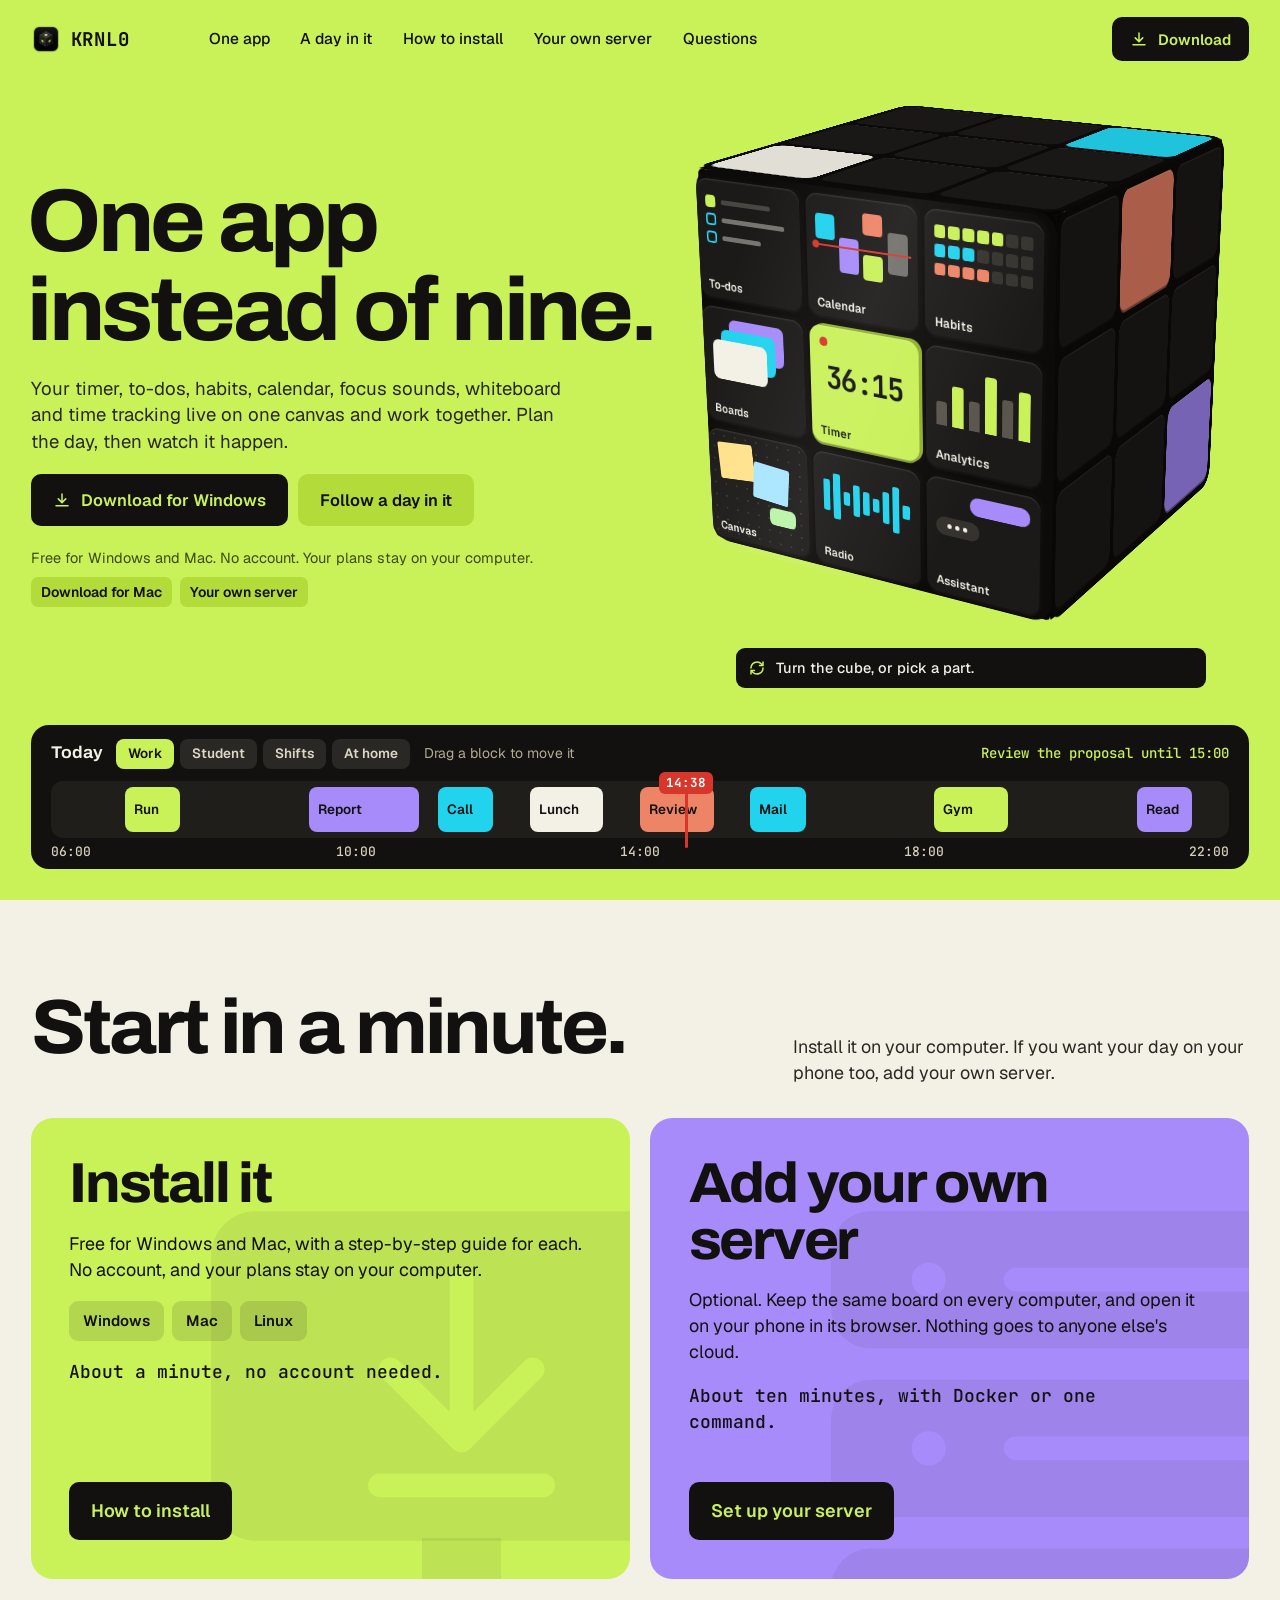
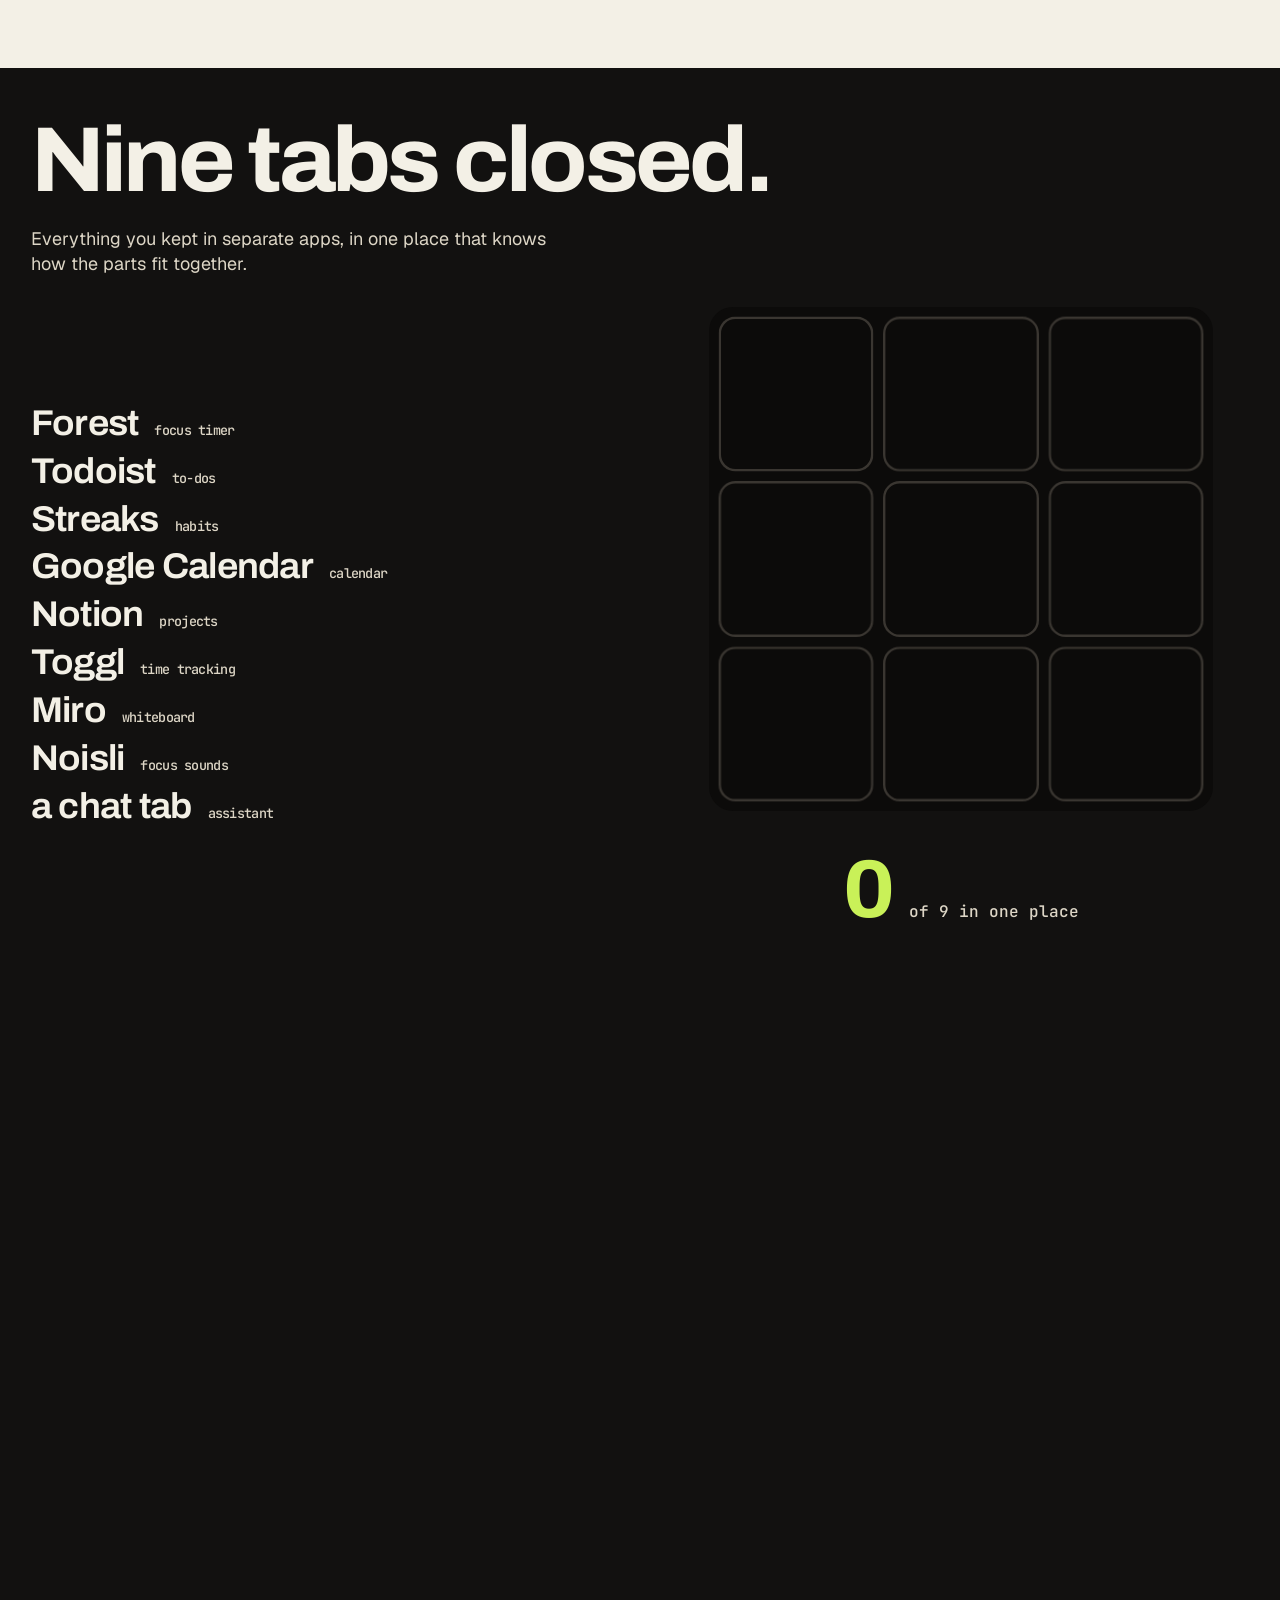
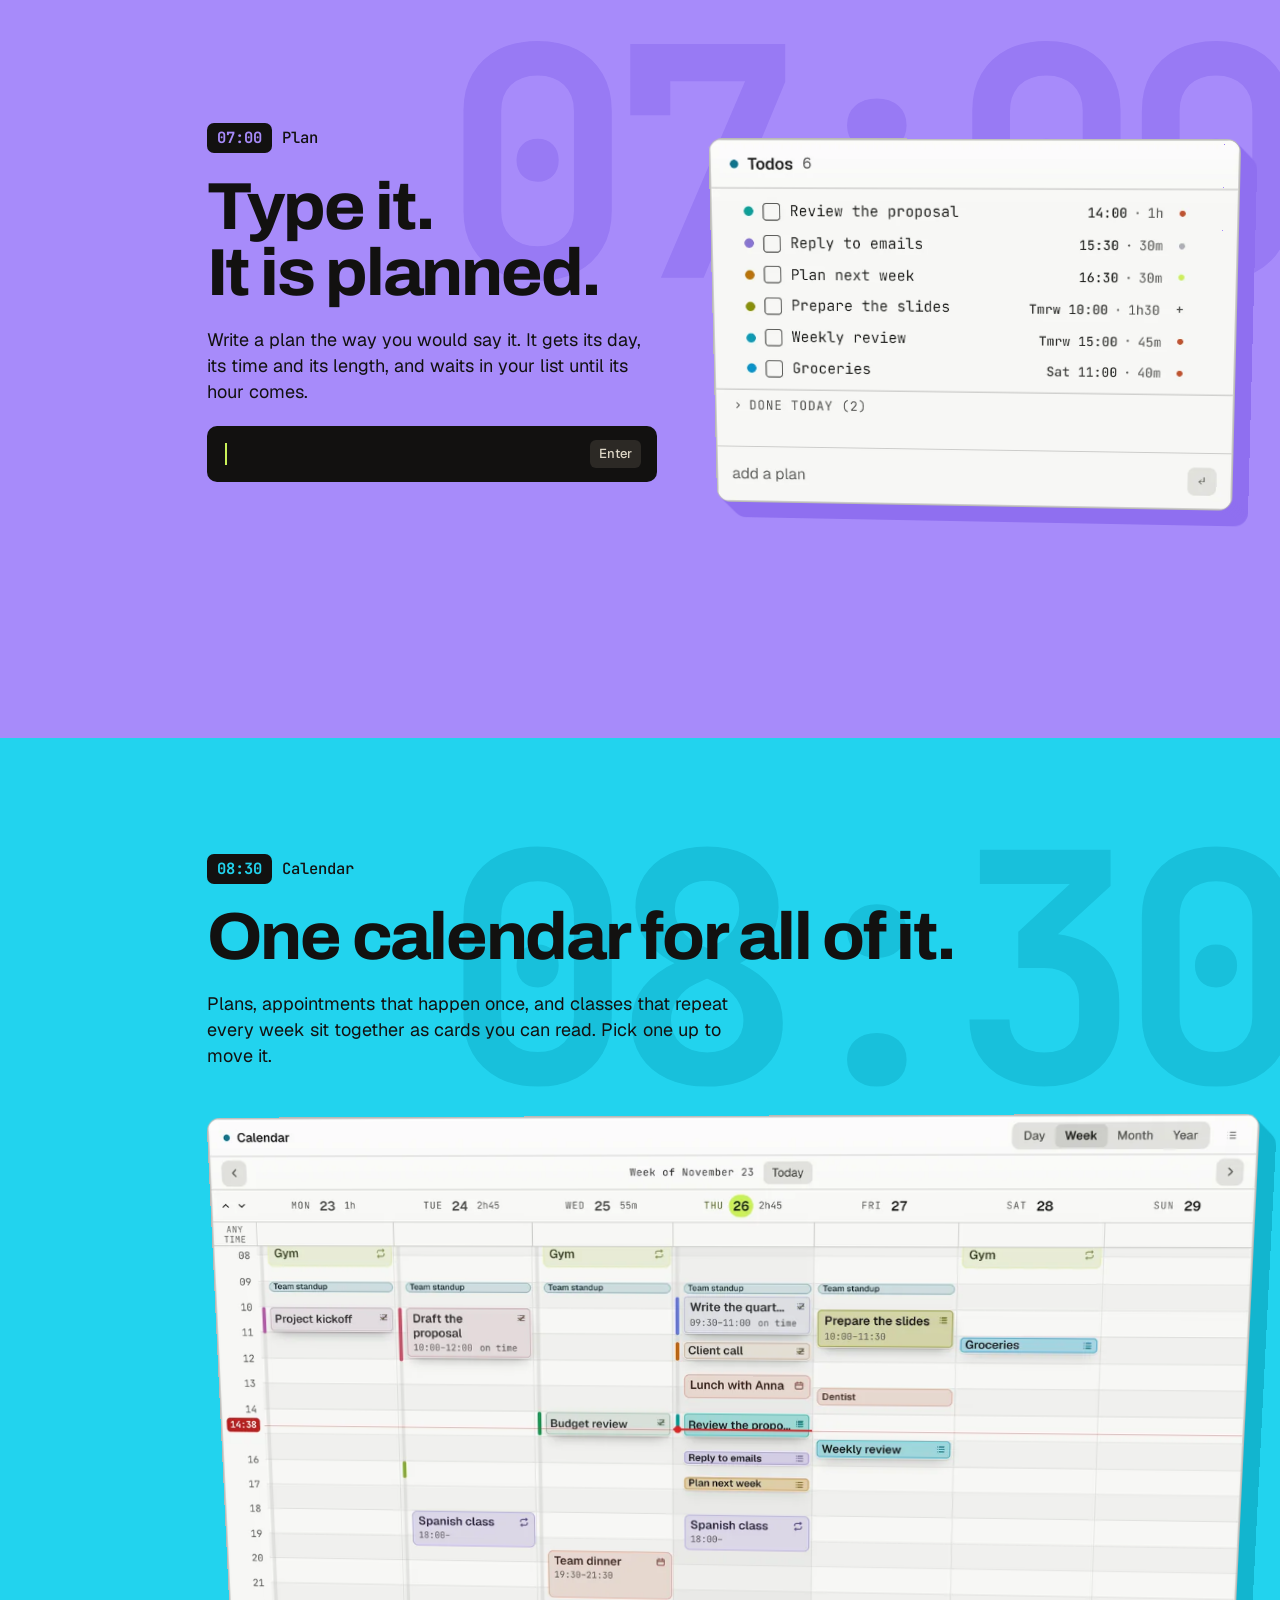
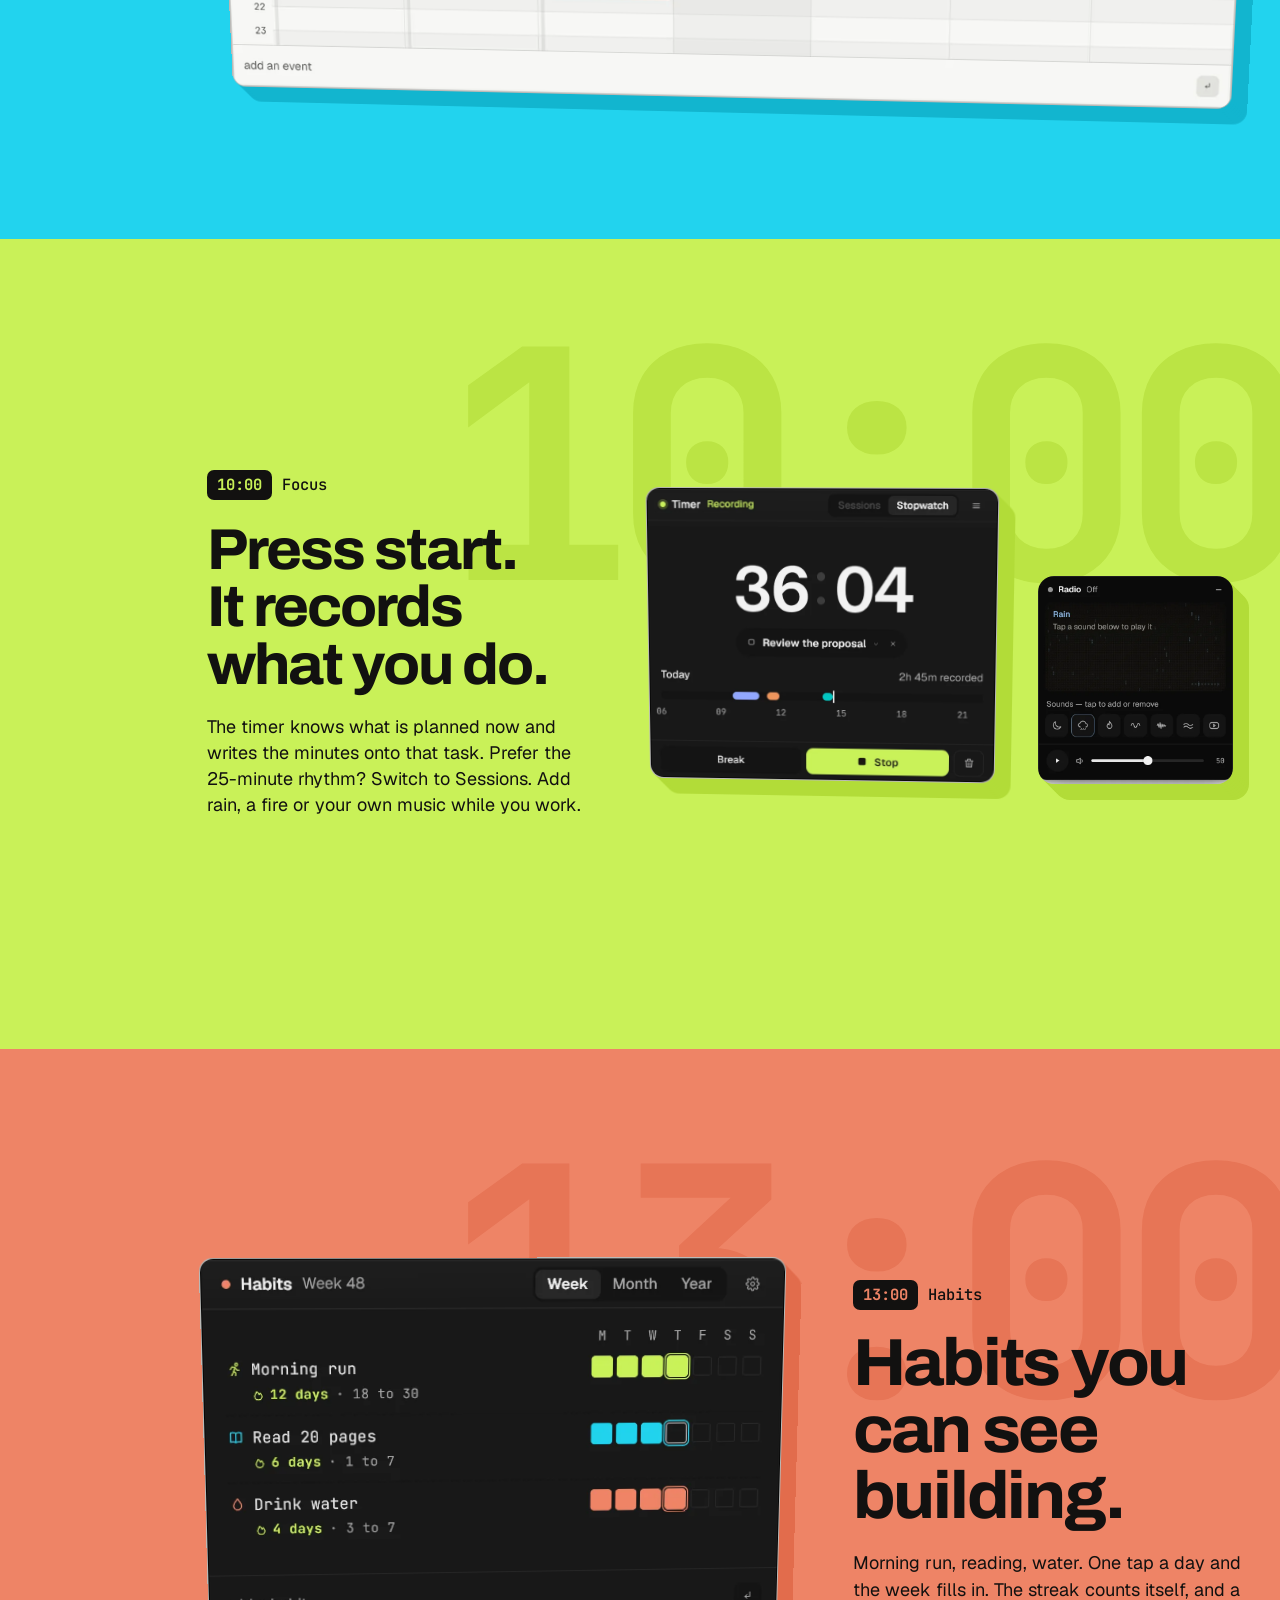
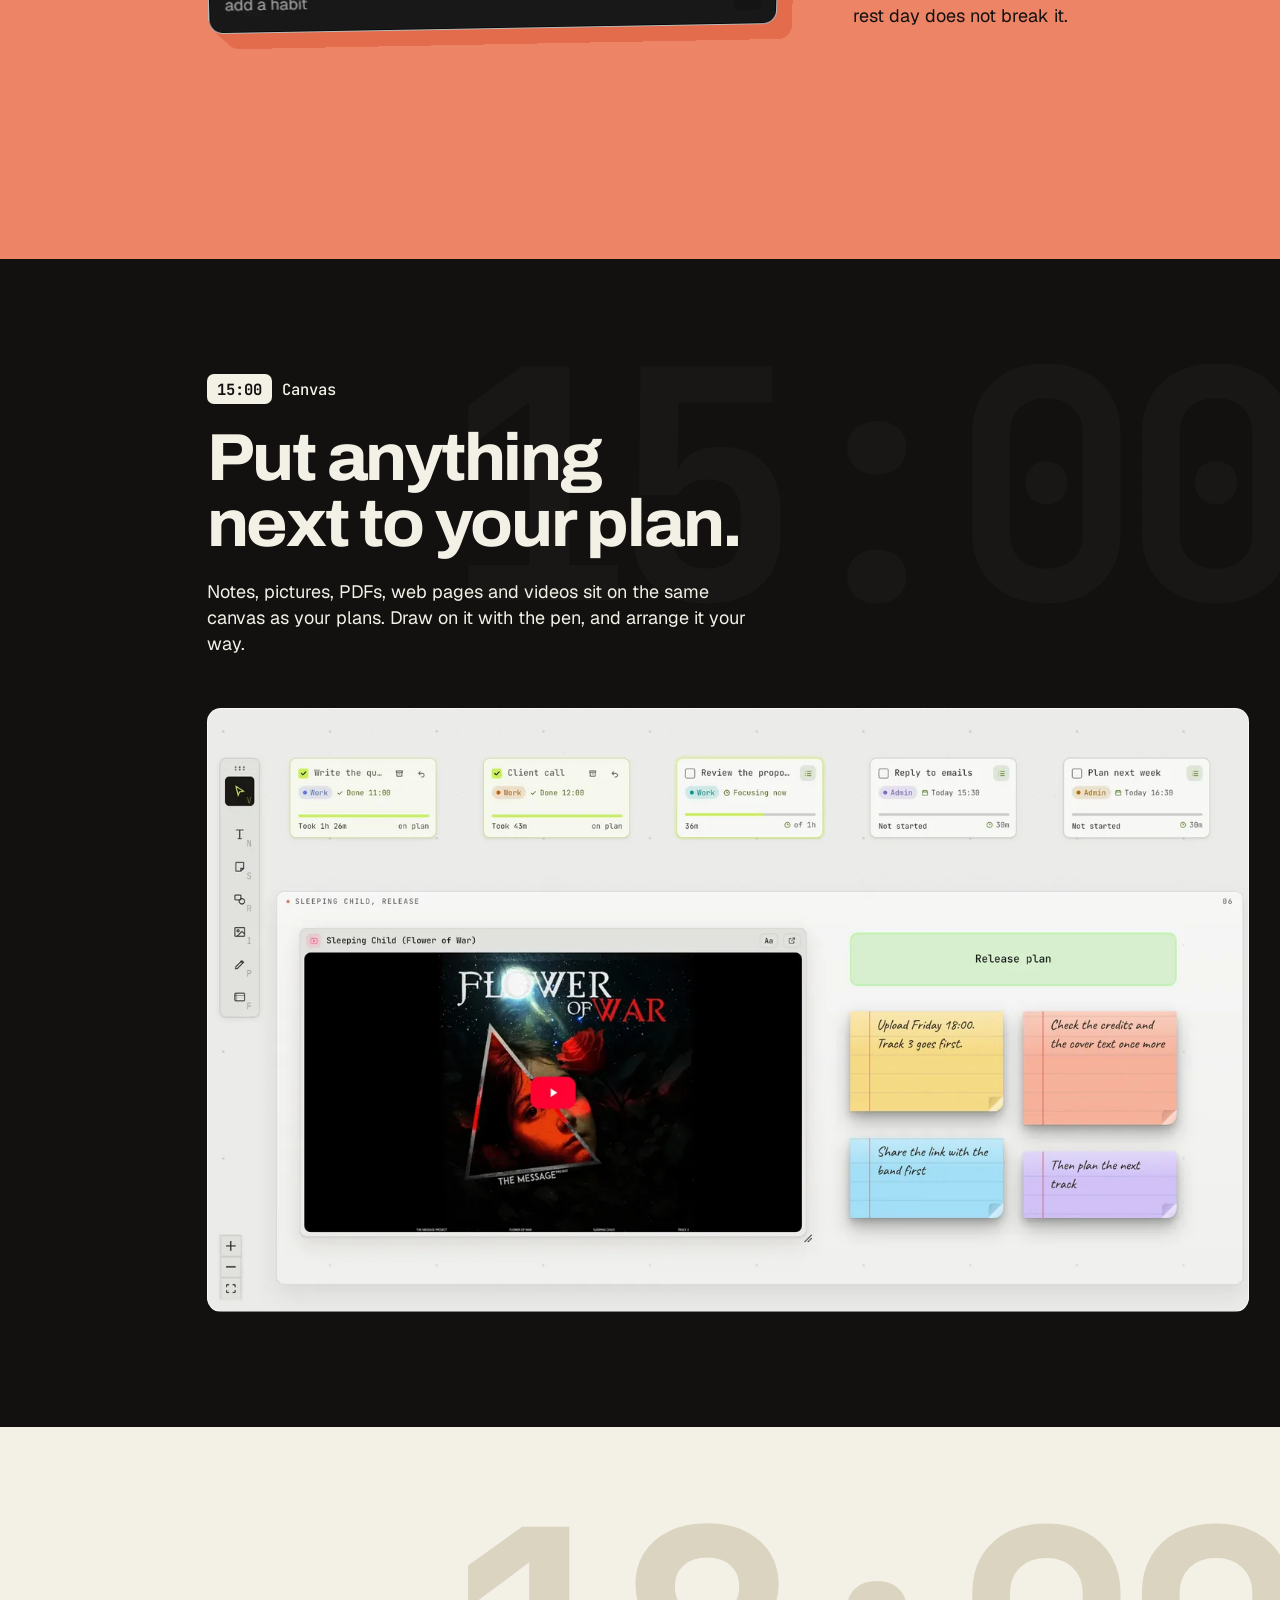
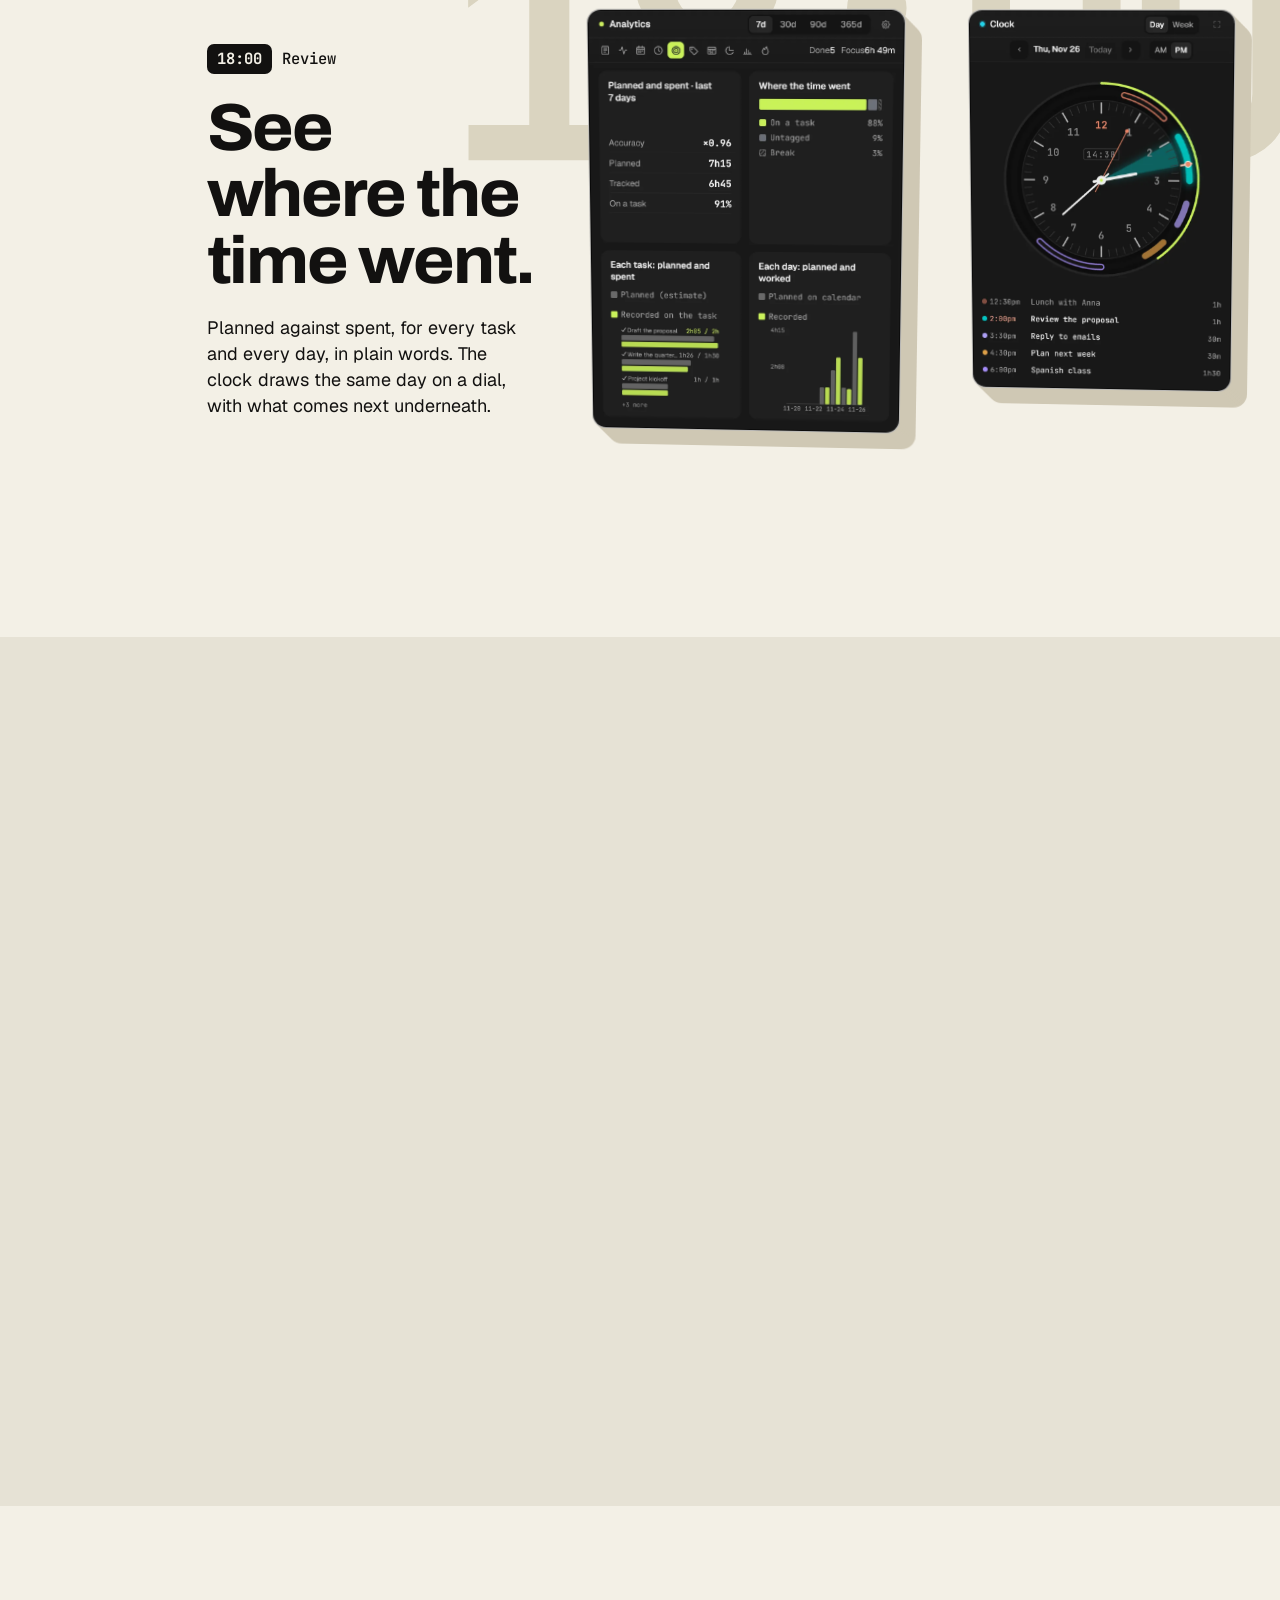
<file: index.html>
<!doctype html>
<html lang="en">
<head>
<meta charset="utf-8">
<meta name="viewport" content="width=device-width, initial-scale=1">
<title>KRNL0: your whole day on one canvas</title>
<meta name="description" content="KRNL0 puts your timer, to-do list, habits, calendar, clock, focus sounds and time analytics on one canvas, working together. Free, no account, and your plans stay on your computer.">
<link rel="icon" href="assets/krnl0-logo-128.png">
<meta name="theme-color" content="#c9f158">
<meta name="color-scheme" content="light">
<meta name="author" content="theMindDeveloper">
<meta property="og:type" content="website">
<meta property="og:url" content="https://krnl0.com/">
<link rel="canonical" href="https://krnl0.com/">
<meta property="og:site_name" content="KRNL0">
<meta property="og:title" content="KRNL0: your whole day on one canvas">
<meta property="og:description" content="Timer, to-dos, habits, calendar, clock, focus sounds and analytics in one app, working together. Free, no account, and your plans stay on your computer.">
<meta property="og:image" content="https://krnl0.com/assets/og-3.jpg">
<meta property="og:image:width" content="1200">
<meta property="og:image:height" content="630">
<meta property="og:image:alt" content="KRNL0: plan the day, watch it happen. Timer, to-dos, habits, calendar, clock, radio and analytics on one canvas">
<meta name="twitter:card" content="summary_large_image">
<meta name="twitter:title" content="KRNL0: your whole day on one canvas">
<meta name="twitter:description" content="Timer, to-dos, habits, calendar and clock in one app. Free, no account, private.">
<meta name="twitter:image" content="https://krnl0.com/assets/og-3.jpg">
<meta http-equiv="Content-Security-Policy" content="default-src 'self'; script-src 'self' 'unsafe-inline'; style-src 'self' 'unsafe-inline'; font-src 'self' data:; img-src 'self' data: blob:; media-src 'self' blob:; frame-src 'self'; connect-src 'self' https://api.github.com; object-src 'none'; base-uri 'self'; form-action 'none'">
<meta name="referrer" content="strict-origin-when-cross-origin">
<link rel="apple-touch-icon" href="assets/krnl0-logo-180.png">

<link rel="preload" href="assets/fonts/archivo-latin.woff2" as="font" type="font/woff2" crossorigin>
<link rel="preload" href="assets/fonts/geist-latin.woff2" as="font" type="font/woff2" crossorigin>
<link rel="stylesheet" href="site.css?v=d5a4dc9a04">
<script>document.documentElement.classList.add('js')</script>
<script type="application/ld+json">{"@context":"https://schema.org","@type":"SoftwareApplication","name":"KRNL0","applicationCategory":"ProductivityApplication","operatingSystem":"Windows, macOS, Linux","offers":{"@type":"Offer","price":"0","priceCurrency":"EUR"},"description":"Timer, to-dos, habits, calendar, clock, focus sounds and analytics on one canvas, working together. Free, no account, and your plans stay on your computer.","author":{"@type":"Person","name":"theMindDeveloper","url":"https://github.com/theMindDeveloper"},"downloadUrl":"https://github.com/theMindDeveloper/krnl0/releases/latest","softwareVersion":"0.17.2"}</script>
</head>
<body>
<a class="skip" href="#main">Skip to content</a>

<header class="nav" id="top">
  <a class="brand" href="#top" aria-label="KRNL0, back to the top"><img src="assets/krnl0-logo-128.png" width="30" height="30" alt=""><span>KRNL0</span></a>
  <nav class="nav-links" aria-label="Main">
    <a href="#replaces">One app</a>
    <a href="#day">A day in it</a>
    <a href="download.html">How to install</a>
    <a href="server.html">Your own server</a>
    <a href="#faq">Questions</a>
  </nav>
  <button type="button" class="nav-menu" aria-label="More links" aria-expanded="false" aria-controls="nav-sheet"><svg viewBox="0 0 24 24" aria-hidden="true"><circle cx="5" cy="12" r="2"/><circle cx="12" cy="12" r="2"/><circle cx="19" cy="12" r="2"/></svg></button>
  <a class="btn btn-sm" href="download.html"><svg class="ico" viewBox="0 0 24 24" aria-hidden="true"><path d="M12 4v11M7 10.5l5 5 5-5M4 19.5h16"/></svg>Download</a>
  <div class="nav-sheet" id="nav-sheet" hidden>
    <a href="#replaces">One app</a>
    <a href="#day">A day in it</a>
    <a href="download.html">How to install</a>
    <a href="server.html">Your own server</a>
    <a href="#faq">Questions</a>
    <a href="privacy.html">Privacy</a>
  </div>
</header>

<main id="main">

<!-- ═══ HERO: the cube of nine apps, and a day you can drag ═══ -->
<section class="hero" aria-labelledby="title">
  <div class="hero-main">
    <div class="hero-copy">
      <h1 id="title" class="lines"><span class="line"><span data-line style="--i:0">One app</span></span> <span class="line"><span data-line style="--i:1">instead of nine.</span></span></h1>
      <p class="lead" data-load style="--d:420ms"><span class="lead-long">Your timer, to-dos, habits, calendar, focus sounds, whiteboard and time tracking live on one canvas and work together. Plan the day, then watch it happen.</span><span class="lead-short">Timer, to-dos, habits and calendar, together on one canvas.</span></p>
      <div class="actions" data-load style="--d:500ms">
        <a class="btn" data-dl href="https://github.com/theMindDeveloper/krnl0/releases/latest"><svg class="ico" viewBox="0 0 24 24" aria-hidden="true"><path d="M12 4v11M7 10.5l5 5 5-5M4 19.5h16"/></svg>Download for Windows</a>
        <a class="btn btn-onacid" href="#day">Follow a day in it</a>
      </div>
      <p class="meta" data-load style="--d:560ms">Free for Windows and Mac. No account. Your plans stay on your computer.<span class="meta-links"><a class="chip-link" href="download.html#mac">Download for Mac</a><a class="chip-link" href="server.html">Your own server</a></span></p>
    </div>

    <div class="cube-col">
      <div class="cube-scene" id="cube-scene">
        <div class="cube-floor" aria-hidden="true"></div>
        <div class="cube" id="cube" role="group" aria-label="The nine parts of KRNL0 on one cube. Drag to turn it, or pick a part.">
          <div class="face f-front">
            <a class="t t-todo" href="#plan" data-tile="todo" data-say="To-dos: every plan has its day, its time and its length"><span class="row done"><i></i><b style="width:58%"></b></span><span class="row tick"><i></i><b style="width:74%"></b></span><span class="row"><i></i><b style="width:46%"></b></span><em>To-dos</em></a>
            <a class="t t-cal" href="#calendar" data-tile="cal" data-say="Calendar: plans, events and classes on one calendar"><span class="grid"><i class="b1"></i><i class="b2"></i><i class="b3"></i><i class="b4"></i><i class="b5"></i><u></u></span><em>Calendar</em></a>
            <a class="t t-habit" href="#habits" data-tile="habit" data-say="Habits: one tap a day, and the streak counts itself"><span class="sq a"><i class="on"></i><i class="on"></i><i class="on"></i><i class="on"></i><i class="on"></i><i class="pop"></i><i></i></span><span class="sq c"><i class="on"></i><i class="on"></i><i class="on"></i><i class="pop"></i><i></i><i></i><i></i></span><span class="sq r"><i class="on"></i><i class="on"></i><i class="on"></i><i class="on"></i><i class="pop"></i><i></i><i></i></span><em>Habits</em></a>
            <a class="t t-boards" href="#canvas" data-tile="boards" data-say="Boards: one board per project, each with its own plans"><span class="stack"><i></i><i></i><i></i></span><em>Boards</em></a>
            <a class="t t-timer" href="#focus" data-tile="timer" data-say="Timer: it records what you are doing, minute by minute"><span class="rec"></span><strong class="digits" data-digits>36:12</strong><em>Timer</em></a>
            <a class="t t-stats" href="#review" data-tile="stats" data-say="Analytics: planned against spent, in plain words"><span class="bars"><i style="--h:38%"></i><i style="--h:64%"></i><i style="--h:46%"></i><i style="--h:88%"></i><i style="--h:58%"></i><i style="--h:74%"></i></span><em>Analytics</em></a>
            <a class="t t-canvas" href="#canvas" data-tile="canvas" data-say="Canvas: notes, pictures and files next to your plans"><span class="note n1"></span><span class="note n2"></span><span class="note n3"></span><em>Canvas</em></a>
            <a class="t t-radio" href="#focus" data-tile="radio" data-say="Radio: rain, fire or your own music while you work"><span class="wave"><i></i><i></i><i></i><i></i><i></i><i></i><i></i><i></i><i></i></span><em>Radio</em></a>
            <a class="t t-ask" href="#faq" data-tile="ask" data-say="Assistant: ask in plain words, if you like"><span class="bub you"></span><span class="bub it"><i></i><i></i><i></i></span><em>Assistant</em></a>
          </div>
          <div class="face f-top" aria-hidden="true"><i></i><i></i><i class="k-cyan"></i><i></i><i></i><i></i><i class="k-paper"></i><i></i><i></i></div>
          <div class="face f-right" aria-hidden="true"><i></i><i class="k-rust"></i><i></i><i></i><i></i><i></i><i></i><i></i><i class="k-purple"></i></div>
          <div class="face f-left" aria-hidden="true"><i class="k-purple"></i><i></i><i></i><i></i><i class="k-acid"></i><i></i><i></i><i></i><i class="k-cyan"></i></div>
          <div class="face f-back" aria-hidden="true"><i></i><i class="k-cyan"></i><i></i><b class="wm">KRNL0</b><b class="ver">Version <span data-krnl-v>0.17.2</span></b><i class="k-rust"></i></div>
          <div class="face f-bottom" aria-hidden="true"><i></i><i></i><i></i><i class="k-rust"></i><i></i><i class="k-paper"></i><i></i><i></i><i></i></div>
          <div class="core" aria-hidden="true"><i></i><i></i><i></i><i></i><i></i><i></i><b></b><b></b><b></b><b></b><b></b><b></b><b></b><b></b></div>
        </div>
      </div>
      <p class="cube-say" id="cube-say" aria-live="off"><svg viewBox="0 0 24 24" aria-hidden="true"><path d="M4 12a8 8 0 0 1 13.7-5.6L20 8.6M20 4v4.6h-4.6M20 12a8 8 0 0 1-13.7 5.6L4 15.4M4 20v-4.6h4.6"/></svg><span>Turn the cube, or pick a part.</span></p>
    </div>
  </div>

  <div class="strip" id="strip" data-load style="--d:640ms">
    <div class="strip-head"><b>Today</b><div class="strip-set" role="group" aria-label="Show a different day"><button type="button" data-set="work" aria-pressed="true">Work</button><button type="button" data-set="student" aria-pressed="false">Student</button><button type="button" data-set="shifts" aria-pressed="false">Shifts</button><button type="button" data-set="home" aria-pressed="false">At home</button></div><span class="strip-hint">Drag a block to move it</span><output class="strip-out" id="strip-out">Review the proposal, 14:00 to 15:00</output></div>
    <div class="strip-pan"><div class="strip-in">
    <div class="strip-track" id="strip-track">
      <button type="button" class="blk" data-s="7" data-e="7.75" style="--s:7;--e:7.75;--c:var(--acid)" data-n="Run">Run</button>
      <button type="button" class="blk" data-s="9.5" data-e="11" style="--s:9.5;--e:11;--c:var(--purple)" data-n="Quarterly report">Report</button>
      <button type="button" class="blk" data-s="11.25" data-e="12" style="--s:11.25;--e:12;--c:var(--cyan)" data-n="Client call">Call</button>
      <button type="button" class="blk" data-s="12.5" data-e="13.5" style="--s:12.5;--e:13.5;--c:var(--paper)" data-n="Lunch with Anna">Lunch</button>
      <button type="button" class="blk" data-s="14" data-e="15" style="--s:14;--e:15;--c:var(--rust)" data-n="Review the proposal">Review</button>
      <button type="button" class="blk" data-s="15.5" data-e="16.25" style="--s:15.5;--e:16.25;--c:var(--cyan)" data-n="Emails">Mail</button>
      <button type="button" class="blk" data-s="18" data-e="19" style="--s:18;--e:19;--c:var(--acid)" data-n="Gym">Gym</button>
      <button type="button" class="blk" data-s="20.75" data-e="21.5" style="--s:20.75;--e:21.5;--c:var(--purple)" data-n="Read">Read</button>
      <b class="strip-now" id="strip-now" aria-hidden="true">now</b>
    </div>
    <div class="strip-scale" aria-hidden="true"><span>06:00</span><span>10:00</span><span>14:00</span><span>18:00</span><span>22:00</span></div>
    </div></div>
    <p class="strip-note">Drag a block, or swipe to see the whole day.</p>
  </div>
</section>

<!-- ═══ TWO WAYS TO START ═══ -->
<section class="start" id="start" aria-labelledby="start-h">
  <div class="start-head">
    <h2 id="start-h">Start in a minute.</h2>
    <p>Install it on your computer. If you want your day on your phone too, add your own server.</p>
  </div>
  <div class="start-cards">
    <article class="start-card c1">
      <svg class="start-art art-install" viewBox="0 0 400 380" aria-hidden="true" focusable="false">
        <rect x="10" y="10" width="380" height="250" rx="34"/>
        <rect x="170" y="258" width="60" height="56" />
        <rect x="100" y="306" width="200" height="30" rx="15"/>
        <path class="art-cut" d="M200 62v122M146 130l54 54 54-54M138 218h124"/>
      </svg>
      <h3>Install it</h3>
      <p>Free for Windows and Mac, with a step-by-step guide for each. No account, and your plans stay on your computer.</p>
      <div class="start-chips"><a href="download.html#windows">Windows</a><a href="download.html#mac">Mac</a><a href="download.html#linux">Linux</a></div>
      <p class="start-time">About a minute, no account needed.</p>
      <a class="btn" href="download.html">How to install</a>
    </article>
    <article class="start-card c2">
      <svg class="start-art art-server" viewBox="0 0 400 380" aria-hidden="true" focusable="false">
        <rect x="10" y="10" width="380" height="104" rx="30"/>
        <rect x="10" y="138" width="380" height="104" rx="30"/>
        <rect x="10" y="266" width="380" height="104" rx="30"/>
        <g class="art-cut"><path d="M150 62h190M150 190h190M150 318h190"/><circle class="art-dot" cx="84" cy="62" r="13"/><circle class="art-dot" cx="84" cy="190" r="13"/><circle class="art-dot" cx="84" cy="318" r="13"/></g>
      </svg>
      <h3>Add your own server</h3>
      <p>Optional. Keep the same board on every computer, and open it on your phone in its browser. Nothing goes to anyone else's cloud.</p>
      <p class="start-time">About ten minutes, with Docker or one command.</p>
      <a class="btn" href="server.html">Set up your server</a>
    </article>
  </div>
</section>

<!-- ═══ ONE APP INSTEAD OF NINE ═══ -->
<section class="nine" id="replaces" aria-labelledby="nine-h">
  <div class="nine-pin">
    <div class="nine-head">
      <h2 id="nine-h">Nine tabs closed.</h2>
      <p>Everything you kept in separate apps, in one place that knows how the parts fit together.</p>
    </div>
    <div class="nine-cols">
      <ol class="was" aria-label="Apps you may be using today">
        <li><s>Forest</s><span>focus timer</span></li>
        <li><s>Todoist</s><span>to-dos</span></li>
        <li><s>Streaks</s><span>habits</span></li>
        <li><s>Google Calendar</s><span>calendar</span></li>
        <li><s>Notion</s><span>projects</span></li>
        <li><s>Toggl</s><span>time tracking</span></li>
        <li><s>Miro</s><span>whiteboard</span></li>
        <li><s>Noisli</s><span>focus sounds</span></li>
        <li><s>a chat tab</s><span>assistant</span></li>
      </ol>
      <div class="one">
        <div class="grid9-fit fit" style="--w:420;--h:420">
          <ul class="grid9" aria-label="The parts of KRNL0">
            <li data-tile="todo" data-k="1">To-dos</li>
            <li data-tile="cal" data-k="3">Calendar</li>
            <li data-tile="habit" data-k="2">Habits</li>
            <li data-tile="boards" data-k="4">Boards</li>
            <li data-tile="timer" data-k="0">Timer</li>
            <li data-tile="stats" data-k="5">Analytics</li>
            <li data-tile="canvas" data-k="6">Canvas</li>
            <li data-tile="radio" data-k="7">Radio</li>
            <li data-tile="ask" data-k="8">Assistant</li>
          </ul>
        </div>
        <p class="one-foot"><b class="one-n">9</b> of 9 in one place</p>
      </div>
    </div>
  </div>
</section>

<!-- ═══ A DAY IN IT ═══ -->
<section class="day" id="day" aria-label="A day in KRNL0">
  <aside class="rail off" aria-hidden="true">
    <div class="rail-in">
      <ol>
        <li data-t="07:00">Plan</li>
        <li data-t="08:30">Calendar</li>
        <li data-t="10:00">Focus</li>
        <li data-t="13:00">Habits</li>
        <li data-t="15:00">Canvas</li>
        <li data-t="18:00">Review</li>
      </ol>
      <b class="rail-now">07:00</b>
    </div>
  </aside>

  <article class="ch ch-plan" id="plan" data-time="07:00" data-end="08:30" style="--field:var(--purple);--deep:#8F6FF0;--on:var(--ink)">
    <p class="ch-big" aria-hidden="true">07:00</p>
    <div class="ch-grid split">
      <div class="ch-copy">
        <p class="ch-time"><b>07:00</b> Plan</p>
        <h2 data-rise>Type it.<br>It is planned.</h2>
        <p data-rise>Write a plan the way you would say it. It gets its day, its time and its length, and waits in your list until its hour comes.</p>
        <div class="typer" data-typer data-rise role="img" aria-label="An example: typing Gym tomorrow 18:00 1h adds a plan called Gym, tomorrow at 18:00, for one hour">
          <div class="typer-bar"><span class="typer-text">Gym tomorrow 18:00 1h</span><i class="typer-caret"></i><kbd>Enter</kbd></div>
          <div class="typer-card is-on"><b class="tc-name">Gym</b><span class="tc-chip tc-day">Tomorrow</span><span class="tc-chip tc-time">18:00</span><span class="tc-chip tc-len">1h</span></div>
        </div>
      </div>
      <div class="ch-media" data-settle>
        <div class="depth"><div class="win"><div class="live fit" style="--w:440;--h:311"><img src="assets/live/todo-light.webp" alt="The KRNL0 To-dos list: three plans left today, each with its time and length" width="520" height="440" loading="lazy"><iframe data-src="app/index.html?solo=todo&amp;theme=light" title="The real KRNL0 To-dos. Type a plan into its field." width="520" height="440"></iframe></div></div></div>
      </div>
    </div>
  </article>

  <article class="ch ch-cal" id="calendar" data-time="08:30" data-end="10:00" style="--field:var(--cyan);--deep:#12B5CF;--on:var(--ink)">
    <p class="ch-big" aria-hidden="true">08:30</p>
    <div class="ch-grid wide">
      <div class="ch-copy row">
        <div>
          <p class="ch-time"><b>08:30</b> Calendar</p>
          <h2 data-rise>One calendar for all of it.</h2>
        </div>
        <p data-rise>Plans, appointments that happen once, and classes that repeat every week sit together as cards you can read. Pick one up to move it.</p>
      </div>
      <div class="ch-media" data-settle>
        <div class="depth"><div class="win"><div class="live fit pan" style="--w:1120;--h:640"><img src="assets/live/calendar-light.webp" alt="The KRNL0 Calendar in week view: plans, a dentist appointment, a team dinner, standups and a Spanish class that repeat" width="1120" height="640" loading="lazy"><iframe data-src="app/index.html?solo=calendar&amp;theme=light" title="The real KRNL0 Calendar" width="1120" height="640"></iframe></div></div></div>
      </div>
    </div>
  </article>

  <article class="ch ch-focus" id="focus" data-time="10:00" data-end="13:00" style="--field:var(--acid);--deep:#B2DC38;--on:var(--ink)">
    <p class="ch-big" aria-hidden="true">10:00</p>
    <div class="ch-grid duo">
      <div class="ch-copy">
        <p class="ch-time"><b>10:00</b> Focus</p>
        <h2 data-rise>Press start. It records what you do.</h2>
        <p data-rise>The timer knows what is planned now and writes the minutes onto that task. Prefer the 25-minute rhythm? Switch to Sessions. Add rain, a fire or your own music while you work.</p>
      </div>
      <div class="ch-media pair" data-settle>
        <div class="depth"><div class="win"><div class="live fit" style="--w:440;--h:372"><img src="assets/live/pomo-dark.webp" alt="The KRNL0 Timer recording 36 minutes on the task Review the proposal" width="520" height="440" loading="lazy"><iframe data-src="app/index.html?solo=pomo" title="The real KRNL0 Timer, recording" width="520" height="440"></iframe></div></div></div>
        <div class="radio-slot"><div class="live fit" style="--w:300;--h:320"><img src="assets/live/radio.webp" alt="The KRNL0 Ambient Radio: rain, fire, synth, noise or a YouTube link" width="300" height="320" loading="lazy"><iframe data-src="app/index.html?solo=radio&amp;fit=1" title="The real KRNL0 Ambient Radio. Pick a sound and press play." width="300" height="320" allow="autoplay"></iframe></div></div>
      </div>
    </div>
  </article>

  <article class="ch ch-habit" id="habits" data-time="13:00" data-end="15:00" style="--field:var(--rust);--deep:#E26C4C;--on:var(--ink)">
    <p class="ch-big" aria-hidden="true">13:00</p>
    <div class="ch-grid split flip">
      <div class="ch-media" data-settle>
        <div class="depth"><div class="win"><div class="live fit" style="--w:480;--h:310"><img src="assets/live/habit-dark.webp" alt="The KRNL0 Habits window: Morning run on a 12-day streak, Read 20 pages, Drink water" width="560" height="400" loading="lazy"><iframe data-src="app/index.html?solo=habit" title="The real KRNL0 Habits. Tick today's square." width="560" height="400"></iframe></div></div></div>
      </div>
      <div class="ch-copy">
        <p class="ch-time"><b>13:00</b> Habits</p>
        <h2 data-rise>Habits you can see building.</h2>
        <p data-rise>Morning run, reading, water. One tap a day and the week fills in. The streak counts itself, and a rest day does not break it.</p>
      </div>
    </div>
  </article>

  <article class="ch ch-canvas" id="canvas" data-time="15:00" data-end="18:00" data-ink="light" style="--field:var(--ink);--deep:#1D1B19;--on:var(--paper)">
    <p class="ch-big" aria-hidden="true">15:00</p>
    <div class="ch-grid wide">
      <div class="ch-copy row">
        <div>
          <p class="ch-time"><b>15:00</b> Canvas</p>
          <h2 data-rise>Put anything next to your plan.</h2>
        </div>
        <p data-rise>Notes, pictures, PDFs, web pages and videos sit on the same canvas as your plans. Draw on it with the pen, and arrange it your way.</p>
      </div>
      <div class="ch-media" data-open>
        <div class="win"><div class="live fit pan" style="--w:1280;--h:740"><img src="assets/live/canvas-light.webp" alt="The KRNL0 canvas: today's plan cards in a row, and under them one project in a frame: the album cover, the song as a playing video, and notes" width="1280" height="740" loading="lazy"><iframe data-src="app/index.html?solo=canvas&amp;theme=light" title="The real KRNL0 canvas. Drag a note." width="1280" height="740"></iframe></div></div>
      </div>
    </div>
  </article>

  <article class="ch ch-review" id="review" data-time="18:00" data-end="22:00" style="--field:var(--paper);--deep:#E4DFD0;--on:var(--ink)">
    <p class="ch-big" aria-hidden="true">18:00</p>
    <div class="ch-grid trio">
      <div class="ch-copy">
        <p class="ch-time"><b>18:00</b> Review</p>
        <h2 data-rise>See where the time went.</h2>
        <p data-rise>Planned against spent, for every task and every day, in plain words. The clock draws the same day on a dial, with what comes next underneath.</p>
      </div>
      <div class="ch-media" data-settle>
        <div class="depth"><div class="win"><div class="live fit" style="--w:460;--h:625"><img src="assets/live/analytics-dark.webp" alt="KRNL0 Analytics: planned and spent time for the last seven days, and where the time went" width="560" height="760" loading="lazy"><iframe data-src="app/index.html?solo=analytics" title="The real KRNL0 Analytics" width="560" height="760"></iframe></div></div></div>
      </div>
      <div class="ch-media" data-settle>
        <div class="depth"><div class="win"><div class="live fit" style="--w:400;--h:583"><img src="assets/live/clock-dark.webp" alt="The KRNL0 Clock: the day's plans around a clock face" width="480" height="700" loading="lazy"><iframe data-src="app/index.html?solo=clock" title="The real KRNL0 Clock" width="480" height="700"></iframe></div></div></div>
      </div>
    </div>
  </article>
</section>

<!-- ═══ ON YOUR PHONE ═══ -->
<section class="phone" id="phone" aria-labelledby="phone-h">
  <div class="phone-copy">
    <h2 id="phone-h" data-rise>Your day, on your phone too.</h2>
    <p data-rise>Keep your boards in step with a small server you run at home. Every computer you connect shows the same day, and your phone opens it in its browser. Nothing goes to anyone else's cloud.</p>
    <a class="btn" href="server.html" data-rise>Set up your server</a>
  </div>
  <figure class="phone-pics" data-settle>
    <img src="assets/stills/srv-phone-today.webp" width="390" height="844" loading="lazy" alt="KRNL0 on a phone: Today, with the timer, the next plan and the habits">
    <img src="assets/stills/srv-ipad.webp" width="1024" height="768" loading="lazy" alt="KRNL0 on a tablet: Today in two columns with a side rail">
  </figure>
</section>

<!-- ═══ NEW ═══ -->
<section class="news" id="new" aria-labelledby="new-h">
  <div class="news-head">
    <p class="ver-chip" data-rise>v<span data-krnl-v>0.17.2</span></p>
    <h2 id="new-h" data-rise>What's new</h2>
    <p data-rise>Drag to add your time, name any time you spent, and pick your own colour.</p>
    <a class="btn btn-quiet" href="https://github.com/theMindDeveloper/krnl0/releases/latest" data-rise>All the release notes</a>
  </div>
  <ul class="news-list">
    <li data-rise><b>Hold, then drag</b><span>On an iPad or a phone, hold a plan still for a moment and drag it to a new time. A quick swipe still scrolls.</span></li>
    <li data-rise><b>Your phone on its side</b><span>On your KRNL0 server, turn the phone sideways and it becomes a small dock: two windows you choose side by side, and the timer in the corner.</span></li>
    <li data-rise><b>Drag to add your time</b><span>Drag across empty hours on the Calendar, or round the Clock. Time that has passed asks what it was and logs it. Time ahead becomes a task, an event or something that repeats.</span></li>
    <li data-rise><b>Name any time you spent</b><span>A game, a call, a walk: past time takes any name, not only a task. Names you used come back as you type, even from their first letters.</span></li>
    <li data-rise><b>Your colour</b><span>Pick one of eight accent colours, or type your own. KRNL0 keeps it readable.</span></li>
    <li data-rise><b>A smoother canvas</b><span>No lag when you start to move around, and sharp text while you zoom.</span></li>
    <li data-rise><b>One mode for everyone</b><span>Easy mode is gone: everyone gets the whole of KRNL0. New boards start with the stopwatch.</span></li>
    <li data-rise><b>Tidy by itself</b><span>A new card never lands on a window or on top of another card.</span></li>
    <li data-rise><b>Shown, not told</b><span>The Calendar, Clock and Timer tutorials show the new parts: Help, then Tutorials.</span></li>
  </ul>
</section>

<!-- ═══ QUESTIONS ═══ -->
<section class="faq" id="faq" aria-labelledby="faq-h">
  <div class="faq-head"><h2 id="faq-h" data-rise>Fair questions</h2><p data-rise>Not answered here?</p><a class="btn btn-ghost" href="https://github.com/theMindDeveloper/krnl0/issues" data-rise>Ask on GitHub</a><p class="faq-line" data-rise>Free for Windows. No account. Your plans stay on your computer.</p></div>
  <div class="faq-list">
    <details open><summary>Is it free?</summary><p>Yes. KRNL0 costs nothing: no subscription, no trial, no account. The code is public, so anyone can see how it works and use it, but not to build a competing product.</p></details>
    <details><summary>Does it need the internet?</summary><p>No. Everything is saved in one file on your own computer. No account, no tracking, no cloud. Close it, open it next week, and your day is exactly where you left it.</p></details>
    <details><summary>Which computers does it run on?</summary><p>Windows and Mac (Apple silicon, M1 and newer). On Windows KRNL0 updates itself; on a Mac it tells you when a new version is out. On Linux you can build it yourself from the source code on GitHub.</p></details>
    <details><summary>Can I use it on my phone?</summary><p>Yes, with your own KRNL0 server. It keeps your computers on the same board and opens it in your phone's browser. Setting one up takes about ten minutes, and the Server page shows how.</p></details>
    <details><summary>Do I need AI?</summary><p>No. Every part works on its own. If you use Claude, you can ask it to plan or move things for you, with your own Claude plan.</p></details>
    <details><summary>Can I change how it looks?</summary><p>Yes. Pick a style, Paper or Pro, choose a frame and your own accent colour, and switch between light and dark whenever you like.</p></details>
    <details><summary>Where is my data?</summary><p>Your whole board is one file in Documents/krnl0 on your computer. Copy it to back it up, or move it to another computer.</p></details>
    <details><summary>What happens to finished tasks?</summary><p>They move to a Done list, then to an Archive grouped by day. Nothing is deleted, and the time you spent stays in your analytics.</p></details>
    <details><summary>Is it only for students?</summary><p>No. It started as a university project, and it is for anyone who wants their day in one place: work, study, training, chores, all of it.</p></details>
  </div>
</section>

<!-- ═══ DOWNLOAD ═══ -->
<section class="cta" id="get" aria-labelledby="cta-h">
  <p class="ch-big" aria-hidden="true">22:00</p>
  <div class="done-strip" data-settle aria-hidden="true"><div class="rowb"><i style="--c:var(--ink);--f:1.4;--n:0"></i><i style="--c:var(--cyan);--f:1;--n:1"></i><i style="--c:var(--rust);--f:1.8;--n:2"></i><i style="--c:var(--purple);--f:1.2;--n:3"></i><i style="--c:var(--paper);--f:1;--n:4"></i><i style="--c:var(--ink);--f:1.5;--n:5"></i></div><b>Day done: 6 of 6 plans</b></div>
  <div class="cta-in">
    <p class="ch-time cta-time" data-rise><b>22:00</b> Day done</p>
    <h2 id="cta-h" data-rise>Your whole day, one canvas.</h2>
    <ol class="cta-steps" data-rise>
      <li>Download the installer</li>
      <li>Open KRNL0</li>
      <li>Drop your first plan on today</li>
    </ol>
    <div class="actions" data-rise>
      <a class="btn btn-acid" data-dl href="https://github.com/theMindDeveloper/krnl0/releases/latest"><svg class="ico" viewBox="0 0 24 24" aria-hidden="true"><path d="M12 4v11M7 10.5l5 5 5-5M4 19.5h16"/></svg>Download for Windows</a>
      <a class="btn btn-ghost" href="download.html">Other computers</a>
      <a class="btn btn-ghost" href="https://github.com/theMindDeveloper/krnl0">Source on GitHub</a>
    </div>
    <p class="cta-meta" data-rise>Free. Version <span data-krnl-v>0.17.2</span>. The Windows installer keeps itself up to date.</p>
  </div>
</section>

</main>

<footer class="foot" aria-labelledby="foot-h">
  <h2 id="foot-h" class="blocks" aria-label="KRNL0">
    <span class="b b1"><small>keep focus</small>K</span><span class="b b2"><small>routines</small>R</span><span class="b b3"><small>now</small>N</span><span class="b b4"><small>local</small>L</span><span class="b b5"><small>zero cost</small>0</span>
  </h2>
  <div class="foot-cols">
    <ul>
      <li><a href="#replaces">One app</a></li>
      <li><a href="#day">A day in it</a></li>
      <li><a href="#phone">On your phone</a></li>
      <li><a href="#new">New</a></li>
      <li><a href="#faq">Questions</a></li>
    </ul>
    <ul>
      <li><a href="download.html">Download and install</a></li>
      <li><a href="server.html">Your own server</a></li>
      <li><a href="privacy.html">Privacy</a></li>
      <li><a href="https://github.com/theMindDeveloper/krnl0">Source on GitHub</a></li>
      <li><a href="https://github.com/theMindDeveloper/krnl0/blob/main/CHANGELOG.md">Changelog</a></li>
      <li><a href="https://github.com/theMindDeveloper/krnl0/blob/main/LICENSE.md">Licence</a></li>
    </ul>
    <p class="foot-note">Built by theMindDeveloper. Free, and the source is public.<br>© 2026 KRNL0</p>
  </div>
</footer>

<div class="dock" id="dock"><button type="button" class="btn btn-acid" id="dock-send">Send to my computer</button></div>

<script src="site.js?v=8fa2412937" defer></script>
</body>
</html>
</file>
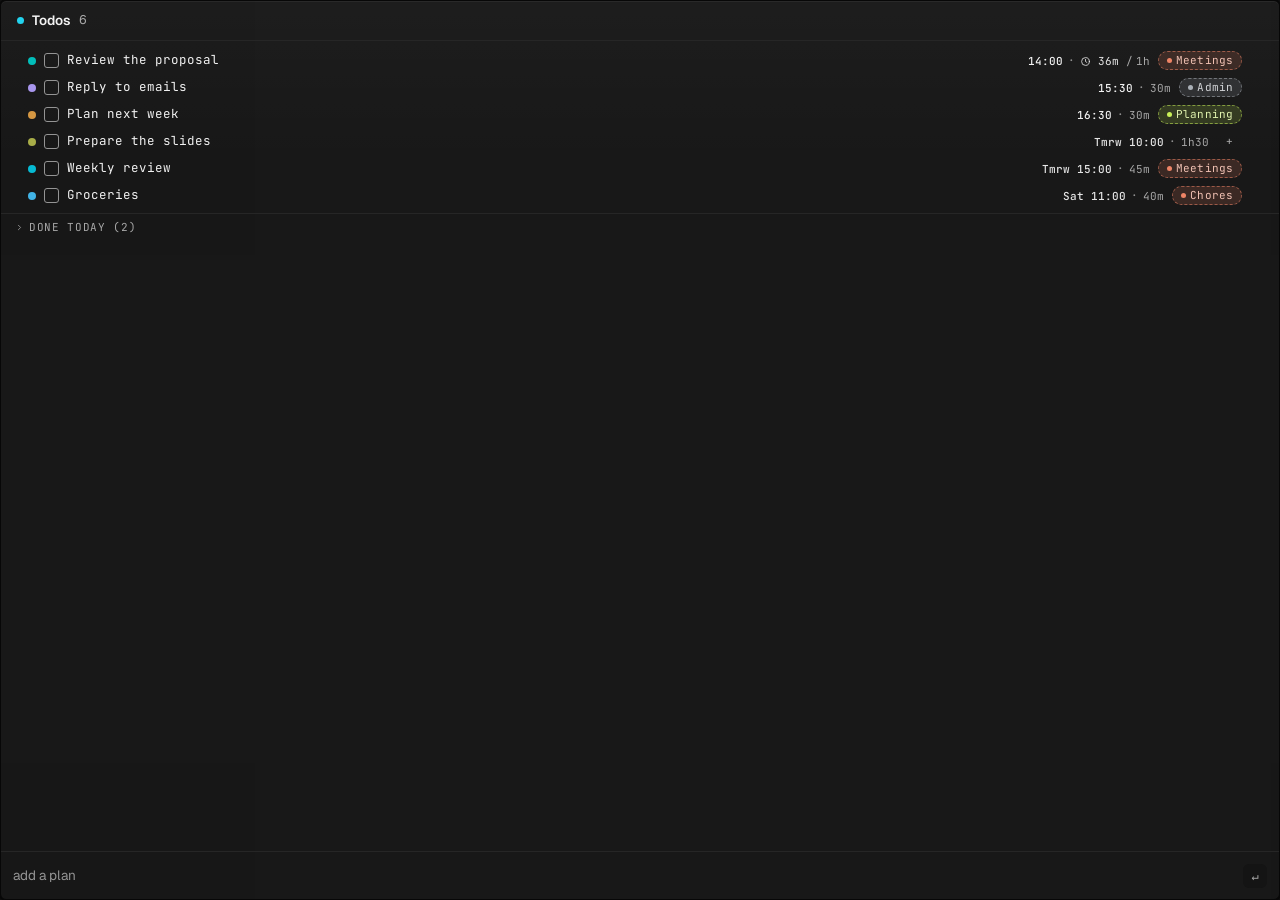
<file: app/index.html>
<!DOCTYPE html>
<html lang="en" data-theme="dark">
  <head><script>(function(){
  var R = Date, real = R.now(), d = new R();
  d.setDate(d.getDate() - ((d.getDay() + 6) % 7) + 3); d.setHours(14, 38, 0, 0);
  var base = d.getTime(), now = function () { return base + (R.now() - real); };
  function F(a, b, c, e, f, g, h) {
    if (!(this instanceof F)) return new R(now()).toString();
    var n = arguments.length;
    return n === 0 ? new R(now()) : n === 1 ? new R(a) : n === 2 ? new R(a, b) : n === 3 ? new R(a, b, c) : n === 4 ? new R(a, b, c, e) : n === 5 ? new R(a, b, c, e, f) : n === 6 ? new R(a, b, c, e, f, g) : new R(a, b, c, e, f, g, h);
  }
  F.prototype = R.prototype; F.now = now; F.parse = R.parse; F.UTC = R.UTC;
  window.Date = F;
})();</script><script>// Runs in every embed before the app: its own storage, quiet audio, no page scrolling, see-through background.
(function(){
  var q = new URLSearchParams(location.search), mem = {};
  if (q.get('dock')) mem['krnl0-dock-style'] = q.get('dock');
  mem['krnl0-theme'] = q.get('theme') || 'dark';
  if (q.get('orb')) { var o = q.get('orb').split(','); mem['krnl0-orb-pos-v4'] = JSON.stringify({ x: +o[0], y: +o[1] }); }
  var P = Storage.prototype, get = P.getItem, set = P.setItem, del = P.removeItem;
  var mine = function (s) { try { return s === window.localStorage; } catch (e) { return false; } };
  P.getItem = function (k) { return mine(this) ? (k in mem ? mem[k] : null) : get.call(this, k); };
  P.setItem = function (k, v) { if (mine(this)) mem[k] = String(v); else set.call(this, k, v); };
  P.removeItem = function (k) { if (mine(this)) delete mem[k]; else del.call(this, k); };
  // a page holds many embeds, and each one's orb would greet out loud at once: only the radio may make sound
  // and a silent embed should not download the voice clips either: new Audio(url) gets an element with no source
  if (q.get('solo') !== 'radio') {
    HTMLAudioElement.prototype.play = function () { return Promise.resolve(); };
    var A = window.Audio; window.Audio = function () { var a = new A(); a.preload = 'none'; return a; }; window.Audio.prototype = A.prototype;
    if (window.speechSynthesis) window.speechSynthesis.speak = function () {};
  }
  // iPhone: web audio is held silent behind the ring/silent switch and can start paused. On every tap, ask for the
  // media playback session, resume any paused audio context, and once play a short silent clip, which moves the
  // page onto that session on older iOS too.
  (function () {
    var AC = window.AudioContext || window.webkitAudioContext; if (!AC) return;
    var all = [], silent = null;
    var W = function (o) { var c = o === undefined ? new AC() : new AC(o); all.push(c); return c; };
    W.prototype = AC.prototype; window.AudioContext = W; if (window.webkitAudioContext) window.webkitAudioContext = W;
    var clip = function () {
      var n = 800, b = new Uint8Array(44 + n), d = new DataView(b.buffer), s = function (o, t) { for (var i = 0; i < 4; i++) b[o + i] = t.charCodeAt(i); };
      s(0, 'RIFF'); d.setUint32(4, 36 + n, true); s(8, 'WAVE'); s(12, 'fmt '); d.setUint32(16, 16, true); d.setUint16(20, 1, true); d.setUint16(22, 1, true);
      d.setUint32(24, 8000, true); d.setUint32(28, 8000, true); d.setUint16(32, 1, true); d.setUint16(34, 8, true); s(36, 'data'); d.setUint32(40, n, true);
      for (var i = 44; i < b.length; i++) b[i] = 128;
      var a = document.createElement('audio'); a.setAttribute('playsinline', ''); a.src = URL.createObjectURL(new Blob([b], { type: 'audio/wav' })); return a;
    };
    var wake = function () {
      try { if (navigator.audioSession) navigator.audioSession.type = 'playback'; } catch (e) {}
      for (var i = 0; i < all.length; i++) if (all[i].state === 'suspended' || all[i].state === 'interrupted') { var p = all[i].resume(); if (p && p.catch) p.catch(function () {}); }
      if (!silent && q.get('solo') === 'radio') { try { silent = clip(); var r = silent.play(); if (r && r.catch) r.catch(function () {}); } catch (e) {} }
    };
    ['pointerdown', 'touchend', 'click', 'keydown'].forEach(function (t) { addEventListener(t, wake, true); addEventListener(t, wake, false); });
  })();
  // phones and tablets: the frame-style windows are whole boards shown small, and each board's video node would
  // start its own hidden YouTube player, three at once in one section: more than iPhone Safari holds, so the page
  // crashed and reloaded. There, those windows leave the player out and draw at 1x, all a window that small shows.
  if (q.get('dock') && matchMedia('(pointer: coarse)').matches) {
    try { Object.defineProperty(window, 'devicePixelRatio', { get: function () { return 1; }, configurable: true }); } catch (e) {}
    var far = function (v) { return /youtube\.com|youtu\.be|ytimg|vimeo|soundcloud/i.test(String(v)); };
    var sa = Element.prototype.setAttribute;
    Element.prototype.setAttribute = function (k, v) {
      if ((this instanceof HTMLIFrameElement || this instanceof HTMLScriptElement) && String(k).toLowerCase() === 'src' && far(v)) v = 'about:blank';
      return sa.call(this, k, v);
    };
    [HTMLIFrameElement.prototype, HTMLScriptElement.prototype].forEach(function (P) {
      var d = Object.getOwnPropertyDescriptor(P, 'src'); if (!d || !d.set) return;
      Object.defineProperty(P, 'src', { get: d.get, set: function (v) { d.set.call(this, far(v) ? 'about:blank' : v); }, configurable: true });
    });
  }
  // an embed that focuses one of its own fields (a list's input, the terminal) must never scroll the page it sits
  // in: Safari would carry the visitor from the top of the site down to that tile on the first load
  if (window !== window.parent) {
    var fo = HTMLElement.prototype.focus;
    HTMLElement.prototype.focus = function (o) { var x = {}; if (o) for (var k in o) x[k] = o[k]; x.preventScroll = true; return fo.call(this, x); };
  }
  // the site's radio plays one sound at a time: picking a sound switches the others off. Stacked layers kept
  // growing the panel past its tile on phones, and Safari washed the picture out to white with several on.
  if (q.get('solo') === 'radio') {
    addEventListener('click', function (e) {
      var b = e.target && e.target.closest && e.target.closest('[data-testid^="ambient-radio-preset-"]'); if (!b) return;
      var id = b.getAttribute('data-testid').slice(21);
      if (document.querySelector('[data-testid="ambient-radio-layer-remove-' + id + '"]')) return;
      setTimeout(function () {
        document.querySelectorAll('[data-testid^="ambient-radio-layer-remove-"]').forEach(function (x) { if (x.getAttribute('data-testid').slice(27) !== id) x.click(); });
      }, 0);
    }, true);
  }
  // the radio has its own embed; in the full app it would sit on the calendar's edge
  if (q.get('solo') === 'canvas') document.write('<style>.react-flow__minimap{display:none!important}</style>');
  if (q.get('solo') === 'radio') document.write('<style>[data-testid="ambient-radio"] button[aria-label="Settings"],[data-testid="ambient-radio"] button[title="Settings"]{display:none!important}</style>');
  if (q.get('solo') !== 'radio') document.write('<style>[data-testid="ambient-radio"]{display:none!important}</style>');
  // bare: only the part itself is painted; the page around it is see-through
  if (q.get('bare') || q.get('solo') === 'radio') document.write('<style>:root{color-scheme:normal!important}html,body,#root{background:transparent!important}</style>');
})();
</script>
    <meta charset="UTF-8" />
    <meta name="viewport" content="width=device-width, initial-scale=1.0" />
    <title>KRNL0</title>
    <link rel="preconnect" href="https://fonts.googleapis.com" />
    <link rel="preconnect" href="https://fonts.gstatic.com" crossorigin />
    <link
      href="https://fonts.googleapis.com/css2?family=JetBrains+Mono:ital,wght@0,300;0,400;0,500;0,600;0,700;0,800;1,400&family=Geist:wght@300;400;500;600&family=Azeret+Mono:wght@500&family=Instrument+Serif:ital@0;1&display=swap"
      rel="stylesheet"
    />
    <!-- Startup splash (launch-experience.md F1–F3). Plain HTML so it paints
         before any script loads; src/renderer/splash.ts fills it in and
         removes it the moment the board is on screen. -->
    <style>
      #boot-splash { position: fixed; inset: 0; z-index: 2147483000; display: flex; align-items: center; justify-content: center;
        background: #0e0d0b; font-family: 'JetBrains Mono', ui-monospace, monospace; color: #f4efe2;
        -webkit-font-smoothing: antialiased; font-variant-numeric: tabular-nums; transition: opacity 220ms cubic-bezier(.32,.72,0,1); -webkit-app-region: drag; }
      #boot-splash.is-out { opacity: 0; pointer-events: none; }
      .bs-card { width: 720px; height: 450px; max-width: calc(100vw - 32px); background: #1b1a13; border-radius: 14px; overflow: hidden;
        display: flex; flex-direction: column; box-shadow: inset 0 0 0 1px #2f2b24, 0 24px 60px rgba(0,0,0,.45); }
      .bs-main { flex: 1; display: flex; min-height: 0; }
      .bs-art { width: 312px; flex-shrink: 0; position: relative; overflow: hidden; }
      .bs-art img { position: absolute; width: 400px; height: 400px; left: -36px; top: 4px; object-fit: cover; transition: opacity 300ms; }
      .bs-body { flex: 1; min-width: 0; padding: 48px 40px 32px 8px; display: flex; flex-direction: column; gap: 24px; }
      .bs-label { font-size: 10.5px; line-height: 16px; letter-spacing: .12em; text-transform: uppercase; color: #b3aa94; white-space: nowrap; overflow: hidden; text-overflow: ellipsis; }
      .bs-word { display: flex; align-items: center; gap: 6px; font-size: 64px; line-height: 1; font-weight: 800; letter-spacing: -.035em; }
      .bs-zero { display: inline-block; width: 28px; height: 48px; border: 7px solid #c9f158; border-radius: 999px; margin-left: 2px; }
      .bs-tag { font-size: 13px; line-height: 20px; color: #ddd6c6; }
      .bs-steps { display: flex; flex-direction: column; gap: 8px; font-size: 12px; color: #d4cfc0; }
      .bs-step { display: flex; align-items: center; gap: 10px; min-height: 18px; }
      .bs-step > i { font-style: normal; color: #c9f158; }
      .bs-step > b { font-weight: 400; white-space: nowrap; overflow: hidden; text-overflow: ellipsis; max-width: 260px; }
      .bs-step > u { flex: 1; border-bottom: 1px dotted #3a352c; text-decoration: none; min-width: 12px; }
      .bs-step > em { font-style: normal; color: #c9f158; white-space: nowrap; }
      .bs-step > em.wait { color: #8f8572; animation: bsBlink 1.1s steps(2, end) infinite; }
      .bs-foot { margin-top: auto; display: flex; flex-direction: column; gap: 8px; }
      .bs-bar { display: grid; grid-template-columns: repeat(30, minmax(0, 1fr)); gap: 3px; }
      .bs-bar > span { height: 8px; border-radius: 2px; background: #2f2b24; transition: background 160ms; }
      .bs-bar > span.on { background: #c9f158; }
      .bs-meta { display: flex; justify-content: space-between; font-size: 11.5px; line-height: 16px; color: #b3aa94; }
      .bs-status { height: 40px; flex-shrink: 0; display: flex; align-items: center; gap: 16px; padding: 0 24px; background: #131210;
        box-shadow: inset 0 1px 0 #2f2b24; font-size: 10.5px; letter-spacing: .1em; color: #8f8572; text-transform: uppercase; white-space: nowrap; }
      .bs-status > span:first-child { overflow: hidden; text-overflow: ellipsis; min-width: 0; }
      @keyframes bsBlink { 50% { opacity: .25; } }
      @media (max-width: 760px) { .bs-art { display: none; } .bs-body { padding-left: 32px; } }
      @media (prefers-reduced-motion: reduce) { .bs-step > em.wait { animation: none; } #boot-splash { transition: none; } }
    </style>
    <script type="module" crossorigin src="./assets/app-PpkWspYp.js"></script>
    <link rel="stylesheet" crossorigin href="./assets/index-CMzPPuc0.css">
  </head>
  <body>
    <div id="boot-splash" role="status" aria-live="polite" aria-label="Opening KRNL0">
      <div class="bs-card">
        <div class="bs-main">
          <div class="bs-art"><img id="bs-cube" src="./assets/cube-dark-DSAGnqYW.webp" alt="" /></div>
          <div class="bs-body">
            <div style="display: flex; flex-direction: column; gap: 12px;">
              <span class="bs-label" id="bs-kicker">◆ Booting</span>
              <div class="bs-word">KRNL<span class="bs-zero" aria-hidden="true"></span></div>
              <span class="bs-tag">plan the day. watch it happen.</span>
            </div>
            <div class="bs-steps" id="bs-steps">
              <div class="bs-step" data-step="board"><i>›</i><b>board.json</b><u></u><em class="wait">···</em></div>
            </div>
            <div class="bs-foot">
              <div class="bs-bar" id="bs-bar" role="progressbar" aria-label="Opening your board" aria-valuemin="0" aria-valuemax="100" aria-valuenow="10"></div>
              <div class="bs-meta"><span id="bs-what">opening your board</span><span id="bs-time"></span></div>
            </div>
          </div>
        </div>
        <div class="bs-status"><span id="bs-path">~/Documents/KRNL0</span><span style="color: #c9f158;">● Local</span><span style="margin-left: auto;">Free · source on GitHub</span></div>
      </div>
    </div>
    <script>
      // The pocket timer loads this same page: it never shows the splash.
      var boardSwitch = false;
      try { boardSwitch = sessionStorage.getItem('krnl0-board-switch') === '1'; sessionStorage.removeItem('krnl0-board-switch'); } catch (e) {}
      if (boardSwitch) window.__krnlBoardSwitch = true;
      // Nor does a switch to another board: that is not a start (boards.md F9).
      if (boardSwitch || new URLSearchParams(location.search).get('pocket') === '1') {
        var s = document.getElementById('boot-splash'); if (s) s.remove();
      } else {
        var bar = document.getElementById('bs-bar');
        for (var i = 0; i < 30; i++) { var seg = document.createElement('span'); if (i < 3) seg.className = 'on'; bar.appendChild(seg); }
      }
    </script>
    <div id="root"></div>
  </body>
</html>
</file>
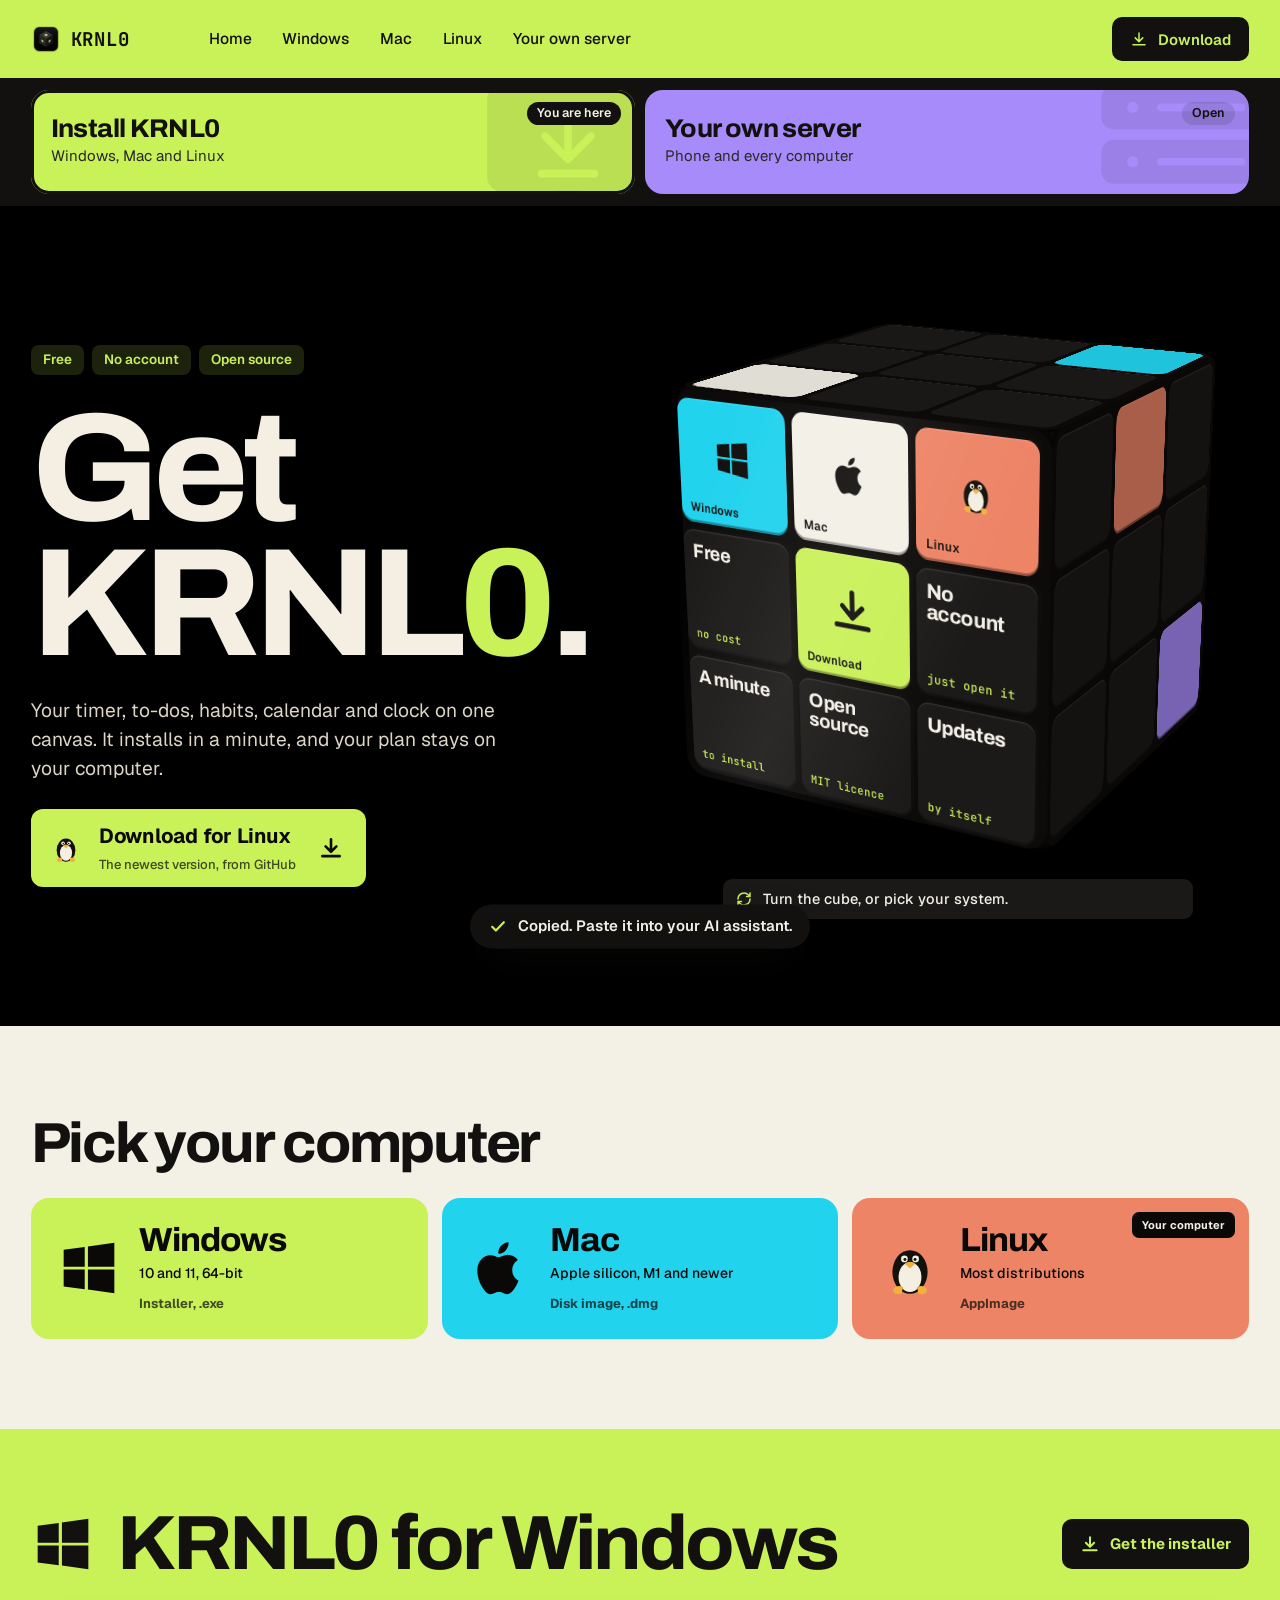
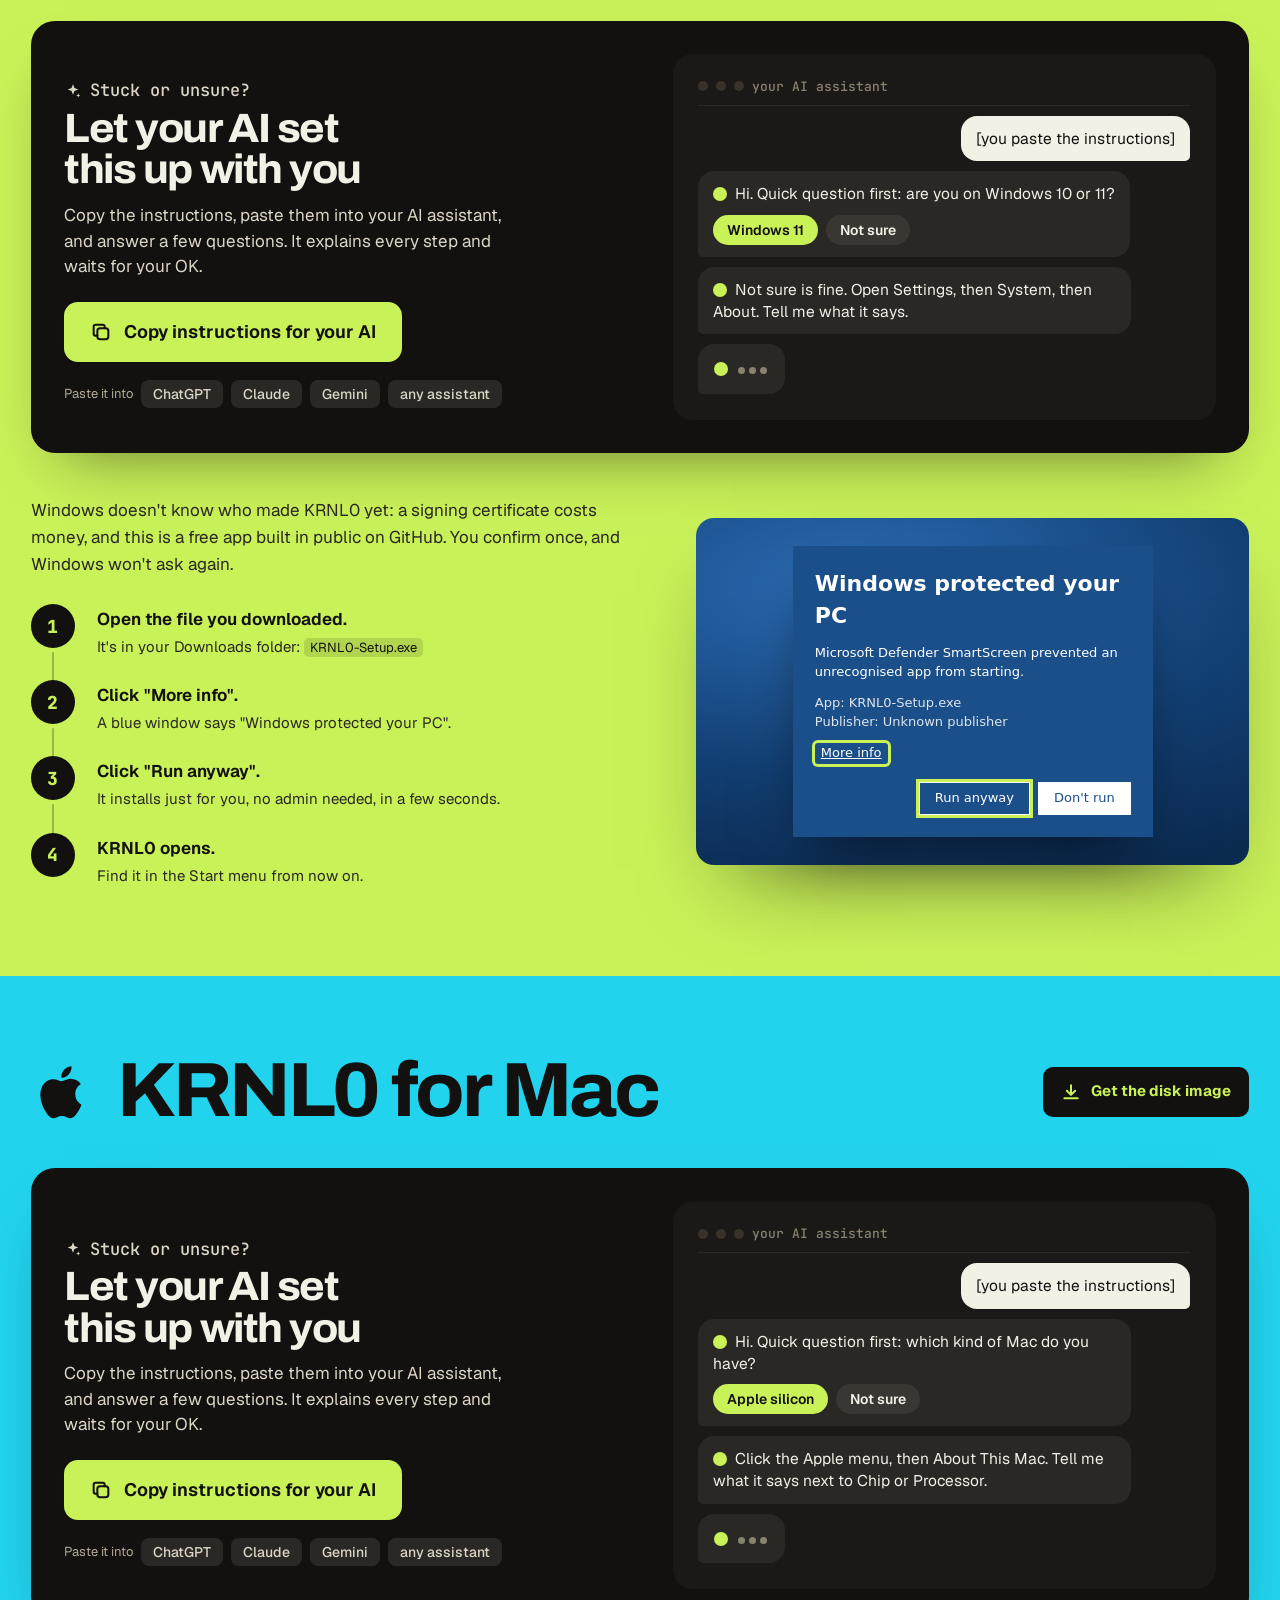
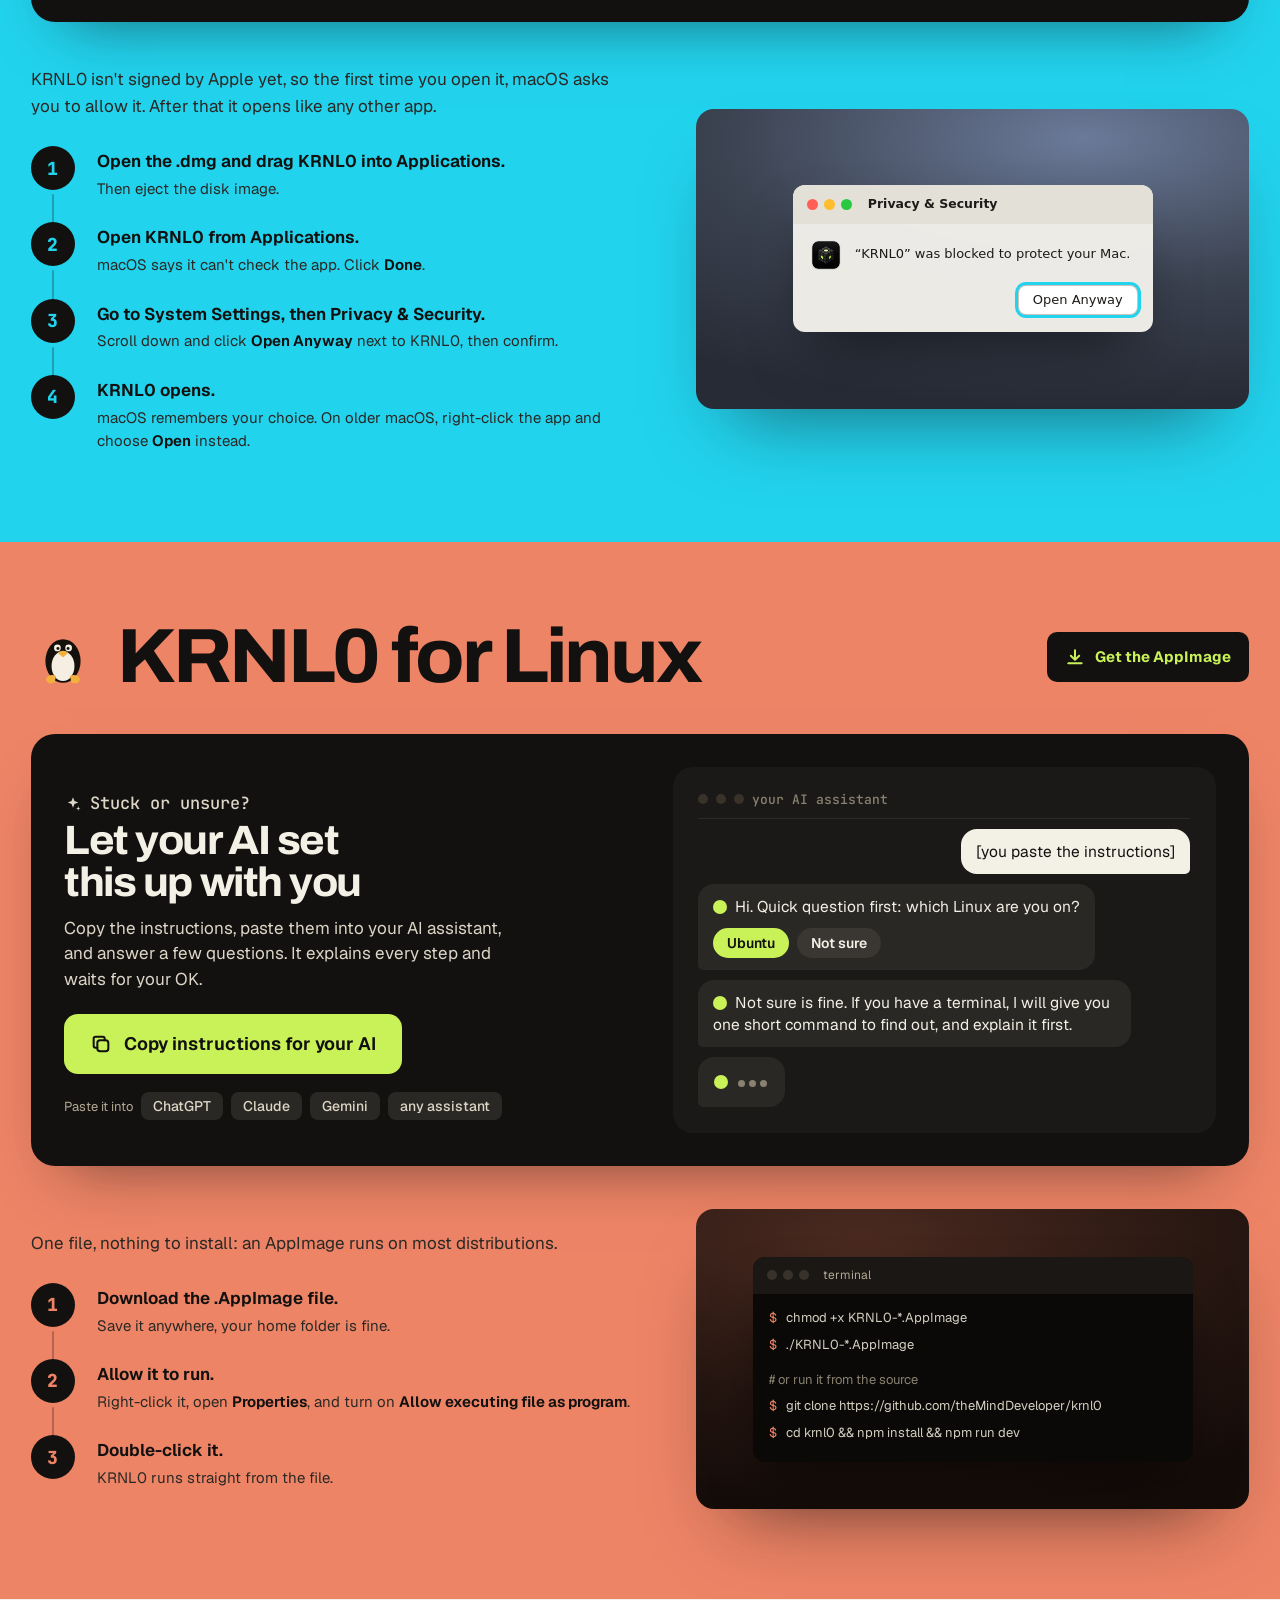
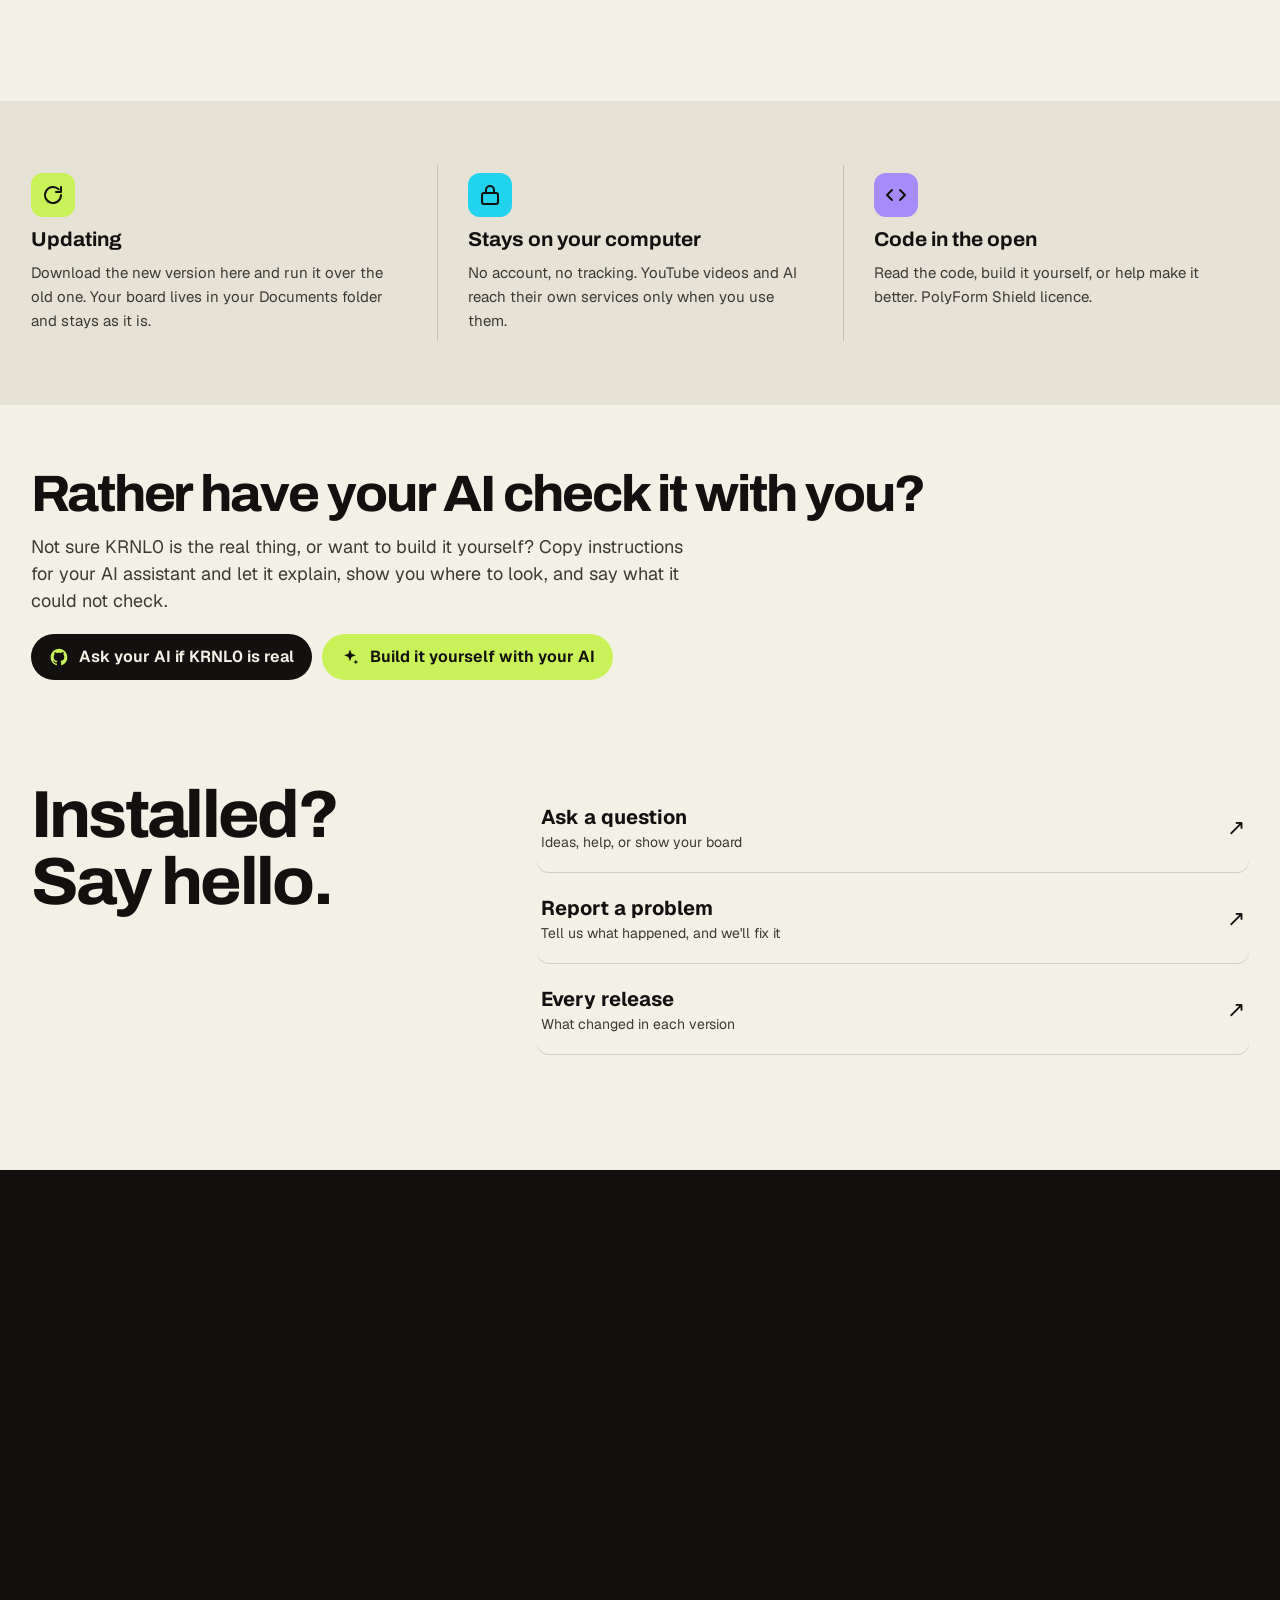
<file: download.html>
<!doctype html>
<html lang="en">
<head>
<meta charset="utf-8">
<meta name="viewport" content="width=device-width, initial-scale=1">
<title>Download KRNL0 — install guide for Windows, Mac and Linux</title>
<meta name="description" content="Download KRNL0 for Windows, Mac or Linux and get it running in a minute. Free, no account, and your plans stay on your computer.">
<link rel="icon" href="assets/krnl0-logo-128.png">
<meta name="theme-color" content="#c9f158">
<meta name="color-scheme" content="dark light">
<meta property="og:type" content="website">
<meta property="og:site_name" content="KRNL0">
<meta property="og:title" content="Download KRNL0">
<meta property="og:description" content="Free, no account. Install guide for Windows, Mac and Linux.">
<meta property="og:image" content="https://krnl0.com/assets/og-3.jpg">
<meta http-equiv="Content-Security-Policy" content="default-src 'self'; script-src 'self' 'unsafe-inline'; style-src 'self' 'unsafe-inline'; font-src 'self' data:; img-src 'self' data: blob:; media-src 'self' blob:; frame-src 'self'; connect-src 'self' https://api.github.com; object-src 'none'; base-uri 'self'; form-action 'none'">
<meta name="referrer" content="strict-origin-when-cross-origin">
<link rel="apple-touch-icon" href="assets/krnl0-logo-180.png">
<link rel="preload" href="assets/fonts/archivo-latin.woff2" as="font" type="font/woff2" crossorigin>
<link rel="preload" href="assets/fonts/geist-latin.woff2" as="font" type="font/woff2" crossorigin>
<link rel="stylesheet" href="site.css?v=d5a4dc9a04">
<link rel="stylesheet" href="ai.css?v=b8f60f8091">
<link rel="stylesheet" href="download.css?v=3591705e79">
<script>document.documentElement.classList.add('js')</script>
</head>
<body class="dl-page">
<a class="skip" href="#main">Skip to content</a>

<header class="nav" id="top">
  <a class="brand" href="index.html" aria-label="KRNL0, home"><img src="assets/krnl0-logo-128.png" width="30" height="30" alt=""><span>KRNL0</span></a>
  <nav class="nav-links" aria-label="Main">
    <a href="index.html">Home</a>
    <a href="#windows">Windows</a>
    <a href="#mac">Mac</a>
    <a href="#linux">Linux</a>
    <a href="server.html">Your own server</a>
  </nav>
  <a class="btn btn-sm" href="#get" aria-current="page"><svg class="ico" viewBox="0 0 24 24" aria-hidden="true"><path d="M12 4v11M7 10.5l5 5 5-5M4 19.5h16"/></svg>Download</a>
</header>
<nav class="paths" aria-label="Install KRNL0 or run your own server"><a class="p1" href="download.html" aria-current="page"><svg class="start-art" viewBox="0 0 400 380" aria-hidden="true" focusable="false"><rect x="10" y="10" width="380" height="250" rx="34"/><rect x="170" y="258" width="60" height="56"/><rect x="100" y="306" width="200" height="30" rx="15"/><path class="art-cut" d="M200 62v122M146 130l54 54 54-54M138 218h124"/></svg><b>Install KRNL0</b><span>Windows, Mac and Linux</span><em>You are here</em></a><a class="p2" href="server.html"><svg class="start-art" viewBox="0 0 400 380" aria-hidden="true" focusable="false"><rect x="10" y="10" width="380" height="104" rx="30"/><rect x="10" y="138" width="380" height="104" rx="30"/><rect x="10" y="266" width="380" height="104" rx="30"/><g class="art-cut"><path d="M150 62h190M150 190h190M150 318h190"/><circle class="art-dot" cx="84" cy="62" r="13"/><circle class="art-dot" cx="84" cy="190" r="13"/><circle class="art-dot" cx="84" cy="318" r="13"/></g></svg><b>Your own server</b><span>Phone and every computer</span><em>Open</em></a></nav>

<main id="main" class="dx">

<svg width="0" height="0" style="position:absolute" aria-hidden="true">
  <symbol id="i-win" viewBox="0 0 24 24"><path d="M2.5 5.2 10.4 4.1v7.4H2.5zM11.6 3.9 21.5 2.5v9H11.6zM2.5 12.6h7.9V20l-7.9-1.1zM11.6 12.6h9.9v8.9l-9.9-1.4z"/></symbol>
  <symbol id="i-mac" viewBox="0 0 24 24"><path d="M16.6 12.7c0-2.5 2-3.6 2.1-3.7-1.2-1.7-2.9-1.9-3.5-1.9-1.5-.2-2.9.9-3.7.9-.8 0-1.9-.9-3.2-.8-1.6 0-3.1 1-4 2.5-1.7 3-.4 7.3 1.2 9.7.8 1.2 1.7 2.5 3 2.4 1.2 0 1.6-.8 3.1-.8s1.8.8 3.1.8c1.3 0 2.1-1.2 2.9-2.4.9-1.3 1.3-2.6 1.3-2.7 0 0-2.4-1-2.3-4zM14.2 5.3c.7-.8 1.1-1.9 1-3-.9 0-2.1.6-2.8 1.4-.6.7-1.2 1.8-1 2.9 1.1.1 2.1-.5 2.8-1.3z"/></symbol>
  <symbol id="i-linux" viewBox="0 0 24 24"><ellipse cx="12" cy="13.5" rx="6.6" ry="8.2" fill="#14110d"/><ellipse cx="12" cy="15.4" rx="4.3" ry="5.6" fill="#f4efe2"/><circle cx="9.9" cy="8.6" r="1.25" fill="#f4efe2"/><circle cx="14.1" cy="8.6" r="1.25" fill="#f4efe2"/><circle cx="10.1" cy="8.8" r=".55" fill="#14110d"/><circle cx="13.9" cy="8.8" r=".55" fill="#14110d"/><path d="M10.2 10.6 12 12.2l1.8-1.6c-.3-.6-1-.9-1.8-.9s-1.5.3-1.8.9z" fill="#f2b13c"/><path d="M5.6 20.4c.4-1.6 2.3-2 3.8-1.3l-.6 2.6c-1.2.4-2.9.2-3.2-1.3zM18.4 20.4c-.4-1.6-2.3-2-3.8-1.3l.6 2.6c1.2.4 2.9.2 3.2-1.3z" fill="#f2b13c"/></symbol>
  <symbol id="i-dl" viewBox="0 0 24 24"><path d="M12 4v11M7 10.5l5 5 5-5M4 19.5h16" fill="none" stroke="currentColor" stroke-width="2.4" stroke-linecap="round" stroke-linejoin="round"/></symbol>
</svg>

<!-- ═══ GET IT: one big button for this computer, any version ═══ -->
<section class="dx-hero" id="get" aria-labelledby="dl-h">
  <div class="dx-hero-copy">
    <p class="dx-chips"><span>Free</span><span>No account</span><span>Open source</span></p>
    <h1 id="dl-h">Get<br>KRNL<em>0</em>.</h1>
    <p class="dx-lead">Your timer, to-dos, habits, calendar and clock on one canvas. It installs in a minute, and your plan stays on your computer.</p>
    <div class="dx-cta">
      <a class="dx-big" data-k="go" href="https://github.com/theMindDeveloper/krnl0/releases/latest">
        <svg class="dx-big-os" aria-hidden="true"><use href="#i-win" data-k="go-icon"/></svg>
        <span class="dx-big-t"><b data-k="go-t">Download for Windows</b><small data-k="meta">The newest version, from GitHub</small></span>
        <svg class="dx-big-dl" aria-hidden="true"><use href="#i-dl"/></svg>
      </a>
      <div class="dx-ver" hidden>
        <button type="button" class="dx-ver-b" id="ver-b" aria-haspopup="listbox" aria-expanded="false" aria-controls="ver-list"><span class="dx-ver-l">Version</span><b data-k="ver">latest</b><svg viewBox="0 0 24 24" aria-hidden="true"><path d="M6 9l6 6 6-6"/></svg></button>
        <ul class="dx-ver-list" id="ver-list" role="listbox" aria-label="Version" tabindex="-1" hidden></ul>
      </div>
    </div>
    <p class="dx-phone" hidden>You're on a phone. KRNL0 runs on a computer: open this page on your Windows PC, Mac or Linux machine.</p>
  </div>
  <div class="dx-hero-art"><div class="cube-col dx-cube">
      <div class="cube-scene" id="cube-scene">
        <div class="cube-floor" aria-hidden="true"></div>
        <div class="cube" id="cube" role="group" aria-label="KRNL0 for Windows, Mac and Linux. Drag to turn the cube, or pick your system.">
          <div class="face f-front">
            <a class="t t-os t-win" href="#windows" data-tile="win" data-say="Windows 10 and 11: an installer, ready in a minute"><svg aria-hidden="true"><use href="#i-win"/></svg><em>Windows</em></a>
            <a class="t t-os t-mac" href="#mac" data-tile="mac" data-say="Mac with Apple silicon: a disk image"><svg aria-hidden="true"><use href="#i-mac"/></svg><em>Mac</em></a>
            <a class="t t-os t-lin" href="#linux" data-tile="lin" data-say="Linux: one AppImage that runs on most distributions"><svg aria-hidden="true"><use href="#i-linux"/></svg><em>Linux</em></a>
            <span class="t t-txt" data-tile="free" data-say="Free: no subscription, no trial"><b>Free</b><small>no cost</small></span>
            <a class="t t-os t-get" href="#pick-h" data-tile="get" data-say="Pick your computer and follow four short steps"><svg aria-hidden="true"><use href="#i-dl"/></svg><em>Download</em></a>
            <span class="t t-txt" data-tile="acc" data-say="No account: your plans stay on your computer"><b>No account</b><small>just open it</small></span>
            <span class="t t-txt" data-tile="min" data-say="Most people are done in about a minute"><b>A minute</b><small>to install</small></span>
            <span class="t t-txt" data-tile="oss" data-say="The source is public: read it, build it, improve it"><b>Open source</b><small>MIT licence</small></span>
            <span class="t t-txt" data-tile="upd" data-say="On Windows, KRNL0 updates itself from then on"><b>Updates</b><small>by itself</small></span>
          </div>
          <div class="face f-top" aria-hidden="true"><i></i><i></i><i class="k-cyan"></i><i></i><i></i><i></i><i class="k-paper"></i><i></i><i></i></div>
          <div class="face f-right" aria-hidden="true"><i></i><i class="k-rust"></i><i></i><i></i><i></i><i></i><i></i><i></i><i class="k-purple"></i></div>
          <div class="face f-left" aria-hidden="true"><i class="k-purple"></i><i></i><i></i><i></i><i class="k-acid"></i><i></i><i></i><i></i><i class="k-cyan"></i></div>
          <div class="face f-back" aria-hidden="true"><i></i><i class="k-cyan"></i><i></i><b class="wm">KRNL0</b><b class="ver">Version <span data-krnl-v>0.17.2</span></b><i class="k-rust"></i></div>
          <div class="face f-bottom" aria-hidden="true"><i></i><i></i><i></i><i class="k-rust"></i><i></i><i class="k-paper"></i><i></i><i></i><i></i></div>
          <div class="core" aria-hidden="true"><i></i><i></i><i></i><i></i><i></i><i></i><b></b><b></b><b></b><b></b><b></b><b></b><b></b><b></b></div>
        </div>
      </div>
      <p class="cube-say" id="cube-say" aria-live="off"><svg viewBox="0 0 24 24" aria-hidden="true"><path d="M4 12a8 8 0 0 1 13.7-5.6L20 8.6M20 4v4.6h-4.6M20 12a8 8 0 0 1-13.7 5.6L4 15.4M4 20v-4.6h4.6"/></svg><span>Turn the cube, or pick your system.</span></p>
    </div></div>
</section>

<!-- ═══ PICK YOUR COMPUTER ═══ -->
<section class="dx-pickos" aria-labelledby="pick-h">
  <h2 id="pick-h" class="dx-kicker">Pick your computer</h2>
  <div class="dx-plates">
    <a class="dx-plate dx-p-win" href="#windows" data-os="windows">
      <svg class="dx-plate-i" aria-hidden="true"><use href="#i-win"/></svg>
      <b>Windows</b><span>10 and 11, 64-bit</span><small data-k="state">Installer, .exe</small>
    </a>
    <a class="dx-plate dx-p-mac" href="#mac" data-os="mac">
      <svg class="dx-plate-i" aria-hidden="true"><use href="#i-mac"/></svg>
      <b>Mac</b><span>Apple silicon, M1 and newer</span><small data-k="state">Disk image, .dmg</small>
    </a>
    <a class="dx-plate dx-p-linux" href="#linux" data-os="linux">
      <svg class="dx-plate-i dx-tux" aria-hidden="true"><use href="#i-linux"/></svg>
      <b>Linux</b><span>Most distributions</span><small data-k="state">AppImage</small>
    </a>
  </div>
</section>

<!-- ═══ WINDOWS ═══ -->
<section class="dx-os dx-os-win" id="windows" aria-labelledby="win-h" data-os="windows">
  <header class="dx-os-head">
    <svg class="dx-os-i" aria-hidden="true"><use href="#i-win"/></svg>
    <h2 id="win-h">KRNL0 for Windows</h2>
    <a class="dx-file" data-k="file" href="https://github.com/theMindDeveloper/krnl0/releases/latest"><svg aria-hidden="true"><use href="#i-dl"/></svg><span data-k="file-t">Get the installer</span></a>
  </header>
  <div class="aib-wrap">
    <div class="aib" data-prompt="windows" data-seq>
      <div>
        <p class="aib-tag"><svg><use href="#i-spark"/></svg>Stuck or unsure?</p>
        <h3>Let your AI set this up with you</h3>
        <p>Copy the instructions, paste them into your AI assistant, and answer a few questions. It explains every step and waits for your OK.</p>
        <button class="copy" type="button"><span class="idle"><svg><use href="#i-copy"/></svg>Copy instructions for your AI</span><span class="done"><svg><use href="#i-ok"/></svg>Copied</span></button>
        <div class="works"><small>Paste it into</small><span>ChatGPT</span><span>Claude</span><span>Gemini</span><span>any assistant</span></div>
        <div class="after">
          <ol>
            <li><b>Open your AI</b><span>Any assistant you already use.</span></li>
            <li><b>Paste</b><span>Then press send.</span></li>
            <li><b>Answer</b><span>It asks a few short questions.</span></li>
          </ol>
          <button class="peek" type="button" aria-expanded="false"><svg><use href="#i-eye"/></svg>Read exactly what you copied</button>
          <pre class="prompt"></pre>
        </div>
      </div>
      <div class="chat" aria-label="An example of what happens in your AI assistant">
        <div class="chat-top"><i></i><i></i><i></i><span>your AI assistant</span></div>
        <div class="b you">[you paste the instructions]</div>
        <div class="b ai">Hi. Quick question first: are you on Windows 10 or 11?<div class="chips"><span>Windows 11</span><span>Not sure</span></div></div>
        <div class="b ai">Not sure is fine. Open Settings, then System, then About. Tell me what it says.</div>
        <div class="b ai dots"><i></i><i></i><i></i></div>
      </div>
    </div>
  </div>
  <div class="dx-os-body">
    <div>
      <p class="dx-why">Windows doesn't know who made KRNL0 yet: a signing certificate costs money, and this is a free app built in public on GitHub. You confirm once, and Windows won't ask again.</p>
      <ol class="dx-rail">
        <li><b>Open the file you downloaded.</b><span>It's in your Downloads folder: <code data-k="win-file">KRNL0-Setup.exe</code></span></li>
        <li><b>Click "More info".</b><span>A blue window says "Windows protected your PC".</span></li>
        <li><b>Click "Run anyway".</b><span>It installs just for you, no admin needed, in a few seconds.</span></li>
        <li><b>KRNL0 opens.</b><span>Find it in the Start menu from now on.</span></li>
      </ol>
    </div>
    <figure class="dx-art dx-art-win" aria-hidden="true">
      <div class="dx-ss">
        <b>Windows protected your PC</b>
        <span>Microsoft Defender SmartScreen prevented an unrecognised app from starting.</span>
        <span class="dx-ss-app">App: <span data-k="win-file2">KRNL0-Setup.exe</span><br>Publisher: Unknown publisher</span>
        <span class="dx-ss-more">More info</span>
        <span class="dx-ss-btns"><span class="dx-ss-run">Run anyway</span><span class="dx-ss-no">Don't run</span></span>
      </div>
    </figure>
  </div>
</section>

<!-- ═══ MAC ═══ -->
<section class="dx-os dx-os-mac" id="mac" aria-labelledby="mac-h" data-os="mac">
  <header class="dx-os-head">
    <svg class="dx-os-i" aria-hidden="true"><use href="#i-mac"/></svg>
    <h2 id="mac-h">KRNL0 for Mac</h2>
    <a class="dx-file" data-k="file" href="https://github.com/theMindDeveloper/krnl0/releases/latest"><svg aria-hidden="true"><use href="#i-dl"/></svg><span data-k="file-t">Get the disk image</span></a>
  </header>
  <div class="aib-wrap">
    <div class="aib" data-prompt="mac" data-seq>
      <div>
        <p class="aib-tag"><svg><use href="#i-spark"/></svg>Stuck or unsure?</p>
        <h3>Let your AI set this up with you</h3>
        <p>Copy the instructions, paste them into your AI assistant, and answer a few questions. It explains every step and waits for your OK.</p>
        <button class="copy" type="button"><span class="idle"><svg><use href="#i-copy"/></svg>Copy instructions for your AI</span><span class="done"><svg><use href="#i-ok"/></svg>Copied</span></button>
        <div class="works"><small>Paste it into</small><span>ChatGPT</span><span>Claude</span><span>Gemini</span><span>any assistant</span></div>
        <div class="after">
          <ol>
            <li><b>Open your AI</b><span>Any assistant you already use.</span></li>
            <li><b>Paste</b><span>Then press send.</span></li>
            <li><b>Answer</b><span>It asks a few short questions.</span></li>
          </ol>
          <button class="peek" type="button" aria-expanded="false"><svg><use href="#i-eye"/></svg>Read exactly what you copied</button>
          <pre class="prompt"></pre>
        </div>
      </div>
      <div class="chat" aria-label="An example of what happens in your AI assistant">
        <div class="chat-top"><i></i><i></i><i></i><span>your AI assistant</span></div>
        <div class="b you">[you paste the instructions]</div>
        <div class="b ai">Hi. Quick question first: which kind of Mac do you have?<div class="chips"><span>Apple silicon</span><span>Not sure</span></div></div>
        <div class="b ai">Click the Apple menu, then About This Mac. Tell me what it says next to Chip or Processor.</div>
        <div class="b ai dots"><i></i><i></i><i></i></div>
      </div>
    </div>
  </div>
  <div class="dx-os-body">
    <div>
      <p class="dx-why">KRNL0 isn't signed by Apple yet, so the first time you open it, macOS asks you to allow it. After that it opens like any other app.</p>
      <ol class="dx-rail">
        <li><b>Open the .dmg and drag KRNL0 into Applications.</b><span>Then eject the disk image.</span></li>
        <li><b>Open KRNL0 from Applications.</b><span>macOS says it can't check the app. Click <b>Done</b>.</span></li>
        <li><b>Go to System Settings, then Privacy &amp; Security.</b><span>Scroll down and click <b>Open Anyway</b> next to KRNL0, then confirm.</span></li>
        <li><b>KRNL0 opens.</b><span>macOS remembers your choice. On older macOS, right-click the app and choose <b>Open</b> instead.</span></li>
      </ol>
    </div>
    <figure class="dx-art dx-art-mac" aria-hidden="true">
      <div class="dx-mw">
        <span class="dx-mw-bar"><i></i><i></i><i></i><b>Privacy &amp; Security</b></span>
        <span class="dx-mw-row"><span class="dx-mw-ico"></span><span>“KRNL0” was blocked to protect your Mac.</span></span>
        <span class="dx-mw-btn">Open Anyway</span>
      </div>
    </figure>
  </div>
</section>

<!-- ═══ LINUX ═══ -->
<section class="dx-os dx-os-linux" id="linux" aria-labelledby="linux-h" data-os="linux">
  <header class="dx-os-head">
    <svg class="dx-os-i dx-tux" aria-hidden="true"><use href="#i-linux"/></svg>
    <h2 id="linux-h">KRNL0 for Linux</h2>
    <a class="dx-file" data-k="file" href="https://github.com/theMindDeveloper/krnl0/releases"><svg aria-hidden="true"><use href="#i-dl"/></svg><span data-k="file-t">Get the AppImage</span></a>
  </header>
  <div class="aib-wrap">
    <div class="aib" data-prompt="linux" data-seq>
      <div>
        <p class="aib-tag"><svg><use href="#i-spark"/></svg>Stuck or unsure?</p>
        <h3>Let your AI set this up with you</h3>
        <p>Copy the instructions, paste them into your AI assistant, and answer a few questions. It explains every step and waits for your OK.</p>
        <button class="copy" type="button"><span class="idle"><svg><use href="#i-copy"/></svg>Copy instructions for your AI</span><span class="done"><svg><use href="#i-ok"/></svg>Copied</span></button>
        <div class="works"><small>Paste it into</small><span>ChatGPT</span><span>Claude</span><span>Gemini</span><span>any assistant</span></div>
        <div class="after">
          <ol>
            <li><b>Open your AI</b><span>Any assistant you already use.</span></li>
            <li><b>Paste</b><span>Then press send.</span></li>
            <li><b>Answer</b><span>It asks a few short questions.</span></li>
          </ol>
          <button class="peek" type="button" aria-expanded="false"><svg><use href="#i-eye"/></svg>Read exactly what you copied</button>
          <pre class="prompt"></pre>
        </div>
      </div>
      <div class="chat" aria-label="An example of what happens in your AI assistant">
        <div class="chat-top"><i></i><i></i><i></i><span>your AI assistant</span></div>
        <div class="b you">[you paste the instructions]</div>
        <div class="b ai">Hi. Quick question first: which Linux are you on?<div class="chips"><span>Ubuntu</span><span>Not sure</span></div></div>
        <div class="b ai">Not sure is fine. If you have a terminal, I will give you one short command to find out, and explain it first.</div>
        <div class="b ai dots"><i></i><i></i><i></i></div>
      </div>
    </div>
  </div>
  <div class="dx-os-body">
    <div>
      <p class="dx-why" data-k="linux-why">One file, nothing to install: an AppImage runs on most distributions.</p>
      <ol class="dx-rail">
        <li><b>Download the .AppImage file.</b><span>Save it anywhere, your home folder is fine.</span></li>
        <li><b>Allow it to run.</b><span>Right-click it, open <b>Properties</b>, and turn on <b>Allow executing file as program</b>.</span></li>
        <li><b>Double-click it.</b><span>KRNL0 runs straight from the file.</span></li>
      </ol>
    </div>
    <figure class="dx-art dx-art-term" aria-hidden="true">
      <div class="dx-term">
        <span class="dx-term-bar"><i></i><i></i><i></i>terminal</span>
        <code><em>$</em> chmod +x KRNL0-*.AppImage</code>
        <code><em>$</em> ./KRNL0-*.AppImage</code>
        <code class="dx-term-dim"># or run it from the source</code>
        <code><em>$</em> git clone https://github.com/theMindDeveloper/krnl0</code>
        <code><em>$</em> cd krnl0 &amp;&amp; npm install &amp;&amp; npm run dev</code>
      </div>
    </figure>
  </div>
</section>

<!-- ═══ GOOD TO KNOW ═══ -->
<section class="dx-facts" aria-label="Good to know">
  <div><svg viewBox="0 0 24 24" aria-hidden="true"><path d="M20 12a8 8 0 1 1-2.3-5.6"/><path d="M20 4v5h-5"/></svg><b>Updating</b><span>Download the new version here and run it over the old one. Your board lives in your Documents folder and stays as it is.</span></div>
  <div><svg viewBox="0 0 24 24" aria-hidden="true"><rect x="4" y="10" width="16" height="11" rx="2"/><path d="M8 10V7a4 4 0 0 1 8 0v3"/></svg><b>Stays on your computer</b><span>No account, no tracking. YouTube videos and AI reach their own services only when you use them.</span></div>
  <div><svg viewBox="0 0 24 24" aria-hidden="true"><path d="M8 7l-5 5 5 5M16 7l5 5-5 5"/></svg><b>Code in the open</b><span>Read the code, build it yourself, or help make it better. PolyForm Shield licence.</span></div>
</section>

<section class="ai-more" aria-labelledby="aim-h">
  <h2 id="aim-h">Rather have your AI check it with you?</h2>
  <p>Not sure KRNL0 is the real thing, or want to build it yourself? Copy instructions for your AI assistant and let it explain, show you where to look, and say what it could not check.</p>
  <div class="pills">
    <button class="pill quiet" type="button" data-prompt="real"><svg><use href="#i-gh"/></svg>Ask your AI if KRNL0 is real</button>
    <button class="pill" type="button" data-prompt="source"><svg><use href="#i-spark"/></svg>Build it yourself with your AI</button>
  </div>
</section>

<section class="dx-help" aria-labelledby="help-h">
  <h2 id="help-h">Installed? Say hello.</h2>
  <ul>
    <li><a href="https://github.com/theMindDeveloper/krnl0/discussions"><b>Ask a question</b><span>Ideas, help, or show your board</span><i aria-hidden="true">↗</i></a></li>
    <li><a href="https://github.com/theMindDeveloper/krnl0/issues/new"><b>Report a problem</b><span>Tell us what happened, and we'll fix it</span><i aria-hidden="true">↗</i></a></li>
    <li><a href="https://github.com/theMindDeveloper/krnl0/releases"><b>Every release</b><span>What changed in each version</span><i aria-hidden="true">↗</i></a></li>
  </ul>
</section>

</main>


<footer class="foot" aria-labelledby="foot-h">
  <h2 id="foot-h" class="blocks" aria-label="KRNL0">
    <span class="b b1"><small>keep focus</small>K</span><span class="b b2"><small>routines</small>R</span><span class="b b3"><small>now</small>N</span><span class="b b4"><small>local</small>L</span><span class="b b5"><small>zero cost</small>0</span>
  </h2>
  <div class="foot-cols">
    <ul>
      <li><a href="index.html#replaces">One app</a></li>
      <li><a href="index.html#day">A day in it</a></li>
      <li><a href="index.html#phone">On your phone</a></li>
      <li><a href="index.html#new">New</a></li>
      <li><a href="index.html#faq">Questions</a></li>
    </ul>
    <ul>
      <li><a href="download.html">Download and install</a></li>
      <li><a href="server.html">Your own server</a></li>
      <li><a href="privacy.html">Privacy</a></li>
      <li><a href="https://github.com/theMindDeveloper/krnl0">Source on GitHub</a></li>
      <li><a href="https://github.com/theMindDeveloper/krnl0/blob/main/CHANGELOG.md">Changelog</a></li>
      <li><a href="https://github.com/theMindDeveloper/krnl0/blob/main/LICENSE.md">Licence</a></li>
    </ul>
    <p class="foot-note">Built by theMindDeveloper. Free, and the source is public.<br>© 2026 KRNL0</p>
  </div>
</footer>
<script src="ai.js?v=6ab953ff0f" defer></script>
<script src="cube.js?v=4ad8d6d4e7" defer></script>
<script src="download.js?v=2c50b9b623" defer></script>
</body>
</html>
</file>
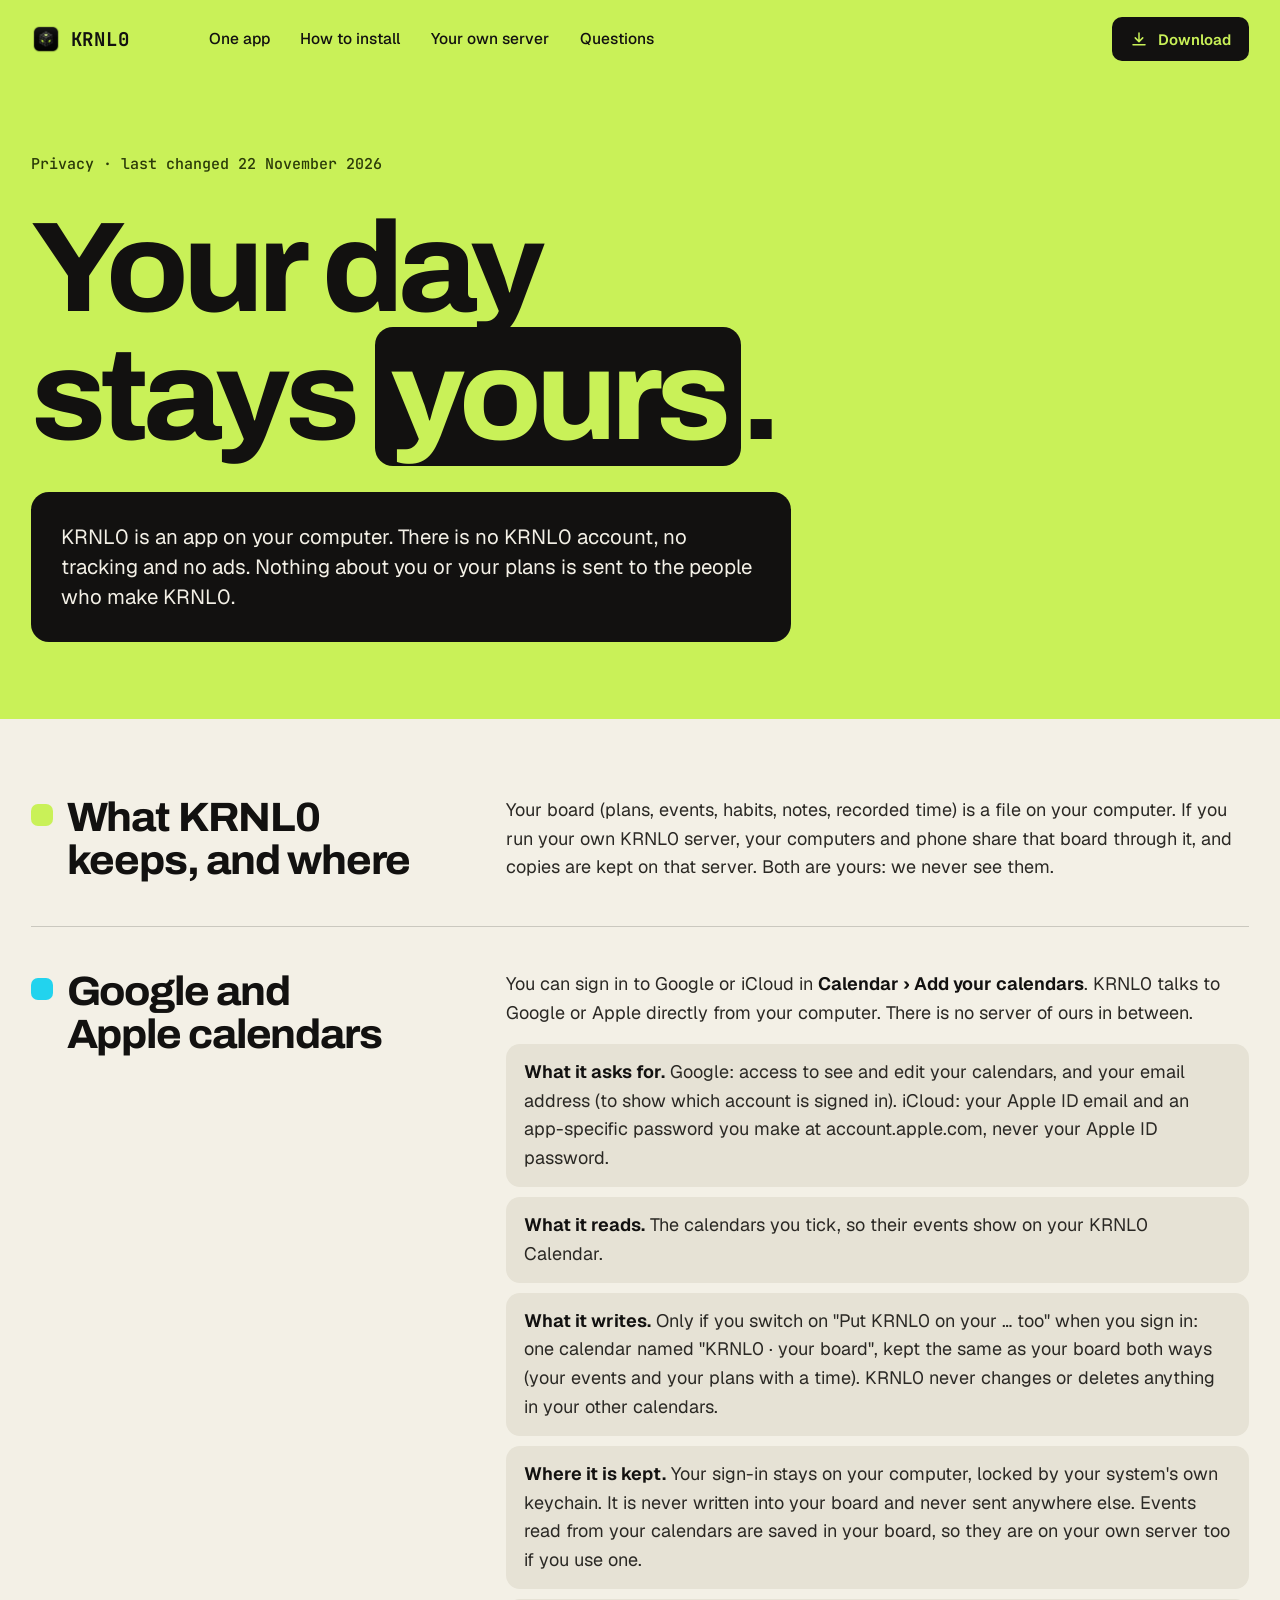
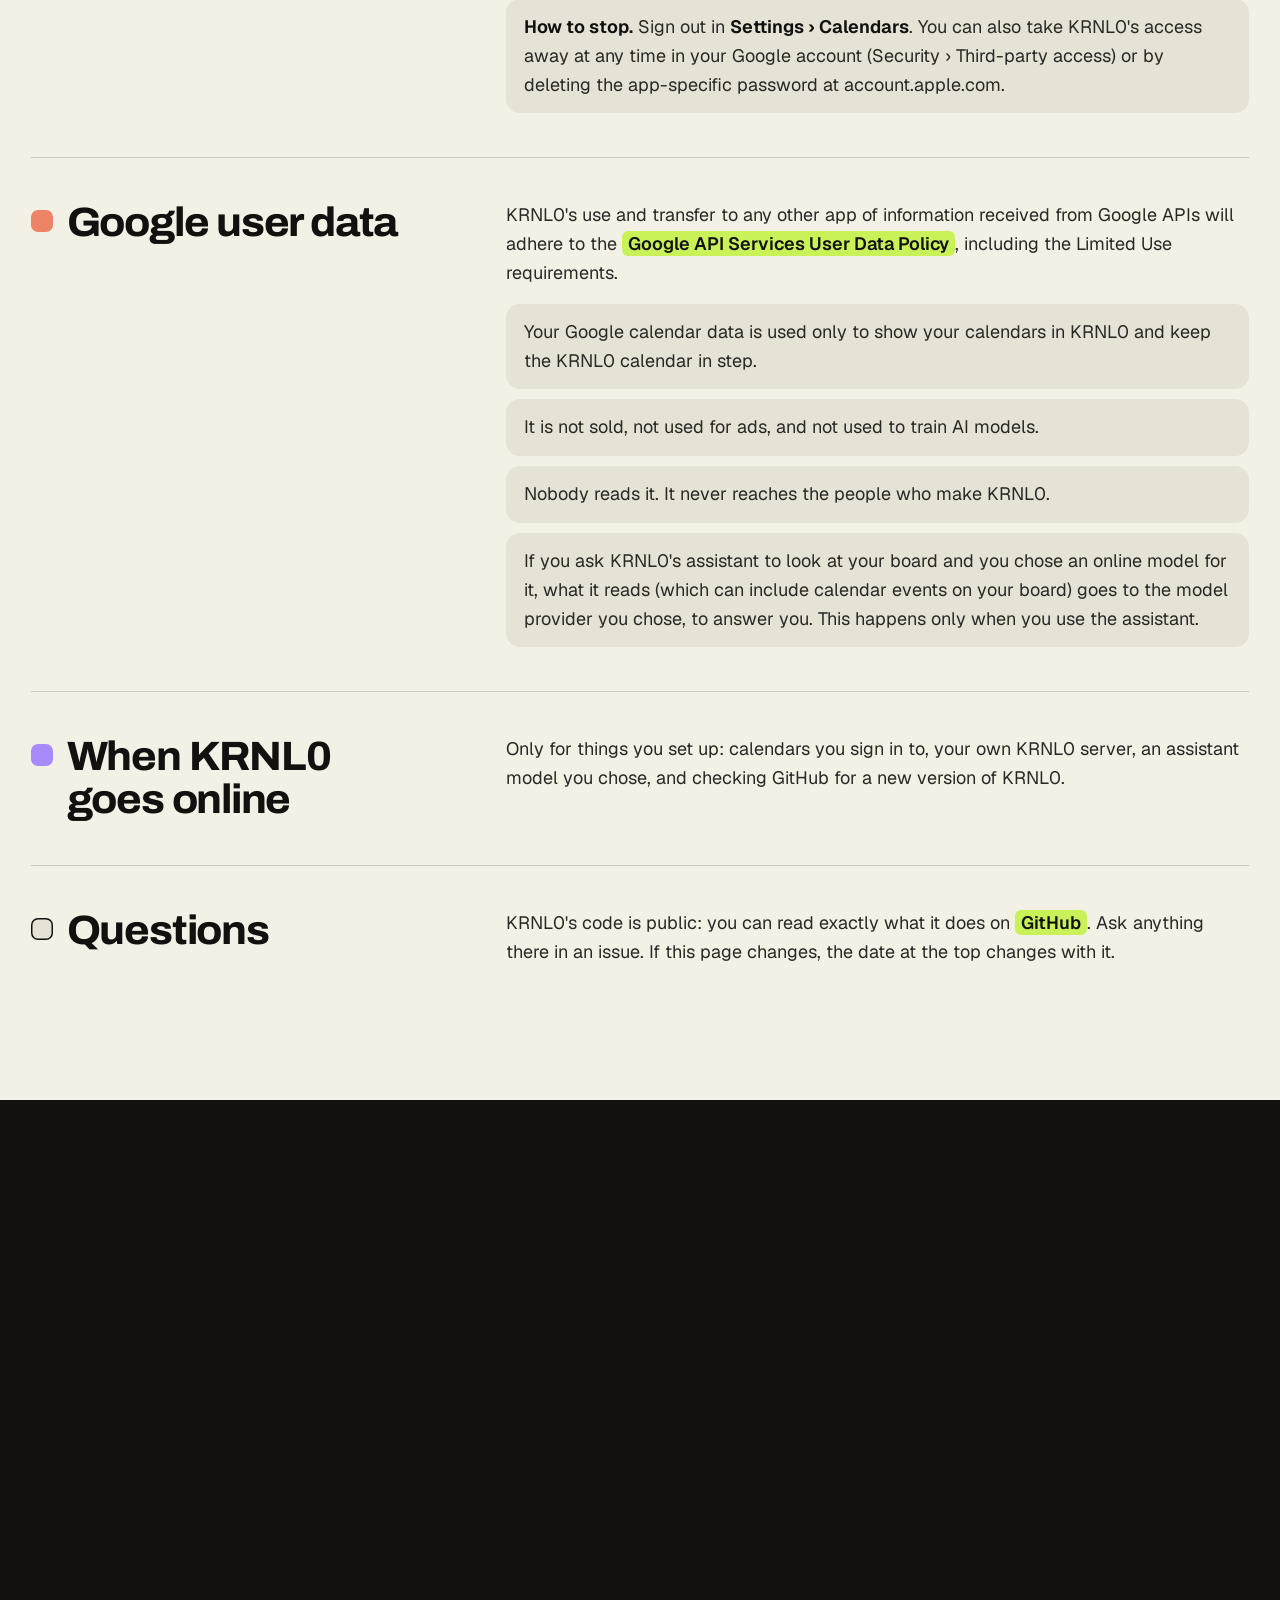
<file: privacy.html>
<!doctype html>
<html lang="en">
<head>
<meta charset="utf-8">
<meta name="viewport" content="width=device-width, initial-scale=1">
<title>KRNL0 Privacy</title>
<meta name="description" content="What KRNL0 keeps, where it keeps it, and what it does with your Google and Apple calendars.">
<link rel="icon" href="assets/krnl0-logo-128.png">
<link rel="canonical" href="https://krnl0.com/privacy.html">
<meta name="theme-color" content="#c9f158">
<meta http-equiv="Content-Security-Policy" content="default-src 'self'; script-src 'self'; style-src 'self' 'unsafe-inline'; font-src 'self' data:; img-src 'self' data:; object-src 'none'; base-uri 'self'; form-action 'none'">
<meta name="referrer" content="strict-origin-when-cross-origin">
<link rel="apple-touch-icon" href="assets/krnl0-logo-180.png">
<link rel="preload" href="assets/fonts/archivo-latin.woff2" as="font" type="font/woff2" crossorigin>
<link rel="preload" href="assets/fonts/geist-latin.woff2" as="font" type="font/woff2" crossorigin>
<link rel="stylesheet" href="site.css?v=d5a4dc9a04">
<link rel="stylesheet" href="privacy.css?v=4397fee387">
</head>
<body class="pv-page">
<a class="skip" href="#main">Skip to content</a>

<header class="nav" id="top">
  <a class="brand" href="index.html" aria-label="KRNL0, home"><img src="assets/krnl0-logo-128.png" width="30" height="30" alt=""><span>KRNL0</span></a>
  <nav class="nav-links" aria-label="Main">
    <a href="index.html#replaces">One app</a>
    <a href="download.html">How to install</a>
    <a href="server.html">Your own server</a>
    <a href="index.html#faq">Questions</a>
  </nav>
  <a class="btn btn-sm" href="download.html"><svg class="ico" viewBox="0 0 24 24" aria-hidden="true"><path d="M12 4v11M7 10.5l5 5 5-5M4 19.5h16"/></svg>Download</a>
</header>

<main id="main">
  <section class="pv-hero" aria-labelledby="pv-h">
    <p class="pv-when">Privacy · last changed 22 November 2026</p>
    <h1 id="pv-h">Your day stays <em>yours</em>.</h1>
    <div class="pv-short">
      <p>KRNL0 is an app on your computer. There is no KRNL0 account, no tracking and no ads. Nothing about you or your plans is sent to the people who make KRNL0.</p>
    </div>
  </section>

  <div class="pv-rows">
  <section class="pv-row" aria-labelledby="pv-keep">
    <h2 id="pv-keep"><i class="pv-dot pv-acid" aria-hidden="true"></i>What KRNL0 keeps, and where</h2>
    <div class="pv-body">
      <p>Your board (plans, events, habits, notes, recorded time) is a file on your computer. If you run your own KRNL0 server, your computers and phone share that board through it, and copies are kept on that server. Both are yours: we never see them.</p>
    </div>
  </section>
  <section class="pv-row" aria-labelledby="pv-cal">
    <h2 id="pv-cal"><i class="pv-dot pv-cyan" aria-hidden="true"></i>Google and Apple calendars</h2>
    <div class="pv-body">
      <p>You can sign in to Google or iCloud in <strong>Calendar › Add your calendars</strong>. KRNL0 talks to Google or Apple directly from your computer. There is no server of ours in between.</p>
      <ul>
      <li><strong>What it asks for.</strong> Google: access to see and edit your calendars, and your email address (to show which account is signed in). iCloud: your Apple ID email and an app-specific password you make at account.apple.com, never your Apple ID password.</li>
      <li><strong>What it reads.</strong> The calendars you tick, so their events show on your KRNL0 Calendar.</li>
      <li><strong>What it writes.</strong> Only if you switch on "Put KRNL0 on your … too" when you sign in: one calendar named "KRNL0 · your board", kept the same as your board both ways (your events and your plans with a time). KRNL0 never changes or deletes anything in your other calendars.</li>
      <li><strong>Where it is kept.</strong> Your sign-in stays on your computer, locked by your system's own keychain. It is never written into your board and never sent anywhere else. Events read from your calendars are saved in your board, so they are on your own server too if you use one.</li>
      <li><strong>How to stop.</strong> Sign out in <strong>Settings › Calendars</strong>. You can also take KRNL0's access away at any time in your Google account (Security › Third-party access) or by deleting the app-specific password at account.apple.com.</li>
      </ul>
    </div>
  </section>
  <section class="pv-row" aria-labelledby="pv-google">
    <h2 id="pv-google"><i class="pv-dot pv-rust" aria-hidden="true"></i>Google user data</h2>
    <div class="pv-body">
      <p>KRNL0's use and transfer to any other app of information received from Google APIs will adhere to the <a href="https://developers.google.com/terms/api-services-user-data-policy">Google API Services User Data Policy</a>, including the Limited Use requirements.</p>
      <ul>
      <li>Your Google calendar data is used only to show your calendars in KRNL0 and keep the KRNL0 calendar in step.</li>
      <li>It is not sold, not used for ads, and not used to train AI models.</li>
      <li>Nobody reads it. It never reaches the people who make KRNL0.</li>
      <li>If you ask KRNL0's assistant to look at your board and you chose an online model for it, what it reads (which can include calendar events on your board) goes to the model provider you chose, to answer you. This happens only when you use the assistant.</li>
      </ul>
    </div>
  </section>
  <section class="pv-row" aria-labelledby="pv-net">
    <h2 id="pv-net"><i class="pv-dot pv-purple" aria-hidden="true"></i>When KRNL0 goes online</h2>
    <div class="pv-body">
      <p>Only for things you set up: calendars you sign in to, your own KRNL0 server, an assistant model you chose, and checking GitHub for a new version of KRNL0.</p>
    </div>
  </section>
  <section class="pv-row" aria-labelledby="pv-q">
    <h2 id="pv-q"><i class="pv-dot pv-paper" aria-hidden="true"></i>Questions</h2>
    <div class="pv-body">
      <p>KRNL0's code is public: you can read exactly what it does on <a href="https://github.com/theMindDeveloper/krnl0">GitHub</a>. Ask anything there in an issue. If this page changes, the date at the top changes with it.</p>
    </div>
  </section>
  </div>
</main>

<footer class="foot" aria-labelledby="foot-h">
  <h2 id="foot-h" class="blocks" aria-label="KRNL0">
    <span class="b b1"><small>keep focus</small>K</span><span class="b b2"><small>routines</small>R</span><span class="b b3"><small>now</small>N</span><span class="b b4"><small>local</small>L</span><span class="b b5"><small>zero cost</small>0</span>
  </h2>
  <div class="foot-cols">
    <ul>
      <li><a href="index.html#replaces">One app</a></li>
      <li><a href="index.html#day">A day in it</a></li>
      <li><a href="index.html#phone">On your phone</a></li>
      <li><a href="index.html#new">New</a></li>
      <li><a href="index.html#faq">Questions</a></li>
    </ul>
    <ul>
      <li><a href="download.html">Download and install</a></li>
      <li><a href="server.html">Your own server</a></li>
      <li><a href="privacy.html">Privacy</a></li>
      <li><a href="https://github.com/theMindDeveloper/krnl0">Source on GitHub</a></li>
      <li><a href="https://github.com/theMindDeveloper/krnl0/blob/main/CHANGELOG.md">Changelog</a></li>
      <li><a href="https://github.com/theMindDeveloper/krnl0/blob/main/LICENSE.md">Licence</a></li>
    </ul>
    <p class="foot-note">Built by theMindDeveloper. Free, and the source is public.<br>© 2026 KRNL0</p>
  </div>
</footer>
</body>
</html>
</file>
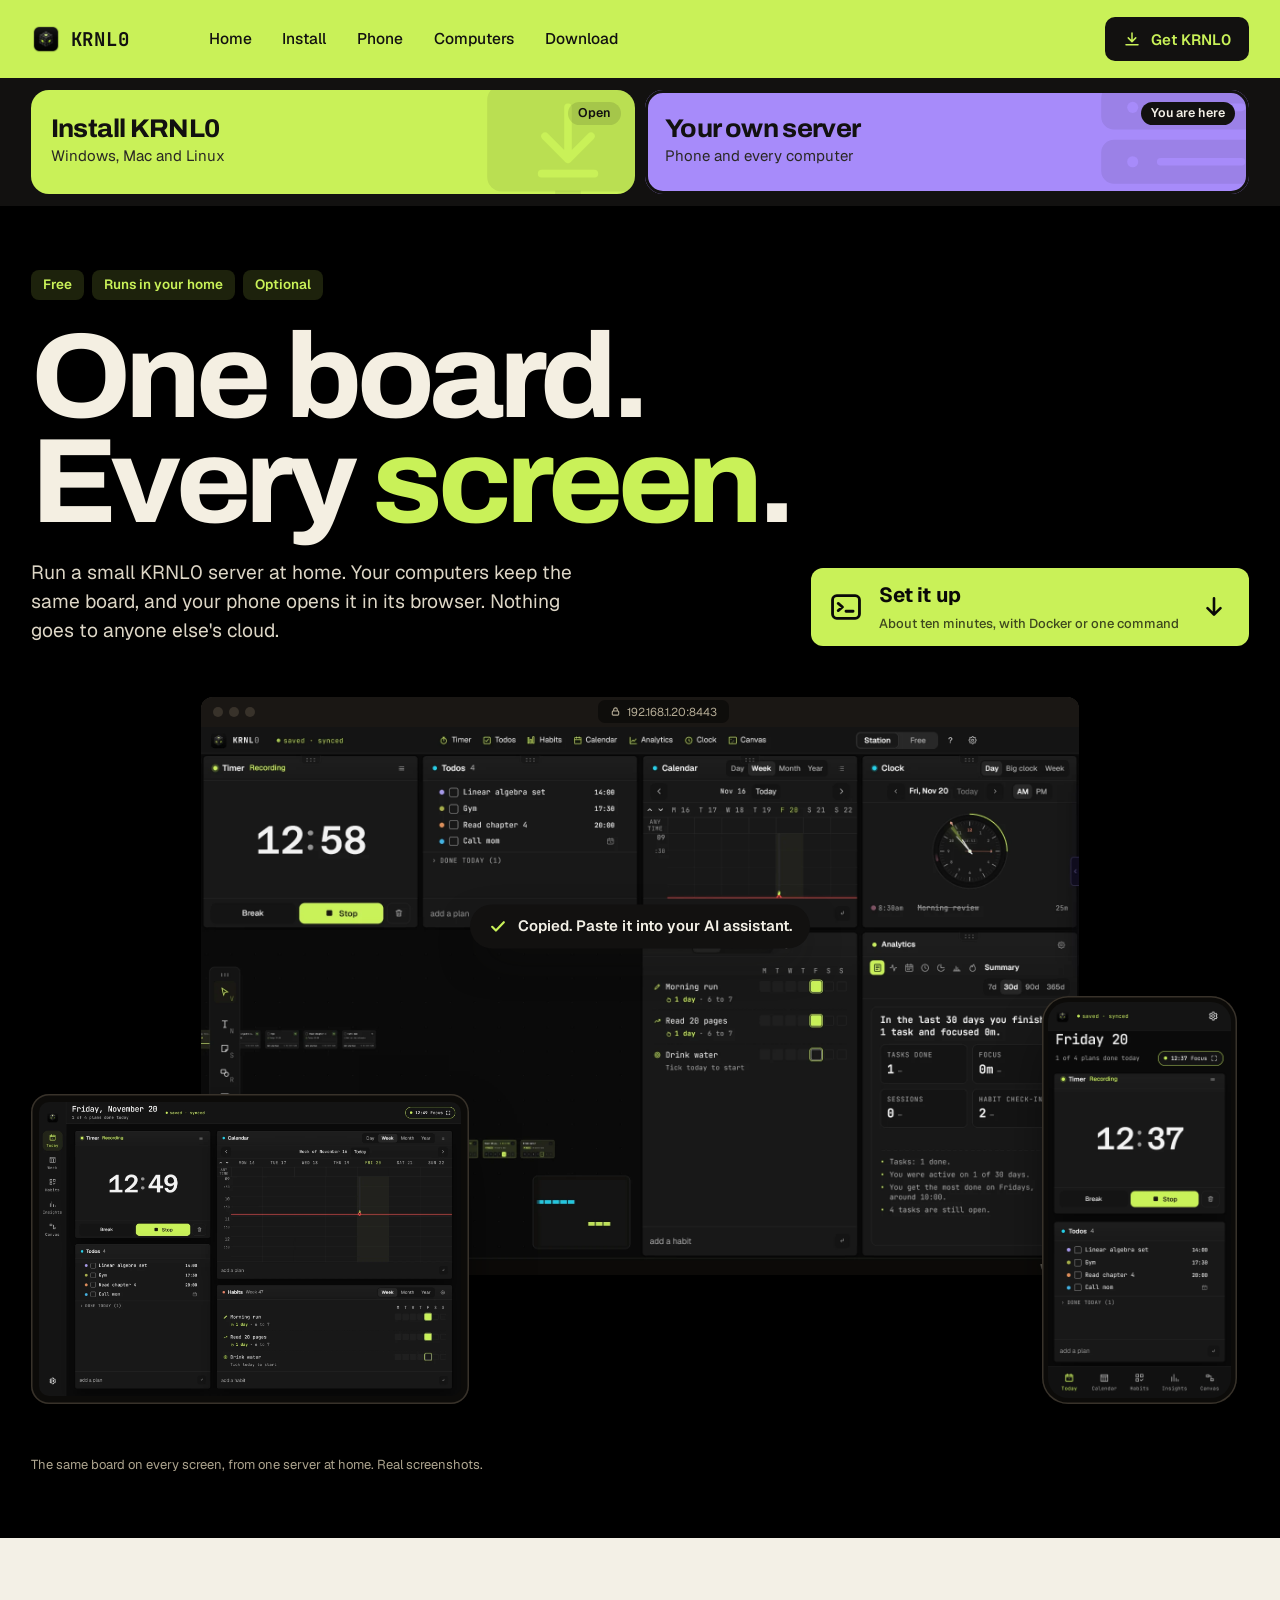
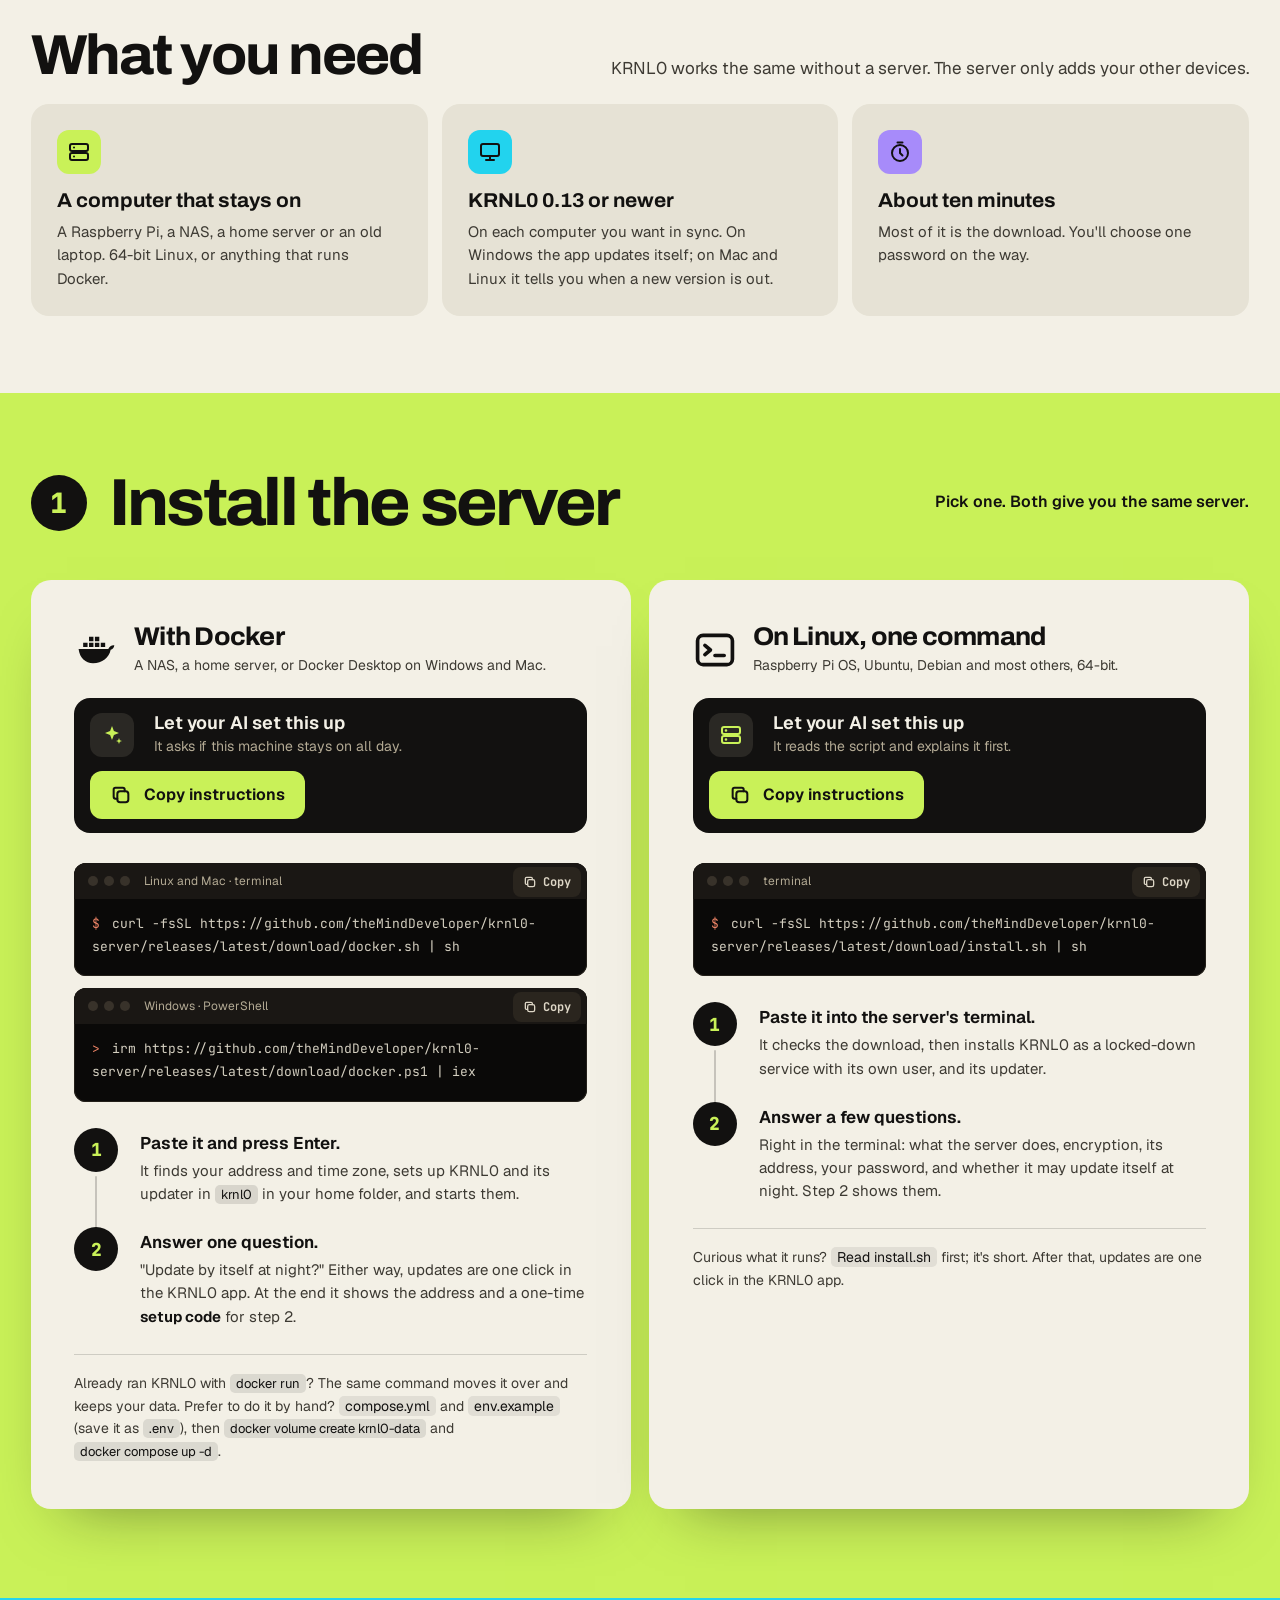
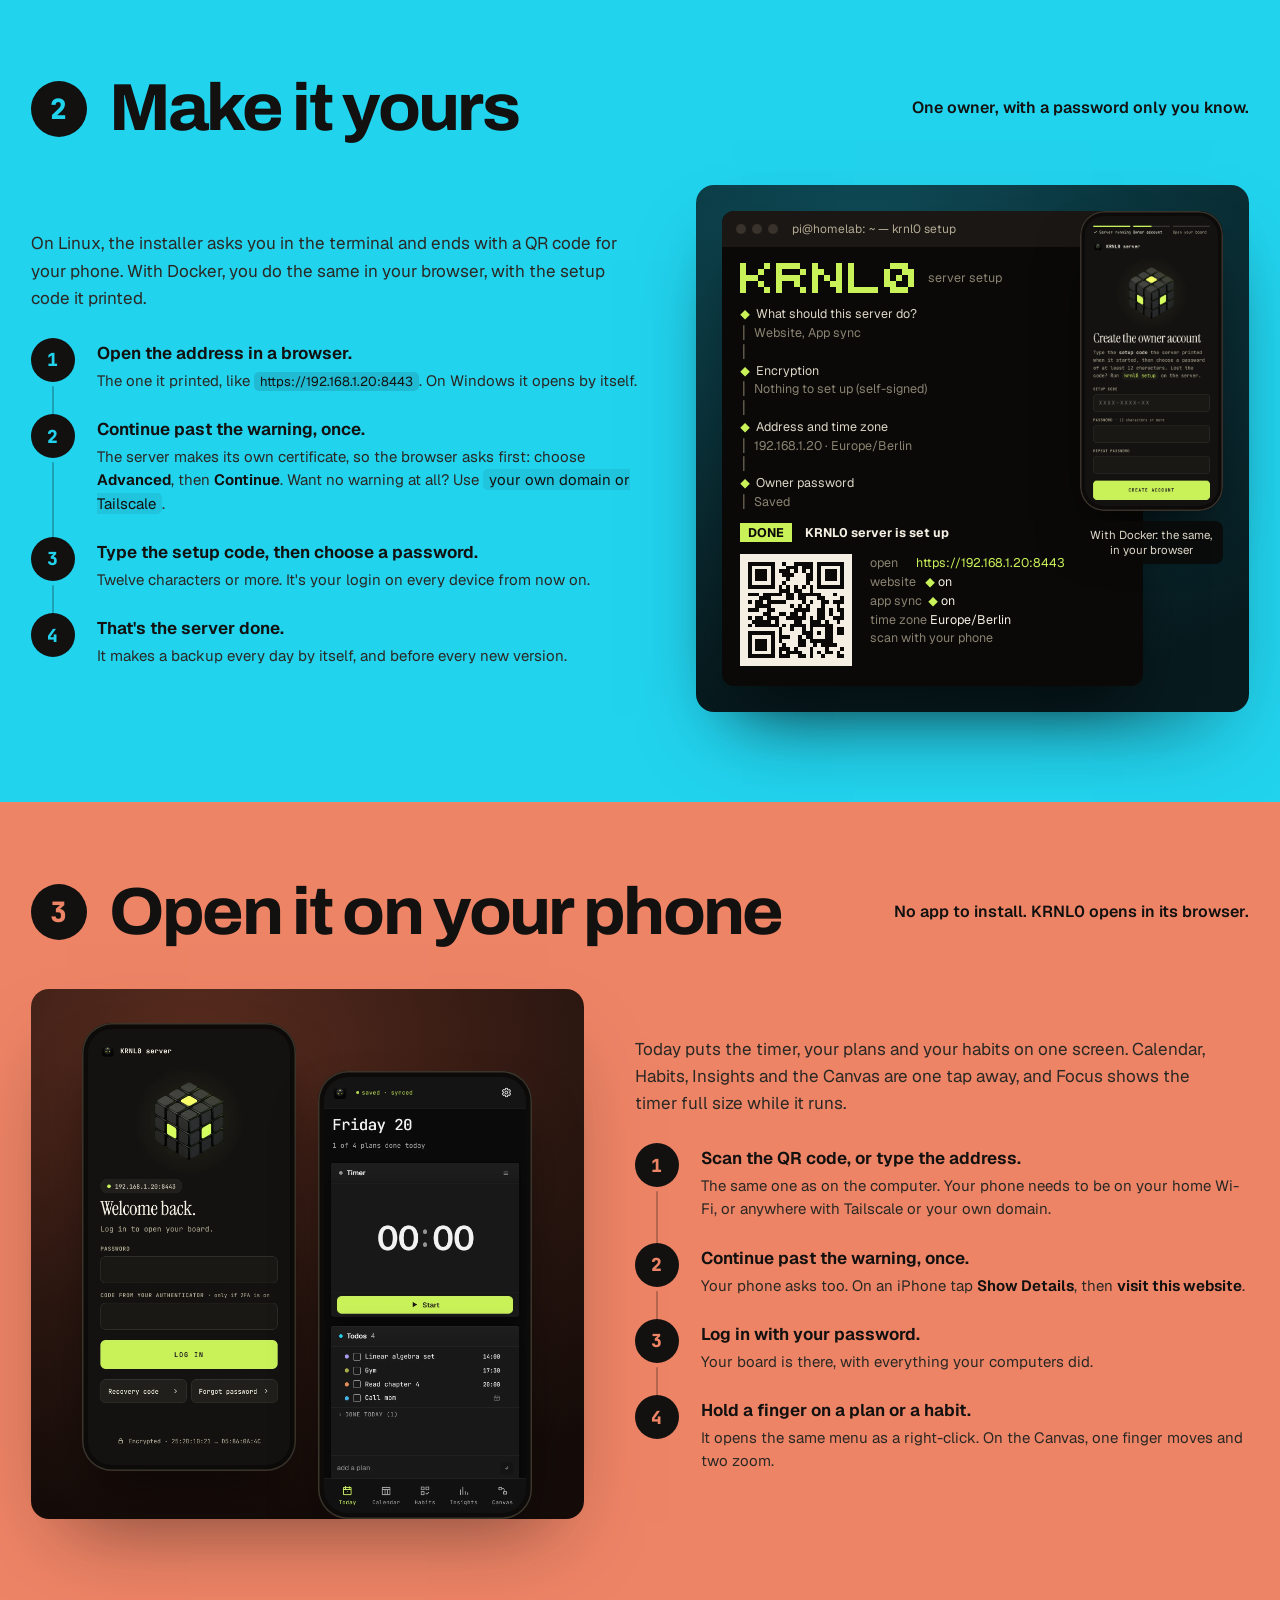
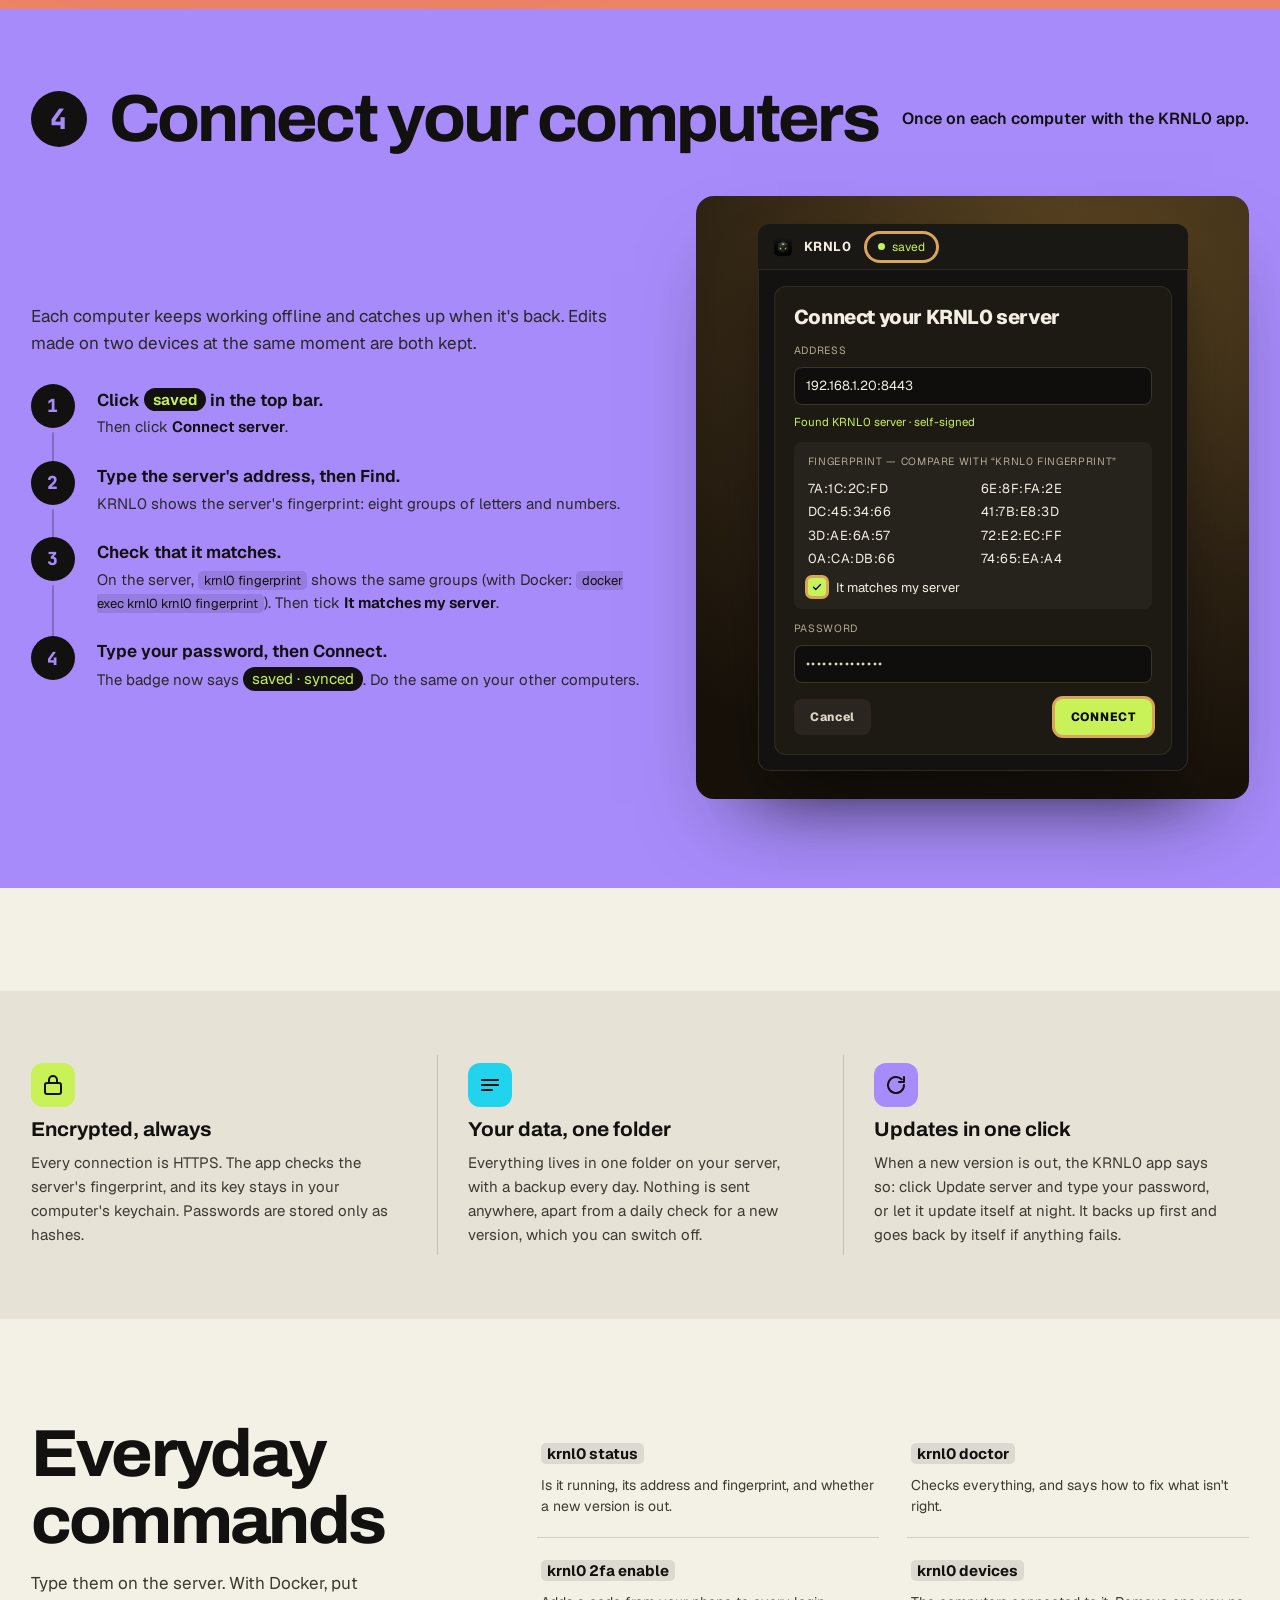
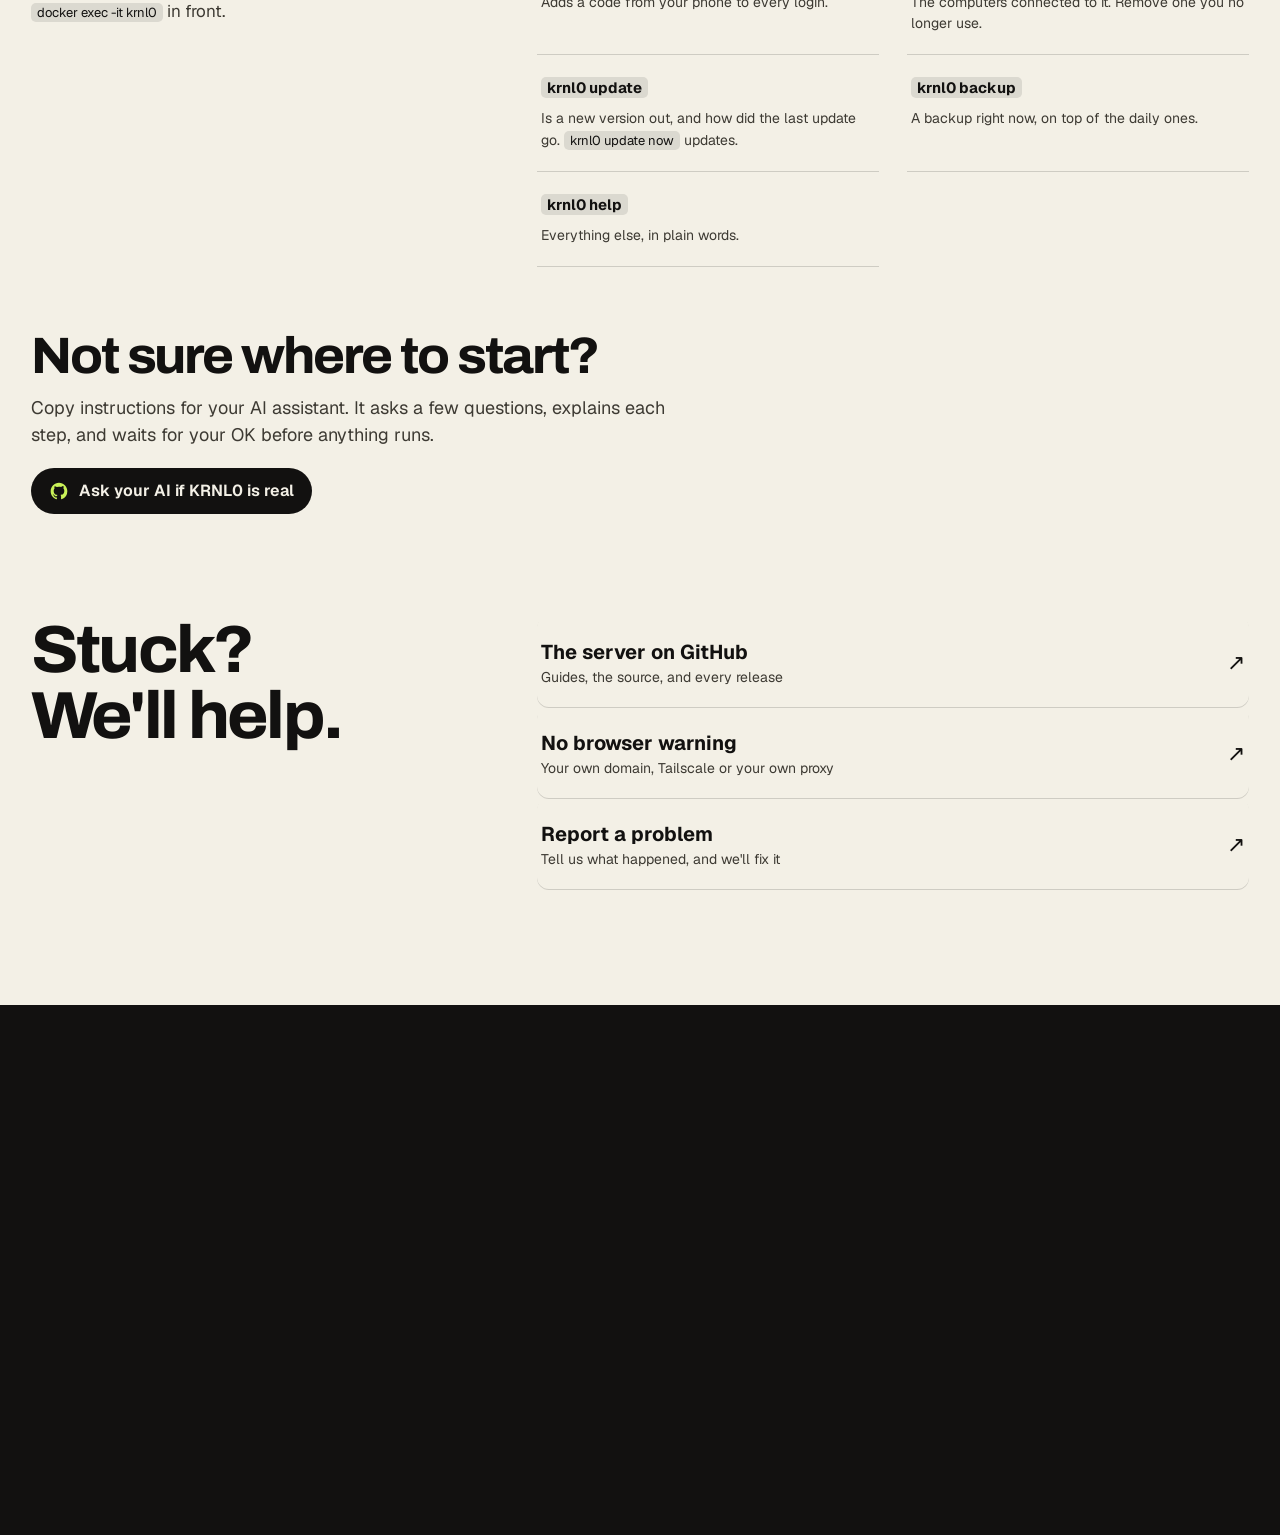
<file: server.html>
<!doctype html>
<html lang="en">
<head>
<meta charset="utf-8">
<meta name="viewport" content="width=device-width, initial-scale=1">
<title>KRNL0 Server — your board on your phone and every computer</title>
<meta name="description" content="Run a small KRNL0 server at home. Your computers share one board, and your phone opens it in the browser. Set up in about ten minutes with Docker or one command.">
<link rel="icon" href="assets/krnl0-logo-128.png">
<meta name="theme-color" content="#c9f158">
<meta name="color-scheme" content="dark light">
<meta property="og:type" content="website">
<meta property="og:site_name" content="KRNL0">
<meta property="og:title" content="KRNL0 Server">
<meta property="og:description" content="Your board on your phone and every computer, from a server in your home.">
<meta property="og:image" content="https://krnl0.com/assets/og-3.jpg">
<meta http-equiv="Content-Security-Policy" content="default-src 'self'; script-src 'self' 'unsafe-inline'; style-src 'self' 'unsafe-inline'; font-src 'self' data:; img-src 'self' data: blob:; media-src 'self' blob:; frame-src 'self'; connect-src 'self' https://api.github.com; object-src 'none'; base-uri 'self'; form-action 'none'">
<meta name="referrer" content="strict-origin-when-cross-origin">
<link rel="apple-touch-icon" href="assets/krnl0-logo-180.png">
<link rel="preload" href="assets/fonts/archivo-latin.woff2" as="font" type="font/woff2" crossorigin>
<link rel="preload" href="assets/fonts/geist-latin.woff2" as="font" type="font/woff2" crossorigin>
<link rel="stylesheet" href="site.css?v=d5a4dc9a04">
<link rel="stylesheet" href="ai.css?v=b8f60f8091">
<link rel="stylesheet" href="download.css?v=3591705e79">
<link rel="stylesheet" href="server.css?v=eb9e002ce9">
<script>document.documentElement.classList.add('js')</script>
</head>
<body class="dl-page sv-page">
<a class="skip" href="#main">Skip to content</a>

<header class="nav" id="top">
  <a class="brand" href="index.html" aria-label="KRNL0, home"><img src="assets/krnl0-logo-128.png" width="30" height="30" alt=""><span>KRNL0</span></a>
  <nav class="nav-links" aria-label="Main">
    <a href="index.html">Home</a>
    <a href="#install">Install</a>
    <a href="#phone">Phone</a>
    <a href="#connect">Computers</a>
    <a href="download.html">Download</a>
  </nav>
  <a class="btn btn-sm" href="download.html"><svg class="ico" viewBox="0 0 24 24" aria-hidden="true"><path d="M12 4v11M7 10.5l5 5 5-5M4 19.5h16"/></svg>Get KRNL0</a>
</header>
<nav class="paths" aria-label="Install KRNL0 or run your own server"><a class="p1" href="download.html"><svg class="start-art" viewBox="0 0 400 380" aria-hidden="true" focusable="false"><rect x="10" y="10" width="380" height="250" rx="34"/><rect x="170" y="258" width="60" height="56"/><rect x="100" y="306" width="200" height="30" rx="15"/><path class="art-cut" d="M200 62v122M146 130l54 54 54-54M138 218h124"/></svg><b>Install KRNL0</b><span>Windows, Mac and Linux</span><em>Open</em></a><a class="p2" href="server.html" aria-current="page"><svg class="start-art" viewBox="0 0 400 380" aria-hidden="true" focusable="false"><rect x="10" y="10" width="380" height="104" rx="30"/><rect x="10" y="138" width="380" height="104" rx="30"/><rect x="10" y="266" width="380" height="104" rx="30"/><g class="art-cut"><path d="M150 62h190M150 190h190M150 318h190"/><circle class="art-dot" cx="84" cy="62" r="13"/><circle class="art-dot" cx="84" cy="190" r="13"/><circle class="art-dot" cx="84" cy="318" r="13"/></g></svg><b>Your own server</b><span>Phone and every computer</span><em>You are here</em></a></nav>

<main id="main" class="dx sv">

<svg width="0" height="0" style="position:absolute" aria-hidden="true">
  <symbol id="i-copy" viewBox="0 0 24 24"><rect x="8" y="8" width="12" height="12" rx="2.5" fill="none" stroke="currentColor" stroke-width="2"/><path d="M16 8V6a2 2 0 0 0-2-2H6a2 2 0 0 0-2 2v8a2 2 0 0 0 2 2h2" fill="none" stroke="currentColor" stroke-width="2" stroke-linecap="round"/></symbol>
  <symbol id="i-ok" viewBox="0 0 24 24"><path d="M5 12.5l4.5 4.5L19 7" fill="none" stroke="currentColor" stroke-width="2.6" stroke-linecap="round" stroke-linejoin="round"/></symbol>
  <symbol id="i-whale" viewBox="0 0 24 24"><path d="M2.5 11.5h16.2c.6-1.5 1.9-2.3 3.3-2.1-.2 1.4-.9 2.2-2 2.5-.9 4.5-4.6 7.3-9.6 7.3-4.2 0-7.2-2.6-7.9-7.7z" fill="currentColor"/><path d="M5 8h2.4v2.4H5zM8.2 8h2.4v2.4H8.2zM11.4 8h2.4v2.4h-2.4zM8.2 4.8h2.4v2.4H8.2zM11.4 4.8h2.4v2.4h-2.4zM14.6 8H17v2.4h-2.4z" fill="currentColor"/></symbol>
  <symbol id="i-term" viewBox="0 0 24 24"><rect x="2.5" y="4" width="19" height="16" rx="3" fill="none" stroke="currentColor" stroke-width="2"/><path d="M6.5 9.5l3 2.5-3 2.5M12 15h5" fill="none" stroke="currentColor" stroke-width="2" stroke-linecap="round" stroke-linejoin="round"/></symbol>
</svg>

<!-- ═══ THE IDEA: one board, three screens, one server at home ═══ -->
<section class="dx-hero sv-hero" id="top" aria-labelledby="sv-h">
  <div class="sv-hero-copy">
    <p class="dx-chips"><span>Free</span><span>Runs in your home</span><span>Optional</span></p>
    <h1 id="sv-h">One board.<br>Every <em>screen</em>.</h1>
    <div class="sv-hero-row">
      <p class="dx-lead">Run a small KRNL0 server at home. Your computers keep the same board, and your phone opens it in its browser. Nothing goes to anyone else's cloud.</p>
      <div class="dx-cta">
        <a class="dx-big" href="#install">
          <svg class="dx-big-os" aria-hidden="true"><use href="#i-term"/></svg>
          <span class="dx-big-t"><b>Set it up</b><small>About ten minutes, with Docker or one command</small></span>
          <svg class="dx-big-dl sv-down" viewBox="0 0 24 24" aria-hidden="true"><path d="M12 4v15M6 13l6 6 6-6" fill="none" stroke="currentColor" stroke-width="2.4" stroke-linecap="round" stroke-linejoin="round"/></svg>
        </a>
      </div>
    </div>
  </div>
  <div class="sv-stage">
    <figure class="sv-dev sv-pc">
      <span class="sv-pc-bar" aria-hidden="true"><i></i><i></i><i></i><span class="sv-url"><svg viewBox="0 0 24 24"><rect x="5" y="11" width="14" height="9" rx="2"/><path d="M8 11V8a4 4 0 0 1 8 0v3"/></svg>192.168.1.20:8443</span></span>
      <img src="assets/stills/srv-desktop.webp" width="1920" height="1200" alt="KRNL0 in a computer's browser: the Station with the timer, plans, calendar, clock, habits and insights, the badge saying saved and synced">
    </figure>
    <figure class="sv-dev sv-tab"><img src="assets/stills/srv-ipad.webp" width="1600" height="1112" alt="The same board on an iPad: Today with the timer, plans, the week's calendar and habits" loading="lazy"></figure>
    <figure class="sv-dev sv-ph"><img src="assets/stills/srv-phone.webp" width="780" height="1688" alt="The same board on a phone: the timer running, today's plans, and the tabs Today, Calendar, Habits, Insights and Canvas" loading="lazy"></figure>
  </div>
  <p class="sv-cap">The same board on every screen, from one server at home. Real screenshots.</p>
</section>

<!-- ═══ WHAT YOU NEED ═══ -->
<section class="sv-need" aria-labelledby="need-h">
  <div class="sv-need-head">
    <h2 id="need-h" class="dx-kicker">What you need</h2>
    <p>KRNL0 works the same without a server. The server only adds your other devices.</p>
  </div>
  <ul>
    <li><svg viewBox="0 0 24 24" aria-hidden="true"><rect x="3" y="4" width="18" height="7" rx="2"/><rect x="3" y="13" width="18" height="7" rx="2"/><path d="M7 7.5h.01M7 16.5h.01"/></svg><b>A computer that stays on</b><span>A Raspberry Pi, a NAS, a home server or an old laptop. 64-bit Linux, or anything that runs Docker.</span></li>
    <li><svg viewBox="0 0 24 24" aria-hidden="true"><rect x="3" y="4" width="18" height="12" rx="2"/><path d="M8 20h8M12 16v4"/></svg><b>KRNL0 0.13 or newer</b><span>On each computer you want in sync. On Windows the app updates itself; on Mac and Linux it tells you when a new version is out.</span></li>
    <li><svg viewBox="0 0 24 24" aria-hidden="true"><circle cx="12" cy="13" r="8"/><path d="M12 9v4l2.5 2.5M9.5 2.5h5"/></svg><b>About ten minutes</b><span>Most of it is the download. You'll choose one password on the way.</span></li>
  </ul>
</section>

<!-- ═══ 1 · INSTALL ═══ -->
<section class="dx-os sv-step sv-s1" id="install" aria-labelledby="s1-h">
  <header class="dx-os-head">
    <span class="sv-n" aria-hidden="true">1</span>
    <h2 id="s1-h">Install the server</h2>
    <span class="sv-head-note">Pick one. Both give you the same server.</span>
  </header>
  <div class="sv-ways">
    <article class="sv-way" id="docker" aria-labelledby="docker-h">
      <div class="sv-way-head"><svg class="sv-way-i" aria-hidden="true"><use href="#i-whale"/></svg><div><h3 id="docker-h">With Docker</h3><p>A NAS, a home server, or Docker Desktop on Windows and Mac.</p></div></div>
      <div class="bar" data-prompt="docker">
        <span class="ic"><svg><use href="#i-spark"/></svg></span>
        <span class="tx"><b>Let your AI set this up</b><span>It asks if this machine stays on all day.</span></span>
        <button class="copy" type="button"><span class="idle"><svg><use href="#i-copy"/></svg>Copy instructions</span><span class="done"><svg><use href="#i-ok"/></svg>Copied</span></button>
      </div>
      <div class="sv-code">
        <span class="dx-term-bar" aria-hidden="true"><i></i><i></i><i></i>Linux and Mac · terminal</span>
<pre><code><em>$</em> curl -fsSL https://github.com/theMindDeveloper/krnl0-server/releases/latest/download/docker.sh | sh</code></pre>
        <button class="sv-copy" type="button" data-copy="curl -fsSL https://github.com/theMindDeveloper/krnl0-server/releases/latest/download/docker.sh | sh"><svg aria-hidden="true"><use href="#i-copy"/></svg><span>Copy</span></button>
      </div>
      <div class="sv-code sv-code-2">
        <span class="dx-term-bar" aria-hidden="true"><i></i><i></i><i></i>Windows · PowerShell</span>
<pre><code><em>&gt;</em> irm https://github.com/theMindDeveloper/krnl0-server/releases/latest/download/docker.ps1 | iex</code></pre>
        <button class="sv-copy" type="button" data-copy="irm https://github.com/theMindDeveloper/krnl0-server/releases/latest/download/docker.ps1 | iex"><svg aria-hidden="true"><use href="#i-copy"/></svg><span>Copy</span></button>
      </div>
      <ol class="dx-rail">
        <li><b>Paste it and press Enter.</b><span>It finds your address and time zone, sets up KRNL0 and its updater in <code>krnl0</code> in your home folder, and starts them.</span></li>
        <li><b>Answer one question.</b><span>"Update by itself at night?" Either way, updates are one click in the KRNL0 app. At the end it shows the address and a one-time <b>setup code</b> for step 2.</span></li>
      </ol>
      <p class="sv-alt">Already ran KRNL0 with <code>docker run</code>? The same command moves it over and keeps your data. Prefer to do it by hand? <a class="sv-in" href="https://github.com/theMindDeveloper/krnl0-server/releases/latest/download/compose.yml">compose.yml</a> and <a class="sv-in" href="https://github.com/theMindDeveloper/krnl0-server/releases/latest/download/env.example">env.example</a> (save it as <code>.env</code>), then <code>docker volume create krnl0-data</code> and <code>docker compose up -d</code>.</p>
    </article>
    <article class="sv-way" id="linux" aria-labelledby="linux-h">
      <div class="sv-way-head"><svg class="sv-way-i" aria-hidden="true"><use href="#i-term"/></svg><div><h3 id="linux-h">On Linux, one command</h3><p>Raspberry Pi OS, Ubuntu, Debian and most others, 64-bit.</p></div></div>
      <div class="bar" data-prompt="linux-server">
        <span class="ic"><svg><use href="#i-server"/></svg></span>
        <span class="tx"><b>Let your AI set this up</b><span>It reads the script and explains it first.</span></span>
        <button class="copy" type="button"><span class="idle"><svg><use href="#i-copy"/></svg>Copy instructions</span><span class="done"><svg><use href="#i-ok"/></svg>Copied</span></button>
      </div>
      <div class="sv-code">
        <span class="dx-term-bar" aria-hidden="true"><i></i><i></i><i></i>terminal</span>
<pre><code><em>$</em> curl -fsSL https://github.com/theMindDeveloper/krnl0-server/releases/latest/download/install.sh | sh</code></pre>
        <button class="sv-copy" type="button" data-copy="curl -fsSL https://github.com/theMindDeveloper/krnl0-server/releases/latest/download/install.sh | sh"><svg aria-hidden="true"><use href="#i-copy"/></svg><span>Copy</span></button>
      </div>
      <ol class="dx-rail">
        <li><b>Paste it into the server's terminal.</b><span>It checks the download, then installs KRNL0 as a locked-down service with its own user, and its updater.</span></li>
        <li><b>Answer a few questions.</b><span>Right in the terminal: what the server does, encryption, its address, your password, and whether it may update itself at night. Step 2 shows them.</span></li>
      </ol>
      <p class="sv-alt">Curious what it runs? <a class="sv-in" href="https://github.com/theMindDeveloper/krnl0-server/blob/main/install.sh">Read install.sh</a> first; it's short. After that, updates are one click in the KRNL0 app.</p>
    </article>
  </div>
</section>

<!-- ═══ 2 · OWNER ACCOUNT ═══ -->
<section class="dx-os sv-step sv-s2" id="setup" aria-labelledby="s2-h">
  <header class="dx-os-head">
    <span class="sv-n" aria-hidden="true">2</span>
    <h2 id="s2-h">Make it yours</h2>
    <span class="sv-head-note">One owner, with a password only you know.</span>
  </header>
  <div class="dx-os-body">
    <div>
      <p class="dx-why">On Linux, the installer asks you in the terminal and ends with a QR code for your phone. With Docker, you do the same in your browser, with the setup code it printed.</p>
      <ol class="dx-rail">
        <li><b>Open the address in a browser.</b><span>The one it printed, like <code>https://192.168.1.20:8443</code>. On Windows it opens by itself.</span></li>
        <li><b>Continue past the warning, once.</b><span>The server makes its own certificate, so the browser asks first: choose <b>Advanced</b>, then <b>Continue</b>. Want no warning at all? Use <a class="sv-in" href="https://github.com/theMindDeveloper/krnl0-server/blob/main/docs/guides/certificates.md">your own domain or Tailscale</a>.</span></li>
        <li><b>Type the setup code, then choose a password.</b><span>Twelve characters or more. It's your login on every device from now on.</span></li>
        <li><b>That's the server done.</b><span>It makes a backup every day by itself, and before every new version.</span></li>
      </ol>
    </div>
    <figure class="dx-art sv-art-setup" aria-hidden="true">
      <div class="sv-tm">
        <span class="dx-term-bar"><i></i><i></i><i></i>pi@homelab: ~ — krnl0 setup</span>
        <div class="sv-tm-body">
          <span class="sv-tm-logo"><svg class="sv-pix" viewBox="0 0 29 5" width="174" height="30" role="img" aria-label="KRNL0"><rect x="0" y="0" width="1" height="1"/><rect x="4" y="0" width="1" height="1"/><rect x="0" y="1" width="1" height="1"/><rect x="3" y="1" width="1" height="1"/><rect x="0" y="2" width="1" height="1"/><rect x="1" y="2" width="1" height="1"/><rect x="2" y="2" width="1" height="1"/><rect x="0" y="3" width="1" height="1"/><rect x="3" y="3" width="1" height="1"/><rect x="0" y="4" width="1" height="1"/><rect x="4" y="4" width="1" height="1"/><rect x="6" y="0" width="1" height="1"/><rect x="7" y="0" width="1" height="1"/><rect x="8" y="0" width="1" height="1"/><rect x="9" y="0" width="1" height="1"/><rect x="6" y="1" width="1" height="1"/><rect x="10" y="1" width="1" height="1"/><rect x="6" y="2" width="1" height="1"/><rect x="7" y="2" width="1" height="1"/><rect x="8" y="2" width="1" height="1"/><rect x="9" y="2" width="1" height="1"/><rect x="6" y="3" width="1" height="1"/><rect x="9" y="3" width="1" height="1"/><rect x="6" y="4" width="1" height="1"/><rect x="10" y="4" width="1" height="1"/><rect x="12" y="0" width="1" height="1"/><rect x="16" y="0" width="1" height="1"/><rect x="12" y="1" width="1" height="1"/><rect x="13" y="1" width="1" height="1"/><rect x="16" y="1" width="1" height="1"/><rect x="12" y="2" width="1" height="1"/><rect x="14" y="2" width="1" height="1"/><rect x="16" y="2" width="1" height="1"/><rect x="12" y="3" width="1" height="1"/><rect x="15" y="3" width="1" height="1"/><rect x="16" y="3" width="1" height="1"/><rect x="12" y="4" width="1" height="1"/><rect x="16" y="4" width="1" height="1"/><rect x="18" y="0" width="1" height="1"/><rect x="18" y="1" width="1" height="1"/><rect x="18" y="2" width="1" height="1"/><rect x="18" y="3" width="1" height="1"/><rect x="18" y="4" width="1" height="1"/><rect x="19" y="4" width="1" height="1"/><rect x="20" y="4" width="1" height="1"/><rect x="21" y="4" width="1" height="1"/><rect x="22" y="4" width="1" height="1"/><rect x="25" y="0" width="1" height="1"/><rect x="26" y="0" width="1" height="1"/><rect x="27" y="0" width="1" height="1"/><rect x="24" y="1" width="1" height="1"/><rect x="27" y="1" width="1" height="1"/><rect x="28" y="1" width="1" height="1"/><rect x="24" y="2" width="1" height="1"/><rect x="26" y="2" width="1" height="1"/><rect x="28" y="2" width="1" height="1"/><rect x="24" y="3" width="1" height="1"/><rect x="25" y="3" width="1" height="1"/><rect x="28" y="3" width="1" height="1"/><rect x="25" y="4" width="1" height="1"/><rect x="26" y="4" width="1" height="1"/><rect x="27" y="4" width="1" height="1"/></svg>   <i>server setup</i></span>
<span><b>◆</b>  What should this server do?
<i>│  Website, App sync</i>
<i>│</i>
<b>◆</b>  Encryption
<i>│  Nothing to set up (self-signed)</i>
<i>│</i>
<b>◆</b>  Address and time zone
<i>│  192.168.1.20 · Europe/Berlin</i>
<i>│</i>
<b>◆</b>  Owner password
<i>│  Saved</i></span>
          <span class="sv-tm-done"><em>DONE</em> KRNL0 server is set up</span>
          <span class="sv-tm-fin">
            <svg class="sv-qr" viewBox="-2 -2 29 29"><rect x="-2" y="-2" width="29" height="29" fill="#f4efe2"/><path fill="#0a0908" d="M0 0h7v1h-7zM9 0h1v1h-1zM12 0h5v1h-5zM18 0h7v1h-7zM0 1h1v1h-1zM6 1h1v1h-1zM10 1h3v1h-3zM14 1h3v1h-3zM18 1h1v1h-1zM24 1h1v1h-1zM0 2h1v1h-1zM2 2h3v1h-3zM6 2h1v1h-1zM8 2h3v1h-3zM12 2h1v1h-1zM14 2h1v1h-1zM16 2h1v1h-1zM18 2h1v1h-1zM20 2h3v1h-3zM24 2h1v1h-1zM0 3h1v1h-1zM2 3h3v1h-3zM6 3h1v1h-1zM9 3h3v1h-3zM15 3h2v1h-2zM18 3h1v1h-1zM20 3h3v1h-3zM24 3h1v1h-1zM0 4h1v1h-1zM2 4h3v1h-3zM6 4h1v1h-1zM10 4h1v1h-1zM15 4h2v1h-2zM18 4h1v1h-1zM20 4h3v1h-3zM24 4h1v1h-1zM0 5h1v1h-1zM6 5h1v1h-1zM9 5h1v1h-1zM15 5h1v1h-1zM18 5h1v1h-1zM24 5h1v1h-1zM0 6h7v1h-7zM8 6h1v1h-1zM10 6h1v1h-1zM12 6h1v1h-1zM14 6h1v1h-1zM16 6h1v1h-1zM18 6h7v1h-7zM8 7h3v1h-3zM12 7h2v1h-2zM16 7h1v1h-1zM0 8h3v1h-3zM4 8h5v1h-5zM10 8h2v1h-2zM13 8h6v1h-6zM22 8h1v1h-1zM3 9h3v1h-3zM10 9h2v1h-2zM13 9h2v1h-2zM18 9h2v1h-2zM24 9h1v1h-1zM0 10h1v1h-1zM2 10h2v1h-2zM5 10h5v1h-5zM14 10h1v1h-1zM16 10h1v1h-1zM19 10h2v1h-2zM22 10h3v1h-3zM2 11h4v1h-4zM11 11h1v1h-1zM13 11h1v1h-1zM15 11h1v1h-1zM19 11h1v1h-1zM23 11h1v1h-1zM0 12h3v1h-3zM5 12h2v1h-2zM12 12h4v1h-4zM18 12h2v1h-2zM21 12h1v1h-1zM23 12h2v1h-2zM4 13h2v1h-2zM8 13h2v1h-2zM11 13h2v1h-2zM14 13h1v1h-1zM18 13h2v1h-2zM21 13h1v1h-1zM24 13h1v1h-1zM0 14h1v1h-1zM2 14h2v1h-2zM5 14h3v1h-3zM10 14h5v1h-5zM16 14h1v1h-1zM18 14h2v1h-2zM22 14h3v1h-3zM1 15h5v1h-5zM7 15h1v1h-1zM12 15h2v1h-2zM16 15h3v1h-3zM20 15h1v1h-1zM23 15h1v1h-1zM0 16h1v1h-1zM2 16h6v1h-6zM9 16h1v1h-1zM11 16h4v1h-4zM16 16h6v1h-6zM8 17h1v1h-1zM11 17h1v1h-1zM14 17h1v1h-1zM16 17h1v1h-1zM20 17h2v1h-2zM23 17h2v1h-2zM0 18h7v1h-7zM8 18h1v1h-1zM14 18h3v1h-3zM18 18h1v1h-1zM20 18h2v1h-2zM23 18h2v1h-2zM0 19h1v1h-1zM6 19h1v1h-1zM8 19h3v1h-3zM13 19h1v1h-1zM15 19h2v1h-2zM20 19h2v1h-2zM0 20h1v1h-1zM2 20h3v1h-3zM6 20h1v1h-1zM8 20h1v1h-1zM13 20h2v1h-2zM16 20h6v1h-6zM0 21h1v1h-1zM2 21h3v1h-3zM6 21h1v1h-1zM9 21h1v1h-1zM13 21h2v1h-2zM17 21h1v1h-1zM19 21h4v1h-4zM0 22h1v1h-1zM2 22h3v1h-3zM6 22h1v1h-1zM8 22h3v1h-3zM12 22h1v1h-1zM16 22h1v1h-1zM20 22h1v1h-1zM24 22h1v1h-1zM0 23h1v1h-1zM6 23h1v1h-1zM8 23h1v1h-1zM10 23h4v1h-4zM16 23h1v1h-1zM18 23h1v1h-1zM20 23h2v1h-2zM23 23h1v1h-1zM0 24h7v1h-7zM8 24h3v1h-3zM13 24h2v1h-2zM16 24h1v1h-1zM19 24h1v1h-1zM23 24h2v1h-2z"/></svg>
            <span class="sv-tm-facts"><i>open</i>      <b>https://192.168.1.20:8443</b>
<i>website</i>   <b>◆</b> on
<i>app sync</i>  <b>◆</b> on
<i>time zone</i> Europe/Berlin
<i>scan with your phone</i></span>
          </span>
        </div>
      </div>
      <div class="sv-peek">
        <img src="assets/stills/srv-setup-phone.webp" width="780" height="1688" alt="" loading="lazy">
        <span>With Docker: the same, in your browser</span>
      </div>
    </figure>
  </div>
</section>

<!-- ═══ 3 · PHONE ═══ -->
<section class="dx-os sv-step sv-s3" id="phone" aria-labelledby="s3-h">
  <header class="dx-os-head">
    <span class="sv-n" aria-hidden="true">3</span>
    <h2 id="s3-h">Open it on your phone</h2>
    <span class="sv-head-note">No app to install. KRNL0 opens in its browser.</span>
  </header>
  <div class="dx-os-body sv-body-flip">
    <figure class="dx-art sv-art-phones">
      <span class="sv-phone"><img src="assets/stills/srv-login-phone.webp" width="780" height="1688" alt="The KRNL0 login page on a phone: the cube, Log in, and a password field" loading="lazy"></span>
      <span class="sv-phone sv-phone-b"><img src="assets/stills/srv-phone-today.webp" width="780" height="1688" alt="Today on a phone: the timer, today's plans with their times, and the tabs along the bottom" loading="lazy"></span>
    </figure>
    <div>
      <p class="dx-why">Today puts the timer, your plans and your habits on one screen. Calendar, Habits, Insights and the Canvas are one tap away, and Focus shows the timer full size while it runs.</p>
      <ol class="dx-rail">
        <li><b>Scan the QR code, or type the address.</b><span>The same one as on the computer. Your phone needs to be on your home Wi-Fi, or anywhere with Tailscale or your own domain.</span></li>
        <li><b>Continue past the warning, once.</b><span>Your phone asks too. On an iPhone tap <b>Show Details</b>, then <b>visit this website</b>.</span></li>
        <li><b>Log in with your password.</b><span>Your board is there, with everything your computers did.</span></li>
        <li><b>Hold a finger on a plan or a habit.</b><span>It opens the same menu as a right-click. On the Canvas, one finger moves and two zoom.</span></li>
      </ol>
    </div>
  </div>
</section>

<!-- ═══ 4 · COMPUTERS ═══ -->
<section class="dx-os sv-step sv-s4" id="connect" aria-labelledby="s4-h">
  <header class="dx-os-head">
    <span class="sv-n" aria-hidden="true">4</span>
    <h2 id="s4-h">Connect your computers</h2>
    <span class="sv-head-note">Once on each computer with the KRNL0 app.</span>
  </header>
  <div class="dx-os-body">
    <div>
      <p class="dx-why">Each computer keeps working offline and catches up when it's back. Edits made on two devices at the same moment are both kept.</p>
      <ol class="dx-rail">
        <li><b>Click <span class="sv-pill">saved</span> in the top bar.</b><span>Then click <b>Connect server</b>.</span></li>
        <li><b>Type the server's address, then Find.</b><span>KRNL0 shows the server's fingerprint: eight groups of letters and numbers.</span></li>
        <li><b>Check that it matches.</b><span>On the server, <code>krnl0 fingerprint</code> shows the same groups (with Docker: <code>docker exec krnl0 krnl0 fingerprint</code>). Then tick <b>It matches my server</b>.</span></li>
        <li><b>Type your password, then Connect.</b><span>The badge now says <span class="sv-pill">saved · synced</span>. Do the same on your other computers.</span></li>
      </ol>
    </div>
    <figure class="dx-art sv-art-connect" aria-hidden="true">
      <div class="sv-app">
        <span class="sv-app-bar"><img src="assets/krnl0-logo-128.png" width="22" height="22" alt=""><b>KRNL0</b><span class="sv-badge"><i></i>saved</span></span>
        <div class="sv-sheet">
          <b class="sv-sheet-t">Connect your KRNL0 server</b>
          <span class="sv-cap-s">Address</span>
          <span class="sv-field">192.168.1.20:8443</span>
          <span class="sv-found">Found KRNL0 server · self-signed</span>
          <span class="sv-fp">
            <span class="sv-cap-s">Fingerprint — compare with “krnl0 fingerprint”</span>
            <span class="sv-fp-g"><span>7A:1C:2C:FD</span><span>6E:8F:FA:2E</span><span>DC:45:34:66</span><span>41:7B:E8:3D</span><span>3D:AE:6A:57</span><span>72:E2:EC:FF</span><span>0A:CA:DB:66</span><span>74:65:EA:A4</span></span>
            <span class="sv-check"><i><svg viewBox="0 0 24 24"><use href="#i-ok"/></svg></i>It matches my server</span>
          </span>
          <span class="sv-cap-s">Password</span>
          <span class="sv-field sv-dots">••••••••••••••</span>
          <span class="sv-sheet-btns"><span class="sv-ghost">Cancel</span><span class="sv-go">CONNECT</span></span>
        </div>
      </div>
    </figure>
  </div>
</section>

<!-- ═══ GOOD TO KNOW ═══ -->
<section class="dx-facts" aria-label="Good to know">
  <div><svg viewBox="0 0 24 24" aria-hidden="true"><rect x="4" y="10" width="16" height="11" rx="2"/><path d="M8 10V7a4 4 0 0 1 8 0v3"/></svg><b>Encrypted, always</b><span>Every connection is HTTPS. The app checks the server's fingerprint, and its key stays in your computer's keychain. Passwords are stored only as hashes.</span></div>
  <div><svg viewBox="0 0 24 24" aria-hidden="true"><path d="M4 7h16M4 12h16M4 17h10"/></svg><b>Your data, one folder</b><span>Everything lives in one folder on your server, with a backup every day. Nothing is sent anywhere, apart from a daily check for a new version, which you can switch off.</span></div>
  <div><svg viewBox="0 0 24 24" aria-hidden="true"><path d="M20 12a8 8 0 1 1-2.3-5.6"/><path d="M20 4v5h-5"/></svg><b>Updates in one click</b><span>When a new version is out, the KRNL0 app says so: click Update server and type your password, or let it update itself at night. It backs up first and goes back by itself if anything fails.</span></div>
</section>

<!-- ═══ EVERYDAY COMMANDS ═══ -->
<section class="sv-cmds" aria-labelledby="cmds-h">
  <div class="sv-cmds-head">
    <h2 id="cmds-h">Everyday commands</h2>
    <p>Type them on the server. With Docker, put <code>docker exec -it krnl0</code> in front.</p>
  </div>
  <dl>
    <div><dt><code>krnl0 status</code></dt><dd>Is it running, its address and fingerprint, and whether a new version is out.</dd></div>
    <div><dt><code>krnl0 doctor</code></dt><dd>Checks everything, and says how to fix what isn't right.</dd></div>
    <div><dt><code>krnl0 2fa enable</code></dt><dd>Adds a code from your phone to every login.</dd></div>
    <div><dt><code>krnl0 devices</code></dt><dd>The computers connected to it. Remove one you no longer use.</dd></div>
    <div><dt><code>krnl0 update</code></dt><dd>Is a new version out, and how did the last update go. <code>krnl0 update now</code> updates.</dd></div>
    <div><dt><code>krnl0 backup</code></dt><dd>A backup right now, on top of the daily ones.</dd></div>
    <div><dt><code>krnl0 help</code></dt><dd>Everything else, in plain words.</dd></div>
  </dl>
</section>

<section class="ai-more" aria-labelledby="aim-h">
  <h2 id="aim-h">Not sure where to start?</h2>
  <p>Copy instructions for your AI assistant. It asks a few questions, explains each step, and waits for your OK before anything runs.</p>
  <div class="pills">
    <button class="pill quiet" type="button" data-prompt="real"><svg><use href="#i-gh"/></svg>Ask your AI if KRNL0 is real</button>
  </div>
</section>

<section class="dx-help" aria-labelledby="help-h">
  <h2 id="help-h">Stuck? We'll help.</h2>
  <ul>
    <li><a href="https://github.com/theMindDeveloper/krnl0-server"><b>The server on GitHub</b><span>Guides, the source, and every release</span><i aria-hidden="true">↗</i></a></li>
    <li><a href="https://github.com/theMindDeveloper/krnl0-server/blob/main/docs/guides/certificates.md"><b>No browser warning</b><span>Your own domain, Tailscale or your own proxy</span><i aria-hidden="true">↗</i></a></li>
    <li><a href="https://github.com/theMindDeveloper/krnl0-server/issues/new"><b>Report a problem</b><span>Tell us what happened, and we'll fix it</span><i aria-hidden="true">↗</i></a></li>
  </ul>
</section>

</main>


<footer class="foot" aria-labelledby="foot-h">
  <h2 id="foot-h" class="blocks" aria-label="KRNL0">
    <span class="b b1"><small>keep focus</small>K</span><span class="b b2"><small>routines</small>R</span><span class="b b3"><small>now</small>N</span><span class="b b4"><small>local</small>L</span><span class="b b5"><small>zero cost</small>0</span>
  </h2>
  <div class="foot-cols">
    <ul>
      <li><a href="index.html#replaces">One app</a></li>
      <li><a href="index.html#day">A day in it</a></li>
      <li><a href="index.html#phone">On your phone</a></li>
      <li><a href="index.html#new">New</a></li>
      <li><a href="index.html#faq">Questions</a></li>
    </ul>
    <ul>
      <li><a href="download.html">Download and install</a></li>
      <li><a href="server.html">Your own server</a></li>
      <li><a href="privacy.html">Privacy</a></li>
      <li><a href="https://github.com/theMindDeveloper/krnl0">Source on GitHub</a></li>
      <li><a href="https://github.com/theMindDeveloper/krnl0/blob/main/CHANGELOG.md">Changelog</a></li>
      <li><a href="https://github.com/theMindDeveloper/krnl0/blob/main/LICENSE.md">Licence</a></li>
    </ul>
    <p class="foot-note">Built by theMindDeveloper. Free, and the source is public.<br>© 2026 KRNL0</p>
  </div>
</footer>
<script src="ai.js?v=6ab953ff0f" defer></script>
<script src="server.js?v=727033f883" defer></script>
</body>
</html>
</file>
<file: site.css>
/* fonts, served from this site (Latin; Archivo is one width, 104%) */
@font-face { font-family: 'Archivo'; font-style: normal; font-weight: 400 800; font-stretch: 100%; font-display: swap; src: url(assets/fonts/archivo-latin.woff2) format('woff2'); }
@font-face { font-family: 'Geist'; font-style: normal; font-weight: 100 900; font-display: swap; src: url(assets/fonts/geist-latin.woff2) format('woff2'); }
@font-face { font-family: 'JetBrains Mono'; font-style: normal; font-weight: 400 800; font-display: swap; src: url(assets/fonts/jetbrains-mono-latin.woff2) format('woff2'); }

/* KRNL0 home page. One app instead of nine: a cube of nine living tiles, a day you can drag,
   then one day told in colour chapters, each with one live part of the real app. */

:root {
  --ink: #121110;
  --ink-2: #2a2824;
  --muted: #5b564c;
  --paper: #f3f0e6;
  --surface: #e6e2d5;
  --acid: #c9f158;
  --cyan: #22d3ee;
  --rust: #ee8466;
  --purple: #a78bfa;
  --now: #d7372b;
  --tile: #1c1a18;
  --core: #0c0b0a;

  --f-d: 'Archivo', 'Helvetica Neue', Arial, sans-serif;
  --f-t: 'Geist', system-ui, -apple-system, 'Segoe UI', sans-serif;
  --f-m: 'JetBrains Mono', ui-monospace, 'Cascadia Mono', monospace;

  --margin: clamp(16px, 2.4vw, 36px);
  --railw: 0px;
  --ease-out: cubic-bezier(0.22, 1, 0.36, 1);
  --ease-expo: cubic-bezier(0.16, 1, 0.3, 1);
  --ease-in-out: cubic-bezier(0.76, 0, 0.24, 1);
}

*, *::before, *::after { box-sizing: border-box; }
html { -webkit-text-size-adjust: 100%; scrollbar-color: var(--ink) var(--paper); }
body { margin: 0; background: var(--paper); color: var(--ink); font-family: var(--f-t); font-size: 17px; line-height: 1.5; text-rendering: optimizeLegibility; -webkit-font-smoothing: antialiased; overflow-x: hidden; overflow-x: clip; }
img, video, iframe { display: block; max-width: 100%; }
iframe { border: 0; }
h1, h2, h3, p, ol, ul, figure { margin: 0; }
ol, ul { padding: 0; list-style: none; }
a { color: inherit; }
button { font: inherit; }
::selection { background: var(--ink); color: var(--acid); }
:focus-visible { outline: 3px solid var(--ink); outline-offset: 3px; border-radius: 4px; }
.ch-canvas :focus-visible, .nine :focus-visible, .faq :focus-visible, .cta :focus-visible, .foot :focus-visible, .strip :focus-visible, .cube :focus-visible { outline-color: var(--acid); }

.skip { position: absolute; left: var(--margin); top: -80px; z-index: 50; padding: 12px 16px; border-radius: 8px; background: var(--ink); color: var(--acid); font-weight: 600; text-decoration: none; }
.skip:focus { top: 12px; }

/* ── buttons ── */
.btn { display: inline-flex; align-items: center; justify-content: center; gap: 10px; min-height: 52px; padding: 0 22px; border-radius: 10px; background: var(--ink); color: var(--acid); font: 600 16.5px/1 var(--f-t); text-decoration: none; white-space: nowrap; cursor: pointer; border: 0; transition: transform 140ms var(--ease-out), background-color 180ms ease, color 180ms ease; }
.btn:active { transform: scale(0.97); }
.btn .ico { width: 18px; height: 18px; fill: none; stroke: currentColor; stroke-width: 2; stroke-linecap: round; stroke-linejoin: round; flex: none; }
.btn-sm { min-height: 44px; padding: 0 18px; font-size: 15px; }
.btn-quiet { background: var(--surface); color: var(--ink); }
.btn-onacid { background: #b3dc3a; color: var(--ink); }
.btn-acid { background: var(--acid); color: var(--ink); }
.btn-ghost { background: rgba(243, 240, 230, 0.14); color: var(--paper); }
@media (hover: hover) and (pointer: fine) {
  .btn:hover { background: #000; }
  .btn-quiet:hover { background: #d9d4c4; }
  .btn-onacid:hover { background: #a3cc2c; }
  .btn-acid:hover { background: #d8ff6e; }
  .btn-ghost:hover { background: rgba(243, 240, 230, 0.26); }
}
.chip-link { display: inline-flex; align-items: center; min-height: 30px; padding: 0 10px; margin-left: 4px; border-radius: 7px; background: #b3dc3a; color: var(--ink); font-weight: 600; font-size: 14px; text-decoration: none; }

/* ── nav ── */
.nav { display: flex; align-items: center; gap: 28px; height: 78px; padding: 0 var(--margin); background: var(--acid); }
.brand { display: inline-flex; align-items: center; gap: 10px; font: 700 19px/1 var(--f-m); letter-spacing: 0.04em; text-decoration: none; margin-right: clamp(8px, 4vw, 72px); }
.brand img { border-radius: 7px; }
.nav-links { display: flex; gap: clamp(16px, 2.4vw, 34px); flex: 1; }
.nav-links a { display: inline-flex; align-items: center; min-height: 44px; font-size: 15.5px; font-weight: 500; text-decoration: none; }
@media (hover: hover) { .nav-links a:hover { text-decoration: underline; text-decoration-thickness: 2px; text-underline-offset: 6px; } }

/* ── hero: all of it inside the first screen ── */
.hero { background: var(--acid); min-height: calc(100vh - 78px); min-height: calc(100svh - 78px); display: grid; grid-template-columns: minmax(0, 1fr); grid-template-rows: minmax(0, 1fr) auto; gap: clamp(10px, 2vh, 24px); gap: clamp(10px, 2svh, 24px); padding: 0 var(--margin) var(--margin); }
.hero-main { display: grid; grid-template-columns: minmax(0, 1.12fr) minmax(0, 1fr); gap: clamp(16px, 3vw, 56px); align-items: center; min-height: 0; }
.hero-copy { display: flex; flex-direction: column; gap: clamp(12px, 2.2vh, 24px); gap: clamp(12px, 2.2svh, 24px); container-type: inline-size; }
.hero h1 { font: 740 clamp(44px, min(6.9vw, 14.2vh), 132px)/1 var(--f-d); font: 740 clamp(44px, min(6.9vw, 14.2svh), 132px)/1 var(--f-d); font-size: clamp(44px, min(14.3cqw, 15vh), 140px); font-size: clamp(44px, min(14.3cqw, 15svh), 140px); font-stretch: 104%; letter-spacing: -0.04em; margin-left: -0.04em; }
.lines .line { display: block; overflow: hidden; padding-bottom: 0.24em; margin-bottom: -0.24em; }
.lines [data-line] { display: block; white-space: nowrap; }
.lead { font-size: clamp(17px, min(1.45vw, 2.5vh), 21px); font-size: clamp(17px, min(1.45vw, 2.5svh), 21px); line-height: 1.42; color: var(--ink-2); max-width: 46ch; }
.actions { display: flex; flex-wrap: wrap; gap: 10px; }
.meta { font-size: 14.5px; color: #3d4a12; line-height: 1.6; }

/* the cube: six faces of nine caps. The front face is the nine parts of KRNL0, alive; the back carries the name. */
.cube-col { display: flex; flex-direction: column; align-items: center; justify-content: center; gap: clamp(2px, 0.8vh, 10px); gap: clamp(2px, 0.8svh, 10px); min-height: 0; min-width: 0; }
.cube-scene { position: relative; width: 420px; height: 420px; flex: none; perspective: 1900px; margin: calc((var(--k, 1) - 1) * 210px + var(--k, 1) * 58px) calc((var(--k, 1) - 1) * 210px + var(--k, 1) * 102px) calc((var(--k, 1) - 1) * 210px + var(--k, 1) * 132px); transform: scale(var(--k, 1)); }
.cube { position: absolute; inset: 0; transform-style: preserve-3d; transform: rotateX(calc(var(--rx, -19) * 1deg)) rotateY(calc(var(--ry, -31) * 1deg)); cursor: grab; touch-action: pan-y; user-select: none; -webkit-user-select: none; }
.cube.is-held { cursor: grabbing; }
.face { position: absolute; inset: 0; display: grid; grid-template-columns: repeat(3, minmax(0, 1fr)); grid-template-rows: repeat(3, minmax(0, 1fr)); gap: 8px; padding: 8px; border-radius: 22px; background: var(--core); -webkit-backface-visibility: hidden; backface-visibility: hidden; outline: 1px solid transparent; }
.f-front { transform: translateZ(210px); transform-style: preserve-3d; }
.f-back { transform: rotateY(180deg) translateZ(210px); }
.f-right { transform: rotateY(90deg) translateZ(210px); }
.f-left { transform: rotateY(-90deg) translateZ(210px); }
.f-top { transform: rotateX(90deg) translateZ(210px); }
.f-bottom { transform: rotateX(-90deg) translateZ(210px); }
/* one lamp, up and to the left: a face darkens as it turns away from it */
.face::after { content: ''; position: absolute; inset: 0; border-radius: inherit; background: #000; opacity: calc(var(--sh, 0) * var(--lit, 1)); pointer-events: none; }
.f-front::after { transform: translateZ(13px); }
/* what stands out from the front must not peek round the edge when the cube is seen from behind */
.f-front::before, .f-front::after, .f-front .t, .f-front .t::before, .f-front .t::after { -webkit-backface-visibility: hidden; backface-visibility: hidden; }
/* and the front catches the light as it turns */
.f-front::before { content: ''; position: absolute; inset: 0; border-radius: inherit; pointer-events: none; background: linear-gradient(112deg, transparent 36%, rgba(255, 255, 255, 0.065) 50%, transparent 64%) no-repeat; background-size: 260% 100%; background-position: calc(50% + var(--gl, 0) * 1%) 0; opacity: var(--lit, 1); transform: translateZ(12px); }
/* a cap: a key of the cube */
.face > i, .face > b { border-radius: 14px; background: var(--tile); box-shadow: inset 0 1.5px 0 rgba(255, 255, 255, 0.08), inset 0 -2.5px 0 rgba(0, 0, 0, 0.42); }
.face > .k-acid { background: var(--acid); }
.face > .k-cyan { background: var(--cyan); }
.face > .k-rust { background: var(--rust); }
.face > .k-purple { background: var(--purple); }
.face > .k-paper { background: var(--paper); }
.f-back .wm { grid-column: 1 / -1; display: grid; place-items: center; background: var(--acid); color: var(--ink); font: 700 92px/1 var(--f-m); letter-spacing: 0.02em; }
.f-back .ver { grid-column: span 2; display: flex; align-items: flex-end; gap: 0.6ch; padding: 0 0 14px 16px; color: var(--paper); font: 500 19px/1 var(--f-m); }
/* inside, a solid block, so the rounded corners never show through */
.core { position: absolute; inset: 0; transform-style: preserve-3d; pointer-events: none; }
.core i { position: absolute; inset: 2px; border-radius: 5px; background: #050505; -webkit-backface-visibility: hidden; backface-visibility: hidden; }
.core i:nth-child(1) { transform: translateZ(208px); }
.core i:nth-child(2) { transform: rotateY(180deg) translateZ(208px); }
.core i:nth-child(3) { transform: rotateY(90deg) translateZ(208px); }
.core i:nth-child(4) { transform: rotateY(-90deg) translateZ(208px); }
.core i:nth-child(5) { transform: rotateX(90deg) translateZ(208px); }
.core i:nth-child(6) { transform: rotateX(-90deg) translateZ(208px); }
/* and a ball in each corner, always facing you, where three rounded faces meet */
.core b { position: absolute; left: 50%; top: 50%; width: 44px; height: 44px; margin: -22px; border-radius: 50%; background: var(--core); transform: translate3d(calc(var(--x) * 188px), calc(var(--y) * 188px), calc(var(--z) * 188px)) rotateY(calc(var(--ry, -31) * -1deg)) rotateX(calc(var(--rx, -19) * -1deg)); }
.core b:nth-of-type(1) { --x: -1; --y: -1; --z: -1; }
.core b:nth-of-type(2) { --x: -1; --y: -1; --z: 1; }
.core b:nth-of-type(3) { --x: -1; --y: 1; --z: -1; }
.core b:nth-of-type(4) { --x: -1; --y: 1; --z: 1; }
.core b:nth-of-type(5) { --x: 1; --y: -1; --z: -1; }
.core b:nth-of-type(6) { --x: 1; --y: -1; --z: 1; }
.core b:nth-of-type(7) { --x: 1; --y: 1; --z: -1; }
.core b:nth-of-type(8) { --x: 1; --y: 1; --z: 1; }
/* its shadow lies on the ground under it and turns with it */
.cube-floor { position: absolute; left: 4%; right: 4%; bottom: -6%; height: 24%; border-radius: 50%; background: radial-gradient(closest-side, rgba(70, 98, 8, 0.6), rgba(70, 98, 8, 0)); opacity: 1; pointer-events: none; transition: opacity 600ms ease 700ms; }
.cube-say { position: relative; z-index: 1; display: flex; align-items: center; gap: 10px; width: min(100%, 470px); min-height: 40px; padding: 6px 14px 6px 12px; border-radius: 9px; background: var(--ink); color: var(--paper); font: 500 14.5px/1.3 var(--f-t); }
.cube-say span { transition: opacity 160ms ease; }
.cube-say.is-swap span { opacity: 0; }
.cube-say svg { flex: none; width: 18px; height: 18px; fill: none; stroke: var(--acid); stroke-width: 2; stroke-linecap: round; stroke-linejoin: round; }

/* a tile: one part of KRNL0, drawn small and moving. On the cube it stands out from its face and has sides. */
.t { position: relative; display: block; border-radius: 14px; background: var(--tile); color: var(--paper); text-decoration: none; transform: translateZ(10px); transform-style: preserve-3d; box-shadow: inset 0 1.5px 0 rgba(255, 255, 255, 0.09), inset 0 -2.5px 0 rgba(0, 0, 0, 0.36); transition: transform 260ms var(--ease-out); -webkit-user-drag: none; }
.t::before, .t::after { content: ''; position: absolute; inset: 0; border-radius: inherit; background: var(--side, #0e0d0c); pointer-events: none; }
.t::before { transform: translateZ(-3.4px); }
.t::after { transform: translateZ(-6.8px); }
.t em { position: absolute; left: 11px; bottom: 10px; font: 600 13px/1 var(--f-t); font-style: normal; letter-spacing: 0; }
@media (hover: hover) and (pointer: fine) { .cube.is-settled .f-front .t:hover { transform: translateZ(36px); } }
.cube .t:focus-visible { transform: translateZ(36px); outline-offset: -3px; }
.cube .t-timer:focus-visible { outline-color: var(--ink); }

.t-todo .row { display: flex; align-items: center; gap: 7px; height: 19px; margin: 0 11px; }
.t-todo .row:first-child { margin-top: 14px; }
.t-todo .row i { flex: none; width: 13px; height: 13px; border-radius: 4px; border: 2px solid var(--cyan); }
.t-todo .row b { height: 5px; border-radius: 3px; background: rgba(243, 240, 230, 0.42); }
.t-todo .row.done i { background: var(--acid); border-color: var(--acid); }
.t-todo .row.done b { background: rgba(243, 240, 230, 0.2); }

.t-cal .grid { position: absolute; left: 11px; right: 11px; top: 12px; height: 76px; }
.t-cal .grid i { position: absolute; width: 21%; border-radius: 4px; }
.t-cal .b1 { left: 0; top: 8px; height: 26px; background: var(--cyan); }
.t-cal .b2 { left: 26%; top: 30px; height: 36px; background: var(--purple); }
.t-cal .b3 { left: 52%; top: 2px; height: 22px; background: var(--rust); }
.t-cal .b4 { left: 52%; top: 44px; height: 26px; background: var(--acid); }
.t-cal .b5 { left: 79%; top: 18px; height: 42px; background: rgba(243, 240, 230, 0.4); }
.t-cal .grid u { position: absolute; left: -4px; right: -4px; top: 39px; height: 2px; background: var(--now); }
.t-cal .grid u::before { content: ''; position: absolute; left: 0; top: -3px; width: 8px; height: 8px; border-radius: 50%; background: var(--now); }

.t-habit .sq { display: grid; grid-template-columns: repeat(7, minmax(0, 1fr)); gap: 3px; margin: 0 11px; }
.t-habit .sq:first-child { margin-top: 15px; }
.t-habit .sq + .sq { margin-top: 6px; }
.t-habit .sq i { aspect-ratio: 1; border-radius: 3px; background: #36332e; }
.t-habit .a .on { background: var(--acid); }
.t-habit .c .on { background: var(--cyan); }
.t-habit .r .on { background: var(--rust); }
.t-habit .a .pop { --c: var(--acid); }
.t-habit .c .pop { --c: var(--cyan); }
.t-habit .r .pop { --c: var(--rust); }
.t-habit .pop { background: var(--c); }

.t-boards .stack i { position: absolute; width: 70px; height: 44px; border-radius: 8px; }
.t-boards .stack i:nth-child(1) { left: 34px; top: 12px; background: var(--purple); }
.t-boards .stack i:nth-child(2) { left: 23px; top: 24px; background: var(--cyan); }
.t-boards .stack i:nth-child(3) { left: 12px; top: 36px; background: var(--paper); }

.t-timer { --side: #8fb02c; background: var(--acid); color: var(--ink); }
.t-timer .rec { position: absolute; left: 12px; top: 12px; width: 10px; height: 10px; border-radius: 50%; background: var(--now); }
.t-timer .digits { position: absolute; left: 0; right: 0; top: 38px; text-align: center; font: 700 33px/1 var(--f-m); letter-spacing: -0.05em; font-variant-numeric: tabular-nums; }

.t-stats .bars { position: absolute; left: 12px; right: 12px; top: 14px; height: 68px; display: flex; align-items: flex-end; gap: 6px; }
.t-stats .bars i { flex: 1; height: var(--h); border-radius: 3px 3px 0 0; background: var(--acid); transform-origin: bottom; }
.t-stats .bars i:nth-child(odd) { background: #5a564d; }

.t-canvas { background-image: radial-gradient(#3a372f 1.2px, transparent 1.3px); background-size: 14px 14px; }
.t-canvas .note { position: absolute; border-radius: 3px; }
.t-canvas .n1 { left: 13px; top: 13px; width: 46px; height: 42px; background: #ffe28a; transform: rotate(-5deg); }
.t-canvas .n2 { left: 58px; top: 30px; width: 46px; height: 42px; background: #a8e6ff; transform: rotate(4deg); }
.t-canvas .n3 { left: 78px; top: 78px; width: 34px; height: 20px; border-radius: 6px; background: #b9f5a8; }

.t-radio .wave { position: absolute; left: 12px; right: 12px; top: 20px; height: 56px; display: flex; align-items: center; gap: 4px; }
.t-radio .wave i { flex: 1; height: 28%; border-radius: 2px; background: var(--cyan); }
.t-radio .wave i:nth-child(3n + 1) { height: 62%; }
.t-radio .wave i:nth-child(3n + 2) { height: 92%; }
.t-radio .wave i:nth-child(5) { height: 46%; }

.t-ask .bub { position: absolute; height: 20px; border-radius: 10px; }
.t-ask .you { right: 11px; top: 14px; width: 68px; background: var(--purple); }
.t-ask .it { left: 11px; top: 42px; width: 50px; background: #36332e; display: flex; align-items: center; justify-content: center; gap: 4px; }
.t-ask .it i { width: 5px; height: 5px; border-radius: 50%; background: var(--paper); }

/* the day strip: blocks you can drag along the day */
.strip { min-width: 0; background: var(--ink); color: var(--paper); border-radius: 18px; padding: clamp(10px, 1.6vh, 16px) clamp(14px, 1.6vw, 22px) clamp(8px, 1.2vh, 12px); padding: clamp(10px, 1.6svh, 16px) clamp(14px, 1.6vw, 22px) clamp(8px, 1.2svh, 12px); }
.strip-head { display: flex; align-items: baseline; gap: 14px; font-size: 15px; }
.strip-head b { font: 660 17px/1.2 var(--f-d); letter-spacing: -0.01em; }
.strip-hint { color: #b3aa94; font-size: 14px; }
.strip-out { margin-left: auto; font: 500 14px/1.2 var(--f-m); color: var(--acid); white-space: nowrap; }
.strip-pan { padding-top: 12px; }
.strip-track { position: relative; height: clamp(44px, 6.4vh, 60px); height: clamp(44px, 6.4svh, 60px); border-radius: 12px; background: #201e1b; touch-action: pan-x pan-y; }
.blk { position: absolute; top: 6px; bottom: 6px; left: calc((var(--s) - 6) / 16 * 100%); width: calc((var(--e) - var(--s)) / 16 * 100%); display: flex; align-items: center; padding: 0 9px; border: 0; border-radius: 8px; background: var(--c); color: var(--ink); font: 600 13.5px/1 var(--f-t); white-space: nowrap; overflow: hidden; cursor: grab; touch-action: none; transition: transform 160ms var(--ease-out); }
.blk.is-held { cursor: grabbing; transform: scaleY(1.14); z-index: 2; }
.strip-now { position: absolute; top: -9px; left: calc((var(--t, 14.63) - 6) / 16 * 100%); transform: translateX(-50%); z-index: 3; display: inline-flex; align-items: center; height: 22px; padding: 0 7px; border-radius: 6px; background: var(--now); color: #fff; font: 700 12.5px/1 var(--f-m); pointer-events: none; }
.strip-now::after { content: ''; position: absolute; left: 50%; top: 100%; width: 3px; height: clamp(40px, 6vh, 56px); height: clamp(40px, 6svh, 56px); margin-left: -1.5px; background: var(--now); border-radius: 0 0 2px 2px; }
.strip-scale { display: flex; justify-content: space-between; margin-top: 7px; font: 500 13px/1 var(--f-m); color: #d6cfba; }

/* ── live app parts: drawn at their own size, scaled to the frame ── */
.fit { position: relative; width: 100%; aspect-ratio: var(--w) / var(--h); }
.win { position: relative; border-radius: 10px; overflow: hidden; border: 1px solid rgba(18, 17, 16, 0.28); background: #fafaf7; }
.live { overflow: hidden; }
.live > img { position: absolute; inset: 0; width: 100%; height: 100%; object-fit: cover; object-position: left top; }
.live > iframe { position: absolute; left: 0; top: 0; width: calc(var(--w) * 1px); height: calc(var(--h) * 1px); max-width: none; transform-origin: 0 0; transform: scale(var(--s, 1)); }
/* a wide part never shrinks below a readable size: on a narrow screen it pans sideways inside its own frame */
.live.pan.is-pan { aspect-ratio: auto; height: calc(var(--h) * var(--s) * 1px); overflow-x: auto; overflow-y: hidden; overscroll-behavior-x: contain; scrollbar-width: thin; scrollbar-color: var(--ink) transparent; }
.live.pan.is-pan > img { position: static; width: calc(var(--w) * var(--s) * 1px); height: calc(var(--h) * var(--s) * 1px); max-width: none; }
iframe[data-src] { opacity: 0; transition: opacity 300ms ease; }
iframe.is-live { opacity: 1; }
/* a window stands on a slab in its chapter's deeper tone, and leans a little toward the pointer */
.depth { position: relative; margin: 0 16px 16px 0; transform: perspective(1500px) rotateX(calc(var(--ty, 0) * 1deg)) rotateY(calc(var(--tx, 0) * 1deg)); }
.depth.is-flat { transform: none; }
.depth > * { box-shadow: 2px 2px 0 var(--slab, #000), 4px 4px 0 var(--slab, #000), 6px 6px 0 var(--slab, #000), 8px 8px 0 var(--slab, #000), 10px 10px 0 var(--slab, #000), 12px 12px 0 var(--slab, #000), 14px 14px 0 var(--slab, #000), 16px 16px 0 var(--slab, #000); }

/* ── nine tabs closed ── */
.nine { background: var(--ink); color: var(--paper); position: relative; }
.nine-pin { padding: clamp(72px, 9vw, 140px) var(--margin); display: flex; flex-direction: column; gap: clamp(28px, 4vw, 64px); }
.nine-head { display: grid; gap: clamp(12px, 1.6vw, 20px); }
.nine h2 { font: 740 clamp(40px, 7.2vw, 120px)/1 var(--f-d); font-stretch: 104%; letter-spacing: -0.04em; }
.nine-head p { font-size: clamp(18px, 1.4vw, 21px); line-height: 1.42; color: #ddd6c6; max-width: 46ch; }
.nine-cols { display: grid; grid-template-columns: minmax(0, 1fr) minmax(0, 1fr); gap: clamp(24px, 5vw, 96px); align-items: center; }
.was { display: grid; gap: clamp(2px, 0.6vw, 8px); }
.was li { display: flex; align-items: baseline; gap: 16px; font: 640 clamp(22px, min(2.8vw, 4.6vh), 44px)/1.12 var(--f-d); letter-spacing: -0.02em; transition: opacity 300ms ease; }
.was li s { text-decoration: none; background: linear-gradient(var(--rust), var(--rust)) no-repeat 0 58% / 0% 0.13em; transition: background-size 420ms var(--ease-out); }
.was li span { font: 500 clamp(13px, 1.05vw, 15px)/1 var(--f-m); color: #ddd6c6; white-space: nowrap; }
.was li.gone { opacity: 1; }
.was li.gone s { color: #9a9484; }
.was li.gone span { color: #b3aa94; }
.was li.gone s { background-size: 100% 0.13em; }
.one { display: flex; flex-direction: column; align-items: center; gap: clamp(12px, 2vh, 24px); }
.grid9-fit { width: min(100%, 70vh, 640px); }
.grid9 { position: absolute; left: 0; top: 0; width: 420px; height: 420px; display: grid; grid-template-columns: repeat(3, minmax(0, 1fr)); grid-template-rows: repeat(3, minmax(0, 1fr)); gap: 8px; padding: 8px; border-radius: 20px; background: var(--core); transform-origin: 0 0; transform: scale(var(--s, 1)); }
.grid9 li { position: relative; border-radius: 14px; background: transparent; box-shadow: inset 0 0 0 2px #2c2925; display: grid; place-items: center; font: 600 14px/1 var(--f-t); color: transparent; }
.grid9 li .t { position: absolute; inset: 0; transform: none; }
.grid9 li .t::before, .grid9 li .t::after { display: none; }
.js .grid9 li:not(.in) .t { opacity: 0; transform: translate3d(0, -64px, 0) scale(0.7) rotate(-6deg); }
.grid9 li .t { transition: opacity 260ms ease, transform 760ms cubic-bezier(0.34, 1.56, 0.64, 1); }
.grid9 li .t:hover { transform: none; }
.grid9 { transition: box-shadow 500ms ease; }
.nine.all .grid9 { box-shadow: 0 0 0 4px var(--acid), 0 0 80px 8px rgba(201, 241, 88, 0.28); }
.one-foot { font: 500 16px/1.3 var(--f-m); color: #ddd6c6; display: flex; align-items: baseline; gap: 14px; }
.one-n { font: 740 clamp(64px, 8vw, 128px)/0.8 var(--f-d); font-variant-numeric: tabular-nums; color: var(--acid); }

/* ── a day in it ── */
.day { position: relative; }
.rail { display: none; }
.ch { position: relative; background: var(--field); color: var(--on); padding: clamp(72px, 9vw, 150px) var(--margin) clamp(72px, 9vw, 150px) calc(var(--margin) + var(--railw)); overflow: hidden; overflow: clip; }
.ch-big { position: absolute; right: -0.03em; top: -0.07em; font: 700 clamp(120px, 25vw, 420px)/0.82 var(--f-m); letter-spacing: -0.07em; color: var(--deep); white-space: nowrap; pointer-events: none; user-select: none; }
.ch-grid { position: relative; display: grid; gap: clamp(28px, 4vw, 64px); align-items: center; }
.ch-grid.split { grid-template-columns: minmax(0, 5fr) minmax(0, 6fr); }
.ch-grid.split.flip { grid-template-columns: minmax(0, 6fr) minmax(0, 5fr); }
.ch-grid.duo { grid-template-columns: minmax(0, 5fr) minmax(0, 7fr); }
.ch-grid.trio { grid-template-columns: minmax(0, 4fr) minmax(0, 4fr) minmax(0, 3.4fr); align-items: start; }
.ch-grid.wide { grid-template-columns: minmax(0, 1fr); }
.ch-copy { display: flex; flex-direction: column; gap: clamp(14px, 1.6vw, 22px); max-width: 620px; }
.ch-copy.row { max-width: none; display: grid; grid-template-columns: minmax(0, 1.25fr) minmax(280px, 0.75fr); gap: clamp(20px, 4vw, 64px); align-items: end; }
.ch-copy.row > div { display: flex; flex-direction: column; gap: clamp(14px, 1.6vw, 22px); }
.ch-time { font: 500 15.5px/1 var(--f-m); display: flex; align-items: center; gap: 10px; }
.ch-time b { display: inline-flex; align-items: center; min-height: 30px; padding: 0 10px; border-radius: 7px; background: var(--on); color: var(--field); font-weight: 700; }
.ch h2 { font: 740 clamp(36px, 5.2vw, 88px)/1 var(--f-d); font-stretch: 104%; letter-spacing: -0.034em; text-wrap: balance; }
.ch-copy p:not(.ch-time) { font-size: clamp(18px, 1.4vw, 21px); line-height: 1.45; max-width: 46ch; }
.ch-media { min-width: 0; }
.ch-plan .ch-media { max-width: 640px; justify-self: end; width: 100%; }
.ch-habit .ch-media { max-width: 700px; width: 100%; }
.ch-media.pair { display: grid; grid-template-columns: minmax(0, 520fr) minmax(0, 300fr); gap: clamp(14px, 2vw, 28px); align-items: end; }
.radio-slot { border-radius: 16px; overflow: hidden; margin: 0 16px 16px 0; box-shadow: 2px 2px 0 var(--deep, #000), 4px 4px 0 var(--deep, #000), 6px 6px 0 var(--deep, #000), 8px 8px 0 var(--deep, #000), 10px 10px 0 var(--deep, #000), 12px 12px 0 var(--deep, #000), 14px 14px 0 var(--deep, #000), 16px 16px 0 var(--deep, #000); }
.ch .depth { --slab: var(--deep); }
.ch-review .depth { --slab: #cfc8b4; }
.ch-canvas .win { border-color: rgba(243, 240, 230, 0.2); }
.ch-review .ch-copy { align-self: center; }

/* typing a plan: the words become a day, a time and a length */
.typer { display: grid; gap: 10px; max-width: 460px; }
.typer-bar { display: flex; align-items: center; gap: 2px; min-height: 56px; padding: 0 16px; border-radius: 10px; background: var(--ink); color: var(--paper); font: 500 17px/1 var(--f-m); }
.typer-text { white-space: pre; }
.typer-caret { width: 2px; height: 22px; background: var(--acid); }
.typer-bar kbd { margin-left: auto; display: inline-flex; align-items: center; min-height: 28px; padding: 0 9px; border-radius: 6px; background: #2c2925; color: #ddd6c6; font: 500 13px/1 var(--f-t); }
.typer-bar kbd.is-down { background: var(--acid); color: var(--ink); transform: translateY(1px); }
.typer-card { display: flex; flex-wrap: wrap; align-items: center; gap: 8px; min-height: 52px; padding: 8px 12px; border-radius: 10px; background: var(--paper); color: var(--ink); }
.tc-name { font: 660 18px/1.1 var(--f-d); margin-right: 4px; }
.tc-chip { display: inline-flex; align-items: center; min-height: 30px; padding: 0 10px; border-radius: 7px; font: 500 14px/1 var(--f-m); }
.tc-day { background: var(--cyan); }
.tc-time { background: var(--acid); }
.tc-len { background: var(--rust); }

/* ── on your phone ── */
.phone { display: grid; grid-template-columns: minmax(0, 5fr) minmax(0, 6fr); gap: clamp(28px, 5vw, 80px); align-items: center; padding: clamp(72px, 9vw, 150px) var(--margin); background: var(--surface); }
.phone-copy { display: flex; flex-direction: column; align-items: flex-start; gap: clamp(16px, 1.8vw, 24px); }
.phone h2, .news h2, .faq h2 { font: 740 clamp(36px, 5.2vw, 88px)/1 var(--f-d); font-stretch: 104%; letter-spacing: -0.034em; text-wrap: balance; }
.phone-copy p { font-size: clamp(18px, 1.4vw, 21px); line-height: 1.45; max-width: 46ch; color: var(--ink-2); }
.phone-pics { display: grid; grid-template-columns: minmax(0, 2.4fr) minmax(0, 1fr); gap: clamp(12px, 1.6vw, 24px); align-items: end; }
.phone-pics img { width: 100%; height: auto; border-radius: 14px; border: 1px solid rgba(18, 17, 16, 0.2); }
.phone-pics img:first-child { order: 2; border-radius: 22px; }

/* ── new ── */
.news { display: grid; grid-template-columns: minmax(0, 4fr) minmax(0, 7fr); gap: clamp(28px, 5vw, 80px); padding: clamp(72px, 9vw, 150px) var(--margin); }
.news-head { display: flex; flex-direction: column; align-items: flex-start; gap: clamp(14px, 1.6vw, 22px); align-self: start; position: sticky; top: 32px; }
.news-head p { font-size: clamp(18px, 1.4vw, 21px); line-height: 1.45; color: var(--ink-2); max-width: 34ch; }
.news-list { display: grid; grid-template-columns: repeat(2, minmax(0, 1fr)); gap: clamp(24px, 3vw, 44px) clamp(20px, 3vw, 48px); }
.news-list li { display: flex; flex-direction: column; gap: 8px; }
.news-list b { font: 660 clamp(20px, 1.7vw, 26px)/1.12 var(--f-d); letter-spacing: -0.015em; }
.news-list span { color: var(--ink-2); font-size: 16.5px; line-height: 1.5; }
.news-list li:first-child { grid-column: 1 / -1; padding: clamp(18px, 2vw, 28px); border-radius: 16px; background: var(--acid); }
.news-list li:first-child b { font-size: clamp(26px, 2.6vw, 40px); }
.news-list li:first-child span { color: var(--ink); max-width: 60ch; font-size: 18px; }

/* ── questions ── */
.faq { display: grid; grid-template-columns: minmax(0, 4fr) minmax(0, 7fr); gap: clamp(28px, 5vw, 80px); padding: clamp(72px, 9vw, 150px) var(--margin); background: var(--ink); color: var(--paper); }
.faq h2 { align-self: start; position: sticky; top: 32px; }
.faq-list { display: grid; gap: 6px; }
.faq details { border-radius: 14px; background: #1d1b19; }
.faq summary { display: flex; align-items: center; justify-content: space-between; gap: 16px; min-height: 64px; padding: 12px 20px; cursor: pointer; list-style: none; font: 620 clamp(19px, 1.7vw, 25px)/1.15 var(--f-d); letter-spacing: -0.015em; border-radius: 14px; }
.faq summary::-webkit-details-marker { display: none; }
.faq summary::after { content: ''; flex: none; width: 28px; height: 28px; border-radius: 8px; background: #33302b; background-image: linear-gradient(var(--paper), var(--paper)), linear-gradient(var(--paper), var(--paper)); background-size: 12px 2px, 2px 12px; background-position: center; background-repeat: no-repeat; transition: transform 240ms var(--ease-out), background-color 180ms ease; }
.faq details[open] summary { color: var(--acid); }
.faq details[open] summary::after { transform: rotate(45deg); background-color: var(--acid); background-image: linear-gradient(var(--ink), var(--ink)), linear-gradient(var(--ink), var(--ink)); }
.faq details p { padding: 0 20px 20px; color: #ddd6c6; font-size: 17.5px; line-height: 1.5; max-width: 62ch; }

/* ── download ── */
.cta { position: relative; overflow: hidden; overflow: clip; background: var(--ink); color: var(--paper); min-height: min(92vh, 900px); min-height: min(92svh, 900px); display: grid; align-items: end; }
.cta-film { position: absolute; inset: 0; width: 100%; height: 100%; object-fit: cover; }
.cta::after { content: ''; position: absolute; inset: 0; background: var(--ink); opacity: 0.62; }
.cta-in { position: relative; z-index: 1; padding: clamp(72px, 9vw, 150px) var(--margin) clamp(40px, 5vw, 80px); display: flex; flex-direction: column; align-items: flex-start; gap: clamp(18px, 2.2vw, 30px); }
.cta h2 { font: 740 clamp(48px, 9vw, 150px)/1 var(--f-d); font-stretch: 104%; letter-spacing: -0.038em; text-wrap: balance; }
.cta-steps { display: flex; flex-wrap: wrap; gap: 8px; counter-reset: s; }
.cta-steps li { counter-increment: s; display: inline-flex; align-items: center; gap: 10px; min-height: 42px; padding: 0 14px 0 6px; border-radius: 10px; background: rgba(243, 240, 230, 0.14); font-size: 16px; font-weight: 500; }
.cta-steps li::before { content: counter(s); display: grid; place-items: center; width: 30px; height: 30px; border-radius: 7px; background: var(--acid); color: var(--ink); font: 700 15px/1 var(--f-m); }
.cta-meta { font: 500 14.5px/1.4 var(--f-m); color: #ddd6c6; }

/* ── footer ── */
.foot { background: var(--ink); color: var(--paper); padding: clamp(40px, 5vw, 80px) var(--margin) clamp(28px, 3vw, 44px); }
.blocks { display: grid; grid-template-columns: repeat(5, minmax(0, 1fr)); gap: clamp(6px, 0.8vw, 12px); }
.blocks .b { position: relative; display: flex; align-items: flex-end; justify-content: center; aspect-ratio: 1 / 1.08; border-radius: clamp(10px, 1.4vw, 22px); color: var(--ink); font: 800 clamp(64px, 17vw, 280px)/0.78 var(--f-d); font-stretch: 110%; letter-spacing: -0.04em; padding-bottom: 0.06em; overflow: hidden; transition: transform 300ms var(--ease-out); }
.blocks small { position: absolute; left: clamp(8px, 1vw, 16px); top: clamp(8px, 1vw, 16px); font: 500 clamp(10px, 1vw, 14px)/1 var(--f-m); letter-spacing: 0; }
.b1 { background: var(--acid); } .b2 { background: var(--cyan); } .b3 { background: var(--rust); } .b4 { background: var(--purple); } .b5 { background: var(--paper); }
@media (hover: hover) and (prefers-reduced-motion: no-preference) { .blocks .b:hover { transform: translateY(-8px); } }
.foot-cols { display: grid; grid-template-columns: minmax(0, 1fr) minmax(0, 1fr) minmax(0, 1.4fr); gap: clamp(20px, 4vw, 64px); margin-top: clamp(32px, 4vw, 64px); }
.foot-cols a { display: inline-flex; align-items: center; min-height: 40px; text-decoration: none; font-weight: 500; }
@media (hover: hover) { .foot-cols a:hover { color: var(--acid); } }
.foot-note { color: #b3aa94; font-size: 15px; line-height: 1.6; justify-self: end; text-align: right; }

/* ── the day rail (wide screens) ── */
@media (min-width: 1180px) {
  :root { --railw: 176px; }
  .js .rail { display: block; position: sticky; top: 0; height: 0; z-index: 3; pointer-events: none; color: var(--ink); transition: color 300ms ease, opacity 240ms ease; }
  .rail.off { opacity: 0; }
  .rail[data-ink='light'] { color: var(--paper); }
  .rail-in { position: absolute; left: var(--margin); top: 50vh; top: 50svh; transform: translateY(-50%); }
  .rail ol { position: relative; display: grid; padding-left: 64px; }
  .rail ol::before { content: ''; position: absolute; left: 0; top: 6px; bottom: 6px; width: 5px; border-radius: 3px; background: currentColor; opacity: 0.22; }
  .rail li { height: 58px; display: flex; flex-direction: column; justify-content: center; gap: 4px; font-size: 14.5px; font-weight: 500; opacity: 0.78; transition: opacity 240ms ease; }
  .rail li::before { content: attr(data-t); font: 700 14px/1 var(--f-m); }
  .rail li.cur { opacity: 1; }
  .rail-now { position: absolute; left: -9px; top: 0; display: inline-flex; align-items: center; height: 28px; padding: 0 8px; border-radius: 7px; background: var(--now); color: #fff; font: 700 13.5px/1 var(--f-m); transform: translateY(calc(var(--y, 0) * 1px - 50%)); white-space: nowrap; }
}

/* ── motion ── */
@media (prefers-reduced-motion: no-preference) {
  .js .hero .lines [data-line] { transform: translateY(108%); animation: line-up 900ms var(--ease-expo) forwards; animation-delay: calc(100ms + var(--i) * 100ms); }
  .js .hero [data-load] { opacity: 0; transform: translateY(14px); animation: rise 600ms var(--ease-out) forwards; animation-delay: var(--d); }
  /* the cube builds itself: nine tiles fly in and lock into the front face */
  .js .cube:not(.is-built) .f-front .t { opacity: 0; transform: translate3d(var(--sx, 0), var(--sy, 0), var(--sz, 300px)) rotate(var(--sr, 0deg)); }
  .js .cube:not(.is-built) { --lit: 0; }
  .js .cube:not(.is-built) .face { background-color: transparent; }
  .js .cube:not(.is-built) .face:not(.f-front) > * { opacity: 0; transform: scale(0.4); }
  .js .cube:not(.is-built) .core > * { opacity: 0; }
  .js .cube-scene:not(.is-built) .cube-floor { opacity: 0; }
  .cube { transition: --lit 700ms ease 900ms; }
  .core > * { transition: opacity 600ms ease 700ms; }
  .cube:not(.is-settled) .f-front .t { transition: transform 1000ms var(--ease-expo), opacity 400ms ease; transition-delay: calc(var(--n, 0) * 70ms); }
  .face { transition: background-color 500ms ease 600ms; }
  .face:not(.f-front) > * { transition: opacity 400ms ease, transform 700ms var(--ease-expo); transition-delay: calc(400ms + var(--n, 0) * 30ms); }

  .t-todo .tick i { animation: tick 5s steps(1) infinite; }
  .t-todo .tick b { animation: fade 5s steps(1) infinite; }
  .t-cal .grid u { animation: nowline 9s ease-in-out infinite alternate; }
  .t-habit .pop { animation: pop 4.8s var(--ease-out) infinite; }
  .t-habit .c .pop { animation-delay: 1.6s; }
  .t-habit .r .pop { animation-delay: 3.2s; }
  .t-timer .rec { animation: blink 1.6s steps(1) infinite; }
  .t-stats .bars i { animation: grow 3.6s var(--ease-in-out) infinite alternate; }
  .t-stats .bars i:nth-child(2n) { animation-delay: -1.2s; }
  .t-stats .bars i:nth-child(3n) { animation-delay: -2.1s; }
  .t-radio .wave i { animation: wave 900ms ease-in-out infinite alternate; }
  .t-radio .wave i:nth-child(2n) { animation-delay: -300ms; }
  .t-radio .wave i:nth-child(3n) { animation-delay: -620ms; }
  .t-radio .wave i:nth-child(5n) { animation-delay: -150ms; }
  .t-ask .it i { animation: dots 1.2s ease-in-out infinite; }
  .t-ask .it i:nth-child(2) { animation-delay: 150ms; }
  .t-ask .it i:nth-child(3) { animation-delay: 300ms; }
  .t-canvas .n2 { animation: nudge 6s var(--ease-in-out) infinite alternate; }
  .typer-caret { animation: blink 1s steps(1) infinite; }
  .js .typer-card { opacity: 0; transform: translateY(-10px) scale(0.97); transition: opacity 260ms ease, transform 420ms var(--ease-expo); }
  .js .typer-card.is-on { opacity: 1; transform: none; }
  .js .typer-card .tc-chip { opacity: 0; transform: translateY(8px); transition: opacity 240ms ease, transform 380ms var(--ease-expo); }
  .js .typer-card.is-on .tc-chip { opacity: 1; transform: none; }
  .js .typer-card.is-on .tc-day { transition-delay: 120ms; }
  .js .typer-card.is-on .tc-time { transition-delay: 220ms; }
  .js .typer-card.is-on .tc-len { transition-delay: 320ms; }

  .js [data-rise] { opacity: 0; transform: translateY(26px); transition: opacity 700ms var(--ease-out), transform 900ms var(--ease-expo); transition-delay: calc(var(--i, 0) * 80ms); }
  .js [data-rise].is-in { opacity: 1; transform: none; }
  .js [data-settle] { opacity: 0; transform: translateY(40px) scale(0.965); transition: opacity 700ms var(--ease-out), transform 1100ms var(--ease-expo); }
  .js [data-settle].is-in { opacity: 1; transform: none; }
  .js .ch [data-open] { clip-path: inset(10% 7% round 28px); transition: clip-path 1200ms var(--ease-in-out); }
  .js .ch [data-open].is-in { clip-path: inset(0 round 0); }
}
@keyframes line-up { to { transform: none; } }
@keyframes rise { to { opacity: 1; transform: none; } }
@keyframes tick { 0%, 45% { background: transparent; border-color: var(--cyan); } 46%, 100% { background: var(--acid); border-color: var(--acid); } }
@keyframes fade { 0%, 45% { opacity: 1; } 46%, 100% { opacity: 0.45; } }
@keyframes nowline { from { transform: translateY(-9px); } to { transform: translateY(12px); } }
@keyframes pop { 0%, 30% { background: #36332e; transform: scale(1); } 36% { background: var(--c); transform: scale(1.45); } 44%, 100% { background: var(--c); transform: scale(1); } }
@keyframes blink { 0%, 50% { opacity: 1; } 51%, 100% { opacity: 0; } }
@keyframes grow { from { transform: scaleY(0.55); } to { transform: scaleY(1); } }
@keyframes wave { from { transform: scaleY(0.35); } to { transform: scaleY(1); } }
@keyframes dots { 0%, 60%, 100% { transform: translateY(0); opacity: 0.5; } 30% { transform: translateY(-3px); opacity: 1; } }
@keyframes nudge { from { transform: rotate(4deg) translate(0, 0); } to { transform: rotate(-3deg) translate(-6px, 5px); } }

/* ── the nine scene, pinned on wide screens ── */
@media (min-height: 560px) and (prefers-reduced-motion: no-preference) {
  .js .nine { height: 340vh; }
  .js .nine-pin { position: sticky; top: 0; height: 100vh; justify-content: center; padding-block: clamp(20px, 4vh, 56px); gap: clamp(16px, 3.4vh, 48px); }
}

/* ── narrower screens ── */
@media (max-width: 1080px) {
  .ch-copy.row { grid-template-columns: minmax(0, 1fr); align-items: start; }
  .ch-grid.trio { grid-template-columns: minmax(0, 1fr) minmax(0, 1fr); }
  .ch-grid.trio .ch-copy { grid-column: 1 / -1; }
}
@media (max-width: 860px) {
  .nav-links { display: none; }
  .nav { justify-content: space-between; height: 68px; }
  .hero { min-height: 0; padding-top: 14px; gap: 28px; }
  .hero-main { display: flex; flex-direction: column; align-items: stretch; gap: 20px; container-type: inline-size; }
  .hero-copy { display: contents; }
  .hero h1 { order: 1; font-size: clamp(40px, 13.9cqw, 124px); }
  .lead { order: 2; max-width: 40ch; }
  .cube-col { order: 3; gap: 4px; }
  .cube-say { min-height: 52px; }
  .actions { order: 4; }
  .meta { order: 5; display: flex; flex-wrap: wrap; align-items: center; gap: 8px 10px; }
  .meta .chip-link { margin-left: 0; }
  .strip-hint { display: none; }
  .strip-note { display: block; }
  .strip-head { flex-wrap: wrap; }
  .strip-pan { overflow-x: auto; overscroll-behavior-x: contain; scrollbar-width: none; margin: 0 -14px; padding-inline: 14px; }
  .strip-in { min-width: 760px; }
  .ch-grid.split, .ch-grid.split.flip, .ch-grid.duo, .phone, .news, .faq, .nine-cols { grid-template-columns: minmax(0, 1fr); }
  .ch-grid.split.flip .ch-media { order: 2; }
  .ch-plan .ch-media { justify-self: start; }
  .news-head, .faq h2 { position: static; }
  .foot-cols { grid-template-columns: minmax(0, 1fr) minmax(0, 1fr); }
  .foot-note { grid-column: 1 / -1; justify-self: start; text-align: left; }
  .grid9-fit { width: min(100%, 420px); }
}
@media (max-width: 560px) {
  body { font-size: 16px; }
  .hero h1 { font-size: clamp(40px, 24.3cqw, 124px); line-height: 1; }
  .hero .lines [data-line] { white-space: normal; }
  .news-list { grid-template-columns: minmax(0, 1fr); }
  .ch-media.pair { grid-template-columns: minmax(0, 1fr); }
  .radio-slot { max-width: 300px; }
  .ch-grid.trio { grid-template-columns: minmax(0, 1fr); }
  .actions .btn { flex: 1 1 100%; }
  .blocks .b { border-radius: 8px; }
  .blocks small { display: none; }
  .phone-pics { grid-template-columns: minmax(0, 1fr); }
  .phone-pics img:first-child { order: 0; max-width: 240px; }
  .depth { margin: 0 10px 10px 0; }
  .depth > * { box-shadow: 2px 2px 0 var(--slab, #000), 4px 4px 0 var(--slab, #000), 6px 6px 0 var(--slab, #000), 8px 8px 0 var(--slab, #000), 10px 10px 0 var(--slab, #000); }
  .blk { font-size: 12px; padding: 0 5px; }
  .strip-out { flex-basis: 100%; margin-left: 0; }
}


/* ═══ round 1 ═══ */
@media (prefers-reduced-motion: no-preference) { html { scroll-behavior: smooth; } }
.win { border-radius: 14px; }

/* the day strip: pick a different day */
.strip-set { display: flex; gap: 6px; }
.strip-set button { min-height: 30px; padding: 0 12px; border: 0; border-radius: 8px; background: #2a2824; color: #ddd6c6; font: 600 13.5px/1 var(--f-t); cursor: pointer; transition: background-color 160ms ease, color 160ms ease, transform 140ms var(--ease-out); }
.strip-set button:active { transform: scale(0.96); }
.strip-set button[aria-pressed='true'] { background: var(--acid); color: var(--ink); }
@media (hover: hover) { .strip-set button[aria-pressed='false']:hover { background: #3a3732; color: var(--paper); } }
.strip-note { display: none; margin-top: 8px; color: #d6cfba; font-size: 14px; }
.blk { min-width: 44px; }
@media (prefers-reduced-motion: no-preference) {
  .blk.is-new { animation: blk-in 560ms var(--ease-expo) both; animation-delay: calc(var(--i, 0) * 45ms); }
}
@keyframes blk-in { from { opacity: 0; transform: translateY(10px) scaleX(0.6); } to { opacity: 1; transform: none; } }

/* chapters: each fills a screen, its words sit together, the big hour stays in the background */
.ch-big { color: color-mix(in srgb, var(--deep) 62%, var(--field)); }
@media (min-width: 861px) {
  .ch { min-height: min(90vh, 900px); min-height: min(90svh, 900px); display: grid; grid-template-columns: minmax(0, 1fr); align-content: center; }
  .ch-copy.row { display: flex; flex-direction: column; max-width: 760px; gap: clamp(14px, 1.6vw, 22px); }
  .ch-copy.row > div { display: flex; flex-direction: column; gap: clamp(14px, 1.6vw, 22px); }
}

/* on your phone */
.phone-pics { grid-template-columns: minmax(0, 1.5fr) minmax(0, 1fr); align-items: center; gap: clamp(16px, 2.4vw, 40px); }
.phone-pics img { box-shadow: 0 36px 70px -26px rgba(18, 17, 16, 0.5); }
@media (min-width: 861px) {
  .phone-pics img:first-child { transform: rotate(3deg); }
  .phone-pics img:last-child { transform: rotate(-1.5deg); }
}

/* new */
.news { padding-top: clamp(48px, 5vw, 88px); }
.news-list li:not(:first-child)::before { content: ''; width: 16px; height: 16px; margin-bottom: 4px; border-radius: 5px; background: var(--c, var(--acid)); }
.news-list li:nth-child(5n + 2)::before { --c: var(--cyan); }
.news-list li:nth-child(5n + 3)::before { --c: var(--rust); }
.news-list li:nth-child(5n + 4)::before { --c: var(--purple); }
.news-list li:nth-child(5n + 5)::before { --c: var(--acid); }
.news-list li:nth-child(5n + 6)::before { --c: var(--cyan); }
@media (hover: hover) and (prefers-reduced-motion: no-preference) {
  .news-list li:not(:first-child) { transition: transform 260ms var(--ease-out); }
  .news-list li:not(:first-child):hover { transform: translateY(-4px); }
}

/* questions: an open answer takes a brand colour, and its sign turns into a minus */
.faq summary::after { transition: background-size 220ms var(--ease-out), background-color 180ms ease; transform: none; }
.faq details[open] summary::after { transform: none; background-size: 12px 2px, 2px 0; }
.faq details[open] { background: var(--c, var(--acid)); color: var(--ink); }
.faq details:nth-child(4n + 2) { --c: var(--cyan); }
.faq details:nth-child(4n + 3) { --c: var(--rust); }
.faq details:nth-child(4n + 4) { --c: var(--purple); }
.faq details[open] summary { color: var(--ink); }
.faq details[open] summary::after { background-color: var(--ink); background-image: linear-gradient(var(--c, var(--acid)), var(--c, var(--acid))), linear-gradient(var(--c, var(--acid)), var(--c, var(--acid))); }
.faq details[open] p { color: var(--ink); }
.faq details { transition: background-color 200ms ease; }

/* download: the page ends on the same acid it began with, at the end of the day */
.cta { background: var(--acid); color: var(--ink); min-height: 0; display: block; --deep: #b6de3e; --field: var(--acid); }
.cta::after { display: none; }
.cta-in { padding-top: clamp(96px, 12vw, 200px); padding-bottom: clamp(56px, 7vw, 110px); }
.cta h2 { font-size: clamp(52px, 10.6vw, 180px); }
.cta .ch-big { top: auto; bottom: -0.1em; }
.cta-time b { background: var(--ink); color: var(--acid); }
.cta-steps li { background: rgba(18, 17, 16, 0.1); color: var(--ink); }
.cta-steps li::before { background: var(--ink); color: var(--acid); }
.cta .btn-acid { background: var(--ink); color: var(--acid); min-height: 64px; padding: 0 30px; font-size: 18px; }
.cta .btn-ghost { background: rgba(18, 17, 16, 0.12); color: var(--ink); }
.cta-meta { color: #34430c; }
@media (hover: hover) { .cta .btn-acid:hover { background: #000; } .cta .btn-ghost:hover { background: rgba(18, 17, 16, 0.22); } }

/* footer: one quiet row of links */
.foot-cols { grid-template-columns: minmax(0, 1fr); gap: 12px; margin-top: clamp(28px, 3.4vw, 52px); }
.foot-cols ul { display: flex; flex-wrap: wrap; gap: 0 28px; }
.foot-note { justify-self: start; text-align: left; margin-top: 8px; }

/* phone: the way to get it follows you */
.dock { display: none; }
@media (max-width: 860px) and (pointer: coarse) {
  .dock { display: block; position: fixed; left: 0; right: 0; bottom: 0; z-index: 40; padding: 10px var(--margin) calc(10px + env(safe-area-inset-bottom)); background: linear-gradient(transparent, rgba(18, 17, 16, 0.55)); pointer-events: none; transform: translateY(120%); transition: transform 360ms var(--ease-expo); }
  .dock.is-on { transform: none; }
  .dock .btn { width: 100%; min-height: 54px; pointer-events: auto; box-shadow: 0 10px 30px -8px rgba(18, 17, 16, 0.5); background: var(--acid); color: var(--ink); }
}
@media (max-width: 860px) {
  .hero-main .actions { order: 3; }
  .hero-main .meta { order: 4; }
  .hero-main .cube-col { order: 5; }
}

/* round 1, fit */
.grid9-fit { width: min(100%, 56vh, 560px); }
.one-n { font-size: clamp(56px, 6.4vw, 104px); }
@media (min-width: 861px) {
  .ch-grid.duo { grid-template-columns: minmax(0, 4.2fr) minmax(0, 7.8fr); }
  .ch-habit .ch-media { max-width: 860px; }
  .ch-grid.split.flip { grid-template-columns: minmax(0, 6.6fr) minmax(0, 4.4fr); }
}

/* round 2 */
.ch h2, .phone h2, .news h2, .faq h2, .nine h2, .cta h2 { text-wrap: balance; }
@media (min-width: 861px) {
  .ch-grid.duo { grid-template-columns: minmax(0, 5.8fr) minmax(0, 6.2fr); }
  .ch-copy.row { align-items: flex-start; }
  .phone { grid-template-columns: minmax(0, 4.4fr) minmax(0, 6.6fr); }
}
.phone-pics { padding-right: 24px; padding-bottom: 12px; }
.grid9 li { box-shadow: inset 0 0 0 2px #3a3631; }
.one-foot { margin-top: 28px; }
.cta .ch-big { top: -0.07em; bottom: auto; }
.cta .btn-ghost { background: transparent; box-shadow: inset 0 0 0 2px var(--ink); }
@media (hover: hover) { .cta .btn-ghost:hover { background: var(--ink); color: var(--acid); } }

.fly { position: fixed; z-index: 60; width: 56px; height: 20px; border-radius: 10px; background: var(--acid); box-shadow: 0 6px 20px rgba(201, 241, 88, 0.45); pointer-events: none; }

/* round 2, phone */
.pan-hint { position: absolute; left: 50%; bottom: 10px; z-index: 3; transform: translateX(-50%); padding: 7px 14px; border-radius: 999px; background: var(--ink); color: var(--paper); font: 600 13px/1 var(--f-t); white-space: nowrap; pointer-events: none; transition: opacity 300ms ease; }
.pan-hint.is-gone { opacity: 0; }
.live.pan.is-pan { -webkit-mask-image: linear-gradient(90deg, #000 90%, transparent); mask-image: linear-gradient(90deg, #000 90%, transparent); }
@media (max-width: 860px) {
  .strip .strip-note { display: block; }
}
@media (max-width: 560px) {
  .phone-pics img:last-child { display: none; }
  .phone-pics { padding-right: 0; }
}
@media (max-width: 860px) and (pointer: coarse) {
  body { padding-bottom: calc(78px + env(safe-area-inset-bottom)); }
  .dock .btn { background: var(--ink); color: var(--acid); box-shadow: inset 0 0 0 1px rgba(243, 240, 230, 0.28), 0 10px 30px -8px rgba(18, 17, 16, 0.6); }
}

/* round 3 */
.faq-head { align-self: start; position: sticky; top: 32px; display: flex; flex-direction: column; align-items: flex-start; gap: 14px; }
.faq-head h2 { position: static; }
.faq-head p { color: #ddd6c6; }
.ch-big { transform: translateY(calc(var(--gy, 0) * 1px)); }
@media (max-width: 860px) { .faq-head { position: static; } }

/* round 3 */
@media (min-width: 861px) {
  .ch-grid.duo { grid-template-columns: minmax(0, 4.7fr) minmax(0, 7.3fr); }
  .ch-focus h2 { font-size: clamp(36px, 4.5vw, 76px); }
}
.ch-review .ch-big { color: #dad4c0; }
.faq-head .faq-line { color: #b3aa94; font-size: 15px; }

.ver-chip { display: inline-flex; align-items: center; min-height: 30px; padding: 0 12px; border-radius: 8px; background: var(--ink); color: var(--acid); font: 700 15px/1 var(--f-m); }
.news-list li:not(:first-child)::before { width: 28px; height: 28px; border-radius: 9px; }
@media (min-width: 861px) {
  .phone { grid-template-columns: minmax(0, 3.6fr) minmax(0, 8.4fr); }
  .phone-pics { grid-template-columns: minmax(0, 1.25fr) minmax(0, 0.75fr); }
}

/* the day closes: its plans fall into place and tick */
.done-strip { display: none; }
@media (min-width: 1100px) {
  .done-strip { display: grid; gap: 12px; position: absolute; z-index: 1; right: var(--margin); bottom: clamp(120px, 15vw, 220px); width: min(34vw, 480px); }
  .done-strip .rowb { display: flex; gap: 8px; }
  .done-strip i { position: relative; flex: var(--f, 1); height: 56px; border-radius: 12px; background: rgba(18, 17, 16, 0.1); transition: background-color 380ms ease; }
  .done-strip i::after { content: ''; position: absolute; right: 12px; top: 50%; width: 7px; height: 12px; border: solid var(--acid); border-width: 0 3px 3px 0; transform: translateY(-62%) rotate(45deg) scale(0); transition: transform 360ms var(--ease-expo); }
  .done-strip i:nth-child(4n + 2)::after, .done-strip i:nth-child(5)::after { border-color: var(--ink); }
  .done-strip.is-in i { background: var(--c); transition-delay: calc(var(--n) * 110ms); }
  .done-strip.is-in i::after { transform: translateY(-62%) rotate(45deg) scale(1); transition-delay: calc(var(--n) * 110ms + 220ms); }
  .done-strip b { font: 700 16px/1 var(--f-m); }
}
.news-head .ver-chip { color: var(--acid); max-width: none; }
.news-list li:nth-child(7)::before { --c: var(--rust); }


/* app parts wait for a click */
.live.is-locked > iframe { pointer-events: none; }
.live.is-locked::after { content: 'Click to try it'; position: absolute; right: 10px; bottom: 10px; z-index: 4; padding: 7px 12px; border-radius: 8px; background: var(--ink); color: var(--paper); font: 600 13px/1 var(--f-t); opacity: 0; transform: translateY(4px); transition: opacity 180ms ease, transform 220ms var(--ease-out); pointer-events: none; }
@media (hover: hover) { .live.is-locked:hover::after { opacity: 1; transform: none; } }
.live.is-active { outline: 2px solid var(--acid); outline-offset: -2px; }

/* two ways to start, right after the hero */
.start { padding: clamp(56px, 7vw, 110px) var(--margin); background: var(--paper); }
.start-head { display: flex; flex-wrap: wrap; align-items: baseline; justify-content: space-between; gap: 8px 24px; margin-bottom: clamp(20px, 2.4vw, 36px); }
.start-head h2 { font: 740 clamp(40px, 6vw, 96px)/1 var(--f-d); font-stretch: 104%; letter-spacing: -0.04em; text-wrap: balance; }
.start-head p { max-width: 38ch; color: var(--ink-2); font-size: clamp(17px, 1.4vw, 20px); }
.start-cards { display: grid; grid-template-columns: repeat(2, minmax(0, 1fr)); gap: clamp(12px, 1.6vw, 22px); }
.start-card { position: relative; display: flex; flex-direction: column; gap: 18px; padding: clamp(24px, 3vw, 48px); border-radius: 22px; color: var(--ink); overflow: hidden; }
.start-card.c1 { background: var(--acid); }
.start-card.c2 { background: var(--purple); }
.start-card h3 { font: 740 clamp(32px, 4.4vw, 68px)/1 var(--f-d); font-stretch: 104%; letter-spacing: -0.04em; }
.start-card p { max-width: 44ch; font-size: clamp(17px, 1.4vw, 20px); line-height: 1.45; }
.start-chips { display: flex; flex-wrap: wrap; gap: 8px; }
.start-chips a { display: inline-flex; align-items: center; min-height: 40px; padding: 0 14px; border-radius: 9px; background: rgba(18, 17, 16, 0.12); color: var(--ink); font: 600 15px/1 var(--f-t); text-decoration: none; transition: background-color 160ms ease; }
@media (hover: hover) { .start-chips a:hover { background: var(--ink); color: var(--paper); } }
.start-card .btn { align-self: flex-start; margin-top: auto; min-height: 58px; font-size: 18px; }
.start-time { font: 500 14.5px/1.3 var(--f-m); }
@media (max-width: 860px) { .start-cards { grid-template-columns: minmax(0, 1fr); } }

.meta-links { display: flex; flex-wrap: wrap; gap: 8px; margin-top: 8px; }
.meta-links .chip-link { margin-left: 0; }


/* the lower sections are drawn when they come near, not at load */
.phone, .news, .faq, .cta, .foot { content-visibility: auto; contain-intrinsic-size: auto 900px; }
.live.is-manual.is-locked::after { content: 'Tap to try it'; opacity: 1; transform: none; }

/* round 3, speed: shading and glare are elements, not styles read from the cube */
.face::after, .f-front::before { content: none; }
.face > .shade { position: absolute; inset: 0; border-radius: inherit; background: #000; opacity: 0; pointer-events: none; }
.f-front > .shade { transform: translateZ(13px); }
.f-front > .glare { position: absolute; inset: 0; border-radius: inherit; pointer-events: none; opacity: 0; transform: translateZ(12px); background: linear-gradient(112deg, transparent 36%, rgba(255, 255, 255, 0.065) 50%, transparent 64%) no-repeat; background-size: 260% 100%; background-position: 50% 0; }
.ch-big { transform: none; }

/* a section that is away from the screen pauses its animations */
.is-away, .is-away *, .is-away *::before, .is-away *::after { animation-play-state: paused !important; }



/* "Start in a minute": one big, quiet, still drawing in each card, cropped by the card's edge */
.start-card { min-height: clamp(420px, 36vw, 540px); isolation: isolate; }
.c1 { --card: var(--acid); } .c2 { --card: var(--purple); }
.start-card > :not(.start-art) { position: relative; z-index: 1; }
.start-art { position: absolute; z-index: 0; right: -16%; bottom: -26%; width: 88%; height: auto; pointer-events: none; fill: rgba(18, 17, 16, 0.09); stroke: none; }
.start-art .art-cut { fill: none; stroke: var(--card); stroke-width: 18; stroke-linecap: round; stroke-linejoin: round; }
.start-art .art-dot { fill: var(--card); stroke: none; }
@media (max-width: 860px) { .start-card { min-height: 0; padding-bottom: clamp(160px, 44vw, 260px); } .start-art { width: 96%; right: -22%; bottom: -30%; } }

/* the strike through a closed tab is a thin line, so the word stays readable */
.was li s { background-image: linear-gradient(var(--rust), var(--rust)); background-size: 0% 0.065em; }
.was li.gone s { background-size: 100% 0.065em; }

/* the hero's long sentence is for wide screens */
.lead-short { display: none; }

@media (max-width: 860px) {
  /* the day strip fades at its edges instead of being cut */
  .strip-pan { -webkit-mask-image: linear-gradient(90deg, transparent 0, #000 26px, #000 calc(100% - 26px), transparent 100%); mask-image: linear-gradient(90deg, transparent 0, #000 26px, #000 calc(100% - 26px), transparent 100%); }

  /* phone hero: the headline, the cube overlapping it and drifting against it as you scroll, one short line, the buttons */
  .hero { min-height: calc(100vh - 68px); min-height: calc(100svh - 68px); padding-bottom: 22px; gap: 22px; }
  .hero .hero-main { gap: 0; }
  .hero .hero-main .meta { display: none; }
  .hero .lead-long { display: none; }
  .hero .lead-short { display: inline; }
  .hero .hero-main h1 { order: 1; position: relative; z-index: 1; }
  .hero .hero-main .cube-col { order: 2; position: relative; z-index: 2; margin-top: -46px; }
  .hero .hero-main .lead { order: 3; max-width: 24ch; margin-top: 2px; font-size: 20px; line-height: 1.32; }
  .hero .hero-main .actions { order: 4; margin-top: 16px; }
  .hero .cube-say { display: none; }
  .cube-scene { margin: calc((var(--k, 1) - 1) * 210px + var(--k, 1) * 16px) calc((var(--k, 1) - 1) * 210px + var(--k, 1) * 46px) calc((var(--k, 1) - 1) * 210px + var(--k, 1) * 54px); }
}

/* round: the cube overlaps only the lower edge of the headline, never its words or the sentence below */
@media (max-width: 860px) {
  .hero .hero-main .cube-col { margin-top: -6px; margin-bottom: 34px; }
  .hero .hero-main .lead { margin-top: 0; }
  .hero .hero-main h1 { padding-bottom: 8px; }
}
.start-art { fill: rgba(18, 17, 16, 0.065); }


/* ═══ phone hero, second design: one screen, nothing to scroll ═══ */
@media (max-width: 860px) {
  .hero { min-height: 0; padding: 6px var(--margin) 20px; gap: 18px; }
  .hero .hero-main { display: flex; flex-direction: column; align-items: stretch; gap: 0; min-height: calc(100vh - 68px - 40px); min-height: calc(100svh - 68px - 40px); }
  .hero .hero-main .meta { display: none; }
  .hero .hero-copy { display: contents; }
  .hero .hero-main h1 { order: 1; position: relative; z-index: 1; font-size: clamp(44px, 19.5cqw, 112px); line-height: 1; margin: 0; }
  .hero .hero-main .cube-col { order: 2; position: relative; z-index: 2; flex: 1 1 0; min-height: 150px; margin: -10px -16px 0; gap: 0; display: block; }
  .hero .hero-main .lead { order: 3; max-width: 26ch; margin: 0; font-size: 19px; line-height: 1.3; }
  .hero .hero-main .actions { order: 4; margin-top: 14px; gap: 8px; flex-direction: column; }
  .hero .hero-main .actions .btn { width: 100%; min-height: 50px; flex: none; }
  .hero .cube-say { display: none; }
  .hero .cube-scene { position: absolute; left: 50%; top: 50%; margin: 0; transform: translate(-50%, calc(-50% - 18px * var(--k, 1))) scale(var(--k, 1)); }
}
@media (max-width: 860px) and (max-height: 700px) {
  .hero .hero-main h1 { font-size: clamp(40px, 15.5cqw, 90px); }
  .hero .hero-main .lead { font-size: 17px; }
  .hero .hero-main .actions .btn { min-height: 46px; }
}


/* ═══ round 3 ═══ */
/* no hint labels on the app windows, and no scrollbar under the wide ones */
.live.is-locked::after, .live.is-manual.is-locked::after { content: none !important; display: none !important; }
.pan-hint { display: none !important; }
.live.pan.is-pan { scrollbar-width: none; -ms-overflow-style: none; }
.live.pan.is-pan::-webkit-scrollbar { display: none; width: 0; height: 0; }

/* nine tabs, pinned on a phone: the list on top, the grid under it, all on one screen */
@media (max-width: 860px) {
  .js .nine-pin { padding: 18px var(--margin) 14px; gap: 10px; justify-content: center; }
  .nine-head p { display: none; }
  .nine h2 { font-size: clamp(34px, 10.4vw, 56px); }
  .nine-cols { gap: 12px; align-items: start; }
  .was { gap: 0; }
  .was li { font-size: 19px; line-height: 1.2; gap: 10px; }
  .was li span { font-size: 12px; }
  .grid9-fit { width: min(100%, 31vh, 300px); width: min(100%, 31svh, 300px); }
  .one { gap: 6px; }
  .one-n { font-size: 44px; }
  .one-foot { font-size: 14px; margin-top: 0; }
}

/* your day on your phone too: the tablet behind, the phone in front */
.phone-pics { position: relative; display: block; aspect-ratio: 1 / 0.84; padding: 0; width: 100%; max-width: 760px; justify-self: end; }
.phone-pics img { position: absolute; display: block; height: auto; will-change: transform; transform: none !important; }
.phone-pics img:first-child { order: 0; right: 2%; bottom: -4%; width: 33%; z-index: 2; border-radius: 22px; box-shadow: 0 40px 70px -20px rgba(18, 17, 16, 0.6); }
.phone-pics img:last-child { left: 0; top: 0; width: 88%; z-index: 1; border-radius: 16px; box-shadow: 0 36px 64px -26px rgba(18, 17, 16, 0.5); }
@media (max-width: 860px) { .phone-pics { max-width: 560px; justify-self: stretch; } }
@media (max-width: 560px) { .phone-pics img:last-child { display: block; } .phone-pics { aspect-ratio: 1 / 0.95; } .phone-pics img:first-child { width: 38%; } .phone-pics img:last-child { width: 92%; } }


/* ═══ round 4 ═══ */
.nav-menu, .nav-sheet { display: none; }
@media (max-width: 860px) {
  .nav { position: relative; }
  .nav-menu { display: grid; place-items: center; margin-left: auto; width: 44px; height: 44px; border: 0; border-radius: 12px; background: rgba(18, 17, 16, 0.1); color: var(--ink); cursor: pointer; }
  .nav-menu svg { width: 22px; height: 22px; fill: currentColor; }
  .nav-menu[aria-expanded='true'] { background: var(--ink); color: var(--acid); }
  .nav-sheet:not([hidden]) { display: grid; position: absolute; z-index: 30; right: var(--margin); top: calc(100% - 8px); width: min(300px, calc(100vw - 2 * var(--margin))); padding: 8px; border-radius: 20px; background: var(--ink); box-shadow: 0 24px 60px -14px rgba(18, 17, 16, 0.6); }
  .nav-sheet a { display: flex; align-items: center; min-height: 48px; padding: 0 16px; border-radius: 12px; color: var(--paper); font-size: 17px; font-weight: 550; text-decoration: none; }
  .nav-sheet a:active { background: #2a2824; }
  /* a phone cannot install a Windows program or run a server: those two ways in stay out of its page */
  .start { display: none; }
}

/* the send-link pill: small, centred, and clear of a phone's rounded bottom corners */
@media (max-width: 860px) and (pointer: coarse) {
  body { padding-bottom: calc(64px + env(safe-area-inset-bottom)); }
  .dock { left: 50%; right: auto; width: auto; padding: 0; background: none; bottom: calc(16px + env(safe-area-inset-bottom)); transform: translate(-50%, 160%); }
  .dock.is-on { transform: translate(-50%, 0); }
  .dock .btn { width: auto; min-height: 42px; padding: 0 20px; border-radius: 999px; font-size: 15px; background: rgba(18, 17, 16, 0.94); color: var(--acid); -webkit-backdrop-filter: blur(10px); backdrop-filter: blur(10px); box-shadow: inset 0 0 0 1px rgba(243, 240, 230, 0.16), 0 12px 28px -10px rgba(18, 17, 16, 0.55); }
}

/* nine tabs closed on a phone: a table, with even gaps */
@media (max-width: 860px) {
  .js .nine-pin { padding: 22px var(--margin) 18px; gap: 18px; justify-content: center; }
  .nine h2 { font-size: clamp(34px, 10.4vw, 52px); line-height: 1; }
  .nine-cols { gap: 22px; }
  .was { gap: 0; }
  .was li { display: flex; align-items: baseline; justify-content: space-between; gap: 12px; padding: 4px 0 5px; font-size: 18px; line-height: 1.15; border-bottom: 1px solid rgba(243, 240, 230, 0.12); }
  .was li:last-child { border-bottom: 0; }
  .was li span { margin-left: auto; font-size: 12px; text-align: right; }
  .grid9-fit { width: min(100%, 34vh, 300px); width: min(100%, 34svh, 300px); }
  .one { gap: 0; }
  .one-foot { margin-top: 16px; gap: 10px; }
  .one-n { font-size: 44px; line-height: 0.9; }
  .nine.all .grid9 { box-shadow: 0 0 0 3px var(--acid), 0 0 56px 4px rgba(201, 241, 88, 0.26); }
}
</file>
<file: app/assets/index-CMzPPuc0.css>
:root{--paper: #ebe1c2;--paper-2: #ddd0a7;--paper-3: #cbba85;--node-bg: #f6efd0;--ink: #1a1612;--ink-2: #38302a;--ink-3: #554b38;--ink-4: #5f5541;--acid: #c9f158;--acid-glow: #d8ff6e;--acid-faint: rgba(201, 241, 88, .08);--acid-ink: #3f5c0a;--accent-on-dark: #c9f158;--spine: #5e7d1d;--spine-hot: #7ea22b;--rust: #c8553d;--rust-deep: #a83e2a;--plum: #6b4ea8;--cyan: #22d3ee;--cyan-glow: #67e8f9;--purple: #a78bfa;--amber: #d9a55a;--rose: #c87080;--teal: #5fa3a8;--lilac: #9c8ec4;--sand: #b8a17a;--moss: #7a8f5a;--planned: #4a7d22;--term-bg: #0c0a08;--term-bg-2: #15110d;--term-fg: #d4cfc0;--term-dim: #6b6354;--term-acid: #c9f158;--term-rust: #e87a5f;--grid: rgba(26, 22, 16, .22);--grid-strong: rgba(26, 22, 16, .4);--grid-minor: 32px;--grid-major: 160px;--radius: 6px;--radius-lg: 10px;--shadow-1: 0 1px 0 rgba(60,40,18,.05), 0 2px 6px rgba(60,40,18,.09);--shadow-2: 0 2px 0 rgba(60,40,18,.06), 0 10px 28px rgba(60,40,18,.14);--shadow-glow: 0 0 0 1px var(--acid), 0 0 24px rgba(201,241,88,.25);--frame-edge: rgba(60, 50, 30, .45);--frame-bg: linear-gradient(180deg, rgba(60,50,30,.06) 0%, rgba(60,50,30,.1) 100%);--frame-shadow: 0 2px 6px rgba(60,50,30,.1), 0 10px 24px rgba(60,50,30,.12), inset 0 1px 0 rgba(255,255,255,.45);--btn-primary-bg: #1a1612;--btn-primary-bg-hover: #2a261e;--btn-primary-fg: var(--acid);--btn-primary-ring: rgba(201,241,88,.45);--font-mono: "JetBrains Mono", ui-monospace, monospace;--font-sans: "JetBrains Mono", "Geist", ui-monospace, ui-sans-serif, system-ui, sans-serif;--font-serif: "Instrument Serif", Georgia, serif;--font-read: "Geist", ui-sans-serif, system-ui, -apple-system, "Segoe UI", sans-serif;--font-clock: "Azeret Mono", "JetBrains Mono", ui-monospace, monospace;--ink-on-bright: #0a0908;--orb-size: 56px;--edge-pulse-duration: .6s;--orb-breathe-duration: 6s;--spawn-duration: .2s}[data-theme=dark]{--paper: #131210;--paper-2: #1f1d18;--paper-3: #2f2b24;--node-bg: #1c1a13;--ink: #f4efe2;--ink-2: #ddd6c6;--ink-3: #b3aa94;--ink-4: #8f8572;--acid-ink: var(--acid);--spine: #7ea22b;--spine-hot: #a8d244;--rust: #ee8466;--rust-deep: #d05f47;--planned: #8fd05c;--term-bg: #05040a;--term-bg-2: #0a0812;--grid: rgba(240, 235, 221, .09);--grid-strong: rgba(240, 235, 221, .18);--frame-edge: rgba(212, 207, 192, .18);--frame-bg: linear-gradient(180deg, rgba(255,255,255,.012) 0%, rgba(0,0,0,.02) 100%);--frame-shadow: inset 0 1px 0 rgba(255,255,255,.04);--btn-primary-bg: var(--acid);--btn-primary-bg-hover: var(--acid-glow);--btn-primary-fg: #1a1612;--btn-primary-ring: rgba(201,241,88,.45)}[data-vibe=noir]{--paper: #ebe9e4;--paper-2: #d8d6d0;--paper-3: #b4b2ac;--node-bg: #f6f5f1;--ink: #0a0a0a;--ink-2: #1d1d1d;--ink-3: #555555;--ink-4: #888888;--acid: #fafaf6;--acid-glow: #ffffff;--rust: #0a0a0a;--rust-deep: #0a0a0a;--spine: #0a0a0a;--spine-hot: #0a0a0a;--grid: rgba(0, 0, 0, .05);--grid-strong: rgba(0, 0, 0, .1);--radius: 0;--radius-lg: 0}[data-vibe=noir][data-theme=dark]{--paper: #0a0a0a;--paper-2: #161616;--paper-3: #2c2c2c;--node-bg: #131313;--ink: #fafaf6;--ink-2: #d4d4d0;--ink-3: #888888;--ink-4: #555555;--rust: #fafaf6;--rust-deep: #fafaf6;--spine: #fafaf6;--spine-hot: #fafaf6;--grid: rgba(255, 255, 255, .05);--grid-strong: rgba(255, 255, 255, .1)}[data-contrast=high]{--paper: #ffffff;--paper-2: #f0f0f0;--paper-3: #cccccc;--ink: #000000;--ink-2: #1a1a1a;--ink-3: #333333;--ink-4: #555555}[data-theme=dark][data-contrast=high]{--paper: #000000;--paper-2: #111111;--paper-3: #333333;--ink: #ffffff;--ink-2: #e6e6e6;--ink-3: #cccccc;--ink-4: #999999}@media (prefers-reduced-motion: reduce){:root{--edge-pulse-duration: 0ms;--orb-breathe-duration: 0ms;--spawn-duration: 0ms}}[data-motion=reduced]{--edge-pulse-duration: 0ms;--orb-breathe-duration: 0ms;--spawn-duration: 0ms}@keyframes ai-float{0%,to{transform:translateY(0) rotate(-1deg)}33%{transform:translateY(-5px) rotate(1deg)}66%{transform:translateY(-3px) rotate(-.5deg)}}@keyframes ai-ring{0%{transform:scale(1);opacity:.6}to{transform:scale(2.2);opacity:0}}@keyframes marching-ants{to{stroke-dashoffset:-22}}.task-flow-edge{animation:marching-ants 1.2s linear infinite}@keyframes ai-swirl{0%{transform:rotate(0)}to{transform:rotate(360deg)}}@keyframes ai-dot{0%,80%,to{opacity:.2;transform:translateY(0)}40%{opacity:1;transform:translateY(-3px)}}@keyframes ai-pulse{0%,to{opacity:1;transform:scale(1)}50%{opacity:.4;transform:scale(.8)}}@keyframes ai-panel-in{0%{opacity:0;transform:translateY(10px) scale(.96)}to{opacity:1;transform:translateY(0) scale(1)}}@keyframes orb-drop-settle{0%{transform:translateY(-6px)}30%{transform:translateY(10px)}60%{transform:translateY(-3px)}to{transform:translateY(0)}}@keyframes clock-arc-pulse{0%,to{filter:drop-shadow(0 0 4px currentColor)}50%{filter:drop-shadow(0 0 10px currentColor)}}@keyframes clock-now-pulse{0%,to{transform:scale(1);opacity:1}50%{transform:scale(1.12);opacity:.85}}@keyframes krnl-time-picker-in{0%{opacity:0;transform:translateY(4px) scale(.98)}to{opacity:1;transform:translateY(0) scale(1)}}@keyframes clock-sec-sweep{0%{transform:rotate(-90deg)}to{transform:rotate(270deg)}}@keyframes cal-cell-confirm{0%{box-shadow:0 0 #c9f1588c}to{box-shadow:0 0 0 14px #c9f15800}}@keyframes pomo-blink{50%{opacity:.3}}@keyframes vapor-rise{0%{transform:translateY(0) scale(1);opacity:0}10%{opacity:.9}90%{opacity:.5}to{transform:translateY(-180px) scale(.6);opacity:0}}.pomo-vapor-tube{background:linear-gradient(180deg,#ffffff8c,#d6c99e59 60%,#ad9a6c4d);border:1.5px solid var(--ink-3);box-shadow:inset 3px 0 #ffffff8c,inset -3px 0 #6e5a372e}[data-theme=dark] .pomo-vapor-tube{background:linear-gradient(180deg,#ffffff05,#0000002e);box-shadow:inset 3px 0 #ffffff0d,inset -3px 0 #0000002e,0 12px 32px #00000059}*,*:before,*:after{box-sizing:border-box;margin:0;padding:0}body{background:var(--paper);color:var(--ink);font-family:var(--font-sans);font-size:14px;line-height:1.5;font-weight:400;overflow:hidden;-webkit-user-select:none;user-select:none;-webkit-font-smoothing:antialiased;-moz-osx-font-smoothing:grayscale}strong,b,h1,h2,h3,h4,h5,h6{font-weight:700}.xterm,.xterm *,.term-body,.term-body *{font-weight:400!important}*::-webkit-scrollbar{width:6px;height:6px}*::-webkit-scrollbar-track{background:transparent}*::-webkit-scrollbar-thumb{background:var(--paper-3);border-radius:3px;transition:background .12s}*::-webkit-scrollbar-thumb:hover{background:var(--ink-3)}*::-webkit-scrollbar-corner{background:transparent}*{scrollbar-width:thin;scrollbar-color:var(--paper-3) transparent}.term-body *::-webkit-scrollbar-thumb,[data-term] *::-webkit-scrollbar-thumb{background:var(--term-dim)}.term-body *::-webkit-scrollbar-thumb:hover,[data-term] *::-webkit-scrollbar-thumb:hover{background:var(--term-fg)}.clock-day-btn{-webkit-appearance:none;-moz-appearance:none;appearance:none;display:inline-flex;align-items:center;justify-content:center;min-width:22px;height:22px;padding:0 7px;border-radius:999px;border:1px solid transparent;background:var(--paper-2);color:var(--ink-2);font:inherit;font-size:13px;line-height:1;cursor:pointer;-webkit-user-select:none;user-select:none;transition:background .12s,color .12s,border-color .12s,box-shadow .12s}.clock-day-btn:hover{background:var(--paper-3);color:var(--ink)}.clock-day-btn:focus-visible{outline:none;box-shadow:0 0 0 2px var(--rust)}.clock-day-today{font-size:11px;font-weight:600;letter-spacing:.08em;text-transform:uppercase;padding:0 10px}.clock-day-today[data-state=other]{background:var(--rust);color:var(--ink-on-bright)}.clock-day-today[data-state=other]:hover{background:var(--rust-deep);color:var(--ink-on-bright)}.clock-day-today:disabled{cursor:default;opacity:.55}.clock-day-today:disabled:hover{background:var(--paper-2);color:var(--ink-2)}.clock-day-chip{display:inline-flex;align-items:center;height:22px;padding:0 10px;border-radius:999px;background:var(--paper-2);color:var(--ink);border:1px solid transparent;font:inherit;font-size:11px;letter-spacing:.04em;white-space:nowrap;cursor:default;-webkit-user-select:none;user-select:none}.clock-day-chip[data-state=other]{border-color:var(--rust)}.task-check{flex-shrink:0;width:15px;height:15px;border-radius:3px;padding:0;margin-top:2px;cursor:pointer;display:grid;place-items:center;background:transparent;border:1.5px solid var(--ink-4);transition:background .12s,border-color .12s}.task-check:hover{border-color:var(--ink-3)}.task-check--done{background:var(--acid);border-color:var(--acid)}.task-check__mark{font-size:11px;font-weight:800;line-height:1;color:var(--ink-on-bright)}[data-theme=dark] .task-check--done{background:#0a0908;border-color:var(--acid);box-shadow:0 0 6px #c9f15859}[data-theme=dark] .task-check--done .task-check__mark{color:var(--acid);text-shadow:0 0 4px rgba(201,241,88,.5)}.task-check--pop{animation:krnl-check-pop .42s cubic-bezier(.32,.72,0,1) 1}@keyframes krnl-check-pop{0%{transform:scale(.6);box-shadow:0 0 #c9f1588c}55%{transform:scale(1.18);box-shadow:0 0 0 7px #c9f1582e}to{transform:scale(1);box-shadow:0 0 0 10px #c9f15800}}@media (prefers-reduced-motion: reduce){.task-check--pop{animation:none}}.task-done-burst{position:absolute;left:50%;top:50%;width:0;height:0;pointer-events:none}.task-done-burst i{position:absolute;left:-2px;top:-2px;width:4px;height:4px;border-radius:1px;background:var(--acid);animation:krnl-done-burst .56s cubic-bezier(.22,1,.36,1) 1 both}@keyframes krnl-done-burst{0%{transform:rotate(var(--a)) translate(4px) scale(1);opacity:1}to{transform:rotate(var(--a)) translate(20px) scale(.4);opacity:0}}.task-done-card--celebrate{animation:krnl-done-glow .9s ease-out 1}@keyframes krnl-done-glow{0%{box-shadow:0 0 #c9f15800,var(--shadow-1)}25%{box-shadow:0 0 0 3px #c9f15859,0 0 22px #c9f15859}to{box-shadow:0 0 #c9f15800,var(--shadow-1)}}@media (prefers-reduced-motion: reduce){.task-done-burst{display:none}.task-done-card--celebrate{animation:none}}[data-motion=reduced] .task-done-burst{display:none}[data-motion=reduced] .task-done-card--celebrate,[data-motion=reduced] .task-check--pop{animation:none}.krnl-hop{animation:krnl-hop .64s cubic-bezier(.32,.72,0,1) 1}@keyframes krnl-hop{0%{transform:translateY(0);box-shadow:none}30%{transform:translateY(-4px) scale(1.02);box-shadow:0 6px 16px #00000059}60%{transform:translateY(10px) scale(1.02)}to{transform:translateY(0)}}@media (prefers-reduced-motion: reduce){.krnl-hop{animation:none}}[data-motion=reduced] .krnl-hop{animation:none}.habit-cell{position:relative;flex-shrink:0;box-sizing:border-box;padding:0;border:1px solid transparent;border-radius:3px;background:var(--paper-3);cursor:default}.habit-cell--year{border-radius:1px}.habit-cell--past{opacity:.55}.habit-cell--future{background:transparent;box-shadow:inset 0 0 0 1px var(--paper-3)}.habit-cell--unscheduled{opacity:1;background:transparent;box-shadow:none;border-color:transparent;display:grid;place-items:center;cursor:default}.habit-cell--unscheduled:before{content:"×";font:600 12px/1 var(--font-mono);color:var(--ink-4)}.habit-cell--month.habit-cell--unscheduled:before{content:"";width:2px;height:2px;border-radius:50%;background:var(--ink-4)}.habit-cell--year.habit-cell--unscheduled{opacity:.15;background:var(--paper-3)}.habit-cell--year.habit-cell--unscheduled:before{content:none}.habit-cell--done{background:var(--habit-color, var(--acid));border-color:var(--habit-color, var(--acid));box-shadow:none;opacity:1}.habit-cell--done:after{content:none}.habit-cell--today{background:transparent;border-color:var(--ink-3);outline:1px solid var(--habit-color, var(--acid));outline-offset:1px;z-index:1}.habit-cell--done.habit-cell--today{background:var(--habit-color, var(--acid));border-color:var(--habit-color, var(--acid));outline:1.5px solid var(--habit-color, var(--acid));outline-offset:1px}.habit-cell--year.habit-cell--today{outline:none;border-color:var(--habit-color, var(--acid))}.habit-cell--interactive{cursor:pointer}button.habit-cell{-webkit-appearance:none;-moz-appearance:none;appearance:none;outline-color:var(--habit-color, var(--acid))}input[type=number]{-moz-appearance:textfield}input[type=number]::-webkit-inner-spin-button,input[type=number]::-webkit-outer-spin-button{-webkit-appearance:none;margin:0}.krnl-stepper-btn{flex:1;background:transparent;border:none;cursor:pointer;color:var(--ink-4);font-size:5.5px;line-height:1;padding:0;display:flex;align-items:center;justify-content:center;transition:background 80ms,color 80ms;-webkit-user-select:none;user-select:none}.krnl-stepper-btn:hover{background:var(--paper-3);color:var(--ink-2)}.krnl-stepper-btn:active{background:var(--paper-2)}.habit-year-grid{contain:layout style paint}.habit-year-row{contain:layout style}::view-transition-old(root),::view-transition-new(root){animation:none;mix-blend-mode:normal}:root[data-look-switching]::view-transition-new(root){animation:krnl-look-reveal .56s cubic-bezier(.32,.72,0,1) both}@keyframes krnl-look-reveal{0%{clip-path:circle(0 at var(--krnl-vt-x, 50%) var(--krnl-vt-y, 0))}to{clip-path:circle(var(--krnl-vt-r, 150vmax) at var(--krnl-vt-x, 50%) var(--krnl-vt-y, 0))}}.krnl-topbar-btn{transition:color .16s cubic-bezier(.32,.72,0,1),border-color .16s cubic-bezier(.32,.72,0,1),background-color .16s cubic-bezier(.32,.72,0,1),transform .12s cubic-bezier(.32,.72,0,1)}.krnl-topbar-btn:hover{color:var(--ink)!important;border-color:var(--ink-4)!important;background:var(--paper-2)!important}.krnl-topbar-btn:active,.krnl-panel-toggle:active{transform:translateY(1px) scale(.98)}.krnl-topbar-btn:focus-visible{outline:2px solid var(--rust);outline-offset:2px}@media (prefers-reduced-motion: reduce){.krnl-topbar-btn,.krnl-panel-toggle{transition:none}.krnl-topbar-btn:active,.krnl-panel-toggle:active{transform:none}}.krnl-live-badge{animation:krnl-live-breathe 3.2s cubic-bezier(.45,0,.55,1) infinite}@keyframes krnl-live-breathe{0%,to{opacity:1}50%{opacity:.75}}@media (prefers-reduced-motion: reduce){.krnl-live-badge{animation:none}}select option{background:var(--paper);color:var(--ink)}[data-theme=dark] select{color-scheme:dark}.krnl-close-btn{width:28px;height:28px;flex-shrink:0;display:grid;place-items:center;padding:0;border:none;border-radius:8px;background:transparent;color:var(--close-c, var(--ink-3));cursor:pointer;transition:color .12s,background .12s}.krnl-close-btn:hover{color:var(--close-c-hover, var(--ink));background:color-mix(in srgb,currentColor 10%,transparent)}.krnl-close-btn:focus-visible{outline:2px solid var(--acid);outline-offset:1px}:root{--task-1: oklch(.6 .15 12);--task-2: oklch(.6 .15 152);--task-3: oklch(.6 .15 292);--task-4: oklch(.6 .15 72);--task-5: oklch(.6 .15 212);--task-6: oklch(.6 .15 352);--task-7: oklch(.6 .15 132);--task-8: oklch(.6 .15 272);--task-9: oklch(.6 .15 52);--task-10: oklch(.6 .15 192);--task-11: oklch(.6 .15 332);--task-12: oklch(.6 .15 112);--task-13: oklch(.6 .15 252);--task-14: oklch(.6 .15 32);--task-15: oklch(.6 .15 172);--task-16: oklch(.6 .15 312);--task-17: oklch(.6 .15 92);--task-18: oklch(.6 .15 232)}[data-theme=dark]{--task-1: oklch(.75 .13 12);--task-2: oklch(.75 .13 152);--task-3: oklch(.75 .13 292);--task-4: oklch(.75 .13 72);--task-5: oklch(.75 .13 212);--task-6: oklch(.75 .13 352);--task-7: oklch(.75 .13 132);--task-8: oklch(.75 .13 272);--task-9: oklch(.75 .13 52);--task-10: oklch(.75 .13 192);--task-11: oklch(.75 .13 332);--task-12: oklch(.75 .13 112);--task-13: oklch(.75 .13 252);--task-14: oklch(.75 .13 32);--task-15: oklch(.75 .13 172);--task-16: oklch(.75 .13 312);--task-17: oklch(.75 .13 92);--task-18: oklch(.75 .13 232)}::placeholder{color:var(--ink-3);opacity:1}.habit-cell--rest{background:repeating-linear-gradient(135deg,transparent 0 3px,color-mix(in srgb,var(--habit-color, var(--acid)) 35%,transparent) 3px 4px);box-shadow:inset 0 0 0 1px color-mix(in srgb,var(--habit-color, var(--acid)) 30%,transparent);opacity:.9}:where([data-testid^=habit-view-],[data-testid^=analytics-range-],[data-testid=week-today],[data-testid=calendar-new],[data-testid=calendar-events-list],[data-testid^=calendar-layer-],[data-testid=clock-week-toggle],[data-testid=clock-dial-only],[data-testid^=clock-window-],[data-testid^=clock-day-],[data-testid=layout-menu],[data-testid=topbar-canvas-switcher],[data-testid^=pomo-mode-],[data-testid=week-prev],[data-testid=week-next],[data-testid^=ambient-radio-preset-],[data-testid=topbar-settings],[data-testid=pomo-tag-select],[data-testid=habit-add-input]){min-height:24px;box-sizing:border-box}:where(.task-check,[data-testid^=todo-plan-],[data-testid=pomo-gear],[data-habit-gear],[data-testid=pomo-log-toggle],[aria-label^="Earlier hours"],[aria-label^="Later hours"],[data-testid=clock-window-swap],[data-testid^=todo-when-],[data-testid^=todo-due-],[data-testid=task-calendar-grip],[data-testid^=todo-tag-]){position:relative}:is(.task-check,[data-testid^=todo-plan-],[data-testid=pomo-gear],[data-habit-gear],[data-testid=pomo-log-toggle],[aria-label^="Earlier hours"],[aria-label^="Later hours"],[data-testid=clock-window-swap],[data-testid=task-calendar-grip]):after{content:"";position:absolute;top:-7px;right:-7px;bottom:-7px;left:-7px}:is([data-testid^=todo-when-],[data-testid^=todo-due-],[data-testid^=todo-tag-]):after{content:"";position:absolute;top:-6px;right:-2px;bottom:-6px;left:-2px}.station-drag-handle:after{content:"";position:absolute;top:-6px;right:-8px;bottom:-6px;left:-8px}.react-flow__handle:after{content:"";position:absolute;top:-6px;right:-6px;bottom:-6px;left:-6px}.react-flow__handle-left:after{right:50%}.react-flow__handle-right:after{left:50%}.react-flow__handle-top:after{bottom:50%}.react-flow__handle-bottom:after{top:50%}[data-testid=topbar] :is(button,a,input,select,textarea,[role=button],[role=menu],[role=menuitem],[role=radiogroup],[role=tablist],[role=dialog],[data-no-drag]){-webkit-app-region:no-drag}:where(button,[role=button],[role=tab],[role=menuitem],[role=option],.task-tag):where(:not(:has(div,p,[class*=hint],[class*=desc])):not([data-wrap])){white-space:nowrap}.react-flow .react-flow__pane.selection{cursor:default}[data-ui-mode=easy] .react-flow__handle{display:none!important}.react-flow__handle{width:12px;height:12px;background:transparent;border:none}.react-flow__handle:before{content:"";position:absolute;left:50%;top:50%;width:7px;height:7px;margin:-3.5px 0 0 -3.5px;box-sizing:border-box;border-radius:50%;background:var(--paper);border:1.25px solid var(--ink-3);opacity:0;transform:scale(.6);transition:opacity .14s ease,transform .14s ease,background .12s ease;pointer-events:none}.react-flow__node:hover .react-flow__handle:before,.react-flow__node.selected .react-flow__handle:before,.react-flow__handle.connectingfrom:before,.react-flow__handle.connectingto:before,.react-flow__handle:hover:before{opacity:.85;transform:none}.react-flow__handle:hover:before,.react-flow__handle.connectingto:before,.react-flow__handle.connectingfrom:before{background:var(--acid);border-color:var(--acid);opacity:1}.react-flow__node[data-calendar-carry] .react-flow__handle:before{opacity:0!important}.react-flow__node[data-calendar-carry] .react-flow__handle,.react-flow__node[data-over-calendar] .react-flow__handle{pointer-events:none}@media (prefers-reduced-motion: reduce){.react-flow__handle:before{transition:none}}.krnl-kind-image .react-flow__handle,.krnl-kind-text .react-flow__handle,.krnl-kind-frame .react-flow__handle{opacity:0!important;transition:opacity .16s ease}.krnl-kind-image:hover .react-flow__handle,.krnl-kind-image.selected .react-flow__handle,.krnl-kind-image .react-flow__handle:hover,.krnl-kind-text:hover .react-flow__handle,.krnl-kind-text.selected .react-flow__handle,.krnl-kind-text .react-flow__handle:hover,.krnl-kind-frame:hover .react-flow__handle,.krnl-kind-frame.selected .react-flow__handle,.krnl-kind-frame .react-flow__handle:hover{opacity:.85!important}.react-flow__edge-path{stroke-width:1.5}@keyframes krnl-task-flow-dash{0%{stroke-dashoffset:22}to{stroke-dashoffset:0}}.react-flow__edge-task-flow path.react-flow__edge-path{animation:krnl-task-flow-dash 1.6s linear infinite;filter:drop-shadow(0 0 4px rgba(103,232,249,.55))}.react-flow__edge-task-flow path.react-flow__edge-path:hover{filter:drop-shadow(0 0 10px rgba(154,237,246,.9))}.react-flow__node.dragging{cursor:grabbing}.react-flow__node.krnl-mother{transition:transform .28s cubic-bezier(.4,0,.2,1);overflow:visible}.react-flow__nodesselection,.react-flow__nodesselection-rect{display:none!important}.react-flow__node.selected{outline:none!important;box-shadow:none!important}.react-flow__node.selected.krnl-kind-pomo>div:not(.react-flow__handle),.react-flow__node.selected.krnl-kind-terminal>div:not(.react-flow__handle){box-shadow:0 0 0 2px var(--acid),0 0 16px #c9f15859!important}.react-flow__node.selected.krnl-kind-habit>div:not(.react-flow__handle){box-shadow:0 0 0 2px var(--rust),0 0 16px #c8553d59!important}.react-flow__node.selected.krnl-kind-todo>div:not(.react-flow__handle),.react-flow__node.selected.krnl-kind-habit--lane>div:not(.react-flow__handle),.react-flow__node.selected.krnl-kind-todo--task>div:not(.react-flow__handle){box-shadow:0 0 0 2px var(--cyan),0 0 16px #22d3ee59!important}.react-flow__node.selected.krnl-kind-todo--task>div[data-active=true]:not(.react-flow__handle){box-shadow:0 0 0 2px var(--acid),0 0 16px #c9f15873!important}.react-flow__minimap{width:160px;height:120px;background:var(--paper-2);opacity:.94;border:1px solid var(--paper-3);border-radius:8px;overflow:hidden}.react-flow__controls button{background:var(--paper-2);color:var(--ink-2);border:1px solid var(--paper-3)}.react-flow__controls button:hover{background:var(--paper-3)}.react-flow__controls button svg{fill:var(--ink-2)}.react-flow__pane{cursor:default}@keyframes krnl-frame-bump-ring{0%{box-shadow:inset 0 1px #ffffff0a,0 0 #e87a5f00}35%{box-shadow:inset 0 1px #ffffff0a,0 0 0 2px #e87a5f8c,0 0 14px #e87a5f40}to{box-shadow:inset 0 1px #ffffff0a,0 0 #e87a5f00}}.react-flow__node.krnl-kind-frame[data-bump="1"]>div:not(.react-flow__handle){animation:krnl-frame-bump-ring .28s ease-out;border-color:#e87a5f8c!important}@keyframes krnl-today-pulse{0%,to{opacity:.72}50%{opacity:1}}.krnl-month-cell--today{background:color-mix(in srgb,var(--acid) 14%,transparent)!important;box-shadow:inset 0 0 0 1px color-mix(in srgb,var(--acid) 70%,transparent)}.krnl-month-cell--today .krnl-month-cell__day{color:#1a1814!important;background:var(--acid);border-radius:3px;padding:1px 3px;align-self:flex-end}.krnl-calendar-cell[data-drop-target=true],.krnl-month-cell[data-drop-target=true]{background:#a6ff001a;box-shadow:inset 0 0 0 1px var(--acid);transform:scale(.98);transition:transform 80ms ease,background 80ms ease}.krnl-week-grid{scrollbar-width:thin;scrollbar-color:var(--ink-3) var(--paper-2)}.krnl-week-grid::-webkit-scrollbar{width:8px}.krnl-week-grid::-webkit-scrollbar-track{background:var(--paper-2);border-radius:4px}.krnl-week-grid::-webkit-scrollbar-thumb{background:var(--ink-3);border-radius:4px;border:1px solid var(--paper-2)}.krnl-week-grid::-webkit-scrollbar-thumb:hover{background:var(--ink-2)}@keyframes krnl-drop-flash{0%{background:var(--acid)}to{background:transparent}}.calendar-cell--just-dropped{animation:krnl-drop-flash .24s ease-out}.krnl-pointer-held iframe{pointer-events:none!important}.cal-block:after{content:"";position:absolute;top:0;right:0;bottom:0;left:0;border-radius:inherit;background:var(--ink);opacity:0;pointer-events:none}.cal-block:hover:after{opacity:.06}body.cal-resizing .cal-block:hover:after,body.cal-resizing .cal-event.is-hot:after{opacity:0}.cal-event:after{content:"";position:absolute;top:0;right:0;bottom:0;left:0;border-radius:inherit;background:var(--ink);opacity:0;pointer-events:none}.cal-event.is-hot:after{opacity:.06}.cal-block .cal-replan:hover{background:color-mix(in srgb,var(--rust) 14%,var(--paper))!important}.cal-letter{position:relative;z-index:1;font-family:var(--font-mono);font-size:11px;font-weight:700;line-height:14px;color:var(--ink);letter-spacing:0;pointer-events:none;white-space:nowrap}.cal-wrap{font-family:var(--font-read, var(--font-sans));font-weight:600;font-size:10.5px;line-height:12px;letter-spacing:-.01em;color:var(--ink);overflow:hidden;overflow-wrap:anywhere;white-space:normal;flex-shrink:0;pointer-events:none;position:relative;z-index:1}.cal-block[data-plan-state=missed] .cal-wrap{color:color-mix(in srgb,var(--rust) 70%,var(--ink))}.cal-block[data-plan-state=done] .cal-wrap{color:var(--ink-2)}.cal-letter--stack{writing-mode:horizontal-tb;width:1ch;white-space:normal;word-break:break-all;line-height:11px;text-align:center}.cal-block[data-plan-state=missed] .cal-letter{color:color-mix(in srgb,var(--rust) 70%,var(--ink))}.cal-block[data-plan-state=done] .cal-letter{color:var(--ink-2)}.cal-lineup{display:inline-flex;align-items:center;gap:4px;padding:0 6px;border-radius:5px;cursor:pointer;font-family:var(--font-mono);font-size:11px;white-space:nowrap;color:var(--ink);border:1px solid color-mix(in srgb,var(--acid) 50%,transparent);background:color-mix(in srgb,var(--paper) 80%,var(--acid) 20%)}.cal-lineup:hover{background:color-mix(in srgb,var(--paper) 65%,var(--acid) 35%)}.cal-unsched{display:flex;align-items:center;gap:10px;padding:9px 14px;border-radius:10px;color:var(--acid-ink, var(--acid));font-family:var(--font-mono);background:color-mix(in srgb,var(--paper) 92%,var(--acid) 8%);box-shadow:inset 0 0 0 1.5px color-mix(in srgb,var(--acid) 55%,transparent),0 6px 18px #00000059}.cal-unsched.is-hot{background:color-mix(in srgb,var(--paper) 78%,var(--acid) 22%);box-shadow:inset 0 0 0 2px var(--acid),0 6px 18px #00000059}.cal-anytime.is-hot{background:color-mix(in srgb,var(--acid) 10%,transparent)}.cal-unsched__text{display:flex;flex-direction:column;gap:1px;pointer-events:none}.cal-unsched__text b{font-size:12px;font-weight:600;color:var(--ink)}.cal-unsched__text span{font-size:11px;color:var(--ink-2)}.cal-unsched>svg{pointer-events:none;flex-shrink:0}.cal-rail{background:var(--paper-3)}[data-theme=light] .cal-rail{background:color-mix(in srgb,var(--paper-3) 45%,transparent)}.cal-live-seg{animation:cal-live-crawl 1.4s linear infinite}@keyframes cal-live-crawl{to{background-position:0 11.31px}}@media (prefers-reduced-motion: reduce){.cal-live-seg{animation:none}}.an-head{container-type:inline-size}@container (max-width: 420px){.an-chip--done{display:none}}@container (max-width: 340px){.an-chip--focus{display:none}}@container (max-width: 250px){.an-chip--streak{display:none}}@media (max-width: 1380px){.krnl-breadcrumb{display:none}}.cal-subhead{container-type:inline-size}@container (max-width: 600px){.cal-weekof{display:none}}@container (max-width: 470px){.cal-layer-label{display:none}}.cal-wl-short{display:none}@container (max-width: 470px){.cal-wl-long{display:none}.cal-wl-short{display:inline}}@container (max-width: 470px){.cal-zoom{display:none!important}}.react-flow__node[data-settling]{transition:transform .26s cubic-bezier(.2,.8,.2,1)}@media (prefers-reduced-motion: reduce){.react-flow__node[data-settling]{transition:none}}[data-motion=reduced] .react-flow__node[data-settling]{transition:none}.cal-block[data-plan-state=done]{filter:saturate(.6)}.krnl-week-grid{scrollbar-width:thin;scrollbar-color:color-mix(in srgb,var(--ink) 18%,transparent) transparent}.cal-habit{transition:transform .12s ease-out}.cal-habit:not(:disabled):active{transform:scale(.94)}.cal-habit.is-moving{z-index:6!important;transition:transform 90ms cubic-bezier(.22,1,.36,1);box-shadow:0 6px 16px -6px #0000008c!important;cursor:grabbing!important}@media (prefers-reduced-motion: reduce){.cal-habit{transition:none}.cal-habit:active{transform:none}}.cal-drop-ghost{transition:transform 90ms cubic-bezier(.22,1,.36,1),height 90ms cubic-bezier(.22,1,.36,1),width 90ms cubic-bezier(.22,1,.36,1)}.cal-drop-ghost.is-shown{animation:cal-drop-in .12s ease-out}.cal-drop-ghost-mark{position:absolute;top:5px;right:6px;color:var(--ink-2);line-height:0}.cal-drop-ghost-mark~.cal-drop-ghost-name{padding-right:14px}.cal-drop-ghost-name{display:-webkit-box;-webkit-box-orient:vertical;overflow:hidden;white-space:normal;overflow-wrap:anywhere}.cal-drop-ghost-name:empty{display:none}.cal-drop-ghost-times{font-family:var(--font-mono);font-size:10px;font-weight:600;color:var(--ink-2);white-space:nowrap;overflow:hidden;text-overflow:ellipsis;font-variant-numeric:tabular-nums}@keyframes cal-drop-in{0%{opacity:0}to{opacity:1}}.cal-block.is-carried,.cal-event.is-carried{opacity:.35}.is-landing .cal-block.is-carried,.is-landing .cal-event.is-carried{opacity:0!important;transition:none!important}.krnl-carry-box{position:fixed;left:0;top:0;width:30px;height:30px;z-index:2147483000;pointer-events:none;opacity:0;scale:.8;transition:opacity .12s ease-out,scale .12s cubic-bezier(.22,1,.36,1);filter:drop-shadow(0 5px 6px rgba(0,0,0,.45))}.krnl-carry-box .krnl-pkg{display:block;overflow:visible}.krnl-carry-box .pkg-top{fill:color-mix(in srgb,var(--carry-tone, var(--acid)) 60%,#fff)}.krnl-carry-box .pkg-left{fill:var(--carry-tone, var(--acid))}.krnl-carry-box .pkg-right{fill:color-mix(in srgb,var(--carry-tone, var(--acid)) 66%,#000)}.krnl-carry-box .pkg-tape{fill:#ffffff73}.krnl-carry-box .pkg-edge{fill:none;stroke:color-mix(in srgb,var(--carry-tone, var(--acid)) 40%,#000);stroke-width:.9;stroke-linejoin:round;stroke-linecap:round}.krnl-carry-box.is-shown{opacity:1;scale:1}.krnl-carry-box.is-unpacking{opacity:0;scale:.8}.cal-drop-rule{transition:transform 90ms cubic-bezier(.22,1,.36,1),width 90ms cubic-bezier(.22,1,.36,1)}.cal-drop-rule:after{content:"";position:absolute;left:44px;right:0;top:-.75px;height:1.5px;background:var(--ghost-tone, var(--acid));opacity:.9}.cal-drop-rule-time{position:absolute;left:0;top:-8px;height:16px;min-width:40px;box-sizing:border-box;padding:0 4px;border-radius:4px;display:inline-flex;align-items:center;justify-content:center;font-family:var(--font-mono);font-size:10px;font-weight:600;font-variant-numeric:tabular-nums;color:var(--ink-on-bright, #0a0908);background:var(--ghost-tone, var(--acid))}.cal-drop-rule.is-shown{animation:cal-drop-in .12s ease-out}.react-flow__node[data-calendar-carry]>*{transition:transform .14s cubic-bezier(.22,1,.36,1),opacity .12s ease}.react-flow__node[data-calendar-back]>*{animation:cal-drop-in .16s ease-out}.is-canvas-moving .react-flow__viewport{will-change:transform}.react-flow__node[data-over-calendar]>*{transform:scale(.04);opacity:0!important;transform-origin:var(--grab-x, 50%) var(--grab-y, 50%)}@media (prefers-reduced-motion: reduce){.cal-drop-ghost,.cal-drop-ghost.is-shown,.cal-drop-rule,.cal-drop-rule.is-shown,.krnl-carry-box,.krnl-carry-box *{animation:none!important;transition:none}.krnl-carry-box.is-unpacking{opacity:0}.react-flow__node[data-over-calendar]>*,.react-flow__node[data-calendar-carry]>*{transition:none}.react-flow__node[data-calendar-back]>*{animation:none}}@media (hover: none) and (pointer: coarse){.dock-key-hint{display:none}}[data-dock]:not([data-dock=pro]) .mother-frame__corners,[data-dock]:not([data-dock=pro]) .mother-frame__badge{display:none!important}html[data-grid=off] .react-flow__background{display:none!important}[data-dock=synthesizer] .mother-frame{border-radius:2px!important;border:0!important;box-shadow:inset 0 0 0 1px #00000073,inset 0 1px #ffffff14,inset 0 -1px #0009,0 0 0 1px #ffffff0a!important}[data-theme=dark][data-dock=synthesizer] .mother-frame{box-shadow:inset 0 0 0 1px #000000b3,inset 0 1px #ffffff0f!important}[data-dock=telemetry] .mother-frame{border-radius:3px!important;border:0!important;box-shadow:inset 0 0 0 1px #c9f1582e,inset 0 0 0 2px #00000080,0 0 0 3px #00000059,0 0 24px -6px #c9f1581f!important}[data-theme=dark][data-dock=telemetry] .mother-frame{box-shadow:inset 0 0 0 1px #c9f15838,inset 0 0 0 2px #000000d9,0 0 0 3px #0009!important}[data-dock=krnl-dock] .mother-frame{border-radius:0!important;border:0!important;background:#1a1814!important;box-shadow:0 4px 14px #0009!important;transition:none!important;color:var(--ink)}[data-dock=krnl-dock] .mother-frame:hover{box-shadow:0 4px 14px #0009!important;filter:none!important}[data-dock=krnl-dock] .mother-frame:before{content:"";position:absolute;top:0;right:0;bottom:0;left:0;pointer-events:none;z-index:10;box-shadow:inset 0 0 0 1px #0a0c08,inset 0 0 0 2px #7a7e72,inset 0 0 0 4px #4a4d44,inset 0 0 0 5px #0a0c08,inset 0 2px 0 1px #ffffff1a}[data-dock] .react-flow__node.krnl-mother>div:after,[data-dock] .react-flow__node.krnl-mother:hover>div:after{display:none!important;opacity:0!important}.dock-chassis{position:absolute;pointer-events:none;-webkit-user-select:none;user-select:none;font-family:var(--font-mono);z-index:-1}.dock-chassis svg{display:block;overflow:visible}.dock-chassis .pe{pointer-events:auto}.dock-chassis.dock-synthesizer{background:repeating-linear-gradient(90deg,rgba(0,0,0,.04) 0 1px,transparent 1px 3px),linear-gradient(180deg,#b8b3a4,#9a9484 40%,#8a857a);border-radius:6px;box-shadow:inset 0 0 0 1px #2a261e,inset 0 1px #fff6,inset 0 -2px 4px #0000002e,0 6px 14px #00000059,0 24px 48px #00000073,0 48px 90px -10px #0000008c}[data-theme=dark] .dock-chassis.dock-synthesizer{background:repeating-linear-gradient(90deg,rgba(0,0,0,.18) 0 1px,transparent 1px 3px),linear-gradient(180deg,#3a3530,#2a2620 40%,#1c1812);box-shadow:inset 0 0 0 1px #000000b3,inset 0 1px #ffffff0f,0 40px 110px -20px #000c}.md-synth-top{position:absolute;top:6px;left:6px;right:6px;height:38px;background:linear-gradient(180deg,#2a261e,#1c1813);border-radius:3px;display:flex;align-items:center;padding:0 14px;gap:16px;box-shadow:inset 0 1px #ffffff14,inset 0 -1px #00000080}.md-synth-screw{width:11px;height:11px;border-radius:50%;background:radial-gradient(circle at 32% 28%,#d8d4c6,#6a6253 38%,#2a261e 90%);box-shadow:inset 0 0 0 1px #000000b3,0 1px #ffffff14;flex-shrink:0;position:relative}.md-synth-screw:before{content:"";position:absolute;top:50%;left:50%;width:7px;height:1px;background:#1a120a;transform:translate(-50%,-50%) rotate(40deg)}.md-synth-top .brand{font-family:var(--font-mono);font-weight:700;font-size:13px;letter-spacing:.34em;color:#d4cfc0;text-shadow:0 1px 0 rgba(0,0,0,.5)}.md-synth-top .brand .n{color:var(--acid);text-shadow:0 0 6px rgba(201,241,88,.6)}.md-synth-top .model{font-family:var(--font-mono);font-size:11px;letter-spacing:.22em;color:#d4cfc0c9;text-transform:uppercase}.md-synth-top .pwr{display:flex;align-items:center;gap:6px;font-family:var(--font-mono);font-size:11px;letter-spacing:.2em;color:var(--acid);text-transform:uppercase}.md-synth-top .pwr .led{width:8px;height:8px;border-radius:50%;background:#daa23a66;box-shadow:0 0 3px #daa23a66,inset 0 0 0 1px #0006;transition:background .2s,box-shadow .2s}.md-synth-top .pwr .led.led-on{background:var(--acid);box-shadow:0 0 8px var(--acid),inset 0 0 0 1px #0006;animation:md-synth-led-pulse 1.4s ease-in-out infinite}@keyframes md-synth-led-pulse{0%,to{filter:brightness(1)}50%{filter:brightness(1.5)}}.md-synth-top .grow{flex:1}.md-synth-top .hp{font-family:var(--font-mono);font-size:11px;color:#d4cfc0b0;letter-spacing:.16em;text-transform:uppercase}.md-synth-bot{position:absolute;bottom:6px;left:6px;right:6px;height:76px;background:linear-gradient(180deg,#2a261e,#18140e);border-radius:3px;padding:10px 16px;display:flex;align-items:center;gap:18px;box-shadow:inset 0 1px #ffffff14,inset 0 -1px #0009}.md-synth-knobs{display:flex;gap:12px;align-items:center}.md-synth-knob{position:relative;width:38px;height:38px;flex-shrink:0}.md-synth-knob .body{position:absolute;top:0;right:0;bottom:0;left:0;border-radius:50%;background:radial-gradient(circle at 32% 28%,#f0eadc,#b8b1a0 30%,#6a6353 65%,#2a261e 95%);box-shadow:inset 0 0 0 1px #00000080,inset 0 1px #ffffff80,inset 0 -2px 2px #0000004d,0 2px 4px #00000080}.md-synth-knob .indicator{position:absolute;top:4px;left:50%;width:2px;height:12px;background:#1a120a;transform-origin:50% 14px;transform:translate(-50%);border-radius:1px;box-shadow:0 0 0 .5px #ffffff80}.md-synth-knob .label{position:absolute;top:calc(100% + 4px);left:50%;transform:translate(-50%);font-family:var(--font-mono);font-size:7.5px;letter-spacing:.22em;color:#d4cfc0bd;text-transform:uppercase;white-space:nowrap}.md-synth-knob .arc{position:absolute;top:-3px;right:-3px;bottom:-3px;left:-3px;pointer-events:none}.md-synth-knob .arc svg{width:100%;height:100%}.md-synth-knob .arc circle{fill:none;stroke:#d4cfc02e;stroke-width:1.5}.dock-chassis .md-synth-knob-interactive{pointer-events:auto}.md-synth-knob-interactive{cursor:pointer;transition:transform .12s ease}.md-synth-knob-interactive:hover{transform:scale(1.06)}.md-synth-knob-interactive:active{transform:scale(.96)}.md-synth-knob-interactive:focus-visible{outline:1px solid var(--acid);outline-offset:4px;border-radius:50%}.md-synth-knob-interactive .indicator,.md-synth-knob-interactive .body,.md-synth-knob-interactive .arc,.md-synth-knob-interactive .label{pointer-events:none}.md-synth-knob .arc .lit{stroke:var(--acid);filter:drop-shadow(0 0 3px rgba(201,241,88,.6))}.md-synth-vu{display:flex;flex-direction:column;gap:4px;flex-shrink:0}.md-synth-vu .row{display:flex;gap:2px;align-items:center}.md-synth-vu .row .lbl{font-family:var(--font-mono);font-size:7px;letter-spacing:.16em;color:#d4cfc0b0;width:14px;text-align:right;margin-right:4px;text-transform:uppercase}.md-synth-vu .row span:not(.lbl){width:6px;height:8px;background:#0006;border:1px solid rgba(0,0,0,.6);border-radius:.5px}.md-synth-vu .row span[data-active=true]{background:var(--acid);box-shadow:0 0 3px #c9f1588c;border-color:#00000080;transition:background .18s,box-shadow .18s}.md-synth-vu .row span[data-active=true][data-peak=true]{background:#ffd54a;box-shadow:0 0 3px #ffd54a8c}.md-synth-jacks{display:flex;gap:14px;align-items:center;flex-shrink:0}.md-synth-jack{position:relative;width:28px;display:flex;flex-direction:column;align-items:center;gap:4px}.md-synth-jack .hole{width:18px;height:18px;border-radius:50%;background:radial-gradient(circle at 50% 50%,#050402,#1a1612 60%,#2a2620);box-shadow:inset 0 0 0 1.5px #6a6253,inset 0 2px 4px #000000b3,0 1px #ffffff14;position:relative}.md-synth-jack .hole:before{content:"";position:absolute;top:4px;right:4px;bottom:4px;left:4px;border-radius:50%;background:#05030a;box-shadow:inset 0 1px 1px #000000e6}.md-synth-jack.in .hole:after{content:"";position:absolute;top:2px;right:2px;bottom:2px;left:2px;border-radius:50%;border:1.5px solid var(--acid);box-shadow:0 0 6px #c9f15880,inset 0 0 4px #c9f15866}.md-synth-jack .lbl{font-family:var(--font-mono);font-size:7px;letter-spacing:.18em;color:#d4cfc0c9;text-transform:uppercase}.md-synth-jacks .arrow{font-family:var(--font-mono);color:#c9f158d6;font-size:14px}.dock-chassis .md-synth-jack-interactive{pointer-events:auto}.md-synth-jack-interactive{border:0;background:transparent;padding:0;cursor:pointer;font-family:inherit;transition:transform .12s}.md-synth-jack-interactive:hover{transform:translateY(-1px)}.md-synth-jack-interactive:hover .hole{box-shadow:inset 0 0 0 1.5px var(--acid),inset 0 2px 4px #000000b3,0 0 8px #c9f15866}.md-synth-jack-interactive:active{transform:translateY(0)}.md-synth-jack-interactive:active .hole{box-shadow:inset 0 0 0 1.5px var(--acid),inset 0 3px 6px #000000d9}.md-synth-jack-interactive:focus-visible{outline:0}.md-synth-jack-interactive:focus-visible .lbl{color:var(--acid)}.md-synth-serial{margin-left:auto;display:flex;flex-direction:column;gap:2px;font-family:var(--font-mono);font-size:7.5px;letter-spacing:.18em;color:#d4cfc0b0;text-align:right;text-transform:uppercase}.md-synth-serial .id{color:var(--acid);text-shadow:0 0 4px rgba(201,241,88,.4)}.md-synth-serial-link{color:#d4cfc0c9;text-decoration:none;pointer-events:auto;transition:color .16s}.dock-chassis .md-synth-serial-link{pointer-events:auto}.md-synth-serial-link:hover{color:var(--acid);text-shadow:0 0 4px rgba(201,241,88,.3)}.md-synth-vu.md-synth-vu-live .row span:not(.lbl){transition:background 60ms,box-shadow 60ms}.md-synth-vu.md-synth-vu-live .row{filter:drop-shadow(0 0 4px rgba(201,241,88,.15))}.dock-chassis.dock-telemetry{background:linear-gradient(180deg,#16140e,#0a0905);border-radius:6px;box-shadow:inset 0 0 0 1px #c9f15824,inset 0 0 0 2px #00000080,inset 0 1px #ffffff0f,0 6px 14px #0006,0 24px 48px #0000008c,0 48px 100px -10px #000000b3,0 0 0 1px #00000080}.dock-chassis.dock-telemetry:before{content:"";position:absolute;top:0;right:0;bottom:0;left:0;background:repeating-linear-gradient(180deg,transparent 0 2px,rgba(201,241,88,.022) 2px 3px);border-radius:inherit;pointer-events:none;mix-blend-mode:screen}.dock-chassis.dock-telemetry:after{content:"";position:absolute;top:0;right:0;bottom:0;left:0;pointer-events:none;background:linear-gradient(90deg,var(--acid) 0 12px,transparent 12px) top left / 12px 1px no-repeat,linear-gradient(180deg,var(--acid) 0 12px,transparent 12px) top left / 1px 12px no-repeat,linear-gradient(270deg,var(--acid) 0 12px,transparent 12px) top right / 12px 1px no-repeat,linear-gradient(180deg,var(--acid) 0 12px,transparent 12px) top right / 1px 12px no-repeat,linear-gradient(90deg,var(--acid) 0 12px,transparent 12px) bottom left / 12px 1px no-repeat,linear-gradient(0deg,var(--acid) 0 12px,transparent 12px) bottom left / 1px 12px no-repeat,linear-gradient(270deg,var(--acid) 0 12px,transparent 12px) bottom right / 12px 1px no-repeat,linear-gradient(0deg,var(--acid) 0 12px,transparent 12px) bottom right / 1px 12px no-repeat;opacity:.85;filter:drop-shadow(0 0 4px rgba(201,241,88,.5))}html:not([data-theme=dark]) .dock-chassis.dock-telemetry{background:linear-gradient(180deg,#fff8dceb,#e6d7aaeb);box-shadow:inset 0 0 0 1px #5e7d1d40,inset 0 1px #ffffff8c,inset 0 -1px #3c321e1a,0 6px 14px #3c321e1a,0 24px 48px #3c321e24,0 48px 100px -10px #3c321e2e}html:not([data-theme=dark]) .dock-chassis.dock-telemetry:before{background:repeating-linear-gradient(180deg,transparent 0 2px,rgba(94,125,29,.05) 2px 3px);mix-blend-mode:multiply}html:not([data-theme=dark]) .dock-chassis.dock-telemetry:after{filter:drop-shadow(0 0 3px rgba(94,125,29,.5))}html:not([data-theme=dark]) .md-tel-top{background:#5e7d1d2e}html:not([data-theme=dark]) .md-tel-cell{background:#fffae6f2;box-shadow:inset 0 1px #fff9}html:not([data-theme=dark]) .md-tel-cell .k{color:#231e12d9}html:not([data-theme=dark]) .md-tel-cell .k .num{background:#5e7d1d38;color:#2f4012}html:not([data-theme=dark]) .md-tel-cell .v{color:#2f4012;text-shadow:none}html:not([data-theme=dark]) .md-tel-cell .v.rust{color:#8a2f1c;text-shadow:none}html:not([data-theme=dark]) .md-tel-cell .sub{color:#231e12b3}html:not([data-theme=dark]) .md-tel-wave .grid{background-image:linear-gradient(rgba(94,125,29,.1) 1px,transparent 1px),linear-gradient(90deg,rgba(94,125,29,.1) 1px,transparent 1px)}.md-tel-wave-line{stroke:var(--acid);filter:drop-shadow(0 0 3px rgba(201,241,88,.6))}html:not([data-theme=dark]) .md-tel-wave-line{stroke:#2f4012;filter:drop-shadow(0 0 1px rgba(47,64,18,.3))}html:not([data-theme=dark]) .md-tel-bars span{background:var(--spine);box-shadow:0 0 3px #5e7d1d80}html:not([data-theme=dark]) .md-tel-bars span[data-on=false]{background:#5e7d1d26;box-shadow:none}html:not([data-theme=dark]) .md-tel-gauge .track{background:#5e7d1d1a;border-color:#5e7d1d4d}html:not([data-theme=dark]) .md-tel-gauge .track:before{background:linear-gradient(90deg,var(--rust) 0%,var(--spine) 60%,var(--spine) 100%);box-shadow:0 0 4px #5e7d1d66}html:not([data-theme=dark]) .md-tel-gauge .ticks{color:#3c321ec9}html:not([data-theme=dark]) .md-tel-bot{background:#fffae6eb;border-color:#5e7d1d40}html:not([data-theme=dark]) .md-tel-bays{background:#5e7d1d14}html:not([data-theme=dark]) .md-tel-bay{background:#fffae6b3;border-color:#5e7d1d4d}html:not([data-theme=dark]) .md-tel-bay:before{background:var(--spine);box-shadow:0 0 4px #5e7d1d80}html:not([data-theme=dark]) .md-tel-bay .id{color:#231e12bf}html:not([data-theme=dark]) .md-tel-bay .name{color:#2f4012;text-shadow:none}html:not([data-theme=dark]) .md-tel-bay.warn .name{color:#8a2f1c;text-shadow:none}html:not([data-theme=dark]) .md-tel-bay .meter{background:#5e7d1d2e}html:not([data-theme=dark]) .md-tel-bay .meter:before{background:#2f4012;box-shadow:0 0 3px #5e7d1d4d}html:not([data-theme=dark]) .md-tel-bay .bay-metric{color:#2f4012;text-shadow:none}html:not([data-theme=dark]) .md-tel-bay .bay-metric .bay-sub{color:#231e12b3}html:not([data-theme=dark]) .md-tel-bay-interactive:hover{border-color:var(--spine);box-shadow:0 0 10px #5e7d1d33}html:not([data-theme=dark]) .md-tel-log{border-left-color:#5e7d1d33;color:#231e12cc}html:not([data-theme=dark]) .md-tel-log .head{color:#2f4012}html:not([data-theme=dark]) .md-tel-log .row .ts{color:#2f4012}html:not([data-theme=dark]) .md-tel-side{border-left-color:#5e7d1d33}html:not([data-theme=dark]) .md-tel-side .head{color:#2f4012}html:not([data-theme=dark]) .md-tel-side .big{color:#2f4012;text-shadow:none}html:not([data-theme=dark]) .md-tel-side .row{color:#231e12cc}html:not([data-theme=dark]) .md-tel-credit{color:#2f4012}html:not([data-theme=dark]) .md-tel-credit:hover{text-shadow:0 0 4px rgba(94,125,29,.3)}html:not([data-theme=dark])[data-dock=telemetry] .mother-frame{box-shadow:inset 0 0 0 1px #5e7d1d4d,inset 0 0 0 2px #ffffff73,0 0 0 3px #3c321e1a,0 0 24px -6px #5e7d1d2e!important}.md-tel-top{position:absolute;top:6px;left:6px;right:6px;height:64px;display:grid;grid-template-columns:1.1fr 2.2fr 1.3fr 1.1fr 1fr;gap:1px;background:#c9f1581f;padding:1px;border-radius:3px}.md-tel-cell{background:#0a0805;padding:8px 12px;display:flex;flex-direction:column;justify-content:center;position:relative;overflow:hidden}.md-tel-cell .k{font-size:7.5px;letter-spacing:.22em;color:#d4cfc0bd;text-transform:uppercase;display:flex;gap:6px}.md-tel-cell .k .num{background:#c9f15826;color:var(--acid);padding:0 4px;border-radius:1px;letter-spacing:.1em}.md-tel-cell .v{font-size:17px;color:var(--acid);letter-spacing:.06em;font-weight:500;text-shadow:0 0 6px rgba(201,241,88,.45);margin-top:4px;font-variant-numeric:tabular-nums}.md-tel-cell .v.rust{color:var(--rust);text-shadow:0 0 6px rgba(200,85,61,.5)}.md-tel-cell .v .colon{animation:tel-blink 1.05s steps(2) infinite}.md-tel-cell .v .flick{animation:tel-flick 2.4s steps(1) infinite;display:inline-block}@keyframes tel-flick{0%,92%{opacity:1}93%,96%{opacity:.3}97%,to{opacity:1}}@keyframes tel-blink{50%{opacity:.3}}.md-tel-cell .sub{font-size:7.5px;letter-spacing:.2em;color:#d4cfc0a8;margin-top:4px;text-transform:uppercase}.md-tel-wave{position:relative;padding:8px 10px!important}.md-tel-wave svg{width:100%;height:32px}.md-tel-wave .grid{position:absolute;top:0;right:0;bottom:0;left:0;background-image:linear-gradient(rgba(201,241,88,.06) 1px,transparent 1px),linear-gradient(90deg,rgba(201,241,88,.06) 1px,transparent 1px);background-size:14px 8px;pointer-events:none}.md-tel-bars{display:flex;gap:3px;align-items:flex-end;height:22px;margin-top:6px}.md-tel-bars span{width:5px;background:var(--acid);box-shadow:0 0 4px #c9f15899;border-radius:1px}.md-tel-bars span:nth-child(1){height:30%}.md-tel-bars span:nth-child(2){height:55%}.md-tel-bars span:nth-child(3){height:75%}.md-tel-bars span:nth-child(4){height:90%}.md-tel-bars span:nth-child(5){height:100%}.md-tel-bars span[data-on=false]{background:#c9f15814;box-shadow:none}.md-tel-gauge{position:relative;margin-top:4px}.md-tel-gauge .track{height:6px;background:#c9f15814;border:1px solid rgba(201,241,88,.18);border-radius:1px;overflow:hidden;position:relative}.md-tel-gauge .track:before{content:"";position:absolute;left:0;top:0;bottom:0;width:var(--fill, 72%);background:linear-gradient(90deg,var(--rust) 0%,var(--acid) 60%,var(--acid) 100%);box-shadow:0 0 6px #c9f15880;transition:width .32s ease}.md-tel-gauge .ticks{display:flex;justify-content:space-between;font-size:6.5px;color:#d4cfc0a3;letter-spacing:.1em;margin-top:2px;font-family:var(--font-mono)}.md-tel-bot{position:absolute;bottom:6px;left:6px;right:6px;height:58px;background:#0a0805;border:1px solid rgba(201,241,88,.12);border-radius:3px;display:flex;align-items:stretch;overflow:hidden}.md-tel-bays{display:flex;flex:0 0 auto;gap:2px;padding:4px 8px;background:#c9f1580a}.md-tel-bay{width:104px;display:flex;flex-direction:column;justify-content:center;padding:2px 8px;background:#00000073;border:1px solid rgba(201,241,88,.18);border-radius:2px;position:relative;overflow:hidden;line-height:1.05}.md-tel-bay:before{content:"";position:absolute;top:4px;right:6px;width:5px;height:5px;border-radius:50%;background:var(--acid);box-shadow:0 0 6px var(--acid)}.md-tel-bay.warn:before{background:var(--rust);box-shadow:0 0 6px var(--rust);animation:tel-blink 1.4s steps(2) infinite}.md-tel-bay .id{font-size:7px;letter-spacing:.18em;color:#d4cfc0bd;text-transform:uppercase;padding-right:12px;white-space:nowrap;overflow:hidden;text-overflow:ellipsis}.md-tel-bay .name{font-size:11px;letter-spacing:.06em;color:var(--acid);text-shadow:0 0 4px rgba(201,241,88,.4);text-transform:uppercase;font-weight:600;margin-top:0;white-space:nowrap;overflow:hidden;text-overflow:ellipsis}.md-tel-bay.warn .name{color:var(--rust);text-shadow:0 0 4px rgba(200,85,61,.4)}.md-tel-bay .meter{margin-top:3px;height:3px;background:#c9f1581a;border-radius:1px;overflow:hidden;position:relative}.md-tel-bay .meter:before{content:"";position:absolute;left:0;top:0;bottom:0;background:var(--acid);box-shadow:0 0 4px var(--acid)}.md-tel-bay .meter:before{width:100%;opacity:.6}.md-tel-bay.warn .meter:before{background:var(--rust);box-shadow:0 0 4px var(--rust)}.md-tel-bay .bay-metric{margin-top:1px;font-family:var(--font-mono);font-size:8px;letter-spacing:.06em;color:#c9f158d9;text-shadow:0 0 3px rgba(201,241,88,.3);white-space:nowrap;overflow:hidden;text-overflow:ellipsis}.md-tel-bay .bay-metric .bay-sub{color:#d4cfc0b0;font-size:7.5px;letter-spacing:.12em;text-transform:uppercase;margin-left:4px}.md-tel-bay.warn .bay-metric{color:var(--rust);text-shadow:0 0 3px rgba(200,85,61,.3)}.dock-chassis .md-tel-bay-interactive{pointer-events:auto}.md-tel-bay-interactive{border:1px solid rgba(201,241,88,.18);font-family:inherit;text-align:left;cursor:pointer;transition:transform .14s,border-color .14s,box-shadow .14s}.md-tel-bay-interactive:hover{transform:translateY(-1px);border-color:var(--acid);box-shadow:0 0 12px #c9f15833}.md-tel-bay-interactive:active{transform:translateY(0)}.md-tel-bay-interactive:focus-visible{outline:1px solid var(--acid);outline-offset:2px}.md-tel-log .row.tel-sev-warn{color:var(--rust)}.md-tel-log .row.tel-sev-warn .ts{color:#c8553dbf}.md-tel-credit{color:var(--acid);text-decoration:none;font-size:8.5px;letter-spacing:.06em;transition:text-shadow .16s;pointer-events:auto}.dock-chassis .md-tel-credit{pointer-events:auto}.md-tel-credit:hover{text-shadow:0 0 5px rgba(201,241,88,.5)}.md-tel-log{flex:1 1 0;min-width:0;border-left:1px solid rgba(201,241,88,.12);padding:4px 10px;display:flex;flex-direction:column;overflow:hidden;font-size:11px;line-height:1.25;letter-spacing:.04em;color:#d4cfc0bd;gap:1px}.md-tel-log .row{line-height:1.25}.md-tel-log .head{font-size:7px;letter-spacing:.24em;color:#c9f158b3;text-transform:uppercase;margin-bottom:2px}.md-tel-log .row{white-space:nowrap;overflow:hidden;text-overflow:ellipsis}.md-tel-log .row .ts{color:#c9f158d6;margin-right:6px}.md-tel-log .row .rust{color:var(--rust)}.md-tel-side{width:220px;flex-shrink:0;border-left:1px solid rgba(201,241,88,.12);padding:0 10px;display:flex;flex-direction:row;align-items:center;gap:10px;overflow:hidden}.md-tel-side .head{font-size:7px;letter-spacing:.18em;color:#c9f158b3;text-transform:uppercase;white-space:nowrap;flex-shrink:0}.md-tel-side .big{font-size:14px;line-height:1;color:var(--acid);letter-spacing:.02em;text-shadow:0 0 5px rgba(201,241,88,.45);white-space:nowrap;flex-shrink:0}.md-tel-side .row{display:flex;flex-direction:row;align-items:center;gap:6px;font-size:7.5px;color:#d4cfc0c9;letter-spacing:.06em;white-space:nowrap;min-width:0;flex:1;justify-content:flex-end}.md-tel-side .row>span:first-child{flex-shrink:0;text-transform:uppercase}.md-tel-side .row .md-tel-credit{font-size:7.5px;letter-spacing:.02em;overflow:hidden;text-overflow:ellipsis;min-width:0}.md-tel-side .row .pip{width:6px;height:6px;border-radius:50%;background:var(--acid);box-shadow:0 0 4px var(--acid);align-self:center}.krnl-swap-btn{width:36px;height:36px;border:0;background:transparent;padding:0;cursor:pointer;display:grid;place-items:center;transition:opacity .18s ease,transform .16s ease}.krnl-swap-btn__halo{position:absolute;top:-4px;right:-4px;bottom:-4px;left:-4px;border-radius:50%;background:radial-gradient(circle,rgba(201,241,88,.22) 0%,transparent 65%);opacity:0;pointer-events:none;transition:opacity .18s ease}.krnl-swap-btn__disc{position:relative;width:28px;height:28px;border-radius:50%;display:grid;place-items:center;background:linear-gradient(180deg,#2a261e,#14110d);border:1px solid rgba(201,241,88,.3);color:var(--acid);box-shadow:0 2px 6px #00000059,0 6px 14px #0003,inset 0 1px #ffffff14;transition:transform .16s ease,border-color .16s ease,box-shadow .16s ease}.krnl-swap-btn:hover .krnl-swap-btn__disc{transform:scale(1.1) rotate(180deg);border-color:var(--acid);box-shadow:0 2px 8px #0006,0 10px 20px #00000047,0 0 0 1px var(--acid),inset 0 1px #ffffff1f}.krnl-swap-btn:hover .krnl-swap-btn__halo{opacity:1}.krnl-swap-btn:active .krnl-swap-btn__disc{transform:scale(.95) rotate(180deg)}.krnl-swap-btn:focus-visible .krnl-swap-btn__disc{outline:0;border-color:var(--acid);box-shadow:0 0 0 2px var(--acid),0 2px 6px #00000059}.krnl-dock-style-btn{position:relative;width:36px;height:36px;display:grid;place-items:center;border-radius:6px;border:1px solid transparent;background:transparent;color:var(--ink-2);cursor:pointer;transition:background .12s,color .12s,border-color .12s,transform .12s,box-shadow .12s}.krnl-dock-style-btn:hover{background:var(--paper-3);color:var(--ink)}.krnl-dock-style-btn.is-armed{border-color:#c9f15873;color:var(--ink);box-shadow:inset 0 0 0 1px #c9f15814}.krnl-dock-style-btn.is-open{background:#1a1814;color:var(--acid);border-color:var(--acid);box-shadow:0 0 0 2px #c9f1582e}.krnl-dock-style-btn:focus-visible{outline:1px solid var(--acid);outline-offset:2px}.krnl-dock-style-btn__glyph{display:flex}.krnl-dock-style-btn__caret{position:absolute;right:2px;bottom:2px;width:6px;height:6px;opacity:.6;transition:transform .16s,opacity .16s}.krnl-dock-style-btn.is-open .krnl-dock-style-btn__caret{opacity:1;transform:rotate(180deg)}.dock-style-picker-flyout{position:fixed;width:248px;max-height:calc(100vh - 16px);overflow-y:auto;background:linear-gradient(180deg,var(--paper-2) 0%,var(--paper) 100%);border:1px solid var(--paper-3);border-radius:10px;box-shadow:0 8px 18px #3c28121a,0 24px 48px #3c28122e,inset 0 1px #ffffff8c;padding:10px;z-index:10000;font-family:var(--font-mono);animation:dsp-pop .18s cubic-bezier(.22,1,.36,1);transform-origin:left center}@keyframes dsp-pop{0%{opacity:0;transform:translateY(4px) scale(.94)}to{opacity:1;transform:translateY(0) scale(1)}}.dsp-head{display:flex;align-items:center;gap:6px;font-size:11px;text-transform:uppercase;letter-spacing:.18em;color:var(--ink-3);padding:0 4px 8px;border-bottom:1px dashed var(--paper-3);margin-bottom:8px}.dsp-head__dot{width:6px;height:6px;border-radius:50%;background:var(--acid);box-shadow:0 0 6px #c9f1588c}.dsp-tiles{display:grid;grid-template-columns:1fr 1fr;gap:6px}.dsp-tile{position:relative;display:flex;flex-direction:column;align-items:flex-start;gap:4px;padding:10px 10px 8px;border-radius:7px;background:var(--node-bg);border:1px solid var(--paper-3);color:var(--ink-2);cursor:pointer;font:inherit;text-align:left;transition:transform .12s,border-color .14s,background .14s,color .14s,box-shadow .14s;overflow:hidden}.dsp-tile:after{content:"";position:absolute;top:0;right:0;bottom:0;left:0;background:linear-gradient(135deg,rgba(255,255,255,.2) 0%,transparent 55%);opacity:0;pointer-events:none;transition:opacity .16s}.dsp-tile:hover{transform:translateY(-1px);border-color:var(--ink-3);color:var(--ink);box-shadow:0 4px 12px #3c28121a}.dsp-tile:hover:after{opacity:1}.dsp-tile:active{transform:translateY(0)}.dsp-tile.is-active{background:#1a1814;border-color:var(--acid);color:var(--acid);box-shadow:0 0 0 1px var(--acid),0 0 14px #c9f15833}.dsp-tile.is-active:after{background:linear-gradient(135deg,rgba(201,241,88,.1) 0%,transparent 55%);opacity:1}.dsp-tile:focus-visible{outline:1px solid var(--acid);outline-offset:2px}.dsp-tile__glyph{display:flex;align-items:center;justify-content:center;width:30px;height:30px;border-radius:5px;background:#0000000a;color:var(--ink-3);margin-bottom:2px;transition:background .14s,color .14s}.dsp-tile:hover .dsp-tile__glyph{color:var(--ink)}.dsp-tile.is-active .dsp-tile__glyph{background:#c9f1581a;color:var(--acid);box-shadow:inset 0 0 0 1px #c9f15859}.dsp-tile__label{font-size:11px;font-weight:700;letter-spacing:.04em;line-height:1;text-transform:uppercase}.dsp-tile__sub{font-size:8.5px;letter-spacing:.06em;color:var(--ink-4);text-transform:uppercase;line-height:1}.dsp-tile.is-active .dsp-tile__sub{color:#c9f158c9}.dsp-tile__check{position:absolute;top:6px;right:6px;width:14px;height:14px;border-radius:50%;display:grid;place-items:center;background:var(--acid);color:#1a1814;box-shadow:0 0 6px #c9f15866}[data-theme=dark] .dsp-tile{background:var(--node-bg)}[data-theme=dark] .dsp-tile__glyph{background:#ffffff0a}.dock-chassis.dock-krnl-dock:not([data-station]),.dock-chassis.dock-krnl-dock[data-station] .dk-rail{--paper: #14130f;--paper-2: #1f1d18;--paper-3: #2f2b24;--node-bg: #1c1a13;--ink: #f4efe2;--ink-2: #ddd6c6;--ink-3: #968d7a;--ink-4: #6a6253;color:var(--ink)}.dock-chassis.dock-krnl-dock{--dk-ch-1: #43463f;--dk-ch-2: #3a3d36;--dk-ch-3: #2f322c;--dk-phos: #b8d957;--dk-phos-dim: #7d9450;--dk-phos-glow: #b8d95740;--dk-amber: #d9a23a;--dk-amber-dim: #6b4f1c}.dock-chassis.dock-krnl-dock{background:repeating-linear-gradient(90deg,rgba(0,0,0,.45) 0 1px,transparent 1px 2px,rgba(255,255,255,.018) 2px 3px,transparent 3px 5px),linear-gradient(180deg,#1a1c18,#14161300 8%,#0e100d 38%,#050605 62%,#020302),#050605;box-shadow:inset 0 0 0 1px #000,inset 0 16px 32px #000000bf,inset 0 -16px 32px #000000bf,0 6px 14px #0006,0 24px 48px #0000008c,0 48px 100px -10px #000000b3}.dock-chassis.dock-krnl-dock .dk-canvas-corner{position:absolute;width:14px;height:14px;border:1px solid #2a3318;pointer-events:none;z-index:1}.dock-chassis.dock-krnl-dock .dk-canvas-corner.dk-c-tl{top:100px;left:14px;border-right:0;border-bottom:0}.dock-chassis.dock-krnl-dock .dk-canvas-corner.dk-c-tr{top:100px;right:14px;border-left:0;border-bottom:0}.dock-chassis.dock-krnl-dock .dk-canvas-corner.dk-c-bl{bottom:100px;left:14px;border-right:0;border-top:0}.dock-chassis.dock-krnl-dock .dk-canvas-corner.dk-c-br{bottom:100px;right:14px;border-left:0;border-top:0}.dk-rail{position:absolute;left:0;right:0;background:repeating-linear-gradient(90deg,#00000010 0 1px,transparent 1px 2px,#ffffff06 2px 3px,transparent 3px 5px),linear-gradient(180deg,#5a5d54,#4a4d44 8%,#3a3d36 38%,#2f322c 62%,#252823),linear-gradient(180deg,var(--dk-ch-1) 0%,var(--dk-ch-3) 100%);box-shadow:inset 0 1px #7a7e72,inset 0 2px #0000003d,inset 0 -1px #0a0c08,0 0 0 1px #000}.dk-rail.dk-top{top:0;height:96px;border-bottom:2px solid #000}.dk-rail.dk-bottom{bottom:0;height:96px;border-top:2px solid #000}.dk-screw{position:absolute;width:14px;height:14px;border-radius:50%;background:radial-gradient(circle at 35% 30%,#8b8f83,#4a4d44 35%,#252823 75%),radial-gradient(circle at 50% 50%,#1a1c18,#0a0c08 70%,#000);box-shadow:inset 0 1px 1px #00000080,inset 0 -1px 1px #ffffff1f,0 1px 1px #00000061}.dk-screw:after{content:"";position:absolute;top:0;right:0;bottom:0;left:0;background:linear-gradient(135deg,transparent 46%,rgba(0,0,0,.5) 47% 53%,transparent 54%),linear-gradient(45deg,transparent 46%,rgba(0,0,0,.5) 47% 53%,transparent 54%)}.dk-screw.dk-tl{top:8px;left:10px}.dk-screw.dk-tr{top:8px;right:10px}.dk-screw.dk-bl{bottom:8px;left:10px}.dk-screw.dk-br{bottom:8px;right:10px}.dk-vents{position:absolute;top:50%;transform:translateY(-50%);display:flex;flex-direction:column;gap:3px;pointer-events:none}.dk-vents.dk-left{left:34px}.dk-vents.dk-right{right:34px}.dk-vents span{display:block;width:18px;height:2px;background:#0a0c08;box-shadow:inset 0 1px #00000080,0 1px #6a6d6240}.dk-badge{position:absolute;font-family:"Stardos Stencil",var(--font-mono),monospace;letter-spacing:.22em;color:#1a1c18;text-shadow:0 1px 0 rgba(122,126,114,.5),0 -1px 0 rgba(0,0,0,.38);-webkit-user-select:none;user-select:none;font-size:11px;left:50%;transform:translate(-50%)}.dk-badge-top{bottom:2px}.dk-badge-bottom{top:2px}.dk-top-grid{position:absolute;top:6px;right:64px;bottom:6px;left:64px;display:grid;grid-template-columns:12fr 32fr 28fr 14fr;gap:8px}.dk-bottom-grid{position:absolute;top:6px;right:64px;bottom:6px;left:64px;display:grid;grid-template-columns:38fr 38fr 16fr;gap:10px}.dk-mod{position:relative;background:linear-gradient(180deg,#1a1c18,#0e100d);border-radius:3px;box-shadow:inset 0 1px #000,inset 0 -1px #5a5d5440,inset 0 0 0 1px #0a0c08,0 1px #6a6d6240;overflow:hidden;display:flex;flex-direction:column}.dk-mod-tag{font-size:8px;letter-spacing:.18em;text-transform:uppercase;color:#a6aa9c;padding:3px 8px 1px;background:linear-gradient(180deg,#2a2d27,#1a1c18);border-bottom:1px solid #0a0c08;display:flex;align-items:center;gap:6px;flex-shrink:0}.dk-mod-tag.dk-mod-tag-flat{background:transparent;border:0;padding:0 2px 4px}.dk-mod-tag .dk-id{color:#0a0c08;background:#8a8e82;padding:0 4px;font-weight:700;border-radius:1px;letter-spacing:.05em}.dk-mod-tag .dk-right{margin-left:auto;color:var(--dk-phos-dim)}.dk-pulse{display:inline-block;width:5px;height:5px;border-radius:50%;background:var(--dk-phos);box-shadow:0 0 4px var(--dk-phos-glow);animation:dk-pulse 1.6s infinite}@keyframes dk-pulse{0%,to{opacity:1}50%{opacity:.25}}.dk-screen{flex:1;background:radial-gradient(ellipse 120% 100% at 50% 50%,#0a0e08,#050605 75%),#020302;position:relative;overflow:hidden;padding:6px 10px;display:flex;flex-direction:column}.dk-screen-flush{padding:0}.dk-screen:after{content:"";position:absolute;top:0;right:0;bottom:0;left:0;background:repeating-linear-gradient(0deg,transparent 0 2px,rgba(0,0,0,.13) 2px 3px);pointer-events:none;opacity:.55}.dk-screen:before{content:"";position:absolute;top:0;right:0;bottom:0;left:0;background:radial-gradient(ellipse 100% 80% at 50% 50%,transparent 35%,rgba(0,0,0,.38) 100%);pointer-events:none}.dk-clk-digits{font-family:"VT323",var(--font-mono),monospace;font-size:30px;line-height:.9;color:var(--dk-phos);letter-spacing:.05em;text-shadow:0 0 4px var(--dk-phos-glow),0 0 10px rgba(184,217,87,.19);font-variant-numeric:tabular-nums;margin-top:auto}.dk-clk-digits .dk-colon{animation:dk-blink 1.2s infinite steps(1,end)}.dk-clk-sub{font-size:8px;letter-spacing:.18em;color:var(--dk-phos-dim);margin-top:3px}@keyframes dk-blink{50%{opacity:.3}}.dk-ecg-wrap{flex:1;position:relative;background:linear-gradient(0deg,#0a0e08,#060805)}.dk-ecg-wrap:before{content:"";position:absolute;top:0;right:0;bottom:0;left:0;background-image:linear-gradient(#1a200f 1px,transparent 1px),linear-gradient(90deg,#1a200f 1px,transparent 1px);background-size:100% 14px,28px 100%;opacity:.45;pointer-events:none}.dk-readouts{flex:1;display:grid;grid-template-columns:1fr 1fr 1fr;gap:6px;padding:6px}.dk-cell{background:linear-gradient(180deg,#0a0e08,#050605);border:1px solid #1a1c18;box-shadow:inset 0 0 0 1px #0a0c08,inset 0 8px 12px #000000ab;border-radius:2px;padding:4px 7px 5px;display:flex;flex-direction:column;gap:1px;position:relative;overflow:hidden;min-width:0}.dk-cell:after{content:"";position:absolute;top:0;right:0;bottom:0;left:0;background:repeating-linear-gradient(0deg,transparent 0 2px,rgba(0,0,0,.13) 2px 3px);pointer-events:none;opacity:.5}.dk-cell-top{display:flex;align-items:center;gap:4px;font-size:7px;letter-spacing:.18em;color:var(--dk-phos-dim)}.dk-cell-top .dk-id{color:#0a0c08;background:var(--dk-phos-dim);padding:0 3px;font-weight:700;border-radius:1px}.dk-cell-value{font-family:"VT323",var(--font-mono),monospace;font-size:22px;line-height:1;color:var(--dk-phos);text-shadow:0 0 4px var(--dk-phos-glow);margin-top:1px;font-variant-numeric:tabular-nums}.dk-cell-unit{font-size:11px;color:var(--dk-phos-dim);margin-left:2px;letter-spacing:.1em;text-shadow:none}.dk-cell-meter{height:3px;margin-top:auto;background:#050605;border:1px solid #1a1c18;position:relative;overflow:hidden}.dk-cell-meter-fill{position:absolute;left:0;top:0;bottom:0;background:linear-gradient(90deg,var(--dk-phos-dim),var(--dk-phos));box-shadow:0 0 4px var(--dk-phos-glow);transition:width .5s ease-out}.dk-cell-spark{height:12px;margin-top:auto;position:relative}.dk-cell-amber .dk-cell-value{color:var(--dk-amber);text-shadow:0 0 4px rgba(217,162,58,.25)}.dk-cell-amber .dk-cell-meter-fill{background:linear-gradient(90deg,var(--dk-amber-dim),var(--dk-amber));box-shadow:0 0 4px #d9a23a40}.dk-io-strip{position:relative;background:linear-gradient(180deg,#4a4d44,#2f322c);border:1px solid #0a0c08;box-shadow:inset 0 1px #6a6d62,inset 0 -1px #00000080;border-radius:3px;padding:6px 8px;display:flex;align-items:center;gap:8px}.dk-knob-wrap{display:flex;flex-direction:column;align-items:center}.dk-knob{position:relative;width:34px;height:34px;flex-shrink:0}.dk-knob-skirt{position:absolute;top:0;right:0;bottom:0;left:0;border-radius:50%;background:radial-gradient(circle at 35% 30%,#d8dad2,#b8bab2 25%,#8a8d84 60%,#4a4d44);box-shadow:0 1px 2px #0006,inset 0 -2px 3px #00000061,inset 0 1px 1px #ffffff61}.dk-knob-skirt:before{content:"";position:absolute;top:1px;right:1px;bottom:1px;left:1px;border-radius:50%;background:repeating-conic-gradient(from 0deg,rgba(106,109,98,.25) 0deg 6deg,transparent 6deg 12deg);opacity:.4}.dk-knob-indicator{position:absolute;left:50%;top:50%;width:2px;height:13px;background:#1a1c18;transform-origin:50% 100%;transform:translate(-50%,-100%) rotate(var(--ang, -130deg));border-radius:1px;box-shadow:0 0 1px #00000080}.dk-knob-label{font-family:"Stardos Stencil",var(--font-mono),monospace;font-size:7px;letter-spacing:.15em;color:#1a1c18;text-shadow:0 1px 0 rgba(122,126,114,.5);text-align:center;margin-top:3px}.dk-vu{position:relative;background:linear-gradient(180deg,#050605,#020302);border:1px solid #0a0c08;box-shadow:inset 0 1px 2px #000000bf,inset 0 0 0 1px #1a1c18;border-radius:2px;padding:4px 5px;display:flex;align-items:center;gap:2px;height:26px;flex:1}.dk-vu span{display:block;flex:1;height:100%;background:#0a0e08;border-radius:1px;box-shadow:inset 0 0 0 1px #00000080}.dk-vu .dk-vu-on{background:linear-gradient(180deg,#d8ff5a 0%,var(--dk-phos) 50%,#6a8a2a 100%);box-shadow:0 0 4px var(--dk-phos-glow),inset 0 0 0 1px #00000040}.dk-vu .dk-vu-hot{background:linear-gradient(180deg,#ff7a4a 0%,var(--dk-amber) 100%);box-shadow:0 0 4px #d9a23a61}.dk-jack-wrap{display:flex;flex-direction:column;align-items:center}.dk-jack{width:14px;height:14px;border-radius:50%;background:radial-gradient(circle at 50% 50%,#050605,#050605 35%,#1a1c18 36%,#1a1c18 50%,#4a4d44 51%,#2a2d27);box-shadow:inset 0 1px 1px #00000080,inset 0 -1px #6a6d6240,0 1px 1px #0006;position:relative}.dk-jack.dk-jack-lit:after{content:"";position:absolute;top:3px;right:3px;bottom:3px;left:3px;border-radius:50%;background:radial-gradient(circle,var(--dk-phos) 0%,#5a6b3a 60%,transparent 100%);box-shadow:0 0 6px var(--dk-phos-glow)}.dk-jack-label{font-family:"Stardos Stencil",var(--font-mono),monospace;font-size:6px;letter-spacing:.12em;color:#1a1c18;margin-top:2px;text-shadow:0 1px 0 rgba(122,126,114,.5)}.dk-switches-panel{position:relative;background:linear-gradient(180deg,#1a1c18,#0e100d);border:1px solid #0a0c08;box-shadow:inset 0 2px 4px #0006,inset 0 -1px #6a6d6240;border-radius:3px;padding:4px 10px;display:flex;flex-direction:column;overflow:hidden}.dk-sw-cell{position:relative;display:flex;flex-direction:column;align-items:center;gap:2px;-webkit-user-select:none;user-select:none}.dk-sw-id{font-family:var(--font-mono);font-size:6px;letter-spacing:.16em;color:#a6aa9ce6;font-weight:500}.dk-sw-bezel{position:relative;width:24px;height:30px;background:linear-gradient(180deg,#1c1c1c,#0a0a0a 55%,#050505);border:1px solid #000;border-radius:3px;box-shadow:inset 0 1px #ffffff14,inset 0 -1px #000000b3,inset 0 0 0 1px #00000080,0 2px 3px #000000b3;padding:3px}.dk-sw-well{position:relative;width:100%;height:100%;background:#000;border-radius:1.5px;box-shadow:inset 0 1px 3px #000000f2,inset 0 0 0 1px #1a1a1a}.dk-sw-bat{position:absolute;top:1px;right:1px;bottom:1px;left:1px;display:flex;flex-direction:column;border-radius:1px}.dk-sw-bat-stem{position:static;flex:1;width:auto;height:auto;transform:none;background:linear-gradient(180deg,#3a0606,#5a1010 60%,#6a1818);box-shadow:inset 0 1px 1px #0009,inset 0 -1px #000000d9;border-radius:1px 1px 0 0}.dk-sw-bat-tip{position:relative;flex:1;width:auto;height:auto;transform:none;background:repeating-linear-gradient(180deg,transparent 0 2px,rgba(0,0,0,.1) 2px 3px),linear-gradient(180deg,#ff5a3a,#ff7a4a 45%,#e8482a);box-shadow:inset 0 1px #ffc8b480,inset 0 -2px 2px #00000073,0 0 6px #ff5a3c73;border-radius:0 0 1px 1px}.dk-sw-bat:before{content:"";position:absolute;left:0;right:0;top:50%;height:1px;transform:translateY(-50%);background:#000000d9;pointer-events:none;z-index:1}.dk-sw-led{display:none}.dk-sw-label{font-family:var(--font-mono);font-size:6.5px;letter-spacing:.14em;color:#a6aa9ce0;font-weight:600;text-transform:uppercase}.dk-sw-cell.dk-sw-off{opacity:.85}.dk-sw-cell.dk-sw-off .dk-sw-bat-stem{background:repeating-linear-gradient(180deg,transparent 0 2px,rgba(0,0,0,.1) 2px 3px),linear-gradient(180deg,#9a2828,#7a1818,#5a0a0a);box-shadow:inset 0 1px #ff8c8c4d,inset 0 -2px 2px #00000073}.dk-sw-cell.dk-sw-off .dk-sw-bat-tip{background:linear-gradient(180deg,#5a0808,#4a0404 60%,#3a0202);box-shadow:inset 0 1px 1px #000000b3,inset 0 -1px #000000d9}.dock-chassis .dk-sw-cell,.dock-chassis .dk-nuke,.dock-chassis .dk-nuke-cover,.dock-chassis .dk-nuke-button{pointer-events:auto}.dk-nuke{position:relative;display:flex;flex-direction:column;align-items:center;gap:2px;-webkit-user-select:none;user-select:none}.dk-nuke-id{font-family:var(--font-mono);font-size:5.5px;letter-spacing:.08em;color:#daa23ab3;font-weight:600;text-transform:uppercase;max-width:44px;white-space:nowrap;overflow:hidden;text-overflow:clip;text-align:center}.dk-nuke-housing{position:relative;width:40px;height:40px;background:radial-gradient(circle at 50% 50%,#1a1a1a,#050505 70%,#000);border:1px solid #000;border-radius:50%;box-shadow:inset 0 2px 4px #000000bf,inset 0 -1px #ffffff0d,0 2px 3px #000000b3;perspective:200px;perspective-origin:50% 30%;transform-style:preserve-3d}.dk-nuke-housing:before,.dk-nuke-housing:after{content:"";position:absolute;top:-1px;width:4px;height:4px;border-radius:50%;background:radial-gradient(circle at 35% 30%,#d8d8d8,#6a6a6a 60%,#2a2a2a);box-shadow:0 1px 1px #0009,inset 0 1px #fff6;z-index:3}.dk-nuke-housing:before{left:8px}.dk-nuke-housing:after{right:8px}.dk-nuke-button{position:absolute;top:3px;right:3px;bottom:3px;left:3px;border:0;padding:0;border-radius:50%;cursor:pointer;background:radial-gradient(circle at 40% 32%,#ff8a4a,#e63a3a 28%,#a01818 72%,#5a0808);box-shadow:inset 0 -3px 4px #0000008c,inset 0 2px #ffb4a066,0 1px 1px #0000008c;z-index:1;transition:box-shadow .2s ease,transform 80ms ease}.dk-nuke[data-armed=true] .dk-nuke-button{animation:dk-nuke-pulse 1.05s ease-in-out infinite}.dk-nuke[data-armed=true] .dk-nuke-button:hover{transform:scale(.96)}.dk-nuke[data-armed=true] .dk-nuke-button:active{transform:scale(.92)}.dk-nuke-button:disabled{cursor:not-allowed}.dk-nuke-dome{display:block;width:100%;height:100%;border-radius:50%;background:radial-gradient(ellipse 60% 40% at 50% 20%,rgba(255,255,255,.35) 0%,transparent 70%);pointer-events:none}@keyframes dk-nuke-pulse{0%,to{box-shadow:inset 0 -3px 4px #0000008c,inset 0 2px #ffb4a066,0 1px 1px #0000008c,0 0 6px #e63a3a73}50%{box-shadow:inset 0 -3px 4px #0000008c,inset 0 2px #ffc8b48c,0 1px 1px #0000008c,0 0 14px #ff503cd9}}.dk-nuke-cover{position:absolute;top:0;right:0;bottom:0;left:0;border-radius:50%;cursor:pointer;z-index:2;transform-origin:50% -2px;transform:rotateX(0) translateZ(0);transform-style:preserve-3d;backface-visibility:visible;transition:transform .36s cubic-bezier(.22,1,.36,1);background:repeating-linear-gradient(45deg,#f7c54a 0,#f7c54a 4px,#1a1a1a 4px,#1a1a1a 7px);border:1px solid #2a2a2a;box-shadow:inset 0 2px #ffffff38,inset 0 -3px 4px #0000008c,0 1px 2px #0009;display:flex;align-items:center;justify-content:center}.dk-nuke-cover:after{content:"";position:absolute;top:0;right:0;bottom:0;left:0;border-radius:inherit;background:radial-gradient(circle at 50% 40%,#3a3a3a,#1a1a1a 60%,#0a0a0a);box-shadow:inset 0 0 0 1px #000,inset 0 0 4px #0009;transform:translateZ(-2px)}.dk-nuke-cover:hover{box-shadow:inset 0 2px #ffffff52,inset 0 -3px 4px #0000008c,0 0 0 1px #f7c54acc,0 1px 2px #0009}.dk-nuke-cover-label{font-family:var(--font-mono);font-size:7px;font-weight:700;letter-spacing:.14em;color:#1a1a1a;background:#f7c54aeb;padding:0 4px;border-radius:1px;text-shadow:0 1px 0 rgba(255,255,255,.25);position:relative;z-index:1}.dk-nuke[data-armed=true] .dk-nuke-cover{transform:translateZ(6px) rotateX(-82deg);pointer-events:none}.dk-nuke[data-armed=true] .dk-nuke-cover-label{opacity:0;transition:opacity .2s ease-out .12s}.dk-nuke-cover-label{transition:opacity .2s ease-in}.dk-nuke-label{font-family:var(--font-mono);font-size:5.5px;letter-spacing:.06em;color:#a6aa9ce0;font-weight:600;text-transform:uppercase;max-width:44px;white-space:nowrap;overflow:hidden;text-align:center}.dk-nuke[data-armed=true] .dk-nuke-label{color:#e63a3a;text-shadow:0 0 4px rgba(230,58,58,.5);animation:dk-nuke-blink .8s steps(2) infinite}@keyframes dk-nuke-blink{50%{opacity:.5}}.dk-switches-row{flex:1;display:flex;align-items:center;justify-content:space-between;padding:0 4px}.dk-term{position:relative;background:#020302;border:1px solid #0a0c08;box-shadow:inset 0 2px 4px #0006,inset 0 0 0 1px #1a1c18,inset 0 0 30px #000000bf;border-radius:3px;display:flex;flex-direction:column;overflow:hidden}.dk-term:after{content:"";position:absolute;top:0;right:0;bottom:0;left:0;background:repeating-linear-gradient(0deg,transparent 0 2px,rgba(0,0,0,.13) 2px 3px);pointer-events:none;opacity:.55}.dk-term-bar{height:18px;background:linear-gradient(180deg,#2a2d27,#1a1c18);border-bottom:1px solid #050605;box-shadow:inset 0 -1px #6a6d6240;display:flex;align-items:center;gap:6px;padding:0 8px;flex-shrink:0;position:relative;z-index:1}.dk-traffic{display:flex;gap:4px}.dk-traffic span{width:7px;height:7px;border-radius:50%;box-shadow:inset 0 1px 1px #00000080,inset 0 -1px 1px #ffffff1f}.dk-traffic span:nth-child(1){background:#c93838}.dk-traffic span:nth-child(2){background:#d9a23a}.dk-traffic span:nth-child(3){background:#5a9a3a}.dk-term-title{font-size:11px;letter-spacing:.16em;color:#a6aa9c;margin-left:4px}.dk-term-title .dk-dot{color:#3a3d36;margin:0 4px}.dk-term-title .dk-live{color:var(--dk-phos)}.dk-term-stamp{margin-left:auto;font-size:8px;letter-spacing:.18em;color:var(--dk-phos-dim);display:flex;align-items:center;gap:5px}.dk-term-stamp:before{content:"";width:5px;height:5px;border-radius:50%;background:var(--dk-phos);box-shadow:0 0 4px var(--dk-phos-glow);animation:dk-pulse 1.6s infinite}.dk-term-body{flex:1;font-family:var(--font-mono);font-size:11px;line-height:1.35;color:var(--dk-phos);padding:5px 10px;overflow:hidden;position:relative;text-shadow:0 0 3px var(--dk-phos-glow)}.dk-term-line{white-space:nowrap;overflow:hidden;text-overflow:ellipsis;opacity:.85}.dk-term-t{color:var(--dk-phos-dim);margin-right:6px}.dk-term-ok{color:#9ad97a}.dk-term-arrow{color:var(--dk-phos)}.dk-term-warn{color:var(--dk-amber)}.dk-uplink{position:relative;background:linear-gradient(180deg,#1a1c18,#0a0c08);border:1px solid #0a0c08;box-shadow:inset 0 2px 4px #0006,inset 0 -1px #6a6d6240;border-radius:3px;padding:4px 10px;display:flex;flex-direction:column;overflow:hidden}.dk-uplink-head{display:flex;justify-content:space-between;font-size:8px;letter-spacing:.2em;color:var(--dk-phos-dim);text-transform:uppercase}.dk-uplink-time{flex:1;display:flex;align-items:flex-end;font-family:"VT323",var(--font-mono),monospace;font-size:28px;line-height:.9;color:var(--dk-phos);text-shadow:0 0 4px var(--dk-phos-glow);letter-spacing:.05em;margin-top:4px}.dk-uplink-foot{display:flex;justify-content:space-between;align-items:center;font-size:8px;letter-spacing:.18em;color:var(--dk-phos-dim);margin-top:2px}.dk-uplink-led{width:6px;height:6px;border-radius:50%;background:#5aff7a;box-shadow:0 0 4px #5aff7a80,inset 0 0 2px #1a4a1a;animation:dk-pulse 1.4s infinite}.station-drag-handle{position:absolute;top:0;left:50%;transform:translate(-50%);width:32px;height:14px;z-index:10;display:flex;align-items:center;justify-content:center;cursor:grab;-webkit-user-select:none;user-select:none;color:var(--ink-3);background:var(--paper-2);border:1px solid var(--paper-3);border-top:0;border-radius:0 0 6px 6px;opacity:.55;box-shadow:0 1px 2px #00000040;transition:opacity .14s ease,width .14s ease,color .14s ease,background .14s ease,border-color .14s ease,box-shadow .14s ease}.station-drag-handle:hover{opacity:1;width:44px;color:var(--acid, #c9f158);background:var(--paper-3);border-color:var(--acid, #c9f158);box-shadow:0 2px 6px #00000059,0 0 8px #c9f1582e}.station-drag-handle:active,.station-drag-handle[data-dragging=true]{cursor:grabbing;opacity:1;color:var(--acid, #c9f158);background:var(--paper-3);border-color:var(--acid, #c9f158);box-shadow:inset 0 0 0 1px #c9f15866,0 0 12px #c9f15859;transform:translate(-50%) translateY(1px)}.station-drag-handle:focus-visible{outline:1px solid var(--acid, #c9f158);outline-offset:2px}.mother-frame[data-mother-dragging=true]{opacity:.18;outline:2px dashed color-mix(in srgb,var(--acid) 80%,transparent);outline-offset:-2px}.mother-frame[data-drop-target=true]{outline:2px solid var(--acid);outline-offset:-2px}.mother-frame[data-drop-target=true]{box-shadow:inset 0 0 0 9999px color-mix(in srgb,var(--acid) 8%,transparent)!important}.krnl-swap-label{position:absolute;left:50%;top:50%;z-index:50;transform:translate(-50%,-50%);padding:7px 14px;border-radius:8px;background:var(--acid);color:var(--paper);font-family:var(--font-mono);font-size:12px;font-weight:700;letter-spacing:.08em;text-transform:uppercase;pointer-events:none;box-shadow:0 8px 24px #00000059}@media (prefers-reduced-motion: no-preference){.mother-frame[data-mother-dragging=true]{transition:opacity .16s ease}.krnl-swap-label{animation:krnl-swap-pop .18s cubic-bezier(.22,1,.36,1)}}@keyframes krnl-swap-pop{0%{opacity:0;transform:translate(-50%,-50%) scale(.85)}to{opacity:1;transform:translate(-50%,-50%) scale(1)}}.dock-chassis.dock-blueprint{--bp-paper: #f3ecda;--bp-paper-2: #e8ddc1;--bp-ink: #1f2a3a;--bp-ink-2: rgba(31, 42, 58, .8);--bp-ink-3: rgba(31, 42, 58, .62);--bp-line: #4d6918;--bp-line-2: rgba(94, 125, 29, .45);--bp-accent: #c8553d;--bp-warm: #8a5410;--bp-olive: #3a5414;--bp-graphite:#5a6677;--bp-grid: rgba(31, 42, 58, .08);background:var(--bp-paper);border-radius:4px;box-shadow:inset 0 0 0 1px var(--bp-line-2),inset 0 0 0 2px var(--bp-paper),inset 0 0 0 3px #1f2a3a2e,0 6px 14px #3c321e1a,0 24px 48px #3c321e24,0 48px 100px -10px #3c321e2e}.dock-chassis.dock-blueprint:before{content:"";position:absolute;top:4px;right:4px;bottom:4px;left:4px;pointer-events:none;background-image:linear-gradient(var(--bp-grid) 1px,transparent 1px),linear-gradient(90deg,var(--bp-grid) 1px,transparent 1px),linear-gradient(rgba(31,42,58,.04) 1px,transparent 1px),linear-gradient(90deg,rgba(31,42,58,.04) 1px,transparent 1px);background-size:96px 96px,96px 96px,16px 16px,16px 16px;border-radius:inherit;opacity:.85}.dock-chassis.dock-blueprint:after{content:"";position:absolute;top:0;right:0;bottom:0;left:0;pointer-events:none;background:linear-gradient(90deg,var(--bp-line) 0 14px,transparent 14px) top left / 14px 1px no-repeat,linear-gradient(180deg,var(--bp-line) 0 14px,transparent 14px) top left / 1px 14px no-repeat,linear-gradient(270deg,var(--bp-line) 0 14px,transparent 14px) top right / 14px 1px no-repeat,linear-gradient(180deg,var(--bp-line) 0 14px,transparent 14px) top right / 1px 14px no-repeat,linear-gradient(90deg,var(--bp-line) 0 14px,transparent 14px) bottom left / 14px 1px no-repeat,linear-gradient(0deg,var(--bp-line) 0 14px,transparent 14px) bottom left / 1px 14px no-repeat,linear-gradient(270deg,var(--bp-line) 0 14px,transparent 14px) bottom right / 14px 1px no-repeat,linear-gradient(0deg,var(--bp-line) 0 14px,transparent 14px) bottom right / 1px 14px no-repeat;opacity:.7}[data-theme=dark] .dock-chassis.dock-blueprint{--bp-paper: #0a1525;--bp-paper-2: #112038;--bp-ink: #cfe7ff;--bp-ink-2: rgba(207, 231, 255, .78);--bp-ink-3: rgba(207, 231, 255, .58);--bp-line: #7ec8e3;--bp-line-2: rgba(126, 200, 227, .4);--bp-accent: #e87a5f;--bp-warm: #f1c463;--bp-olive: #a7c14a;--bp-graphite:#9aa6b8;--bp-grid: rgba(126, 200, 227, .1);box-shadow:inset 0 0 0 1px var(--bp-line-2),inset 0 0 0 2px var(--bp-paper),inset 0 0 0 3px #7ec8e338,0 6px 14px #0006,0 24px 48px #0000008c,0 48px 100px -10px #000000b3}[data-dock=blueprint] .mother-frame{border-radius:2px!important;border:0!important;box-shadow:inset 0 0 0 1px #5e7d1d6b,inset 0 0 0 2px #ffffff8c,0 0 0 3px #3c321e14,0 0 18px -8px #5e7d1d33!important;background:var(--paper)!important}[data-theme=dark][data-dock=blueprint] .mother-frame{box-shadow:inset 0 0 0 1px #7ec8e366,inset 0 0 0 2px #0000008c,0 0 0 3px #7ec8e31a,0 0 24px -10px #7ec8e340!important}.md-bp-top{position:absolute;top:8px;left:12px;right:12px;height:52px;display:grid;grid-template-columns:110px 1fr 110px 240px;align-items:center;gap:12px;font-family:var(--font-mono, ui-monospace, monospace);color:var(--bp-ink)}.md-bp-detail{display:flex;flex-direction:column;padding:4px 8px;border:1px dashed var(--bp-line-2);border-radius:2px;background:#ffffff0a}[data-theme=dark] .md-bp-detail{background:#7ec8e30a}.md-bp-detail-key{font-size:7.5px;letter-spacing:.22em;color:var(--bp-ink-2);text-transform:uppercase}.md-bp-detail-val{font-size:15px;letter-spacing:.04em;color:var(--bp-warm);font-variant-numeric:tabular-nums;margin-top:1px;text-shadow:0 0 6px color-mix(in srgb,var(--bp-warm) 22%,transparent)}.md-bp-detail-val .colon{animation:bp-blink 1.05s steps(2) infinite}@keyframes bp-blink{50%{opacity:.3}}.md-bp-detail-sub{font-size:7px;letter-spacing:.2em;color:var(--bp-ink-3);text-transform:uppercase;margin-top:2px}.md-bp-dims{display:flex;justify-content:space-around;align-items:center;gap:14px;padding:0 8px}.md-bp-dim{display:flex;align-items:center;gap:6px;font-size:11px;letter-spacing:.12em;color:var(--bp-line);white-space:nowrap}.md-bp-dim-arrow{font-size:11px;color:var(--bp-line);line-height:1}.md-bp-dim-line{flex:0 0 26px;height:1px;background:var(--bp-line);opacity:.6}.md-bp-dim-num{color:var(--bp-olive);font-variant-numeric:tabular-nums;font-weight:600;padding:0 4px;background:#ffffff2e;border-radius:1px}[data-theme=dark] .md-bp-dim-num{background:#7ec8e31a}.md-bp-dim-lbl{color:var(--bp-ink-2);font-size:7.5px;letter-spacing:.22em;text-transform:uppercase;margin-left:4px}.md-bp-title{display:grid;grid-template-rows:repeat(4,1fr);border:1px solid var(--bp-line);border-radius:2px;background:#fff3;overflow:hidden}[data-theme=dark] .md-bp-title{background:#7ec8e30f}.md-bp-title-row{display:grid;grid-template-columns:80px 1fr;align-items:center;padding:0 8px;border-bottom:1px solid var(--bp-line-2);font-size:8.5px;letter-spacing:.14em;gap:4px}.md-bp-title-row:last-child{border-bottom:0}.md-bp-title-row-split{grid-template-columns:1fr 1fr;gap:8px}.md-bp-title-row-split>span{display:grid;grid-template-columns:1fr auto;gap:6px;align-items:center;font-size:8.5px}.md-bp-title-row-split>span:last-child .v{color:var(--bp-accent);text-shadow:0 0 4px color-mix(in srgb,var(--bp-accent) 22%,transparent)}.md-bp-title-row .k{color:var(--bp-ink-2);text-transform:uppercase;font-size:7.5px;letter-spacing:.2em}.md-bp-title-row .v{color:var(--bp-ink);font-weight:500;text-transform:uppercase;font-variant-numeric:tabular-nums;letter-spacing:.08em}.dock-chassis .md-bp-title-credit{pointer-events:auto}.md-bp-title-credit{color:var(--bp-warm);text-decoration:none;font-weight:600;letter-spacing:.06em;transition:color .16s}.md-bp-title-credit:hover{color:var(--bp-accent);text-shadow:0 0 4px color-mix(in srgb,var(--bp-accent) 30%,transparent)}.md-bp-bot{position:absolute;bottom:8px;left:12px;right:12px;height:52px;display:grid;grid-template-columns:1fr 280px;gap:12px;font-family:var(--font-mono, ui-monospace, monospace);color:var(--bp-ink)}.md-bp-rev{border:1px solid var(--bp-line-2);border-radius:2px;background:#fff3;overflow:hidden;display:grid;grid-template-rows:16px 1fr 1fr 1fr}[data-theme=dark] .md-bp-rev{background:#7ec8e30d}.md-bp-rev-head,.md-bp-rev-row{display:grid;grid-template-columns:48px 60px 1fr 96px;align-items:center;padding:0 8px;font-size:8.5px;letter-spacing:.14em;border-bottom:1px solid var(--bp-line-2)}.md-bp-rev-row:last-child,.md-bp-rev-head:last-child{border-bottom:0}.md-bp-rev-head{color:var(--bp-line);background:#5e7d1d1f;text-transform:uppercase;font-weight:500}[data-theme=dark] .md-bp-rev-head{background:#7ec8e31a}.md-bp-rev-row .col-no{color:var(--bp-accent);font-weight:500;text-transform:uppercase}.md-bp-rev-row .col-tag{color:var(--bp-line);text-transform:uppercase;font-size:7.5px;letter-spacing:.18em}.md-bp-rev-row .col-desc{color:var(--bp-ink);font-size:8.5px;letter-spacing:.04em;text-transform:none;overflow:hidden;text-overflow:ellipsis;white-space:nowrap}.md-bp-rev-row .col-ts{color:var(--bp-ink-2);font-variant-numeric:tabular-nums;text-align:right}.md-bp-rev-row.md-bp-rev-row-empty .col-desc{color:var(--bp-ink-3);font-style:italic}.md-bp-rev-row.sev-err .col-tag,.md-bp-rev-row.sev-err .col-no,.md-bp-rev-row.sev-warn .col-tag{color:var(--bp-accent)}.md-bp-section{display:grid;grid-template-columns:1fr 50px 1fr;align-items:center;gap:10px}.dock-chassis .md-bp-scale{pointer-events:auto}.md-bp-scale{display:flex;flex-direction:column;align-items:stretch;padding:6px 8px;border:1px solid var(--bp-line-2);border-radius:2px;background:transparent;cursor:pointer;font-family:inherit;color:inherit;transition:border-color .16s,box-shadow .16s}.md-bp-scale:hover{border-color:var(--bp-line);box-shadow:0 0 8px color-mix(in srgb,var(--bp-line) 25%,transparent)}.md-bp-scale-lbl{font-size:7.5px;letter-spacing:.22em;color:var(--bp-ink-2);text-transform:uppercase}.md-bp-scale-bar{display:flex;gap:0;height:8px;margin:4px 0 2px;background:linear-gradient(90deg,var(--bp-ink) 0 50%,transparent 50% 100%);border:1px solid var(--bp-ink);border-radius:1px;position:relative}.md-bp-scale-bar .tick{flex:1;border-right:1px solid var(--bp-line-2)}.md-bp-scale-bar .tick:last-child{border-right:0}.md-bp-scale-num{font-size:7px;letter-spacing:.18em;color:var(--bp-ink-3);text-align:center;font-variant-numeric:tabular-nums}.md-bp-section-sym{display:flex;flex-direction:column;align-items:center;justify-content:center;gap:2px;font-size:11px;letter-spacing:.1em;color:var(--bp-accent);font-weight:600}.md-bp-section-sym .cut-letter{background:var(--bp-accent);color:var(--bp-paper);width:16px;height:16px;display:grid;place-items:center;border-radius:50%;font-size:11px;font-weight:700;line-height:1}.md-bp-section-sym .cut-line{width:1px;height:8px;background:var(--bp-accent);border-left:1px dashed var(--bp-accent);border-color:transparent var(--bp-accent)}.md-bp-section-meta{display:flex;flex-direction:column;align-items:flex-end;padding:4px 8px;border:1px dashed var(--bp-line-2);border-radius:2px;background:#ffffff0a}[data-theme=dark] .md-bp-section-meta{background:#7ec8e30a}.md-bp-section-meta .k{font-size:7px;letter-spacing:.22em;color:var(--bp-ink-2);text-transform:uppercase}.md-bp-section-meta .v{font-size:16px;color:var(--bp-warm);font-variant-numeric:tabular-nums;font-weight:600;margin-top:1px;text-shadow:0 0 6px color-mix(in srgb,var(--bp-warm) 22%,transparent)}.dock-chassis.dock-blueprint[data-station] .md-bp-top,.dock-chassis.dock-blueprint[data-station] .md-bp-bot{height:48px}.dock-chassis.dock-macintosh{--mac-desk: #cfcdc6;--mac-bar: #fbf8ee;--mac-ink: #050505;--mac-dim: rgba(5, 5, 5, .66);background:var(--mac-desk)}[data-theme=dark] .dock-chassis.dock-macintosh{--mac-desk: #14110c;--mac-bar: #0a0807;--mac-ink: #f5efde;--mac-dim: rgba(245, 239, 222, .7)}.dock-chassis.dock-submarine{--sub-hull: #1a1310;--sub-hull-2: #261c14;--sub-hull-3: #100a06;--sub-brass: #b88a3a;--sub-brass-hi: #e8c876;--sub-brass-lo: #6e521c;--sub-face: #0a0805;--sub-cream: #e8d8a8;--sub-needle: #f0b850;--sub-phos: #8aff5a;--sub-red: #ff6450;--sub-ink: #d4c69e;--sub-ink-dim: rgba(212, 198, 158, .74);background:repeating-linear-gradient(90deg,#00000014 0,#00000014 3px,#ffc88206 3px,#ffc88206 5px),radial-gradient(ellipse 60% 80% at 50% 50%,rgba(80,20,10,.18) 0%,transparent 70%),linear-gradient(180deg,var(--sub-hull) 0%,var(--sub-hull-2) 50%,var(--sub-hull-3) 100%);border-radius:4px;box-shadow:inset 0 1px #e8c8762e,inset 0 0 0 1px #000000bf,inset 0 -2px #000000bf,0 8px 18px #00000080,0 28px 60px #0009}.dock-chassis.dock-submarine:before{content:"";position:absolute;top:0;right:0;bottom:0;left:0;background:repeating-linear-gradient(135deg,transparent 0 22px,rgba(232,200,118,.04) 22px 23px);pointer-events:none;border-radius:inherit}.md-sub-rivet{position:absolute;width:7px;height:7px;border-radius:50%;background:radial-gradient(circle at 30% 30%,var(--sub-brass-hi) 0%,var(--sub-brass) 50%,var(--sub-brass-lo) 100%);box-shadow:inset 0 -1px 1px #0000008c,0 1px 2px #0000008c;pointer-events:none}.md-sub-rivet.rv-tl{top:10px;left:14px}.md-sub-rivet.rv-tr{top:10px;right:14px}.md-sub-rivet.rv-tl2{top:10px;left:36px}.md-sub-rivet.rv-tr2{top:10px;right:36px}.md-sub-rivet.rv-bl{bottom:10px;left:14px}.md-sub-rivet.rv-br{bottom:10px;right:14px}.md-sub-rivet.rv-bl2{bottom:10px;left:36px}.md-sub-rivet.rv-br2{bottom:10px;right:36px}.md-sub-top{position:absolute;top:6px;left:36px;right:36px;height:108px;display:grid;grid-template-columns:52px 72px 132px 178px 96px 1fr 78px 134px 72px;gap:10px;align-items:stretch;padding:4px 8px 12px;background:linear-gradient(180deg,#00000052,#00000038);border:1px solid rgba(0,0,0,.6);border-radius:3px;box-shadow:inset 0 1px #e8c8761a,inset 0 -1px #0000008c}.md-sub-mod{display:flex;flex-direction:column;align-items:center;justify-content:space-between;padding:2px 4px;min-width:0;overflow:hidden}.md-sub-mod-tag{display:flex;align-items:center;gap:4px;width:100%;font-family:var(--font-mono);font-size:6.5px;letter-spacing:.18em;color:var(--sub-ink-dim);text-transform:uppercase;white-space:nowrap;overflow:hidden;text-overflow:ellipsis}.md-sub-mod-tag .num{background:var(--sub-brass);color:#1a1408;padding:0 3px;font-weight:700;border-radius:1px;flex-shrink:0}.md-sub-mod-tag .lbl{overflow:hidden;text-overflow:ellipsis}.md-sub-instrument{display:flex;flex-direction:column;align-items:center;justify-content:space-between;padding:2px 0;min-width:0}.md-sub-bezel{position:relative;width:60px;height:60px;border-radius:50%;background:radial-gradient(circle at 30% 25%,var(--sub-brass-hi) 0%,var(--sub-brass) 22%,var(--sub-brass-lo) 70%,#2a1f08 100%);box-shadow:inset 0 0 0 1px #000000b3,inset 0 -2px 4px #0000008c,inset 0 2px 3px #ffebb466,0 2px 3px #0000008c,0 0 18px -10px #e8c87680;flex-shrink:0}.md-sub-bezel-large{width:78px;height:78px}.md-sub-bezel-mini{width:52px;height:52px}.md-sub-bezel.small{width:56px;height:56px}.md-sub-bezel-inner{position:absolute;top:4px;right:4px;bottom:4px;left:4px;border-radius:50%;background:var(--sub-face);box-shadow:inset 0 0 0 1px #e8c8762e,inset 0 3px 6px #000000d9,inset 0 -1px #e8c87614;overflow:hidden}.md-sub-bezel-inner.sonar{background:radial-gradient(circle at 50% 50%,rgba(60,120,40,.15) 0%,transparent 70%),var(--sub-face)}.md-sub-dial{width:100%;height:100%;display:block}.md-sub-face{fill:#d4c69e0a}.md-sub-tick,.md-sub-tick-major{stroke:var(--sub-cream);stroke-width:1.4}.md-sub-tick-minor{stroke:var(--sub-ink-dim);stroke-width:.8}.md-sub-needle{fill:var(--sub-needle);stroke:#00000080;stroke-width:.4;filter:drop-shadow(0 0 2px rgba(240,184,80,.5));transition:transform .36s cubic-bezier(.4,0,.2,1)}.md-sub-cap{fill:var(--sub-brass);stroke:var(--sub-brass-lo);stroke-width:.5}.md-sub-numeral,.md-sub-unit,.md-sub-tel-lbl{font-family:var(--font-mono);font-size:5.5px;fill:var(--sub-cream);text-anchor:middle;letter-spacing:.1em;font-weight:600}.md-sub-unit{font-size:4.5px;fill:var(--sub-ink-dim);letter-spacing:.22em}.md-sub-tel-lbl{font-size:5px;fill:var(--sub-cream);letter-spacing:.06em}.md-sub-hazard{stroke:var(--sub-red);stroke-width:3;opacity:.7}.md-sub-compass-letter{font-family:var(--font-mono);font-size:8px;fill:var(--sub-cream);text-anchor:middle;font-weight:700}.md-sub-compass-letter.n{fill:var(--sub-red)}.md-sub-lubber{stroke:var(--sub-red);stroke-width:2}.md-sub-sonar-rim{fill:none;stroke:#8aff5a66;stroke-width:1.2}.md-sub-sonar-ring{fill:none;stroke:#8aff5a38;stroke-width:.5;stroke-dasharray:1 2}.md-sub-sonar-cross{stroke:#8aff5a38;stroke-width:.4;stroke-dasharray:2 2}.md-sub-sonar-letter{font-family:var(--font-mono);font-size:5px;fill:#8aff5a8c;text-anchor:middle;letter-spacing:.06em}.md-sub-sonar-arm{stroke:#8aff5ad9;stroke-width:.7;filter:drop-shadow(0 0 2px rgba(138,255,90,.65))}.md-sub-sonar-blip{filter:drop-shadow(0 0 1.5px var(--sub-phos))}.md-sub-sonar-blip.sev-err{fill:var(--sub-red);filter:drop-shadow(0 0 2px var(--sub-red))}.md-sub-sonar-blip.sev-warn{fill:var(--sub-needle)}.md-sub-sonar-blip.sev-info{fill:var(--sub-cream)}.md-sub-sonar-blip.sev-ok{fill:var(--sub-phos)}.md-sub-tag{display:flex;align-items:center;gap:4px;width:100%;font-family:var(--font-mono);font-size:6.5px;letter-spacing:.18em;color:var(--sub-ink-dim);text-transform:uppercase;padding:0 2px;white-space:nowrap;overflow:hidden;text-overflow:ellipsis;justify-content:center}.md-sub-tag .num{background:var(--sub-brass);color:#1a1408;padding:0 3px;font-weight:700;border-radius:1px;flex-shrink:0}.md-sub-tag .r{color:var(--sub-needle);font-variant-numeric:tabular-nums;font-weight:600;flex-shrink:0}.md-sub-bell-mod{justify-content:center;gap:4px}.md-sub-bell{width:38px;height:38px;display:grid;place-items:center;filter:drop-shadow(0 1px 2px rgba(0,0,0,.55));transform-origin:50% 0%;transition:filter .2s}.md-sub-bell svg{width:100%;height:100%}.md-sub-bell .bell-body{fill:var(--sub-brass);stroke:var(--sub-brass-lo);stroke-width:.4}.md-sub-bell .bell-yoke{stroke:var(--sub-brass-lo);stroke-width:.6}.md-sub-bell .bell-clapper{fill:var(--sub-brass-hi)}.md-sub-bell .bell-rim{stroke:var(--sub-brass-lo);stroke-width:.5}.md-sub-bell.active .bell-body{fill:var(--sub-brass-hi)}.md-sub-bell.active{filter:drop-shadow(0 0 6px rgba(255,100,80,.55))}.md-sub-bell.ring{animation:sub-bell-ring .24s ease-in-out}@keyframes sub-bell-ring{0%,to{transform:rotate(0)}25%{transform:rotate(-12deg)}75%{transform:rotate(12deg)}}.md-sub-trim-mod{justify-content:space-between;gap:4px}.md-sub-trim{display:flex;flex-direction:column;align-items:stretch;width:100%;gap:4px}.md-sub-trim-glass{position:relative;height:14px;background:linear-gradient(180deg,#0a0805,#14110a);border:1px solid rgba(232,200,118,.4);border-radius:7px;box-shadow:inset 0 1px 2px #000000d9;overflow:hidden}.md-sub-trim-bubble{position:absolute;top:2px;left:50%;width:10px;height:8px;margin-left:-5px;border-radius:50%;background:radial-gradient(circle at 35% 30%,rgba(255,255,255,.85),transparent 60%),radial-gradient(circle at 50% 50%,#e8c876d9,#b88a3a73 80%);box-shadow:0 0 4px #e8c87699;transition:transform .36s cubic-bezier(.4,0,.2,1)}.md-sub-trim-line{position:absolute;top:6px;bottom:6px;left:50%;width:1px;margin-left:-.5px;background:var(--sub-red);opacity:.7}.md-sub-trim-tick{position:absolute;top:1px;bottom:1px;width:1px;background:#e8c87640}.md-sub-trim-tick.t0{left:10%}.md-sub-trim-tick.t1{left:30%}.md-sub-trim-tick.t2{left:70%}.md-sub-trim-tick.t3{left:90%}.md-sub-trim-tick.t4{display:none}.md-sub-planes{display:flex;flex-direction:column;gap:2px}.md-sub-planes .plane-row{display:grid;grid-template-columns:24px 1fr 1fr 1fr;gap:3px;align-items:center}.md-sub-planes .lbl{font-family:var(--font-mono);font-size:6px;color:var(--sub-ink-dim);letter-spacing:.18em}.md-sub-planes .lamp{width:100%;height:4px;background:#e8c8761a;border-radius:1px;border:1px solid rgba(0,0,0,.6)}.md-sub-planes .lamp.on{background:var(--sub-phos);box-shadow:0 0 3px var(--sub-phos)}.md-sub-planes .lamp.center.on{background:var(--sub-needle);box-shadow:0 0 3px var(--sub-needle)}.md-sub-ballast-mod{justify-content:space-between;gap:4px}.md-sub-ballast{display:grid;grid-template-columns:repeat(4,1fr);gap:5px;width:100%;flex:1;align-items:stretch}.dock-chassis .md-sub-ballast-tank{pointer-events:auto}.md-sub-ballast-tank{display:flex;flex-direction:column;align-items:center;gap:1px;background:transparent;border:0;padding:0;cursor:pointer;font-family:var(--font-mono);min-width:0}.md-sub-ballast-tank .tank-glass{position:relative;width:100%;height:46px;background:linear-gradient(180deg,#0009,#000000d9);border:1px solid rgba(232,200,118,.5);border-radius:2px;box-shadow:inset 0 1px 2px #000000d9,inset 0 0 0 1px #0000004d;overflow:hidden}.md-sub-ballast-tank .tank-fill{position:absolute;bottom:0;left:0;right:0;background:linear-gradient(180deg,#e8c87699,#b88a3a66);box-shadow:inset 0 1px #e8c87699;transition:height .32s cubic-bezier(.4,0,.2,1)}.md-sub-ballast-tank .tank-marks{position:absolute;top:0;bottom:0;left:2px;display:flex;flex-direction:column;justify-content:space-around;pointer-events:none}.md-sub-ballast-tank .tank-marks span{width:4px;height:1px;background:#e8c87673}.md-sub-ballast-tank .tank-lbl{font-size:6px;letter-spacing:.18em;color:var(--sub-ink-dim);text-transform:uppercase}.md-sub-ballast-tank:hover .tank-glass{border-color:var(--sub-brass-hi)}.md-sub-ballast-tank:hover .tank-lbl{color:var(--sub-cream)}.md-sub-radar-mod{justify-content:space-between;gap:2px;align-items:stretch}.md-sub-radar{flex:1;display:flex;flex-direction:column;background:linear-gradient(180deg,#001e0a8c,#000c04d9);border:1px solid rgba(138,255,90,.35);border-radius:2px;box-shadow:inset 0 0 8px #8aff5a14;padding:3px 6px;overflow:hidden;font-family:var(--font-mono)}.md-sub-radar-head{display:grid;grid-template-columns:38px 38px 1fr;gap:6px;padding-bottom:2px;margin-bottom:2px;border-bottom:1px solid rgba(138,255,90,.25);font-size:6.5px;letter-spacing:.18em;color:#8aff5ac9;text-transform:uppercase}.md-sub-radar-row{display:grid;grid-template-columns:38px 38px 1fr;gap:6px;font-size:8px;letter-spacing:.06em;color:var(--sub-phos);text-shadow:0 0 3px rgba(138,255,90,.4);font-variant-numeric:tabular-nums;align-items:baseline;white-space:nowrap;overflow:hidden}.md-sub-radar-row .brg{color:var(--sub-needle);font-weight:600}.md-sub-radar-row .ts{color:#8aff5ab3;font-size:7.5px}.md-sub-radar-row .desc{overflow:hidden;text-overflow:ellipsis;text-transform:uppercase;font-size:7.5px}.md-sub-radar-row.sev-err .brg,.md-sub-radar-row.sev-err .desc{color:var(--sub-red);text-shadow:0 0 4px rgba(255,100,80,.45)}.md-sub-radar-row.sev-warn .brg{color:var(--sub-needle)}.md-sub-radar-row.empty .desc{color:#8aff5aa3;font-style:italic}.md-sub-small-mod{justify-content:center;gap:3px}.md-sub-battery-mod{justify-content:space-between;gap:4px}.md-sub-battery{display:grid;grid-template-columns:repeat(8,1fr);gap:3px;width:100%;flex:1;align-items:stretch}.md-sub-cell{background:linear-gradient(180deg,#00000080,#000c);border:1px solid rgba(232,200,118,.3);border-radius:1px;box-shadow:inset 0 1px 1px #0009}.md-sub-cell.lit{background:linear-gradient(180deg,var(--sub-needle) 0%,#c8932a 100%);border-color:#e8c876b3;box-shadow:inset 0 1px #ffebb466,0 0 4px #f0b85066}.md-sub-bot{position:absolute;bottom:6px;left:36px;right:36px;height:104px;display:grid;grid-template-columns:96px 72px 1fr 240px 72px 240px;gap:10px;align-items:stretch;padding:12px 8px 4px;background:linear-gradient(180deg,#00000038,#00000052);border:1px solid rgba(0,0,0,.6);border-radius:3px;box-shadow:inset 0 1px #e8c8761a,inset 0 -1px #0000008c}.dock-chassis .md-sub-helm{pointer-events:auto}.md-sub-helm{display:flex;flex-direction:column;align-items:center;justify-content:space-between;gap:2px;background:transparent;border:0;padding:0;cursor:pointer;min-width:0}.md-sub-helm-wheel{width:64px;height:64px;will-change:transform;filter:drop-shadow(0 2px 4px rgba(0,0,0,.6))}.md-sub-helm-wheel svg{width:100%;height:100%}.md-sub-helm-rim{fill:none;stroke:var(--sub-brass);stroke-width:5;filter:drop-shadow(0 0 4px rgba(232,200,118,.35))}.md-sub-helm-inner{fill:none;stroke:var(--sub-brass-lo);stroke-width:1.5}.md-sub-helm-spoke{stroke:var(--sub-brass);stroke-width:2.4;stroke-linecap:round}.md-sub-helm-knob{fill:var(--sub-brass-hi);stroke:var(--sub-brass-lo);stroke-width:.8}.md-sub-helm-hub{fill:var(--sub-brass);stroke:var(--sub-brass-lo);stroke-width:1}.md-sub-helm-lbl{font-family:var(--font-mono);font-size:6.5px;letter-spacing:.18em;color:var(--sub-ink-dim);text-transform:uppercase}.md-sub-helm:hover .md-sub-helm-rim{stroke:var(--sub-brass-hi)}.md-sub-telegraph,.md-sub-pressure{display:flex;flex-direction:column;align-items:center;justify-content:space-between;gap:2px;padding:2px 0;min-width:0}.md-sub-tubes-mod{justify-content:space-between;gap:4px}.md-sub-tubes{display:grid;grid-template-columns:repeat(4,1fr);gap:6px;width:100%;flex:1;align-items:stretch}.dock-chassis .md-sub-tube{pointer-events:auto}.md-sub-tube{position:relative;display:flex;flex-direction:column;align-items:center;gap:1px;background:linear-gradient(180deg,#2a1f12,#14110a);border:1px solid rgba(232,200,118,.4);border-radius:3px;padding:4px 0 3px;cursor:pointer;font-family:var(--font-mono);box-shadow:inset 0 1px #e8c8762e,inset 0 -1px 2px #000000a6;min-width:0;overflow:hidden;transition:border-color .16s,box-shadow .16s}.md-sub-tube .tube-door{position:relative;width:30px;height:30px;border-radius:50%;background:radial-gradient(circle at 35% 30%,#6e521c,#4a3812 40%,#2a1f08);box-shadow:inset 0 1px 1px #e8c87652,inset 0 -2px 3px #000000bf,inset 0 0 0 1px #0000008c}.md-sub-tube .tube-bolt{position:absolute;width:3px;height:3px;border-radius:50%;background:radial-gradient(circle at 30% 30%,var(--sub-brass-hi),var(--sub-brass-lo));box-shadow:inset 0 -1px #00000080}.md-sub-tube .tube-bolt:nth-child(1){top:3px;left:50%;margin-left:-1.5px}.md-sub-tube .tube-bolt:nth-child(2){top:50%;right:3px;margin-top:-1.5px}.md-sub-tube .tube-bolt:nth-child(3){bottom:3px;left:50%;margin-left:-1.5px}.md-sub-tube .tube-bolt:nth-child(4){top:50%;left:3px;margin-top:-1.5px}.md-sub-tube .tube-lbl{font-size:7px;font-weight:700;letter-spacing:.08em;color:var(--sub-cream);text-transform:uppercase}.md-sub-tube .tube-sub{font-size:6px;letter-spacing:.16em;color:var(--sub-ink-dim);text-transform:uppercase}.md-sub-tube.loaded{border-color:var(--sub-brass-hi);box-shadow:inset 0 1px #e8c8764d,inset 0 -1px 2px #000000a6,0 0 8px -2px #f0b85066}.md-sub-tube.loaded .tube-door{background:radial-gradient(circle at 35% 30%,var(--sub-brass-hi) 0%,var(--sub-brass) 40%,#6e521c 100%);box-shadow:inset 0 1px 1px #ffebb480,inset 0 -2px 3px #00000080,0 0 6px #f0b85059}.md-sub-tube:hover{border-color:var(--sub-brass-hi)}.md-sub-tube:active{transform:translateY(1px)}.md-sub-valves-mod{justify-content:space-between;gap:4px}.md-sub-valves{display:grid;grid-template-columns:repeat(3,1fr);gap:8px;width:100%;flex:1;align-items:end;padding-bottom:2px;background:linear-gradient(180deg,transparent 0%,transparent 64%,rgba(0,0,0,.6) 64%,rgba(0,0,0,.6) 68%,var(--sub-brass-lo) 68%,var(--sub-brass) 78%,var(--sub-brass-hi) 84%,var(--sub-brass) 90%,var(--sub-brass-lo) 96%,rgba(0,0,0,.5) 100%);border-radius:2px;box-shadow:inset 0 1px #e8c8761f}.dock-chassis .md-sub-valve{pointer-events:auto}.md-sub-valve{position:relative;display:flex;flex-direction:column;align-items:center;gap:0;background:transparent;border:0;padding:0;cursor:pointer;font-family:var(--font-mono);min-width:0}.md-sub-valve .valve-handle{position:relative;width:30px;height:30px;border-radius:50%;background:radial-gradient(circle at 35% 30%,#f0f0f0,#b8b8b8 40%,#6e6e6e);box-shadow:inset 0 -2px 3px #00000080,inset 0 1px 1px #ffffffb3,0 1px 2px #0000008c;transform:rotate(0);transition:transform .28s cubic-bezier(.4,0,.2,1),filter .16s}.md-sub-valve.open .valve-handle{transform:rotate(90deg);filter:drop-shadow(0 0 4px rgba(138,255,90,.45))}.md-sub-valve .valve-spoke{position:absolute;top:50%;left:50%;width:28px;height:2px;margin:-1px 0 0 -14px;background:linear-gradient(90deg,#8e8e8e,#f0f0f0,#8e8e8e);border-radius:1px;transform-origin:14px 1px}.md-sub-valve .valve-spoke.s0{transform:rotate(0)}.md-sub-valve .valve-spoke.s1{transform:rotate(60deg)}.md-sub-valve .valve-spoke.s2{transform:rotate(120deg)}.md-sub-valve .valve-cap{position:absolute;top:50%;left:50%;width:8px;height:8px;margin:-4px 0 0 -4px;border-radius:50%;background:radial-gradient(circle at 30% 30%,var(--sub-brass-hi),var(--sub-brass-lo));box-shadow:inset 0 -1px 1px #00000073}.md-sub-valve .valve-pipe{width:3px;height:10px;background:linear-gradient(180deg,#4a4a4a,#2a2a2a);margin-top:-2px;box-shadow:inset -1px 0 #ffffff2e,inset 1px 0 #0000008c}.md-sub-valve .valve-lbl{font-size:6.5px;letter-spacing:.18em;color:var(--sub-ink-dim);text-transform:uppercase;margin-top:2px}.md-sub-valve.open .valve-lbl{color:var(--sub-phos);text-shadow:0 0 3px rgba(138,255,90,.5)}.md-sub-valve:hover .valve-handle{filter:brightness(1.15)}.md-sub-plate{display:flex;flex-direction:column;justify-content:center;gap:1px;padding:4px 10px;background:linear-gradient(180deg,var(--sub-brass-hi) 0%,var(--sub-brass) 50%,var(--sub-brass-lo) 100%);border-radius:2px;border:1px solid rgba(0,0,0,.5);box-shadow:inset 0 1px #ffffff8c,inset 0 -1px #00000073,0 2px 4px #00000073;font-family:var(--font-mono);min-width:0;overflow:hidden}.md-sub-plate-row{display:grid;grid-template-columns:56px 1fr;gap:4px;align-items:baseline;color:#1a1408;min-width:0}.md-sub-plate-row .k{font-size:6.5px;letter-spacing:.2em;text-transform:uppercase;opacity:.78}.md-sub-plate-row .v{font-size:11px;font-weight:600;letter-spacing:.06em;font-variant-numeric:tabular-nums;text-align:right;overflow:hidden;text-overflow:ellipsis;white-space:nowrap}.md-sub-plate-row.thin{font-size:8px}.md-sub-plate-row.thin .v{font-size:8.5px}.md-sub-plate-row.thin .k{font-size:6.5px}.md-sub-plate-row:first-child{border-bottom:1px solid rgba(0,0,0,.35);padding-bottom:1px;margin-bottom:1px}.md-sub-plate-row:first-child .k{font-size:8px;font-weight:700;letter-spacing:.1em;opacity:1}.md-sub-plate-row:first-child .v{font-size:11px;font-weight:700}.dock-chassis .md-sub-credit{pointer-events:auto}.md-sub-credit{font-size:11px;color:#1a1408;text-decoration:none;font-weight:600;border-bottom:1px dotted rgba(0,0,0,.5)}.md-sub-credit:hover{color:#4a1908}[data-dock=submarine] .mother-frame{border-radius:4px!important;border:0!important;background:var(--paper)!important;box-shadow:inset 0 0 0 1px #e8c87673,inset 0 0 0 2px #000000d9,inset 0 0 32px #e8c8760d,0 0 0 2px #0000008c,0 0 24px -8px #e8c87659!important}.station-splitter{background:transparent;--seam: transparent;background-image:linear-gradient(var(--seam),var(--seam));background-repeat:no-repeat;background-position:center;transition:--seam .12s ease}.station-splitter[aria-orientation=vertical],.station-splitter[data-panel-group-direction=horizontal]{background-size:1px 100%}.station-splitter[aria-orientation=horizontal],.station-splitter[data-panel-group-direction=vertical]{background-size:100% 1px}.station-splitter:hover{--seam: var(--ink-4, #6e6655)}.station-splitter:active{--seam: var(--ink-3, #b3aa97)}.station-splitter:focus,.station-splitter:focus-visible{outline:none}[data-dock=pro] .mother-frame{border-color:#070707!important}[data-dock=pro] .mother-frame__badge{background:#181818!important;border-color:#070707!important;border-radius:3px!important;box-shadow:inset 0 1px #ffffff0f}[data-theme=light][data-dock=pro] .mother-frame,:root:not([data-theme=dark])[data-dock=pro] .mother-frame{border-color:#cfcfca!important}[data-theme=light][data-dock=pro] .mother-frame__badge,:root:not([data-theme=dark])[data-dock=pro] .mother-frame__badge{background:#e6e6e2!important;border-color:#cfcfca!important;box-shadow:inset 0 1px #fffc}[data-dock=pro] .mother-frame__corners{opacity:.45}[data-testid=topbar-panel-toggles] .krnl-panel-toggle{height:26px;background:transparent!important;border:0!important;border-radius:0!important;box-shadow:none!important;text-shadow:none!important;color:var(--ink-3)!important}[data-testid=topbar-panel-toggles] .krnl-panel-toggle:hover{color:var(--ink)!important}[data-testid=topbar-panel-toggles] .krnl-panel-toggle{letter-spacing:.06em!important;padding:4px 7px!important;color:var(--ink-4)!important}[data-testid=topbar-panel-toggles] .krnl-panel-toggle[aria-pressed=true]{color:var(--ink-2)!important}[data-testid=topbar-panel-toggles] .krnl-panel-toggle[aria-pressed=true] svg{color:var(--acid-ink, var(--acid))}[data-testid=topbar-panel-toggles] .krnl-panel-toggle:focus-visible{outline:2px solid var(--acid-ink, var(--acid));outline-offset:1px}[data-dock=macintosh] [data-testid=topbar-panel-toggles] .krnl-panel-toggle{font-family:"Pixelify Sans",var(--font-mono)!important;text-transform:none!important;letter-spacing:0!important;font-size:12px!important}body{counter-reset:krnl-mother}.mother-frame{counter-increment:krnl-mother}[data-dock=macintosh] .mother-frame{border-radius:4px!important;border:0!important;overflow:hidden;box-shadow:inset 0 0 0 1px #1d1d1f8c,0 2px #1d1d1f2e,0 6px 14px -8px #1d1d1f59!important}[data-theme=dark][data-dock=macintosh] .mother-frame{box-shadow:inset 0 0 0 1px #f5efde59,0 6px 14px -8px #000c!important}[data-dock=macintosh] .krnl-node-header{position:relative;padding-left:28px!important;background:var(--paper-2)!important;border-bottom:1px solid color-mix(in srgb,var(--ink) 30%,transparent)!important}[data-dock=macintosh] .krnl-node-header,[data-dock=macintosh] .krnl-node-header *{font-family:"Pixelify Sans",var(--font-mono)!important;text-transform:none!important;letter-spacing:0!important}[data-dock=macintosh] .krnl-node-header>span:not(:empty){color:var(--ink)!important}[data-dock=macintosh] .krnl-node-header>button{background:transparent!important;color:var(--ink-3)!important;border-radius:3px!important}[data-dock=macintosh] .krnl-node-header:before{content:"";position:absolute;left:8px;top:50%;width:10px;height:10px;margin-top:-6px;border:1px solid color-mix(in srgb,var(--ink) 60%,transparent);border-radius:2px;background:var(--node-bg)}[data-dock=macintosh] .krnl-node-header>button:hover{background:var(--ink)!important;color:var(--node-bg)!important}[data-dock=macintosh] [data-testid=topbar]{background:var(--node-bg)!important;border-bottom:1px solid color-mix(in srgb,var(--ink) 35%,transparent)!important;box-shadow:none!important}[data-dock=macintosh] [data-testid=topbar] *{font-family:"Pixelify Sans",var(--font-mono)!important;letter-spacing:0!important}[data-dock=macintosh] [data-testid=topbar] .krnl-topbar-btn{border:0!important;border-radius:0!important;color:var(--ink)!important;text-transform:none!important;font-size:12px!important}[data-dock=macintosh] [data-testid=topbar] .krnl-topbar-btn:hover,[data-dock=macintosh] [data-testid=topbar-panel-toggles] .krnl-panel-toggle:hover{background:var(--ink)!important;color:var(--node-bg)!important}[data-dock=macintosh] [data-testid=topbar-panel-toggles] .krnl-panel-toggle[aria-pressed=true]{box-shadow:none!important;font-weight:700}[data-dock=macintosh] [data-testid=topbar-panel-toggles] .krnl-panel-toggle[aria-pressed=false]{color:var(--ink-4)!important}[data-dock=macintosh] [data-testid=statusbar]{border-top:1px solid color-mix(in srgb,var(--ink) 35%,transparent)!important}[data-dock=macintosh] [data-testid=statusbar],[data-dock=macintosh] [data-testid=statusbar] *{font-family:"Pixelify Sans",var(--font-mono)!important;text-transform:none!important;letter-spacing:0!important;font-size:12px!important}[data-dock=submarine] .krnl-node-header:before{content:counter(krnl-mother,decimal-leading-zero);font-family:var(--font-mono);font-size:11px;font-weight:700;letter-spacing:.06em;color:#1a1408;background:#b88a3a;padding:1px 5px;border-radius:1px;margin-right:8px}[data-dock=submarine] .mother-frame:after{content:"";position:absolute;top:6px;right:6px;bottom:6px;left:6px;pointer-events:none;z-index:6;background:radial-gradient(circle at 0 0,#e8c876 0 2px,transparent 2.5px),radial-gradient(circle at 100% 0,#e8c876 0 2px,transparent 2.5px),radial-gradient(circle at 0 100%,#e8c876 0 2px,transparent 2.5px),radial-gradient(circle at 100% 100%,#e8c876 0 2px,transparent 2.5px);opacity:.7}[data-dock=telemetry] .mother-frame:after{content:"";position:absolute;top:-1px;right:-1px;bottom:-1px;left:-1px;pointer-events:none;z-index:6;background:linear-gradient(#c9f158,#c9f158) 0 0 / 12px 2px no-repeat,linear-gradient(#c9f158,#c9f158) 0 0 / 2px 12px no-repeat,linear-gradient(#c9f158,#c9f158) 100% 100% / 12px 2px no-repeat,linear-gradient(#c9f158,#c9f158) 100% 100% / 2px 12px no-repeat;filter:drop-shadow(0 0 4px #c9f158)}[data-dock=synthesizer] .krnl-node-header{position:relative;padding-right:30px!important}[data-dock=synthesizer] .krnl-node-header:after{content:"";position:absolute;right:10px;top:50%;width:9px;height:9px;margin-top:-4.5px;border-radius:50%;background:radial-gradient(circle at 35% 30%,#8a8478,#2a261e 70%);box-shadow:inset 0 0 0 1px #0009}[data-dock=krnl-dock] .krnl-node-header{font-family:"Stardos Stencil",var(--font-mono)!important;letter-spacing:.1em!important}[data-dock=blueprint] .krnl-node-header{border-bottom:1px solid var(--frame-edge)!important;background:repeating-linear-gradient(90deg,transparent 0 15px,var(--acid-faint) 15px 16px)!important}.kw-head{height:36px;flex-shrink:0;box-sizing:border-box;display:flex;align-items:center;gap:8px;padding:0 12px;border-bottom:1px solid var(--paper-3);font-family:var(--font-mono);font-size:11px;letter-spacing:.06em;text-transform:uppercase;color:var(--ink-3);min-width:0}.kw-dot{width:6px;height:6px;border-radius:50%;background:var(--ink-4);flex-shrink:0;display:inline-block}.kw-title{color:var(--ink-2);font-weight:500;white-space:nowrap;overflow:hidden;text-overflow:ellipsis;min-width:36px;flex-shrink:1}.kw-ctx{color:var(--ink-3);white-space:nowrap;overflow:hidden;text-overflow:ellipsis;min-width:0}.kw-sp{flex:1;min-width:0}.kw-views{display:inline-flex;height:22px;box-sizing:border-box;border:1px solid var(--paper-3);border-radius:5px;overflow:hidden;flex-shrink:0}.kw-views>button{height:100%;padding:0 8px;border:0;background:transparent;color:var(--ink-3);font-family:var(--font-mono);font-size:10.5px;font-weight:500;letter-spacing:.05em;text-transform:uppercase;white-space:nowrap;cursor:pointer;display:inline-flex;align-items:center;gap:5px}.kw-views>button+button{border-left:1px solid var(--paper-3)}.kw-views>button:hover{color:var(--ink)}.kw-views>button[aria-pressed=true],.kw-views>button[aria-selected=true]{background:color-mix(in srgb,var(--acid) 18%,transparent);color:var(--acid-ink, var(--acid));font-weight:650}.kw-views>button:disabled{opacity:.4;cursor:not-allowed}.kw-btn{height:22px;min-width:22px;box-sizing:border-box;padding:0 5px;border:1px solid var(--paper-3);border-radius:5px;background:transparent;color:var(--ink-3);font-family:var(--font-mono);font-size:10.5px;letter-spacing:.05em;text-transform:uppercase;white-space:nowrap;cursor:pointer;display:inline-flex;align-items:center;justify-content:center;gap:5px;flex-shrink:0}.kw-btn:hover{color:var(--ink);border-color:var(--ink-4)}.kw-btn[aria-pressed=true],.kw-btn[aria-expanded=true]{color:var(--acid-ink, var(--acid));border-color:var(--acid-ink, var(--acid))}.kw-btn:disabled{opacity:.4;cursor:not-allowed}.kw-range{height:32px;flex-shrink:0;box-sizing:border-box;display:flex;align-items:center;gap:6px;padding:0 12px;border-bottom:1px solid var(--paper-3);font-family:var(--font-mono);font-size:11px;letter-spacing:.04em;color:var(--ink-2);min-width:0}.kw-range__label{white-space:nowrap;overflow:hidden;text-overflow:ellipsis;min-width:0;color:var(--ink-2)}.kw-foot{height:44px;flex-shrink:0;box-sizing:border-box;display:flex;align-items:center;gap:8px;padding:0 12px;border-top:1px solid var(--paper-3);font-family:var(--font-mono);font-size:12px;color:var(--ink-4);min-width:0}.kw-add{flex:1;min-width:0;cursor:text;color:var(--ink-4);background:transparent;border:0;padding:0;font:inherit;text-align:left}.kw-kbd{font-family:var(--font-mono);font-size:11px;color:var(--ink-4);background:var(--paper-2);border:1px solid var(--paper-3);padding:1px 4px;border-radius:3px;flex-shrink:0}.kw-action{height:30px;box-sizing:border-box;padding:0 12px;border:1px solid var(--paper-3);border-radius:5px;background:transparent;color:var(--ink-2);font-family:var(--font-mono);font-size:11px;letter-spacing:.04em;text-transform:uppercase;white-space:nowrap;cursor:pointer;display:inline-flex;align-items:center;justify-content:center;gap:8px;min-width:0}.kw-action:hover{border-color:var(--ink-4);color:var(--ink)}.kw-action--primary{flex:1;border:0;background:var(--btn-primary-bg);color:var(--btn-primary-fg);font-weight:700;box-shadow:0 0 0 1px var(--btn-primary-ring)}.kw-action--primary:hover{color:var(--btn-primary-fg)}.kw-action--icon{width:42px;padding:0;flex:0 0 42px}.pomo-foot>.pomo-controls{flex:1;min-width:0}.pomo-foot .pomo-controls>button{height:30px!important;padding-top:0!important;padding-bottom:0!important}.pomo-foot--tall{height:auto;padding-top:8px;padding-bottom:8px}.todo-win{container-type:inline-size}@container (max-width: 560px){.todo-win .todo-tag__label{display:none}.todo-win .todo-tag{padding:1px 4px!important;border-color:transparent!important;background:transparent!important}.todo-win [data-testid=todo-item-tracked]{display:none!important}}.kw-card{transform-origin:top left;animation:kw-card-in .14s cubic-bezier(.16,1,.3,1)}@keyframes kw-card-in{0%{opacity:0;transform:translateY(-4px) scale(.98)}}.kw-card button{transition:transform 90ms ease-out,border-color .12s ease-out,color .12s ease-out}.kw-card button:active:not(:disabled){transform:scale(.97)}.kw-card button:focus-visible{outline:2px solid var(--acid-ink, var(--acid));outline-offset:1px}@media (prefers-reduced-motion: reduce){.kw-card{animation:none}.kw-card button{transition:none}.kw-card button:active:not(:disabled){transform:none}}.kc-group{background:var(--paper-2);border-radius:12px;overflow:hidden}.kc-group>*+*{border-top:1px solid var(--paper-3)}.pomo-body[data-idle=true] .pomo-what:has(>[data-testid=pomo-planned-now])>[data-testid=pomo-now],.pomo-body[data-idle=true] .pomo-what:has(>[data-testid=pomo-planned-now])>[data-testid=pomo-tag]{display:none!important}.kw-views>button{min-height:0}.kw-btn{min-height:0;line-height:1}.kw-range__label,.kw-range>span{min-height:0;display:inline-flex;align-items:center;line-height:1}.kw-range__label{height:22px}.kw-btn.clock-day-today{font-size:10.5px;font-weight:500;letter-spacing:.05em;padding:0 5px}.kw-btn.clock-day-today[data-state=other]{background:transparent;color:var(--ink);border-color:var(--ink-4)}.kw-btn.clock-day-today[data-state=other]:hover{background:transparent;color:var(--ink);border-color:var(--ink-3)}.kw-btn.clock-day-today:disabled:hover{background:transparent;color:var(--ink-3)}.kw-head{height:40px;padding:0 12px 0 16px;font-family:var(--font-read);font-size:12.5px;letter-spacing:0;text-transform:none;color:var(--ink-3)}.kw-dot{width:7px;height:7px}.kw-title{font-family:var(--font-read);font-size:13.5px;font-weight:600;letter-spacing:0;text-transform:none;color:var(--ink)}.kw-ctx{font-family:var(--font-read);font-size:12.5px;letter-spacing:0;text-transform:none}.kw-views{height:28px;padding:2px;border:0;border-radius:8px;background:var(--paper-2);overflow:visible}.kw-views>button{display:inline-block;height:24px;line-height:24px;padding:0 10px;border-radius:6px;font-family:var(--font-read);font-size:12.5px;font-weight:500;letter-spacing:0;text-transform:lowercase;color:var(--ink-3)}.kw-views>button:first-letter{text-transform:uppercase}.kw-views>button+button{border-left:0}.kw-views>button[aria-pressed=true],.kw-views>button[aria-selected=true]{background:var(--paper-3);color:var(--ink);font-weight:600}.kw-views>button[data-testid^=clock-window-]{text-transform:uppercase}.kw-btn{height:28px;min-width:28px;padding:0;border:0;border-radius:8px;color:var(--ink-3);font-family:var(--font-read);font-size:12.5px;letter-spacing:0;text-transform:none}.kw-btn:hover,.kw-btn[aria-pressed=true],.kw-btn[aria-expanded=true]{background:var(--paper-2);color:var(--ink);border-color:transparent}.kw-range{height:36px;gap:8px;font-family:var(--font-read);font-size:13px;letter-spacing:0}.kw-range .kw-btn{background:var(--paper-2)}.kw-range .kw-btn:hover{background:var(--paper-3)}.kw-range__label,.kw-range>span.kw-range__label{height:24px;color:var(--ink);font-weight:600}.kw-range .kw-btn:not(:has(svg)){display:inline-block;height:24px;line-height:24px;min-width:0;padding:0 9px;border-radius:6px;color:var(--ink-2);text-transform:lowercase}.kw-range .kw-btn:not(:has(svg)):first-letter{text-transform:uppercase}.kw-btn.clock-day-today,.kw-btn.clock-day-today[data-state=other]{font-size:12.5px;letter-spacing:0;padding:0 9px;background:var(--paper-2);color:var(--ink-2)}.kw-btn.clock-day-today[data-state=other]:hover{background:var(--paper-3);color:var(--ink)}.kw-foot{height:48px;font-family:var(--font-read);font-size:13.5px}.kw-kbd{width:24px;height:24px;box-sizing:border-box;padding:0;border:0;border-radius:6px;background:var(--paper-2);color:var(--ink-3);display:inline-flex;align-items:center;justify-content:center;font-size:12px}.kw-action{height:34px;border:0;border-radius:9px;background:var(--paper-2);color:var(--ink-2);font-family:var(--font-read);font-size:13px;font-weight:500;letter-spacing:0;text-transform:none;flex-shrink:0}.kw-action:hover{background:var(--paper-3);color:var(--ink);border-color:transparent}.kw-action--primary{background:var(--btn-primary-bg);color:var(--btn-primary-fg);font-size:13.5px;font-weight:600;box-shadow:none}.kw-action--primary:hover{background:var(--btn-primary-bg-hover, var(--btn-primary-bg));color:var(--btn-primary-fg)}.pomo-foot .pomo-controls>button{height:34px!important}.kw-foot input,.kw-foot textarea,.kw-add{font-family:var(--font-read)!important;font-size:13.5px!important;letter-spacing:0!important}.kw-head .kw-btn+.kw-btn{margin-left:-4px}[data-testid=topbar] .krnl-topbar-btn{height:28px;min-width:28px;box-sizing:border-box;padding:0 10px!important;justify-content:center;border:0!important;border-radius:8px!important;background:var(--paper-2)!important;color:var(--ink-2)!important;font-family:var(--font-read)!important;font-size:12.5px!important;letter-spacing:0!important;text-transform:none!important}[data-testid=topbar] .krnl-topbar-btn:hover{background:var(--paper-3)!important;color:var(--ink)!important}[data-testid=layout-menu]:hover{background:var(--paper-3)!important}.krnl-layout-option:hover{background:var(--paper-2)!important}[data-testid=topbar-panel-toggles] .krnl-panel-toggle{font-family:var(--font-read)!important;font-size:12.5px!important;letter-spacing:0!important;text-transform:none!important}.kw-head,.kw-range{container-type:inline-size}.kw-head>.kw-views{margin-left:auto}@container (max-width: 400px){.kw-head:has(.kw-views) .kw-ctx{display:none}.kw-title{flex-shrink:0;overflow:visible}.kw-views>button{padding:0 6px;font-size:12px}.kw-range__label,.kw-range>span.kw-range__label{font-size:12.5px}.kw-range .kw-btn:not(:has(svg)){padding:0 6px}}@container (max-width: 295px){.kw-head>.kw-views:not([aria-label=Range]):has(>button:nth-child(4))>button{font-size:0;padding:0 8px}.kw-head>.kw-views:not([aria-label=Range]):has(>button:nth-child(4))>button:first-letter{font-size:12px}}.clock-expand{opacity:.5;margin-left:4px}.clock-expand:hover,.clock-expand:focus-visible,.clock-expand[aria-pressed=true]{opacity:1}.clock-list{scrollbar-width:thin;scrollbar-color:color-mix(in srgb,var(--ink) 18%,transparent) transparent}.mother-resize--xy .mother-resize__grip{opacity:.7;transition:opacity .12s ease,color .12s ease}.mother-resize--xy:hover .mother-resize__grip{opacity:1;color:var(--ink-2)}
</file>
<file: ai.css>
/* "Let your AI set this up": the card, the slim bar, the small pills and the toast. Hidden without script (the buttons need it). */
.aib, .bar, .pill, .ai-more { display: none; }
.js .aib { display: grid; }
.js .bar { display: flex; }
.js .pill { display: inline-flex; }
.js .ai-more { display: block; }
  /* ── the AI box (full) ── */
  .aib { display: grid; grid-template-columns: minmax(0, 1.05fr) minmax(0, 1fr); gap: clamp(20px, 3vw, 48px); align-items: center; padding: clamp(22px, 2.6vw, 38px); border-radius: 24px; background: var(--ink); color: var(--paper); }
  .aib-tag { display: inline-flex; align-items: center; gap: 8px; margin-bottom: 14px; font: 500 14px/1 var(--f-m); color: var(--acid); }
  .aib-tag svg { width: 18px; height: 18px; }
  .aib h3 { font: 740 clamp(28px, 3.2vw, 46px)/1.02 var(--f-d); font-stretch: 104%; letter-spacing: -0.035em; text-wrap: balance; }
  .aib p { margin-top: 12px; max-width: 42ch; color: #ddd6c6; font-size: 17px; line-height: 1.5; }
  .copy { display: inline-flex; align-items: center; justify-content: center; gap: 12px; min-height: 60px; margin-top: 22px; padding: 0 26px; border: 0; border-radius: 14px; background: var(--acid); color: var(--ink); font: 650 18px/1 var(--f-t); cursor: pointer; transition: transform 140ms var(--ease-out), background-color 160ms ease; }
  .copy svg { width: 22px; height: 22px; flex: none; }
  .copy:active { transform: scale(0.97); }
  @media (hover: hover) { .copy:hover { background: #d8ff6e; } }
  .copy .idle, .copy .done { display: inline-flex; align-items: center; gap: 12px; }
  .copy .done { display: none; }
  .just .copy { background: var(--paper); }
  .just .copy .idle { display: none; }
  .just .copy .done { display: inline-flex; }
  .works { display: flex; flex-wrap: wrap; gap: 8px; margin-top: 18px; }
  .works span { padding: 7px 12px; border-radius: 8px; background: #2a2824; color: #ddd6c6; font: 500 14px/1 var(--f-t); }
  .works small { align-self: center; color: #b3aa94; font-size: 13px; }
  .after { display: none; margin-top: 22px; padding-top: 18px; border-top: 1px solid #2f2b24; }
  .is-copied .after { display: grid; gap: 14px; }
  .after ol { display: grid; grid-template-columns: repeat(3, minmax(0, 1fr)); gap: 8px; counter-reset: s; list-style: none; padding: 0; }
  .after li { counter-increment: s; padding: 12px; border-radius: 12px; background: #1f1d1a; font-size: 14px; line-height: 1.35; color: #ddd6c6; }
  .after li::before { content: counter(s); display: grid; place-items: center; width: 26px; height: 26px; margin-bottom: 8px; border-radius: 7px; background: var(--acid); color: var(--ink); font: 700 14px/1 var(--f-m); }
  .after li b { display: block; color: var(--paper); font-weight: 600; font-size: 15px; margin-bottom: 2px; }
  .peek { justify-self: start; display: inline-flex; align-items: center; gap: 8px; min-height: 40px; padding: 0 14px; border: 0; border-radius: 10px; background: #2a2824; color: var(--paper); font: 600 14px/1 var(--f-t); cursor: pointer; }
  .peek svg { width: 18px; height: 18px; }
  .peek[aria-expanded='true'] { background: var(--paper); color: var(--ink); }
  .prompt { display: none; margin-top: 2px; padding: 16px 18px; max-height: 280px; overflow: auto; border-radius: 12px; background: #0a0908; color: #d4cfc0; font: 400 13px/1.6 var(--f-m); white-space: pre-wrap; }
  .prompt.is-open { display: block; }

  /* the chat that shows what the AI does */
  .chat { display: grid; gap: 10px; padding: clamp(16px, 2vw, 26px); border-radius: 20px; background: #1b1917; align-content: start; }
  .chat-top { display: flex; align-items: center; gap: 8px; padding-bottom: 12px; font: 500 13px/1 var(--f-m); color: #8a8270; border-bottom: 1px solid #2c2925; }
  .chat-top i { width: 10px; height: 10px; border-radius: 50%; background: #38322a; }
  .b { max-width: 88%; padding: 12px 15px; border-radius: 16px; font-size: 15.5px; line-height: 1.4; opacity: 0; transform: translateY(10px); }
  .b.you { justify-self: end; background: var(--paper); color: var(--ink); border-bottom-right-radius: 5px; }
  .b.ai { justify-self: start; background: #2a2824; color: var(--paper); border-bottom-left-radius: 5px; }
  .b.ai::before { content: ''; display: inline-block; width: 14px; height: 14px; margin-right: 8px; vertical-align: -2px; border-radius: 50%; background: var(--acid); }
  .chips { display: flex; gap: 8px; margin-top: 10px; }
  .chips span { padding: 8px 14px; border-radius: 999px; background: #3a3732; font: 600 14px/1 var(--f-t); }
  .chips span:first-child { background: var(--acid); color: var(--ink); }
  .b.dots { padding: 14px 16px; }
  .dots i { display: inline-block; width: 7px; height: 7px; margin: 0 2px; border-radius: 50%; background: #8a8270; }
  .in .b { animation: bub 520ms var(--ease-expo) forwards; }
  .in .b:nth-of-type(2) { animation-delay: 150ms; } .in .b:nth-of-type(3) { animation-delay: 1150ms; } .in .b:nth-of-type(4) { animation-delay: 2500ms; } .in .b:nth-of-type(5) { animation-delay: 3600ms; }
  .in .dots i { animation: dot 1s ease-in-out infinite; } .in .dots i:nth-child(2) { animation-delay: 140ms; } .in .dots i:nth-child(3) { animation-delay: 280ms; }
  @keyframes bub { to { opacity: 1; transform: none; } }
  @keyframes dot { 0%, 60%, 100% { transform: translateY(0); opacity: 0.5; } 30% { transform: translateY(-4px); opacity: 1; } }

  /* ── the compact bar (for each way on a guide) ── */
  .bar { display: flex; flex-wrap: wrap; align-items: center; gap: 14px 20px; padding: 14px 16px; border-radius: 16px; background: var(--ink); color: var(--paper); }
  .bar .ic { display: grid; place-items: center; width: 44px; height: 44px; border-radius: 12px; background: #2a2824; color: var(--acid); flex: none; }
  .bar .ic svg { width: 24px; height: 24px; }
  .bar .tx { flex: 1 1 240px; min-width: 0; }
  .bar .tx b { display: block; font: 650 18px/1.2 var(--f-t); }
  .bar .tx span { display: block; margin-top: 2px; font-size: 14px; color: #b3aa94; }
  .bar .copy { margin: 0; min-height: 48px; padding: 0 20px; font-size: 16px; border-radius: 12px; }
  .just.bar .copy { background: var(--paper); }
  .ways { display: grid; grid-template-columns: repeat(auto-fit, minmax(300px, 1fr)); gap: 16px; }
  .way { display: grid; gap: 14px; padding: 22px; border-radius: 20px; background: var(--paper); color: var(--ink); }
  .way h3 { font: 740 clamp(24px, 2.4vw, 34px)/1.05 var(--f-d); letter-spacing: -0.03em; }
  .way p { font-size: 16px; color: #3d3a33; }

  /* ── the small pills ── */
  .pills { display: flex; flex-wrap: wrap; gap: 10px; }
  .pill { display: inline-flex; align-items: center; gap: 10px; min-height: 46px; padding: 0 18px; border: 0; border-radius: 999px; background: var(--acid); color: var(--ink); font: 650 16px/1 var(--f-t); cursor: pointer; transition: transform 140ms var(--ease-out); }
  .pill svg { width: 20px; height: 20px; }
  .pill:active { transform: scale(0.97); }
  .pill.quiet { background: var(--ink); color: var(--paper); }
  .pill.quiet svg { color: var(--acid); }
  .toast { position: fixed; z-index: 50; left: 50%; bottom: calc(22px + env(safe-area-inset-bottom)); display: inline-flex; align-items: center; gap: 10px; max-width: calc(100vw - 32px); padding: 12px 18px; border-radius: 999px; background: var(--ink); color: var(--paper); font: 600 15px/1.3 var(--f-t); box-shadow: 0 16px 40px -12px rgba(18, 17, 16, 0.5); transform: translate(-50%, 160%); transition: transform 360ms var(--ease-expo); }
  .toast.is-on { transform: translate(-50%, 0); }
  .toast svg { width: 20px; height: 20px; color: var(--acid); flex: none; }
  @media (max-width: 860px) {
    .aib { grid-template-columns: minmax(0, 1fr); }
    .after ol { grid-template-columns: minmax(0, 1fr); }
    .after li { display: grid; grid-template-columns: auto 1fr; gap: 0 12px; align-items: start; }
    .after li::before { margin: 0; grid-row: span 2; }
    .copy { width: 100%; }
  }
  @media (prefers-reduced-motion: reduce) { .b { opacity: 1; transform: none; animation: none !important; } }

.aib-wrap { padding: clamp(22px, 3vw, 40px) var(--margin) 0; }
.dx-os .aib { box-shadow: 0 30px 60px -34px rgba(18, 17, 16, 0.6); }
.dx-os .dx-os-body { padding-top: clamp(26px, 3.4vw, 48px); }
.sv-way .bar { margin: 22px 0 6px; }
.ai-more { padding: clamp(40px, 5vw, 72px) var(--margin) 0; }
.ai-more h2 { font: 740 clamp(30px, 4vw, 60px)/1 var(--f-d); font-stretch: 104%; letter-spacing: -0.04em; text-wrap: balance; margin: 0 0 12px; }
.ai-more p { max-width: 56ch; margin: 0 0 20px; font-size: 18px; line-height: 1.5; color: #3d3a33; }
.copy { font-family: var(--f-t); }

/* the card on a phone: smaller, with less to read */
@media (max-width: 860px) {
  .aib-wrap { padding-top: 18px; }
  .aib { gap: 16px; padding: 18px; border-radius: 20px; }
  .aib-tag { margin-bottom: 8px; font-size: 13px; }
  .aib h3 { font-size: 26px; }
  .aib > div:first-child > p:not(.aib-tag) { display: none; }
  .copy { min-height: 52px; margin-top: 14px; font-size: 16px; }
  .works { display: none; }
  .chat { gap: 8px; padding: 14px; border-radius: 16px; }
  .chat-top { padding-bottom: 8px; font-size: 12px; }
  .b { padding: 9px 12px; font-size: 14.5px; }
  .chat .b:nth-of-type(4) { display: none; }
  .after { margin-top: 14px; padding-top: 12px; }
  .after ol { grid-template-columns: repeat(3, minmax(0, 1fr)); gap: 6px; }
  .after li { display: block; padding: 8px; font-size: 12.5px; }
  .after li::before { width: 22px; height: 22px; margin-bottom: 4px; font-size: 12px; }
  .after li b { font-size: 13.5px; margin: 0; }
  .after li span { display: none; }
  .ai-more h2 { font-size: 28px; }
  .ai-more p { font-size: 16px; }
}
</file>
<file: download.css>
/* legacy-tokens-done */
/* Download page. Uses styles.css for tokens, the top bar and the footer; everything below is the page's own. */
.dx { max-width: 1360px; margin: 0 auto; padding: 0 var(--margin); display: flex; flex-direction: column; gap: 14px; }
.dx :where(h1, h2, h3, p, ol, ul, figure) { margin: 0; }
.dx code { font: inherit; }
.dl-page { background: var(--paper); }

/* ── hero: pure black, so the cube picture has no edge ── */
.dx-hero { position: relative; display: grid; grid-template-columns: minmax(0, 1.05fr) minmax(0, 1fr); align-items: center; gap: 24px;
  min-height: min(760px, calc(100vh - 96px)); min-height: min(760px, calc(100svh - 96px)); padding: clamp(28px, 5vw, 72px); border-radius: 28px; background: #000; color: #f4efe2; }
.dx-hero-copy { position: relative; z-index: 2; display: flex; flex-direction: column; gap: 26px; }
.dx-chips { display: flex; flex-wrap: wrap; gap: 8px; }
.dx-chips span { padding: 7px 12px; border-radius: 999px; font-size: 13px; font-weight: 700; color: var(--acid); box-shadow: inset 0 0 0 1.5px rgba(201, 241, 88, 0.45); }
.dx-hero h1 { font-size: clamp(64px, 10.5vw, 168px); line-height: 0.84; font-weight: 800; letter-spacing: -0.06em; }
.dx-hero h1 em { font-style: normal; color: var(--acid); }
.dx-lead { max-width: 36ch; font-size: clamp(17px, 1.5vw, 21px); line-height: 1.5; color: #ddd6c6; }
.dx-hero-art { position: relative; z-index: 1; }
.dx-hero-art img { display: block; width: 115%; max-width: none; height: auto; margin-left: -8%; }

/* the big button: the system's mark, what it does, and the file it gets */
.dx-cta { display: flex; flex-wrap: wrap; align-items: center; gap: 14px; }
.dx-big { display: inline-flex; align-items: center; gap: 16px; min-height: 76px; padding: 12px 22px 12px 18px; border-radius: 18px; background: var(--acid); color: #0a0908; text-decoration: none;
  box-shadow: 0 0 0 0 rgba(201, 241, 88, 0.5); transition: transform 140ms var(--ease-out), background 160ms var(--ease-out), box-shadow 300ms var(--ease-out); }
.dx-big:hover { background: #d8ff6e; box-shadow: 0 0 0 8px rgba(201, 241, 88, 0.14); }
.dx-big:active { transform: scale(0.98); }
.dx-big-os { width: 34px; height: 34px; fill: currentColor; flex: none; }
.dx-big-t { display: flex; flex-direction: column; gap: 3px; }
.dx-big-t b { font-size: clamp(18px, 1.6vw, 22px); font-weight: 800; letter-spacing: -0.01em; }
.dx-big-t small { font-size: 13px; font-weight: 500; opacity: 0.72; }
.dx-big-dl { width: 26px; height: 26px; flex: none; margin-left: 6px; }

/* version: a small chip that opens a list below it, never moving the page */
.dx-ver { position: relative; }
.dx-ver-b { appearance: none; border: 0; min-height: 52px; padding: 0 14px 0 16px; border-radius: 14px; background: #161411; color: #f4efe2; font: 700 15px/1 var(--f-m);
  display: inline-flex; align-items: center; gap: 10px; cursor: pointer; box-shadow: inset 0 0 0 1px #2f2b24; transition: background 160ms var(--ease-out); }
.dx-ver-b:hover { background: #221e18; }
.dx-ver-l { font-size: 11px; letter-spacing: 0.12em; text-transform: uppercase; color: #b3aa94; font-weight: 500; }
.dx-ver-b svg { width: 16px; height: 16px; fill: none; stroke: currentColor; stroke-width: 2.2; stroke-linecap: round; stroke-linejoin: round; transition: transform 160ms var(--ease-out); }
.dx-ver-b[aria-expanded="true"] svg { transform: rotate(180deg); }
.dx-ver-list { position: absolute; z-index: 30; left: 0; top: calc(100% + 8px); width: max(260px, 100%); max-height: 280px; overflow-y: auto; overscroll-behavior: contain; margin: 0; padding: 6px; list-style: none;
  border-radius: 14px; background: #1b1814; box-shadow: 0 24px 50px -16px rgba(0, 0, 0, 0.8), inset 0 0 0 1px #38322a; outline: none; }
.dx-ver-list li { display: flex; flex-direction: column; gap: 3px; padding: 10px 12px; border-radius: 9px; cursor: pointer; }
.dx-ver-list li b { font-size: 14px; } .dx-ver-list li span { font-size: 12px; color: #b3aa94; }
.dx-ver-list li:hover, .dx-ver-list li.hi { background: #2c2720; }
.dx-ver-list li[aria-selected="true"] b { color: var(--acid); }
.dx-phone { max-width: 44ch; padding: 14px 16px; border-radius: 12px; background: #161411; font-size: 15px; line-height: 1.5; color: #ddd6c6; }

/* ── pick your computer: three plates with the system's own mark ── */
.dx-pickos { padding: 56px 0 10px; }
.dx-kicker { font-size: 15px; font-weight: 700; color: #b3aa94; margin-bottom: 16px !important; }
.dx-plates { display: grid; grid-template-columns: repeat(3, minmax(0, 1fr)); gap: 14px; }
.dx-plate { position: relative; display: grid; grid-template-columns: auto 1fr; grid-template-rows: auto auto auto; column-gap: 18px; align-items: center; padding: 26px; border-radius: 22px;
  color: #0a0908; text-decoration: none; overflow: hidden; transition: transform 160ms var(--ease-out); }
.dx-plate:hover { transform: translateY(-3px); }
.dx-plate:active { transform: translateY(0) scale(0.99); }
.dx-plate-i { grid-row: 1 / 4; width: 64px; height: 64px; fill: currentColor; }
.dx-plate b { font-size: clamp(26px, 2.6vw, 38px); font-weight: 800; letter-spacing: -0.03em; line-height: 1; }
.dx-plate span { font-size: 14px; font-weight: 500; margin-top: 6px; }
.dx-plate small { font-size: 13px; font-weight: 700; margin-top: 10px; opacity: 0.7; }
.dx-p-win { background: var(--acid); } .dx-p-mac { background: var(--cyan); } .dx-p-linux { background: var(--rust); }
.dx-plate.is-yours::after { content: 'Your computer'; position: absolute; top: 14px; right: 14px; padding: 5px 10px; border-radius: 999px; background: #0a0908; color: #f4efe2; font-size: 11px; font-weight: 700; }
.dx-plate.is-none small { opacity: 0.85; }

/* ── one section per system: a coloured header band, the steps on a rail, what you'll see on screen ── */
.dx-os { border-radius: 26px; background: #1a1714; overflow: hidden; scroll-margin-top: 16px; }
.dx-os-head { display: flex; flex-wrap: wrap; align-items: center; gap: 16px 22px; padding: 26px clamp(22px, 4vw, 48px); color: #0a0908; }
.dx-os-win .dx-os-head { background: var(--acid); } .dx-os-mac .dx-os-head { background: var(--cyan); } .dx-os-linux .dx-os-head { background: var(--rust); }
.dx-os-i { width: 52px; height: 52px; fill: currentColor; flex: none; }
.dx-os-head h2 { flex: 1 1 auto; font-size: clamp(28px, 3.4vw, 52px); font-weight: 800; letter-spacing: -0.04em; line-height: 1; }
.dx-file { display: inline-flex; align-items: center; gap: 10px; min-height: 50px; padding: 0 18px; border-radius: 14px; background: #0a0908; color: #f4efe2; font-size: 15px; font-weight: 700; text-decoration: none; transition: background 160ms var(--ease-out), transform 140ms var(--ease-out); overflow-wrap: anywhere; }
.dx-file:hover { background: #2a251e; }
.dx-file:active { transform: scale(0.98); }
.dx-file svg { width: 20px; height: 20px; flex: none; color: var(--acid); }
.dx-os.is-none .dx-file svg { display: none; }
.dx-os-body { display: grid; grid-template-columns: minmax(0, 1fr) minmax(0, 0.9fr); gap: clamp(28px, 4vw, 64px); align-items: center; padding: clamp(26px, 4vw, 52px) clamp(22px, 4vw, 48px) clamp(30px, 4vw, 56px); }
.dx-why { max-width: 54ch; font-size: 16px; line-height: 1.6; color: #ddd6c6; margin-bottom: 30px !important; }

.dx-rail { list-style: none; padding: 0; counter-reset: step; display: flex; flex-direction: column; }
.dx-rail li { position: relative; counter-increment: step; display: flex; flex-direction: column; gap: 4px; padding: 0 0 26px 66px; min-height: 48px; }
.dx-rail li::before { content: counter(step); position: absolute; left: 0; top: -4px; width: 44px; height: 44px; border-radius: 50%; display: grid; place-items: center;
  font-size: 18px; font-weight: 800; color: #0a0908; background: var(--rail, var(--acid)); }
.dx-rail li:not(:last-child)::after { content: ''; position: absolute; left: 21px; top: 44px; bottom: 2px; width: 2px; border-radius: 2px; background: #38322a; }
.dx-rail li:last-child { padding-bottom: 0; }
.dx-rail b { font-size: 17px; line-height: 1.35; color: #f4efe2; }
.dx-rail span { font-size: 15px; line-height: 1.55; color: #b3aa94; }
.dx-rail span b { font-size: inherit; color: #ddd6c6; }
.dx-rail code { padding: 1px 6px; border-radius: 5px; background: #0a0908; color: var(--acid); font-size: 13px; overflow-wrap: anywhere; }
.dx-os-win { --rail: var(--acid); } .dx-os-mac { --rail: var(--cyan); } .dx-os-linux { --rail: var(--rust); }

/* what you'll see: drawn, not photographed */
.dx-art { display: grid; place-items: center; min-height: 300px; padding: 28px; border-radius: 20px; }
.dx-art-win { background: radial-gradient(120% 90% at 30% 20%, #2d6fb8 0%, #123f73 60%, #0b2a50 100%); }
.dx-ss { width: min(360px, 100%); display: flex; flex-direction: column; gap: 12px; padding: 22px; background: #1b4f8a; color: #fff; font: 13px/1.45 'Segoe UI', system-ui, sans-serif; box-shadow: 0 30px 60px -20px rgba(0, 0, 0, 0.6); }
.dx-ss b { font-size: 22px; font-weight: 600; }
.dx-ss-app { opacity: 0.85; }
.dx-ss-more { width: fit-content; padding: 1px 6px; text-decoration: underline; border-radius: 3px; box-shadow: 0 0 0 3px var(--acid); }
.dx-ss-btns { display: flex; justify-content: flex-end; gap: 8px; margin-top: 6px; }
.dx-ss-run { padding: 7px 16px; box-shadow: inset 0 0 0 1px #fff, 0 0 0 3px var(--acid); }
.dx-ss-no { padding: 7px 16px; background: #fff; color: #1b4f8a; }
.dx-art-mac { background: radial-gradient(120% 90% at 70% 10%, #6b7a99 0%, #3b4250 55%, #262b35 100%); }
.dx-mw { width: min(360px, 100%); display: flex; flex-direction: column; gap: 14px; padding-bottom: 18px; border-radius: 12px; background: rgba(242, 240, 235, 0.97); color: #1d1b17; font: 13px/1.45 -apple-system, system-ui, sans-serif; overflow: hidden; box-shadow: 0 30px 60px -20px rgba(0, 0, 0, 0.55); }
.dx-mw-bar { display: flex; align-items: center; gap: 6px; padding: 10px 14px; background: #e3e0d8; }
.dx-mw-bar i { width: 11px; height: 11px; border-radius: 50%; background: #ff5f57; } .dx-mw-bar i:nth-child(2) { background: #febc2e; } .dx-mw-bar i:nth-child(3) { background: #28c840; margin-right: 10px; }
.dx-mw-bar b { font-size: 12.5px; font-weight: 600; }
.dx-mw-row { display: flex; align-items: center; gap: 12px; padding: 0 16px; }
.dx-mw-ico { width: 34px; height: 34px; flex: none; border-radius: 9px; background: url(assets/krnl0-logo-128.png) center / cover; }
.dx-mw-btn { align-self: flex-end; margin-right: 16px; padding: 5px 14px; border-radius: 7px; background: #fff; box-shadow: 0 0 0 1px #c9c5bb, 0 0 0 4px var(--cyan); }
.dx-art-term { background: radial-gradient(120% 90% at 30% 10%, #4a2a20 0%, #241510 60%, #140c09 100%); }
.dx-term { width: min(440px, 100%); display: flex; flex-direction: column; gap: 6px; padding: 0 0 18px; border-radius: 12px; background: #0a0908; font-size: 13px; line-height: 1.6; color: #d4cfc0; overflow: hidden; box-shadow: 0 30px 60px -20px rgba(0, 0, 0, 0.6); }
.dx-term-bar { display: flex; align-items: center; gap: 6px; padding: 9px 14px; background: #1a1714; color: #b3aa94; font-size: 12px; margin-bottom: 8px; }
.dx-term-bar i { width: 10px; height: 10px; border-radius: 50%; background: #38322a; }
.dx-term-bar i:nth-child(3) { margin-right: 8px; }
.dx-term code { display: block; padding: 0 16px; white-space: nowrap; overflow-x: auto; }
.dx-term em { font-style: normal; color: var(--rust); margin-right: 6px; }
.dx-term-dim { color: #8a8270; margin-top: 8px; }

/* ── good to know, and where to go next ── */
.dx-facts { display: grid; grid-template-columns: repeat(3, minmax(0, 1fr)); margin-top: 40px; border-radius: 22px; overflow: hidden; background: #1a1714; }
.dx-facts > div { display: flex; flex-direction: column; gap: 10px; padding: 30px 28px; }
.dx-facts > div + div { box-shadow: inset 1px 0 0 #2f2b24; }
.dx-facts svg { width: 28px; height: 28px; fill: none; stroke: var(--acid); stroke-width: 2; stroke-linecap: round; stroke-linejoin: round; }
.dx-facts b { font-size: 18px; } .dx-facts span { font-size: 15px; line-height: 1.6; color: #b3aa94; }
.dx-help { display: grid; grid-template-columns: minmax(0, 0.8fr) minmax(0, 1.2fr); gap: 32px; align-items: start; padding: 64px 0 0; }
.dx-help h2 { font-size: clamp(34px, 4.4vw, 68px); font-weight: 800; letter-spacing: -0.045em; line-height: 1; }
.dx-help ul { list-style: none; padding: 0; }
.dx-help a { display: grid; grid-template-columns: minmax(0, 1fr) auto; grid-template-rows: auto auto; column-gap: 16px; padding: 20px 4px; color: #f4efe2; text-decoration: none; box-shadow: inset 0 -1px 0 #2f2b24; transition: padding 200ms var(--ease-out), color 160ms var(--ease-out); }
.dx-help a:hover { padding-left: 12px; color: var(--acid); }
.dx-help b { font-size: 20px; } .dx-help span { font-size: 14px; color: #b3aa94; grid-column: 1; }
.dx-help i { grid-row: 1 / 3; grid-column: 2; align-self: center; font-style: normal; font-size: 22px; color: var(--acid); }
.dl-page .foot { margin-top: 120px; }

@media (max-width: 980px) {
  .dx-hero { grid-template-columns: minmax(0, 1fr); min-height: 0; }
  .dx-hero-art { order: -1; margin: -10px -10px 0; }
  .dx-hero-art img { width: 100%; margin: 0; }
  .dx-os-body { grid-template-columns: minmax(0, 1fr); }
  .dx-help { grid-template-columns: minmax(0, 1fr); }
}
@media (max-width: 760px) {
  .dx-plates, .dx-facts { grid-template-columns: minmax(0, 1fr); }
  .dx-facts > div + div { box-shadow: inset 0 1px 0 #2f2b24; }
  .dx-plate { padding: 22px; }
  .dx-plate-i { width: 52px; height: 52px; }
}
@media (max-width: 640px) {
  .dx-hero { padding: 22px; border-radius: 22px; }
  .dx-big { flex: 1 1 100%; }
  .dx-ver, .dx-ver-b { flex: 1 1 100%; width: 100%; }
  .dx-ver-b { justify-content: space-between; }
  .dx-os-head { padding: 22px; } .dx-os-i { width: 40px; height: 40px; }
  .dx-file { flex: 1 1 100%; justify-content: center; }
  .dx-art { min-height: 0; padding: 18px; }
  .topnav nav { display: none; }
}
@media (prefers-reduced-motion: reduce) { .dx-big, .dx-plate, .dx-file, .dx-help a, .dx-ver-b svg { transition: none; } }


/* ═══════════ the new look (the home page's language) ═══════════ */
.dl-page { background: var(--paper); color: var(--ink); font-family: var(--f-t); }
.dx { display: block; max-width: none; margin: 0; padding: 0; }
.dx :where(h1, h2, h3, p, ol, ul, figure) { margin: 0; }
.dx a { text-decoration: none; }

/* hero */
.dx-hero { border-radius: 0; min-height: min(820px, calc(100vh - 78px)); min-height: min(820px, calc(100svh - 78px)); padding: clamp(36px, 5vw, 84px) var(--margin); background: #000; }
.dx-chips span { border-radius: 8px; padding: 8px 12px; font: 600 13.5px/1 var(--f-t); background: rgba(201, 241, 88, 0.14); box-shadow: none; }
.dx-hero h1 { font-family: var(--f-d); font-stretch: 104%; font-weight: 740; letter-spacing: -0.045em; line-height: 0.88; font-size: clamp(72px, 12vw, 200px); }
.dx-lead { font-family: var(--f-t); color: #ddd6c6; }
.dx-big { border-radius: 12px; font-family: var(--f-t); }
.dx-big-t b { font-weight: 700; }
.dx-ver-b, .dx-ver-list { font-family: var(--f-t); }

/* pick your computer */
.dx-pickos { padding: clamp(56px, 7vw, 110px) var(--margin) 0; }
.dx-kicker { margin: 0 0 clamp(18px, 2vw, 28px) !important; font: 740 clamp(32px, 4.4vw, 72px)/1 var(--f-d); font-stretch: 104%; letter-spacing: -0.04em; color: var(--ink); }
.dx-plate { border-radius: 18px; font-family: var(--f-t); }
.dx-plate b { font-family: var(--f-d); font-weight: 740; }
.dx-plate.is-yours::after { border-radius: 7px; font-family: var(--f-t); }

/* one band of colour per system, like the chapters of the day */
.dx-os { position: relative; border-radius: 0; margin-top: clamp(56px, 7vw, 110px); background: var(--field, var(--acid)); color: var(--ink); overflow: hidden; overflow: clip; scroll-margin-top: 0; }
.dx-os-win { --field: var(--acid); } .dx-os-mac { --field: var(--cyan); } .dx-os-linux { --field: var(--rust); }
.dx-os-head { padding: clamp(48px, 6vw, 96px) var(--margin) 0; background: transparent !important; color: var(--ink); }
.dx-os-i { width: clamp(44px, 5vw, 72px); height: clamp(44px, 5vw, 72px); }
.dx-os-head h2 { font: 740 clamp(40px, 6vw, 100px)/1 var(--f-d); font-stretch: 104%; letter-spacing: -0.04em; text-wrap: balance; }
.dx-file { border-radius: 10px; background: var(--ink); color: var(--acid); font-family: var(--f-t); }
.dx-file:hover { background: #000; }
.dx-file svg { color: var(--acid); }
.dx-os-body { padding: clamp(28px, 3.4vw, 52px) var(--margin) clamp(56px, 7vw, 110px); }
.dx-why { color: #2a2824; font-size: 17px; }
.dx-rail li::before { background: var(--ink); color: var(--field, var(--acid)); font-family: var(--f-m); }
.dx-rail li:not(:last-child)::after { background: rgba(18, 17, 16, 0.26); }
.dx-rail b { color: var(--ink); font-weight: 650; }
.dx-rail span { color: #2a2824; }
.dx-rail span b { color: var(--ink); }
.dx-rail code, .sv-alt code, .sv-cmds code { background: rgba(18, 17, 16, 0.12); color: var(--ink); }
.dx-art { border-radius: 18px; box-shadow: 0 40px 80px -36px rgba(18, 17, 16, 0.55); }

/* good to know */
.dx-facts { margin: clamp(64px, 8vw, 120px) 0 0; padding: clamp(40px, 5vw, 72px) var(--margin); border-radius: 0; background: var(--surface); gap: 0; }
.dx-facts > div { padding: 8px clamp(18px, 2.4vw, 36px); }
.dx-facts > div:first-child { padding-left: 0; }
.dx-facts > div + div { box-shadow: inset 1px 0 0 rgba(18, 17, 16, 0.16); }
.dx-facts svg { width: 44px; height: 44px; padding: 10px; border-radius: 12px; background: var(--acid); stroke: var(--ink); }
.dx-facts > div:nth-child(2) svg { background: var(--cyan); }
.dx-facts > div:nth-child(3) svg { background: var(--purple); }
.dx-facts b { font: 700 20px/1.2 var(--f-d); color: var(--ink); }
.dx-facts span { color: #3d3a33; }

/* where to go next */
.dx-help { padding: clamp(64px, 8vw, 120px) var(--margin) 0; }
.dx-help h2 { font: 740 clamp(36px, 5.2vw, 88px)/1 var(--f-d); font-stretch: 104%; letter-spacing: -0.04em; text-wrap: balance; }
.dx-help a { color: var(--ink); border-radius: 12px; box-shadow: inset 0 -1px 0 rgba(18, 17, 16, 0.16); }
.dx-help a:hover { padding-left: 16px; color: var(--ink); background: var(--acid); box-shadow: none; }
.dx-help span { color: #3d3a33; }
.dx-help i { color: var(--ink); }
.dl-page .foot { margin-top: clamp(80px, 9vw, 140px); }

@media (max-width: 760px) {
  .dx-facts > div { padding: 20px 0; }
  .dx-facts > div + div { box-shadow: inset 0 1px 0 rgba(18, 17, 16, 0.16); }
}
@media (max-width: 640px) {
  .dx-hero { padding: 28px var(--margin) 36px; border-radius: 0; }
  .dx-hero h1 { font-size: clamp(64px, 24vw, 120px); }
  .dx-os-head h2 { font-size: clamp(34px, 11vw, 56px); }
}
.dx-os { margin-top: 0; }
.dx-pickos { padding-bottom: clamp(56px, 7vw, 100px); }

/* Install / Your own server: two cards with a big quiet drawing each */
.paths { display: grid; grid-template-columns: repeat(2, minmax(0, 1fr)); gap: 10px; padding: 12px var(--margin); background: var(--ink); }
.paths a { position: relative; isolation: isolate; overflow: hidden; display: grid; align-content: center; gap: 2px; min-height: 104px; padding: 16px 20px; border-radius: 18px; color: var(--ink); text-decoration: none; transition: transform 160ms var(--ease-out); }
.paths .p1 { --card: var(--acid); background: var(--acid); }
.paths .p2 { --card: var(--purple); background: var(--purple); }
.paths a > :not(.start-art):not(em) { position: relative; z-index: 1; }
.paths .start-art { z-index: 0; width: 170px; right: -18px; bottom: -48px; fill: rgba(18, 17, 16, 0.08); }
.paths b { font: 740 clamp(21px, 2vw, 28px)/1.05 var(--f-d); letter-spacing: -0.025em; }
.paths span { font-size: 15px; color: #2a2824; }
.paths a > em { position: absolute; z-index: 1; top: 12px; right: 14px; padding: 5px 10px; border-radius: 999px; background: rgba(18, 17, 16, 0.12); color: var(--ink); font: 600 12.5px/1 var(--f-t); font-style: normal; }
.paths a[aria-current='page'] { box-shadow: inset 0 0 0 3px var(--ink); }
.paths a[aria-current='page'] > em { background: var(--ink); color: var(--paper); }
.paths a:active { transform: scale(0.99); }
@media (hover: hover) { .paths a:not([aria-current='page']):hover { transform: translateY(-2px); } }
@media (max-width: 560px) { .paths { gap: 8px; } .paths a { min-height: 92px; padding: 14px 14px; border-radius: 16px; } .paths span { font-size: 13px; } .paths .start-art { width: 120px; right: -14px; bottom: -34px; } .paths a > em { display: none; } }

/* the download hero: three real windows, overlapping */
.dx-hero-art.dx-live { position: relative; aspect-ratio: 1 / 0.92; width: 100%; }
.dx-live .dx-w { position: absolute; }
.dx-live .dx-w1 { left: 0; top: 0; width: 62%; z-index: 1; --slab: #3b4a10; }
.dx-live .dx-w2 { left: 53%; top: 15%; width: 47%; z-index: 2; --slab: #1f6a78; }
.dx-live .dx-w3 { left: 7%; top: 53%; width: 66%; z-index: 3; --slab: #7a3a28; }
.dx-live .win { border-color: rgba(243, 240, 230, 0.18); }
@media (max-width: 980px) { .dx-hero-art.dx-live { order: 2; margin: 8px 0 0; } }

/* the cube of install tiles */
.dx-hero-art { display: flex; justify-content: center; align-items: center; }
.dx-cube { width: 100%; }
.t-os svg { position: absolute; left: 50%; top: 44%; width: 46px; height: 46px; fill: currentColor; transform: translate(-50%, -50%); }
.t-os { color: var(--ink); }
.t-os em { color: var(--ink); }
.t-win { background: var(--cyan); } .t-mac { background: var(--paper); } .t-lin { background: var(--rust); } .t-get { background: var(--acid); }
.t-get svg { width: 54px; height: 54px; stroke: none; }
.t-txt b { position: absolute; left: 11px; top: 13px; right: 8px; font: 740 21px/1 var(--f-d); letter-spacing: -0.02em; color: var(--paper); }
.t-txt small { position: absolute; left: 11px; bottom: 10px; font: 500 12.5px/1 var(--f-m); color: #c9f158; }
@media (max-width: 980px) { .dx-hero-art { order: 2; margin: 0; } }

.dx-cube .cube-say { background: #1b1917; }
.dx-cube .cube-floor { background: radial-gradient(closest-side, rgba(201, 241, 88, 0.22), rgba(201, 241, 88, 0)); }
</file>
<file: privacy.css>
/* Privacy page: the words are the ones on the live page; this file only dresses them. */
.pv-hero { background: var(--acid); padding: clamp(40px, 6vw, 96px) var(--margin) clamp(48px, 6vw, 96px); display: grid; gap: clamp(20px, 2.4vw, 36px); }
.pv-when { font: 500 15px/1.3 var(--f-m); color: #2a3a08; }
.pv-hero h1 { font: 740 clamp(52px, 10vw, 172px)/1 var(--f-d); font-stretch: 104%; letter-spacing: -0.045em; text-wrap: balance; max-width: 14ch; }
.pv-hero h1 em { font-style: normal; background: var(--ink); color: var(--acid); padding: 0 0.12em; border-radius: 0.14em; }
.pv-short { max-width: 760px; padding: clamp(20px, 2.4vw, 32px); border-radius: 18px; background: var(--ink); color: var(--paper); }
.pv-short p { font-size: clamp(18px, 1.6vw, 24px); line-height: 1.45; }

.pv-rows { padding: clamp(40px, 6vw, 96px) var(--margin) clamp(56px, 7vw, 110px); display: grid; }
.pv-row { display: grid; grid-template-columns: minmax(0, 4fr) minmax(0, 7fr); gap: clamp(20px, 4vw, 72px); padding: clamp(28px, 3.4vw, 52px) 0; border-top: 1px solid rgba(18, 17, 16, 0.18); }
.pv-row:first-child { border-top: 0; padding-top: 0; }
.pv-row h2 { position: sticky; top: 24px; align-self: start; display: flex; align-items: flex-start; gap: 14px; font: 740 clamp(26px, 3.2vw, 46px)/1.05 var(--f-d); font-stretch: 104%; letter-spacing: -0.03em; text-wrap: balance; }
.pv-dot { flex: none; width: 22px; height: 22px; margin-top: 0.2em; border-radius: 7px; background: var(--c, var(--acid)); }
.pv-cyan { --c: var(--cyan); } .pv-rust { --c: var(--rust); } .pv-purple { --c: var(--purple); } .pv-paper { --c: var(--surface); box-shadow: inset 0 0 0 1.5px var(--ink); }
.pv-body { display: grid; gap: 16px; max-width: 70ch; }
.pv-body p, .pv-body li { font-size: 18px; line-height: 1.6; color: #2a2824; }
.pv-body strong { color: var(--ink); font-weight: 650; }
.pv-body ul { display: grid; gap: 10px; padding: 0; list-style: none; }
.pv-body li { padding: 14px 18px; border-radius: 14px; background: var(--surface); }
.pv-body a { display: inline; padding: 1px 6px; border-radius: 6px; background: var(--acid); color: var(--ink); text-decoration: none; font-weight: 600; transition: background-color 160ms ease; }
@media (hover: hover) { .pv-body a:hover { background: var(--ink); color: var(--acid); } }
@media (max-width: 860px) { .pv-row { grid-template-columns: minmax(0, 1fr); } .pv-row h2 { position: static; } .pv-hero h1 { font-size: clamp(48px, 15vw, 120px); } }
@media (max-width: 860px) { .nav-links { display: none; } }
</file>
<file: server.css>
/* legacy-tokens-done */
/* Server page. Uses styles.css (tokens, top bar, footer) and download.css (the dx-* install system); everything below is the page's own. */

/* ── hero: the headline, then the same board on three screens ── */
.sv-hero { display: flex; flex-direction: column; align-items: stretch; gap: clamp(28px, 4vw, 52px); min-height: 0; overflow: hidden; }
.sv-hero-copy { display: flex; flex-direction: column; gap: 24px; }
.sv-hero h1 { font-size: clamp(40px, 8.6vw, 140px); }
.sv-hero-row { display: grid; grid-template-columns: minmax(0, 1fr) auto; align-items: end; gap: 24px 40px; }
.sv-hero .dx-lead { max-width: 44ch; }

.sv-stage { position: relative; aspect-ratio: 100 / 58; }
.sv :where(figure) { margin: 0; }
.sv-dev { position: absolute; margin: 0; }
.sv-dev img { display: block; width: 100%; height: auto; }
.sv-pc { left: 14%; top: 0; width: 72%; border-radius: 12px; overflow: hidden; background: #1a1714; box-shadow: 0 40px 80px -30px rgba(0, 0, 0, 0.9), inset 0 0 0 1px #2f2b24; }
.sv-pc-bar { display: flex; align-items: center; gap: 6px; height: 30px; padding: 0 12px; background: #1a1714; }
.sv-pc-bar i { width: 10px; height: 10px; border-radius: 50%; background: #38322a; }
.sv-url { display: inline-flex; align-items: center; gap: 6px; margin: 0 auto; padding: 3px 12px; border-radius: 7px; background: #0e0d0b; color: #b3aa94; font-size: 11.5px; }
.sv-url svg { width: 11px; height: 11px; fill: none; stroke: currentColor; stroke-width: 2.4; }
.sv-tab { left: 0; bottom: 0; width: 36%; padding: 8px; border-radius: 18px; background: #0c0b09; box-shadow: inset 0 0 0 1.5px #38322a, 0 30px 60px -20px rgba(0, 0, 0, 0.85); }
.sv-tab img { border-radius: 10px; }
.sv-ph { right: 1%; bottom: 0; width: 16%; padding: 6px; border-radius: 26px; background: #0c0b09; box-shadow: inset 0 0 0 1.5px #38322a, 0 30px 60px -20px rgba(0, 0, 0, 0.85); }
.sv-ph img { border-radius: 20px; }
.sv-cap { font-size: 13px; line-height: 1.5; color: #b3aa94; }

/* ── what you need ── */
.sv-need { display: flex; flex-direction: column; gap: 16px; padding: 56px 0 10px; }
.sv-need-head { display: flex; flex-wrap: wrap; align-items: baseline; justify-content: space-between; gap: 6px 24px; }
.sv-need-head .dx-kicker { margin-bottom: 0 !important; }
.sv-need-head p { font-size: 15px; color: #ddd6c6; }
.sv-need ul { display: grid; grid-template-columns: repeat(3, minmax(0, 1fr)); gap: 14px; list-style: none; padding: 0; }
.sv-need li { display: flex; flex-direction: column; gap: 8px; padding: 26px; border-radius: 22px; background: #1a1714; }
.sv-need svg { width: 30px; height: 30px; margin-bottom: 6px; fill: none; stroke: var(--acid); stroke-width: 2; stroke-linecap: round; stroke-linejoin: round; }
.sv-need b { font-size: 18px; } .sv-need span { font-size: 15px; line-height: 1.55; color: #b3aa94; }

/* ── the four steps: a coloured band with the big number, then the body ── */
.sv-s1 { --rail: var(--acid); } .sv-s2 { --rail: var(--cyan); } .sv-s3 { --rail: var(--rust); } .sv-s4 { --rail: #d9a55a; }
.sv-step .dx-os-head { background: var(--rail); }
.sv-n { display: grid; place-items: center; width: 56px; height: 56px; flex: none; border-radius: 50%; background: #0a0908; color: var(--rail); font-size: 28px; font-weight: 800; }
.sv-head-note { font-size: 15px; font-weight: 700; opacity: 0.78; }

/* step 1: two ways side by side */
.sv-ways { display: grid; grid-template-columns: repeat(2, minmax(0, 1fr)); }
.sv-way { display: flex; flex-direction: column; min-width: 0; padding: clamp(24px, 3.4vw, 44px) clamp(22px, 3.4vw, 44px) clamp(28px, 3.6vw, 48px); scroll-margin-top: 16px; }
.sv-way + .sv-way { box-shadow: inset 1px 0 0 #2f2b24; }
.sv-way-head { display: flex; align-items: center; gap: 16px; }
.sv-way-i { width: 44px; height: 44px; flex: none; color: var(--acid); }
.sv-way h3 { font-size: clamp(22px, 2vw, 28px); font-weight: 800; letter-spacing: -0.03em; line-height: 1.1; }
.sv-way-head p { margin-top: 4px !important; font-size: 14px; line-height: 1.5; color: #b3aa94; }
.sv-code { position: relative; margin: 24px 0 30px; border-radius: 12px; background: #0a0908; overflow: hidden; box-shadow: inset 0 0 0 1px #24201a; }
.sv-code .dx-term-bar { margin: 0; }
.sv-code pre { margin: 0; padding: 14px 18px 18px; font: 13px/1.75 var(--f-m); color: #d4cfc0; white-space: pre-wrap; overflow-wrap: anywhere; }
.sv-code em { font-style: normal; color: var(--rust); margin-right: 4px; }
.sv-code mark { padding: 0 4px; border-radius: 4px; background: rgba(201, 241, 88, 0.16); color: var(--acid); }
.sv-copy { position: absolute; top: 4px; right: 6px; display: inline-flex; align-items: center; gap: 6px; min-height: 30px; padding: 0 10px; border: 0; border-radius: 8px; background: #2a251e; color: #ddd6c6; font: 700 12px/1 var(--f-m); cursor: pointer; transition: background 160ms var(--ease-out), color 160ms var(--ease-out); }
.sv-copy:hover { background: #3a3328; color: #f4efe2; }
.sv-copy:active { transform: scale(0.97); }
.sv-copy svg { width: 14px; height: 14px; }
.sv-copy.is-done { color: var(--acid); }
.sv-alt { margin-top: 26px !important; padding-top: 18px; font-size: 14px; line-height: 1.6; color: #b3aa94; box-shadow: inset 0 1px 0 #2f2b24; }
.sv-alt code, .sv-cmds code { white-space: nowrap; padding: 1px 6px; border-radius: 5px; background: #0a0908; color: var(--acid); font-size: 13px; overflow-wrap: anywhere; }

/* links inside sentences: a quiet filled chip, never underlined */
.sv-in { padding: 1px 6px; border-radius: 5px; background: #2a251e; color: #f4efe2; text-decoration: none; transition: background 160ms var(--ease-out), color 160ms var(--ease-out); }
.sv-in:hover { background: #3a3328; color: var(--acid); }
.sv-pill { display: inline-block; padding: 0 9px; border-radius: 999px; background: #0a0908; color: var(--acid); font-size: 0.86em; line-height: 1.6; white-space: nowrap; vertical-align: 1px; }

/* step 2: the real setup in the terminal, and the same in a browser */
.sv-art-setup { position: relative; display: block; padding: 26px; background: radial-gradient(120% 90% at 30% 10%, #0e4c58 0%, #0a2c33 60%, #071a1e 100%); }
.sv-tm { width: min(480px, 84%); border-radius: 12px; background: #0a0908; overflow: hidden; box-shadow: 0 30px 60px -20px rgba(0, 0, 0, 0.65); }
.sv-tm .dx-term-bar { margin: 0; }
.sv-tm-body { display: flex; flex-direction: column; gap: 12px; padding: 16px 18px 20px; font-size: 12.5px; line-height: 1.5; color: #ddd6c6; white-space: pre; overflow-x: auto; }
.sv-tm-body > span { display: block; }
.sv-tm-body b { font-weight: 400; color: var(--acid); }
.sv-tm-body i { font-style: normal; color: #8a8270; }
.sv-tm-logo { line-height: 1.02; }
.sv-tm-logo b { font-weight: 700; }
.sv-tm-done { color: #f4efe2; font-weight: 700; }
.sv-tm-done em { margin-right: 10px; padding: 1px 8px; font-style: normal; background: var(--acid); color: #0a0908; }
.sv-tm-fin { display: flex !important; flex-wrap: wrap; align-items: flex-start; gap: 14px 18px; }
.sv-qr { width: 112px; height: 112px; flex: none; shape-rendering: crispEdges; }
.sv-tm-facts { color: #f4efe2; }
.sv-peek { position: absolute; top: 26px; right: 26px; display: flex; flex-direction: column; align-items: center; gap: 10px; width: clamp(112px, 26%, 168px); }
.sv-peek img { display: block; width: 100%; height: auto; padding: 5px; border-radius: 24px; background: #0c0b09; box-shadow: inset 0 0 0 1.5px #38322a, 0 30px 60px -20px rgba(0, 0, 0, 0.8); }
.sv-peek span { padding: 6px 10px; border-radius: 8px; background: rgba(10, 9, 8, 0.85); color: #ddd6c6; font-size: 11.5px; line-height: 1.35; text-align: center; }

/* step 3: two phones rising from the bottom edge */
.sv-body-flip { grid-template-columns: minmax(0, 0.9fr) minmax(0, 1fr); }
.sv-art-phones { display: flex; justify-content: center; align-items: flex-start; gap: clamp(12px, 2vw, 22px); max-height: 600px; padding: 34px 22px 0; overflow: hidden; background: radial-gradient(120% 90% at 30% 10%, #5a2c1f 0%, #2a1610 60%, #150c09 100%); }
.sv-phone { display: block; width: clamp(130px, 42%, 240px); padding: 6px; border-radius: 30px; background: #0c0b09; box-shadow: inset 0 0 0 1.5px #3a342b, 0 30px 60px -20px rgba(0, 0, 0, 0.7); }
.sv-phone img { display: block; width: 100%; height: auto; border-radius: 24px; }
.sv-phone-b { margin-top: 48px; }

/* step 4: what the app shows, drawn */
.sv-art-connect { background: radial-gradient(120% 90% at 70% 10%, #5a4421 0%, #2d2213 60%, #17110a 100%); }
.sv-app { width: min(430px, 100%); border-radius: 12px; overflow: hidden; background: #131210; font-size: 13px; color: #f4efe2; box-shadow: 0 30px 60px -20px rgba(0, 0, 0, 0.65), inset 0 0 0 1px #2f2b24; }
.sv-app-bar { display: flex; align-items: center; gap: 10px; padding: 10px 14px; background: #1a1814; box-shadow: inset 0 -1px 0 #2f2b24; }
.sv-app-bar img { border-radius: 5px; }
.sv-app-bar b { font-size: 13px; letter-spacing: 0.04em; }
.sv-badge { display: inline-flex; align-items: center; gap: 7px; margin-left: 6px; padding: 4px 11px; border-radius: 999px; color: var(--acid); font-size: 12px; box-shadow: 0 0 0 3px #d9a55a; }
.sv-badge i { width: 7px; height: 7px; border-radius: 50%; background: var(--acid); }
.sv-sheet { display: flex; flex-direction: column; gap: 8px; margin: 16px; padding: 20px; border-radius: 12px; background: #1c1a13; box-shadow: inset 0 0 0 1px #2f2b24; }
.sv-sheet-t { margin-bottom: 6px; font-size: 20px; font-weight: 800; letter-spacing: -0.02em; line-height: 1.15; }
.sv-cap-s { font-size: 10.5px; letter-spacing: 0.06em; text-transform: uppercase; color: #b3aa94; }
.sv-field { display: flex; align-items: center; min-height: 38px; padding: 0 12px; border-radius: 8px; background: #0f0e0c; box-shadow: inset 0 0 0 1px #3a342b; }
.sv-dots { letter-spacing: 0.12em; color: #ddd6c6; }
.sv-found { font-size: 11.5px; color: var(--acid); }
.sv-fp { display: flex; flex-direction: column; gap: 9px; margin: 4px 0; padding: 12px 14px; border-radius: 8px; background: #26231c; }
.sv-fp-g { display: grid; grid-template-columns: repeat(2, minmax(0, 1fr)); gap: 4px 16px; font-size: 13px; letter-spacing: 0.04em; }
.sv-check { display: inline-flex; align-items: center; gap: 10px; }
.sv-check i { display: grid; place-items: center; width: 18px; height: 18px; border-radius: 4px; background: var(--acid); color: #0a0908; box-shadow: 0 0 0 3px #d9a55a; }
.sv-check svg { width: 12px; height: 12px; }
.sv-sheet-btns { display: flex; justify-content: space-between; margin-top: 8px; }
.sv-ghost, .sv-go { padding: 9px 16px; border-radius: 8px; font-size: 12px; font-weight: 800; letter-spacing: 0.06em; }
.sv-ghost { background: #2a251e; color: #ddd6c6; }
.sv-go { background: var(--acid); color: #0a0908; box-shadow: 0 0 0 3px #d9a55a; }

/* ── everyday commands ── */
.sv-cmds { display: grid; grid-template-columns: minmax(0, 0.8fr) minmax(0, 1.2fr); gap: 32px; align-items: start; padding: 64px 0 0; }
.sv-cmds-head { display: flex; flex-direction: column; gap: 16px; }
.sv-cmds h2 { font-size: clamp(34px, 4.4vw, 68px); font-weight: 800; letter-spacing: -0.045em; line-height: 1; }
.sv-cmds-head p { max-width: 36ch; font-size: 15px; line-height: 1.6; color: #ddd6c6; }
.sv-cmds dl { display: grid; grid-template-columns: repeat(2, minmax(0, 1fr)); gap: 0 28px; margin: 0; }
.sv-cmds dl > div { display: flex; flex-direction: column; gap: 8px; padding: 20px 4px; box-shadow: inset 0 -1px 0 #2f2b24; }
.sv-cmds dt code { font-size: 15px; font-weight: 700; }
.sv-cmds dd { margin: 0; font-size: 14px; line-height: 1.55; color: #b3aa94; }

@media (max-width: 980px) {
  .sv-hero-row { grid-template-columns: minmax(0, 1fr); }
  .sv-ways { grid-template-columns: minmax(0, 1fr); }
  .sv-way + .sv-way { box-shadow: inset 0 1px 0 #2f2b24; }
  .sv-body-flip { grid-template-columns: minmax(0, 1fr); }
  .sv-body-flip .dx-art { order: 2; }
  .sv-cmds { grid-template-columns: minmax(0, 1fr); }
}
@media (max-width: 760px) {
  .sv-need ul, .sv-cmds dl { grid-template-columns: minmax(0, 1fr); }
}
@media (max-width: 640px) {
  .sv-stage { aspect-ratio: 100 / 86; }
  .sv-pc { left: 0; width: 88%; }
  .sv-pc-bar { height: 22px; } .sv-url { font-size: 9.5px; padding: 2px 8px; }
  .sv-tab { display: none; }
  .sv-ph { right: 0; width: 36%; padding: 4px; border-radius: 20px; }
  .sv-ph img { border-radius: 16px; }
  .sv-step .dx-os-head { gap: 12px 14px; }
  .sv-step .dx-os-head h2 { flex: 1 1 0; min-width: 0; font-size: 23px; line-height: 1.1; letter-spacing: -0.03em; }
  .sv-n { width: 44px; height: 44px; font-size: 22px; }
  .sv-code pre { white-space: pre; overflow-x: auto; overflow-wrap: normal; font-size: 12px; }
  .sv-head-note { flex-basis: 100%; font-size: 14px; }
  .sv-need li { padding: 22px; }
  .sv-art-setup { display: flex; flex-direction: column; align-items: center; gap: 22px; padding: 16px; }
  .sv-tm { width: 100%; }
  .sv-tm-body { font-size: 10.5px; padding: 14px 12px 16px; }
  .sv-qr { width: 96px; height: 96px; }
  .sv-peek { position: static; width: 150px; }
  .sv-art-phones { padding: 24px 14px 0; max-height: 470px; }
  .sv-phone { border-radius: 24px; padding: 4px; } .sv-phone img { border-radius: 20px; }
  .sv-phone-b { margin-top: 34px; }
  .sv-sheet { margin: 12px; padding: 16px; }
  .sv-fp-g { font-size: 12px; gap: 4px 10px; }
}
@media (prefers-reduced-motion: reduce) { .sv-copy, .sv-in { transition: none; } }
.sv-code + .sv-code-2 { margin-top: -18px; }


/* ═══════════ the new look ═══════════ */
.sv-hero { overflow: hidden; }
.sv-hero h1 { font-size: clamp(52px, 9.4vw, 160px); }
.sv-need { padding: clamp(56px, 7vw, 110px) var(--margin) 0; gap: 20px; }
.sv-need-head p { font-size: 17px; color: #3d3a33; }
.sv-need li { border-radius: 18px; background: var(--surface); }
.sv-need svg { stroke: var(--ink); width: 44px; height: 44px; padding: 10px; border-radius: 12px; background: var(--acid); }
.sv-need li:nth-child(2) svg { background: var(--cyan); }
.sv-need li:nth-child(3) svg { background: var(--purple); }
.sv-need b { font: 700 20px/1.2 var(--f-d); color: var(--ink); }
.sv-need span { color: #3d3a33; }

.sv-s1 { --field: var(--acid); } .sv-s2 { --field: var(--cyan); } .sv-s3 { --field: var(--rust); } .sv-s4 { --field: var(--purple); }
.sv-step { --rail: var(--field); }
.sv-n { background: var(--ink); color: var(--field); font-family: var(--f-m); }
.sv-head-note { color: var(--ink); opacity: 1; font: 600 16px/1.3 var(--f-t); }
.sv-ways { gap: 18px; padding: clamp(28px, 3.4vw, 52px) var(--margin) clamp(56px, 7vw, 110px); }
.sv-way { border-radius: 20px; background: var(--paper); color: var(--ink); box-shadow: 0 30px 60px -36px rgba(18, 17, 16, 0.5); }
.sv-way + .sv-way { box-shadow: 0 30px 60px -36px rgba(18, 17, 16, 0.5); }
.sv-way-i { color: var(--ink); }
.sv-way h3 { font-family: var(--f-d); font-weight: 740; color: var(--ink); }
.sv-way-head p { color: #3d3a33; }
.sv-way .dx-rail li::before { background: var(--ink); color: var(--acid); }
.sv-way .dx-rail b { color: var(--ink); }
.sv-way .dx-rail span { color: #3d3a33; }
.sv-way .dx-rail li:not(:last-child)::after { background: rgba(18, 17, 16, 0.2); }
.sv-alt { color: #3d3a33; box-shadow: inset 0 1px 0 rgba(18, 17, 16, 0.16); }
.sv-in { background: rgba(18, 17, 16, 0.08); color: var(--ink); }
.sv-in:hover { background: var(--acid); color: var(--ink); }
.sv-pill { background: var(--ink); color: var(--acid); }
.sv-cmds { padding: clamp(64px, 8vw, 120px) var(--margin) 0; }
.sv-cmds h2 { font: 740 clamp(36px, 5.2vw, 88px)/1 var(--f-d); font-stretch: 104%; letter-spacing: -0.04em; color: var(--ink); text-wrap: balance; }
.sv-cmds-head p { color: #3d3a33; font-size: 17px; }
.sv-cmds dl > div { box-shadow: inset 0 -1px 0 rgba(18, 17, 16, 0.16); }
.sv-cmds dt code { color: var(--ink); }
.sv-cmds dd { color: #3d3a33; }
.sv-step .dx-os-head h2 { font-size: clamp(36px, 5.2vw, 84px); }
@media (max-width: 640px) {
  .sv-step .dx-os-head h2 { flex: 1 1 0; min-width: 0; font-size: clamp(30px, 9vw, 44px); }
  .sv-hero h1 { font-size: clamp(44px, 14vw, 90px); }
}
.sv-alt code, .sv-cmds code, .sv-cmds dt code { background: rgba(18, 17, 16, 0.1); color: var(--ink); }
.dx-rail .sv-pill, .sv-pill { background: var(--ink); color: var(--acid); }
.sv-code mark { background: rgba(201, 241, 88, 0.16); color: #c9f158; }

.sv-pix { display: inline-block; vertical-align: middle; fill: #c9f158; shape-rendering: crispEdges; max-width: 60%; height: auto; }
.sv-tm-logo { display: flex !important; align-items: center; gap: 14px; flex-wrap: wrap; }

/* a clear gap between the "What you need" cards and the first coloured step */
.sv-need { padding-bottom: clamp(48px, 6vw, 96px); }
</file>
